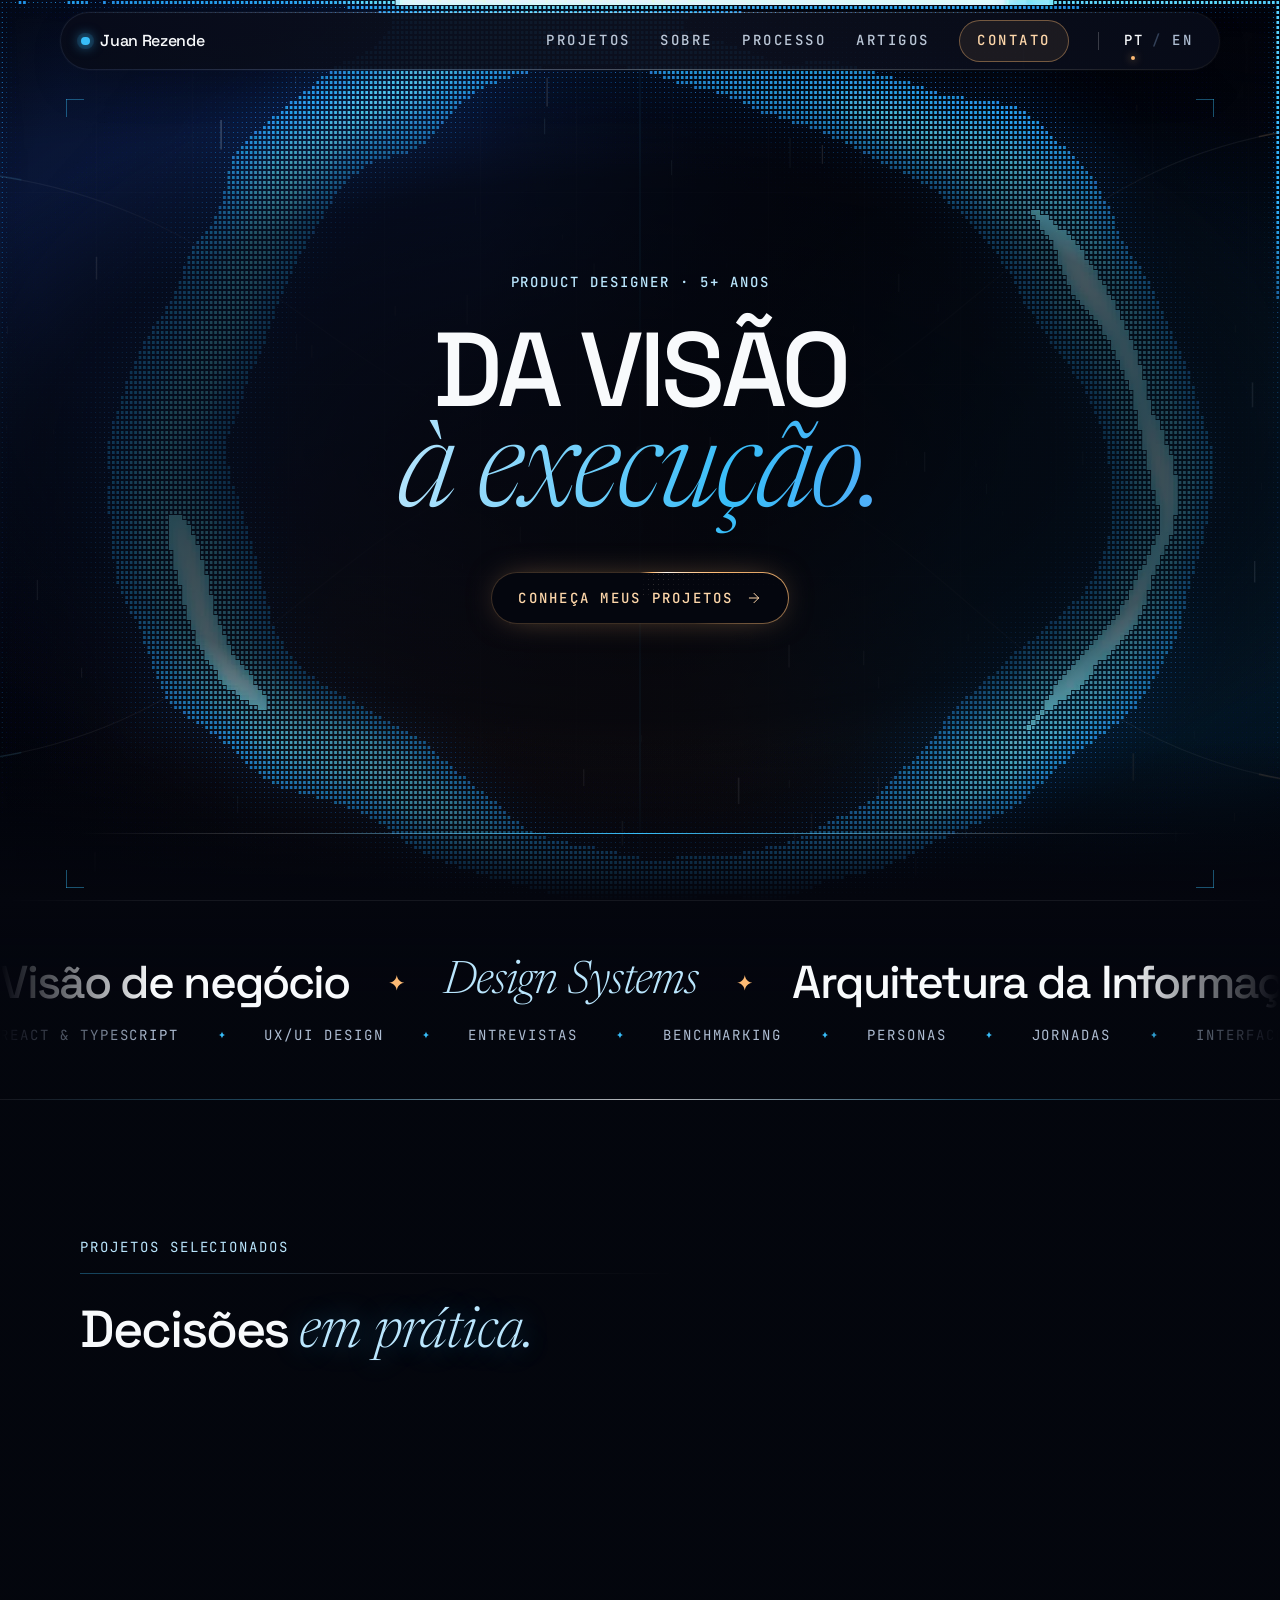
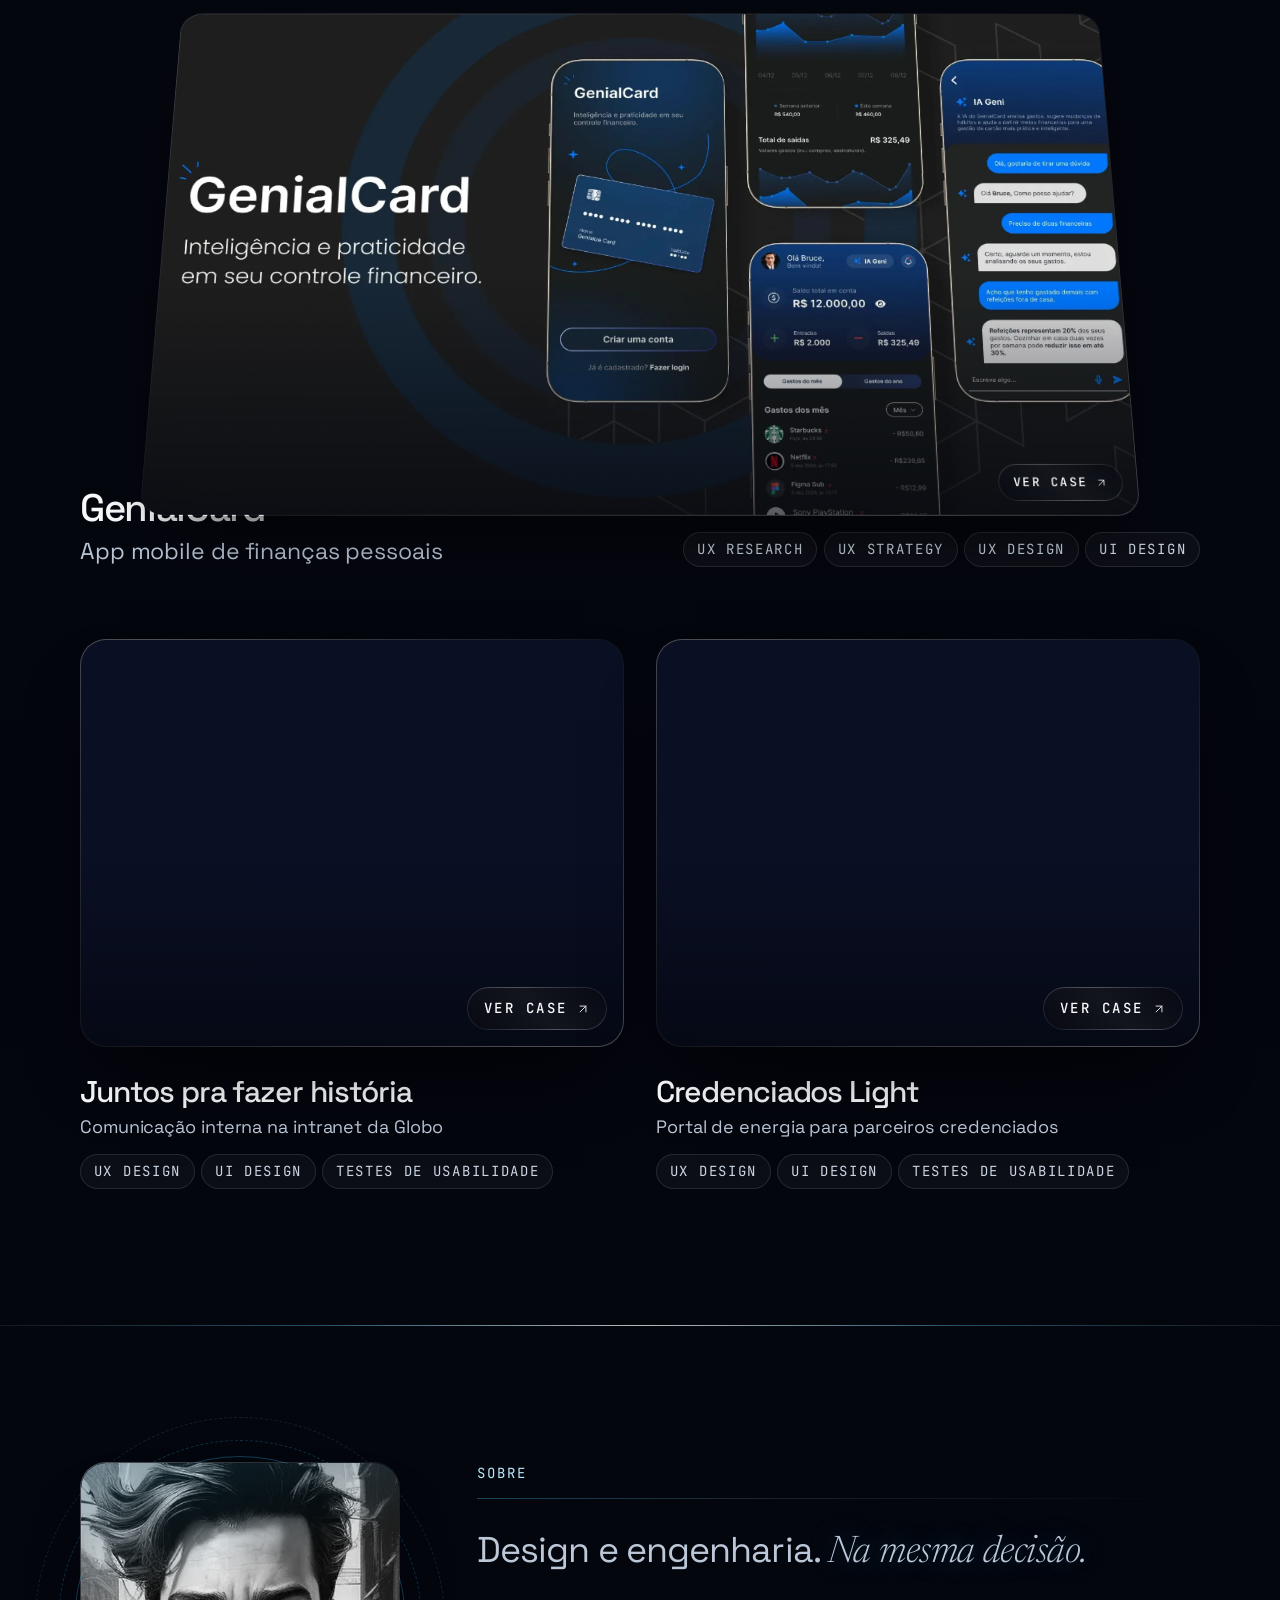
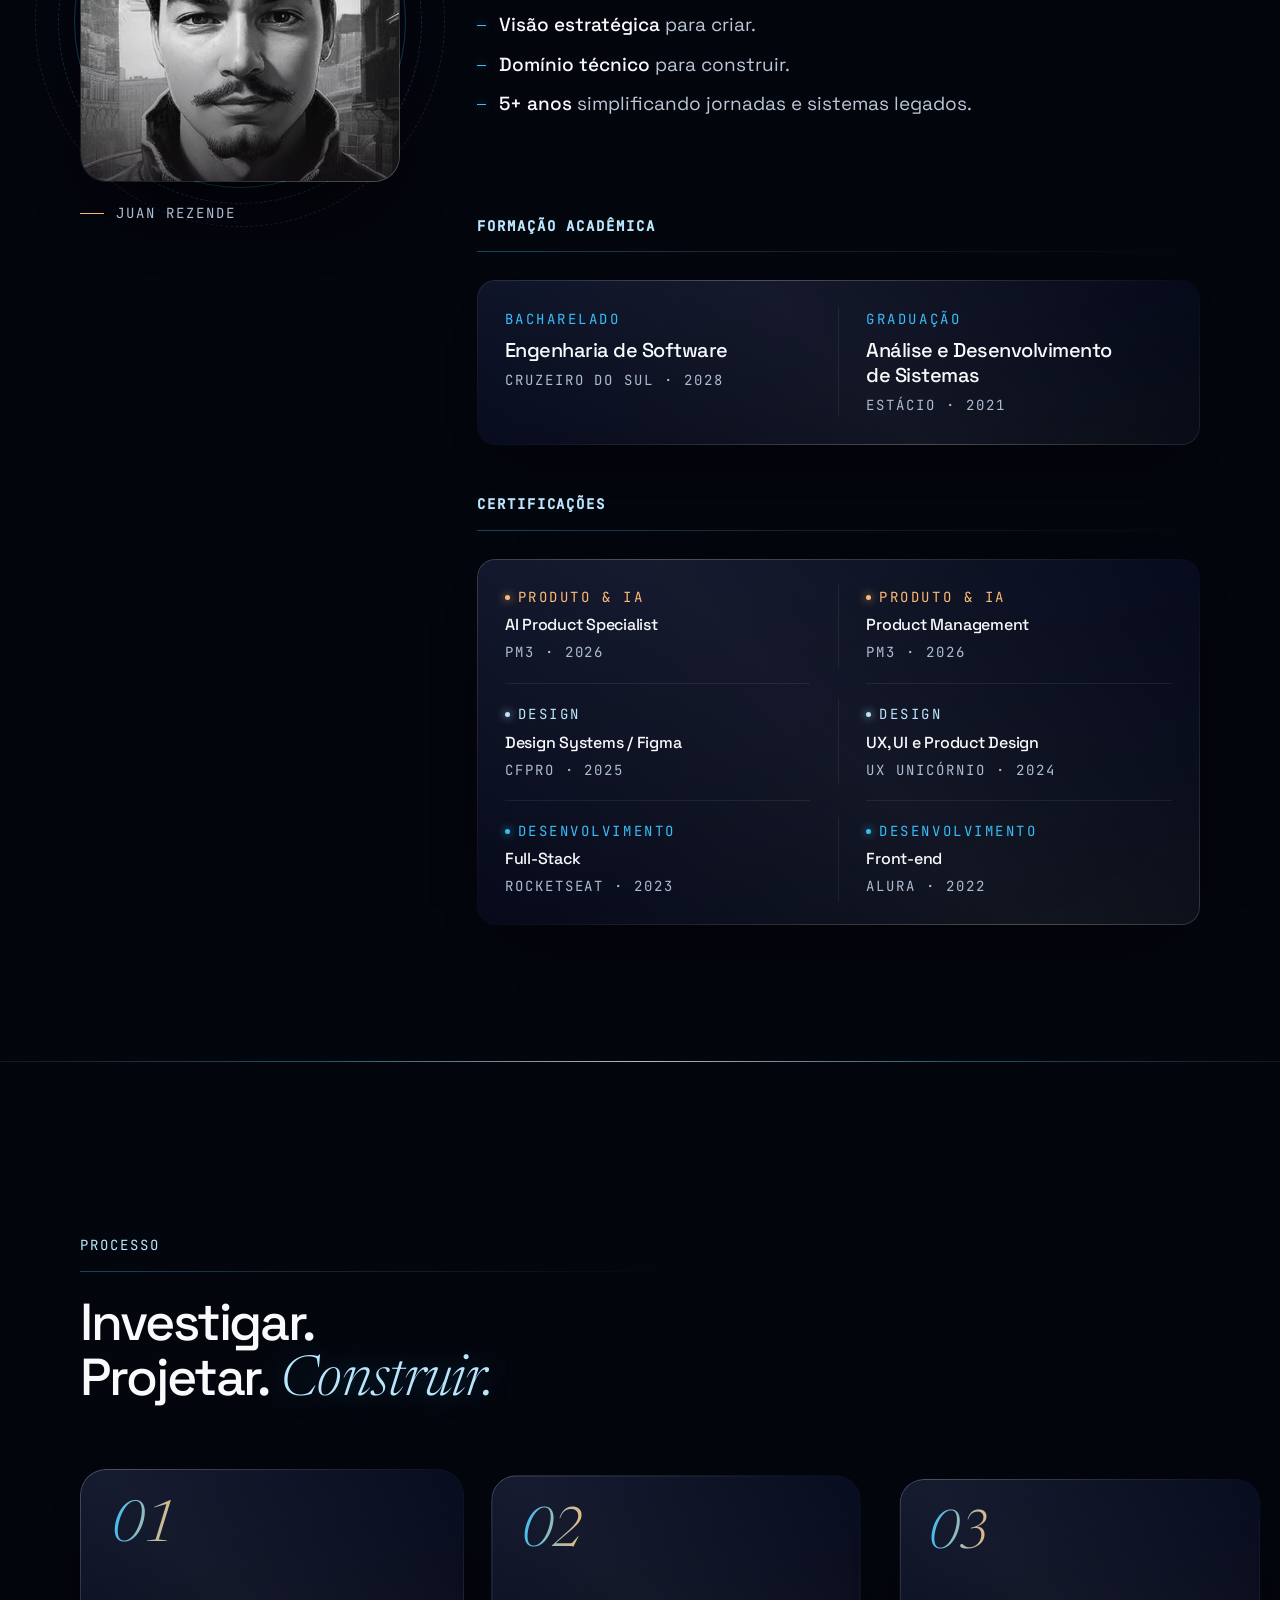
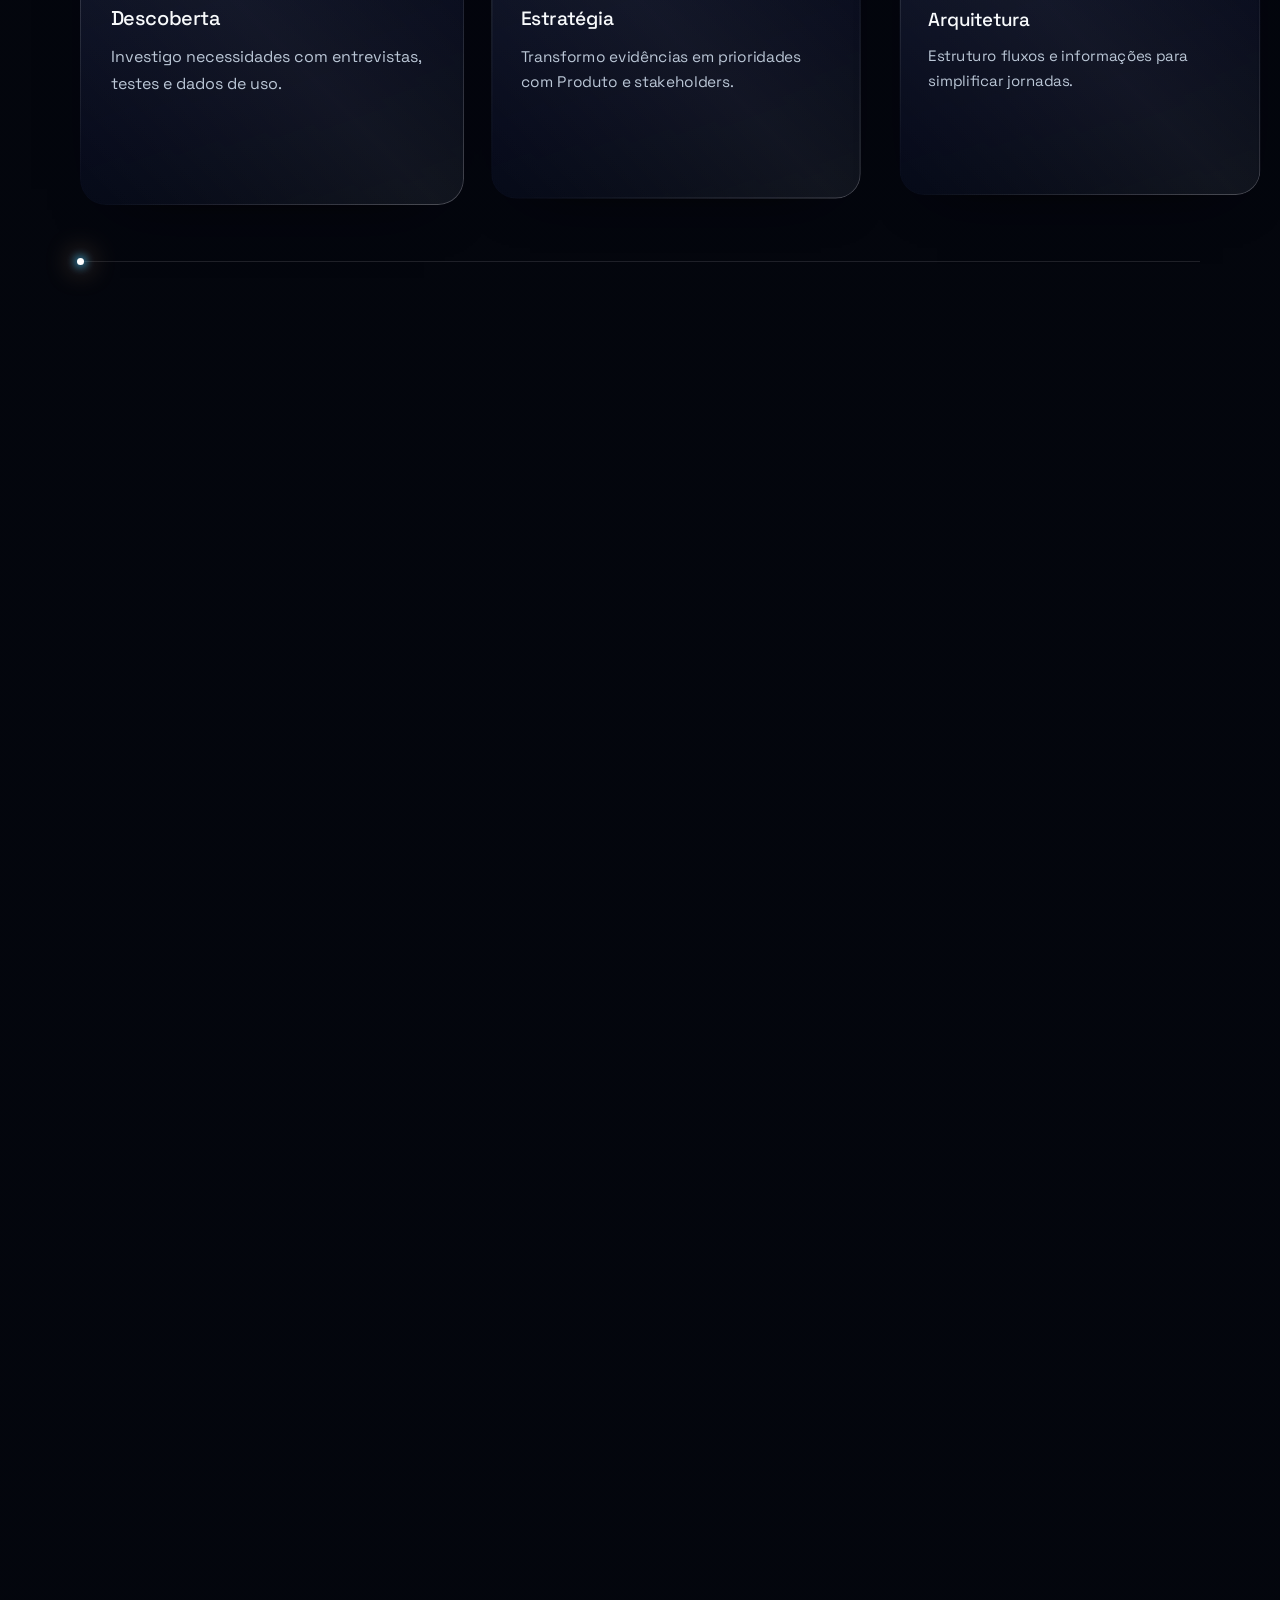
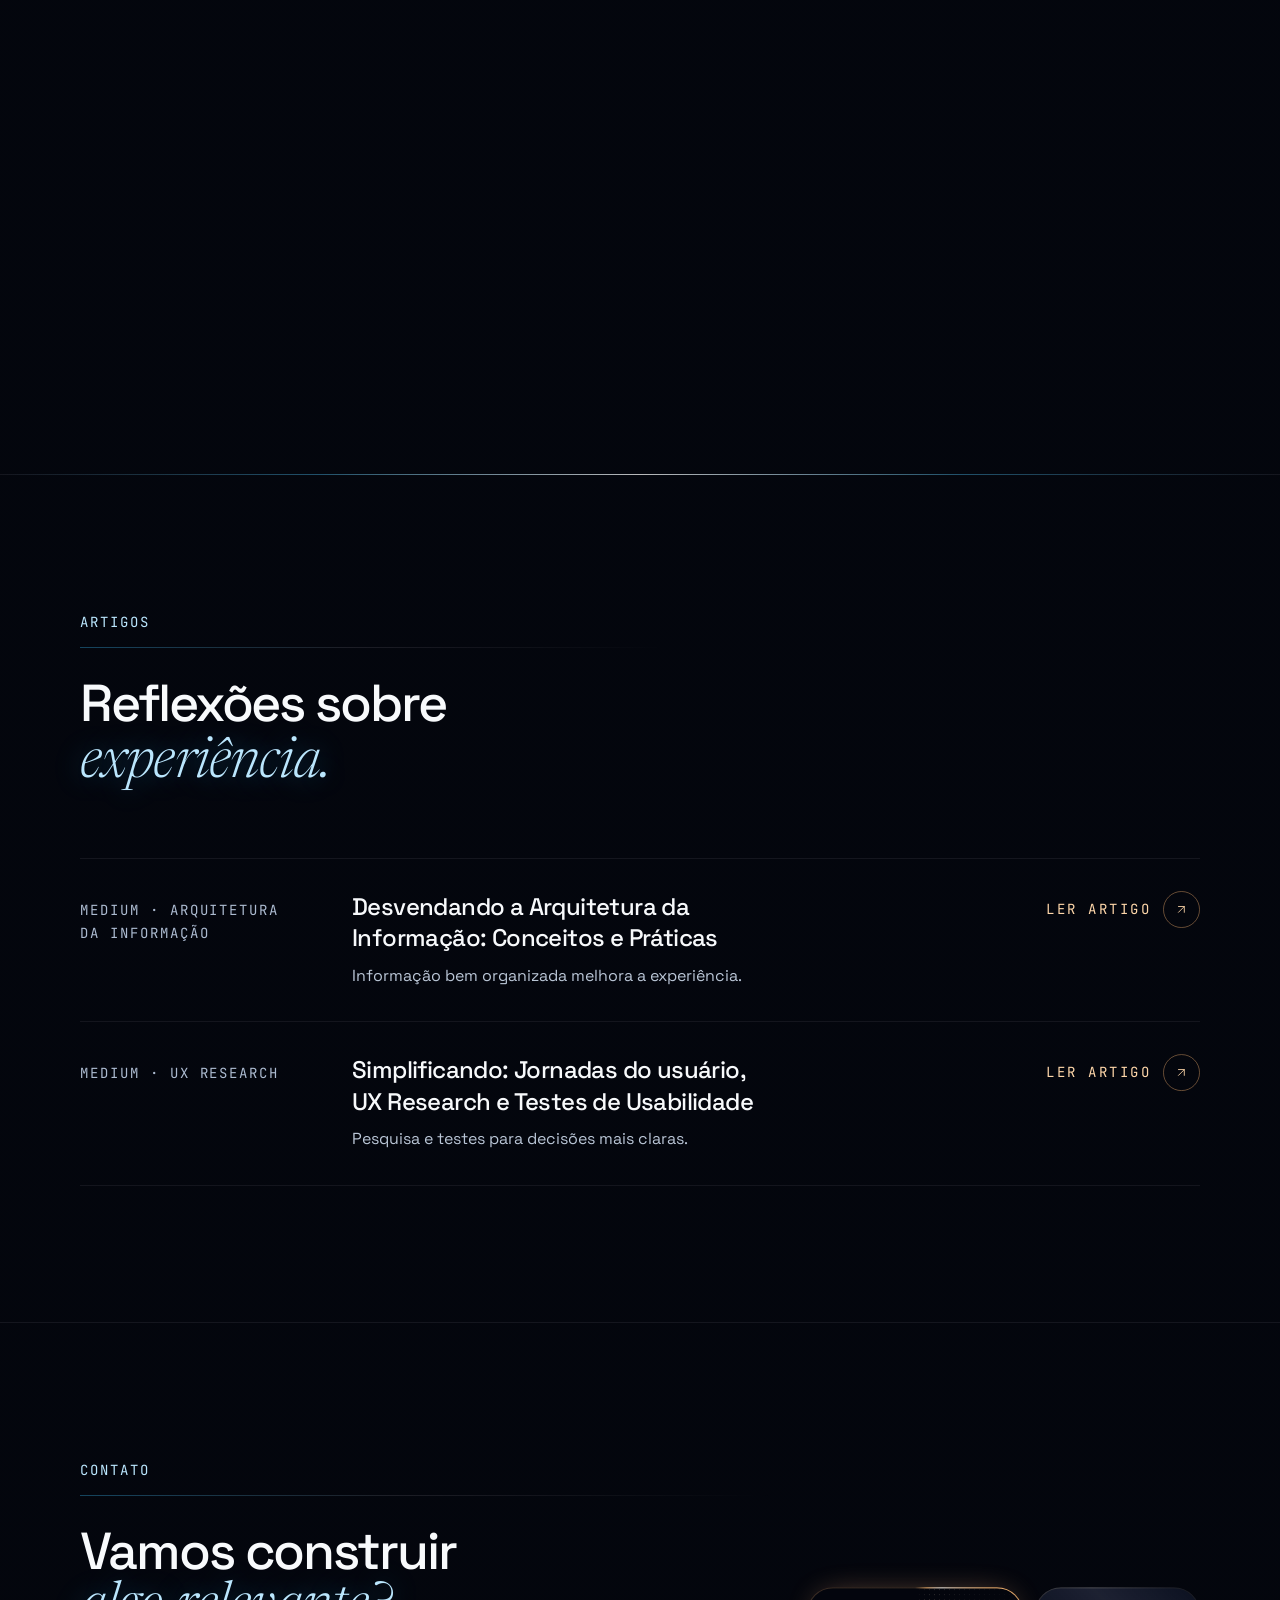
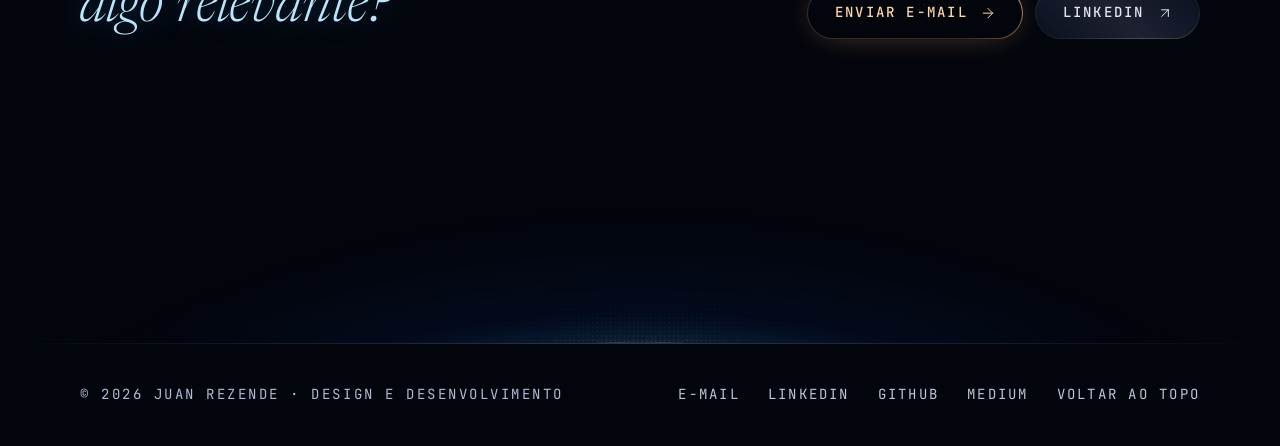
<file: index.html>
<!DOCTYPE html>
<!--
  Juan Rezende · portfolio (single page, works straight from file://)
  After editing this file, run  python tools/build-cases.py  (it makes each case's page: genialcard/index.html…)

  Where things live
    index.html ............ content: header, HOME (hero, projetos, sobre + formação, processo, artigos,
                            contato), CASES (genialcard, globo, light), footer. Search the ══ comments.
    assets/css/01…14 ....... styles, one file per area, loaded in numeric order (the cascade depends on it)
    assets/js/main.js ...... routing, animations and interactions (contents listed at its top)
    assets/js/effects/ ..... cosmos.js (starfield) and wave.js (LED wave), used by main.js
    assets/vendor/ ......... GSAP + ScrollTrigger
    assets/img/ ............ images, by project
  More detail: ESTRUTURA.md
-->
<html lang="pt-BR">
<head>
<meta charset="UTF-8">
<meta name="viewport" content="width=device-width, initial-scale=1.0">
<!-- ══════════ SEO · the site address (https://juanrezende.com) appears here, in the JSON-LD below, robots.txt, sitemap.xml and CNAME:
     if it ever changes, replace it in all of them (see ESTRUTURA.md › SEO) ══════════ -->
<title>Juan Rezende | Product Designer · UX/UI · Front-end · IA</title>
<meta name="description" content="Discovery ao código: Product Design, UX/UI, Design Systems, front-end e IA aplicada. Veja os cases para Globo, Light e mais.">
<meta name="author" content="Juan Rezende">
<meta name="robots" content="index, follow, max-image-preview:large">
<link rel="canonical" href="https://juanrezende.com/">
<meta name="theme-color" content="#04060e">
<meta property="og:type" content="profile">
<meta property="og:locale" content="pt_BR">
<meta property="og:site_name" content="Juan Rezende">
<meta property="og:url" content="https://juanrezende.com/">
<meta property="og:title" content="Juan Rezende | Product Designer · UX/UI · Front-end · IA">
<meta property="og:description" content="Discovery ao código: Product Design, UX/UI, Design Systems, front-end e IA aplicada. Veja os cases para Globo, Light e mais.">
<meta property="og:image" content="https://juanrezende.com/assets/img/seo/og-image.jpg">
<meta property="og:image:width" content="1200">
<meta property="og:image:height" content="630">
<meta property="og:image:alt" content="Juan Rezende, Product Designer. Do discovery ao código.">
<meta property="profile:first_name" content="Juan">
<meta property="profile:last_name" content="Rezende">
<meta name="twitter:card" content="summary_large_image">
<meta name="twitter:title" content="Juan Rezende | Product Designer · UX/UI · Front-end · IA">
<meta name="twitter:description" content="Discovery ao código: Product Design, UX/UI, Design Systems, front-end e IA aplicada. Veja os cases para Globo, Light e mais.">
<meta name="twitter:image" content="https://juanrezende.com/assets/img/seo/og-image.jpg">
<!-- small sizes use a smooth ring, 96px and up the hero's LED ring -->
<link rel="icon" href="favicon.ico" sizes="48x48">
<link rel="icon" href="assets/img/seo/favicon-32.png" type="image/png" sizes="32x32">
<link rel="icon" href="assets/img/seo/favicon-96.png" type="image/png" sizes="96x96">
<link rel="icon" href="assets/img/seo/favicon-192.png" type="image/png" sizes="192x192">
<link rel="apple-touch-icon" href="apple-touch-icon.png">
<!-- the three typefaces are served from this site (assets/fonts, SIL OFL), so visitors' browsers never contact Google -->
<link rel="stylesheet" href="assets/fonts/fonts.css">
<script>
  document.documentElement.classList.add('js');
  /* language: ?lang=, else the visitor's saved choice, else the browser's languages (Portuguese if any of them is, English
     otherwise; not saved, so it follows the browser until the switch is used). Crawlers render in en-US, so they always
     get the Portuguese the page is written in. The English copy is applied by assets/js/i18n.js at the end of the body;
     until then the page stays hidden (lang-pending, with a CSS failsafe in 02-base.css). */
  (function () {
    var d = document.documentElement, l = null, langs, bot;
    try {
      l = new URLSearchParams(location.search).get('lang');
      if (l === 'en' || l === 'pt') localStorage.setItem('jr-lang', l);
      else l = localStorage.getItem('jr-lang');
    } catch (e) {}
    if (l !== 'en' && l !== 'pt') {
      langs = navigator.languages && navigator.languages.length ? navigator.languages : [navigator.language || ''];
      bot = /bot|crawl|spider|slurp|lighthouse|headless/i.test(navigator.userAgent);
      l = bot || !langs[0] || langs.some(function (x) { return /^pt\b/i.test(x); }) ? 'pt' : 'en';
    }
    if (l === 'en') { d.lang = 'en'; d.classList.add('lang-pending'); }
  })();
  /* effects budget: without hardware graphics (WebGL missing or software-only) every blur and the WebGL aura fall on the CPU,
     so the page switches to lite mode before first paint (static aura image, no filters, fewer layers; see 14-motion.css).
     ?fx=lite or ?fx=full forces a mode for the session (headless test browsers are software-only, so they need ?fx=full). */
  (function () {
    var d = document.documentElement, fx = null, lite = false;
    try {
      var q = new URLSearchParams(location.search).get('fx');
      if (q === 'lite' || q === 'full') sessionStorage.setItem('jr-fx', q);
      fx = sessionStorage.getItem('jr-fx');
    } catch (e) {}
    if (fx) lite = fx === 'lite';
    else {
      try {
        var gl = document.createElement('canvas').getContext('webgl', { failIfMajorPerformanceCaveat: true });
        lite = !gl;
        /* a software rasterizer can still slip through when it was enabled by hand: catch it by name */
        if (gl) {
          var info = gl.getExtension('WEBGL_debug_renderer_info');
          var renderer = String(gl.getParameter(info ? info.UNMASKED_RENDERER_WEBGL : gl.RENDERER) || '');
          if (/swiftshader|llvmpipe|softpipe|software|basic render/i.test(renderer)) lite = true;
        }
        var lose = gl && gl.getExtension('WEBGL_lose_context');
        if (lose) lose.loseContext();
      } catch (e) { lite = true; }
      if (navigator.connection && navigator.connection.saveData) lite = true;
    }
    if (lite) d.classList.add('fx-lite');
  })();
  /* design-system catalog hook (only when this page is framed, e.g. by Bases/lumen-ds.html): the catalog owns the navbar, gets the reading
     progress, and can park this page as the live background of its Components view (hero scene only) */
  (function () {
    if (window.parent === window) return;
    var d = document.documentElement, y = 0, queued = false;
    d.classList.add('ds-embed');
    var send = function () {
      queued = false;
      var max = d.scrollHeight - innerHeight;
      try { parent.postMessage({ ds: 'scroll', p: max > 0 ? Math.min(1, scrollY / max) : 0 }, '*'); } catch (e) {}
    };
    addEventListener('scroll', function () { if (!queued) { queued = true; requestAnimationFrame(send); } }, { passive: true });
    addEventListener('message', function (e) {
      if (e.source !== window.parent || !e.data || !e.data.ds) return;
      if (e.data.ds === 'bg' && !d.classList.contains('ds-bg')) { y = scrollY; d.classList.add('ds-bg'); scrollTo(0, 0); }
      else if (e.data.ds === 'page' && d.classList.contains('ds-bg')) { d.classList.remove('ds-bg'); scrollTo(0, y); }
    });
  })();
</script>
<script type="application/ld+json">
{
  "@context": "https://schema.org",
  "@graph": [
    {
      "@type": "WebSite",
      "@id": "https://juanrezende.com/#site",
      "url": "https://juanrezende.com/",
      "name": "Juan Rezende",
      "inLanguage": "pt-BR",
      "publisher": { "@id": "https://juanrezende.com/#juan" }
    },
    {
      "@type": "ProfilePage",
      "@id": "https://juanrezende.com/#page",
      "url": "https://juanrezende.com/",
      "name": "Juan Rezende | Product Designer · UX/UI · Front-end · IA",
      "inLanguage": "pt-BR",
      "isPartOf": { "@id": "https://juanrezende.com/#site" },
      "mainEntity": { "@id": "https://juanrezende.com/#juan" },
      "primaryImageOfPage": "https://juanrezende.com/assets/img/seo/og-image.jpg",
      "hasPart": [
        { "@type": "CreativeWork", "name": "GenialCard", "url": "https://juanrezende.com/genialcard/", "about": "App mobile de finanças pessoais: UX Research, UX Strategy, UX e UI Design", "image": "https://juanrezende.com/assets/img/genialcard/capa-1024.webp", "creator": { "@id": "https://juanrezende.com/#juan" } },
        { "@type": "CreativeWork", "name": "Juntos pra fazer história · Globo", "url": "https://juanrezende.com/juntos-pra-fazer-historia/", "about": "Comunidade de cultura e pessoas na intranet da Globo: UX e UI Design", "image": "https://juanrezende.com/assets/img/globo/1-1024.webp", "creator": { "@id": "https://juanrezende.com/#juan" } },
        { "@type": "CreativeWork", "name": "Credenciados Light", "url": "https://juanrezende.com/credenciados-light/", "about": "Plataforma web responsiva para parceiros credenciados da Light: UX e UI Design", "image": "https://juanrezende.com/assets/img/light/2-1024.webp", "creator": { "@id": "https://juanrezende.com/#juan" } }
      ]
    },
    {
      "@type": "Person",
      "@id": "https://juanrezende.com/#juan",
      "name": "Juan Rezende",
      "url": "https://juanrezende.com/",
      "image": "https://juanrezende.com/assets/img/avatar/juan-500.webp",
      "jobTitle": "Product Designer",
      "description": "Product Designer que combina visão estratégica, experiência do usuário e desenvolvimento front-end para criar produtos digitais eficientes e viáveis, do discovery ao código.",
      "address": { "@type": "PostalAddress", "addressCountry": "BR" },
      "knowsLanguage": "pt-BR",
      "knowsAbout": [
        "Product Design", "UX Design", "UI Design", "UX Research", "UX Strategy", "Design Systems", "Figma",
        "Arquitetura da Informação", "Testes de usabilidade", "Prototipação", "Discovery de produto",
        "Desenvolvimento Front-end", "React", "TypeScript", "Design to Code",
        "Inteligência Artificial", "IA generativa", "AI Product Design", "Product Management"
      ],
      "alumniOf": [
        { "@type": "CollegeOrUniversity", "name": "Universidade Cruzeiro do Sul" },
        { "@type": "CollegeOrUniversity", "name": "Estácio" }
      ],
      "hasCredential": [
        { "@type": "EducationalOccupationalCredential", "name": "AI Product Specialist", "recognizedBy": { "@type": "Organization", "name": "PM3" } },
        { "@type": "EducationalOccupationalCredential", "name": "Product Management", "recognizedBy": { "@type": "Organization", "name": "PM3" } },
        { "@type": "EducationalOccupationalCredential", "name": "Design Systems / Figma", "recognizedBy": { "@type": "Organization", "name": "cfPRO" } },
        { "@type": "EducationalOccupationalCredential", "name": "UX, UI e Product Design", "recognizedBy": { "@type": "Organization", "name": "UX Unicórnio" } },
        { "@type": "EducationalOccupationalCredential", "name": "Full-Stack", "recognizedBy": { "@type": "Organization", "name": "Rocketseat" } },
        { "@type": "EducationalOccupationalCredential", "name": "Front-end", "recognizedBy": { "@type": "Organization", "name": "Alura" } }
      ],
      "sameAs": ["https://www.linkedin.com/in/juanrezende/", "https://github.com/JuanRezende", "https://medium.com/@juan.rezende"]
    }
  ]
}
</script>
<!-- Lumen stylesheet, split by section; order matters (see assets/css) -->
<link rel="stylesheet" href="assets/css/01-tokens.css">
<link rel="stylesheet" href="assets/css/02-base.css">
<link rel="stylesheet" href="assets/css/03-components.css">
<link rel="stylesheet" href="assets/css/04-atmosphere.css">
<link rel="stylesheet" href="assets/css/05-layout.css">
<link rel="stylesheet" href="assets/css/06-hero.css">
<link rel="stylesheet" href="assets/css/07-projects.css">
<link rel="stylesheet" href="assets/css/08-about.css">
<link rel="stylesheet" href="assets/css/09-process.css">
<link rel="stylesheet" href="assets/css/10-articles.css">
<link rel="stylesheet" href="assets/css/11-contact.css">
<link rel="stylesheet" href="assets/css/12-case.css">
<link rel="stylesheet" href="assets/css/13-overlays.css">
<link rel="stylesheet" href="assets/css/14-motion.css">
</head>
<body>
<a class="skip-link" href="#conteudo">Pular para o conteúdo</a>

<!-- icon sprite: shapes based on Lucide (https://lucide.dev), ISC License, Copyright (c) Lucide Contributors -->
<svg width="0" height="0" style="position:absolute" aria-hidden="true" focusable="false">
  <defs>
    <linearGradient id="trace-grad" x1="0" y1="1" x2="0" y2="0"><stop offset="0" stop-color="#fdba74"/><stop offset=".35" stop-color="#fed7aa"/><stop offset=".62" stop-color="#bae6fd"/><stop offset="1" stop-color="#38bdf8"/></linearGradient>
    <symbol id="i-arrow-right" viewBox="0 0 24 24"><path d="M5 12h14"/><path d="m12 5 7 7-7 7"/></symbol>
    <symbol id="i-arrow-left" viewBox="0 0 24 24"><path d="m12 19-7-7 7-7"/><path d="M19 12H5"/></symbol>
    <symbol id="i-arrow-up-right" viewBox="0 0 24 24"><path d="M7 7h10v10"/><path d="M7 17 17 7"/></symbol>
    <symbol id="i-chevron-down" viewBox="0 0 24 24"><path d="m6 9 6 6 6-6"/></symbol>
    <symbol id="i-star4" viewBox="0 0 24 24"><path d="M12 1.5c.7 5.9 4.6 9.8 10.5 10.5-5.9.7-9.8 4.6-10.5 10.5C11.3 16.6 7.4 12.7 1.5 12 7.4 11.3 11.3 7.4 12 1.5z"/></symbol>
    <symbol id="i-mail" viewBox="0 0 24 24"><rect width="20" height="16" x="2" y="4" rx="2"/><path d="m22 7-8.97 5.7a1.94 1.94 0 0 1-2.06 0L2 7"/></symbol>
    <symbol id="i-linkedin" viewBox="0 0 24 24"><path d="M16 8a6 6 0 0 1 6 6v7h-4v-7a2 2 0 0 0-2-2 2 2 0 0 0-2 2v7h-4v-7a6 6 0 0 1 6-6z"/><rect width="4" height="12" x="2" y="9"/><circle cx="4" cy="4" r="2"/></symbol>
    <symbol id="i-book-open" viewBox="0 0 24 24"><path d="M12 7v14"/><path d="M3 18a1 1 0 0 1-1-1V4a1 1 0 0 1 1-1h5a4 4 0 0 1 4 4 4 4 0 0 1 4-4h5a1 1 0 0 1 1 1v13a1 1 0 0 1-1 1h-6a3 3 0 0 0-3 3 3 3 0 0 0-3-3z"/></symbol>
    <symbol id="i-sparkles" viewBox="0 0 24 24"><path d="M9.937 15.5A2 2 0 0 0 8.5 14.063l-6.135-1.582a.5.5 0 0 1 0-.962L8.5 9.936A2 2 0 0 0 9.937 8.5l1.582-6.135a.5.5 0 0 1 .963 0L14.063 8.5A2 2 0 0 0 15.5 9.937l6.135 1.581a.5.5 0 0 1 0 .964L15.5 14.063a2 2 0 0 0-1.437 1.437l-1.582 6.135a.5.5 0 0 1-.963 0z"/><path d="M20 3v4"/><path d="M22 5h-4"/><path d="M4 17v2"/><path d="M5 18H3"/></symbol>
    <symbol id="i-check" viewBox="0 0 24 24"><path d="M20 6 9 17l-5-5"/></symbol>
    <symbol id="i-minus" viewBox="0 0 24 24"><path d="M5 12h14"/></symbol>
    <symbol id="i-x" viewBox="0 0 24 24"><path d="M18 6 6 18"/><path d="m6 6 12 12"/></symbol>
    <symbol id="i-menu" viewBox="0 0 24 24"><path d="M4 6h16"/><path d="M4 12h16"/><path d="M4 18h16"/></symbol>
    <symbol id="i-briefcase" viewBox="0 0 24 24"><path d="M16 20V4a2 2 0 0 0-2-2h-4a2 2 0 0 0-2 2v16"/><rect width="20" height="14" x="2" y="6" rx="2"/></symbol>
    <symbol id="i-route" viewBox="0 0 24 24"><circle cx="6" cy="19" r="3"/><path d="M9 19h8.5a3.5 3.5 0 0 0 0-7h-11a3.5 3.5 0 0 1 0-7H15"/><circle cx="18" cy="5" r="3"/></symbol>
    <symbol id="i-quote" viewBox="0 0 24 24"><path d="M16 3a2 2 0 0 0-2 2v6a2 2 0 0 0 2 2 1 1 0 0 1 1 1v1a2 2 0 0 1-2 2 1 1 0 0 0-1 1v2a1 1 0 0 0 1 1 6 6 0 0 0 6-6V5a2 2 0 0 0-2-2z"/><path d="M5 3a2 2 0 0 0-2 2v6a2 2 0 0 0 2 2 1 1 0 0 1 1 1v1a2 2 0 0 1-2 2 1 1 0 0 0-1 1v2a1 1 0 0 0 1 1 6 6 0 0 0 6-6V5a2 2 0 0 0-2-2z"/></symbol>
    <symbol id="i-maximize" viewBox="0 0 24 24"><path d="M15 3h6v6"/><path d="m21 3-7 7"/><path d="m3 21 7-7"/><path d="M9 21H3v-6"/></symbol>
    <symbol id="i-search" viewBox="0 0 24 24"><circle cx="11" cy="11" r="8"/><path d="m21 21-4.3-4.3"/></symbol>
    <symbol id="i-component" viewBox="0 0 24 24"><path d="M15.536 11.293a1 1 0 0 0 0 1.414l2.376 2.377a1 1 0 0 0 1.414 0l2.377-2.377a1 1 0 0 0 0-1.414l-2.377-2.377a1 1 0 0 0-1.414 0z"/><path d="M2.297 11.293a1 1 0 0 0 0 1.414l2.377 2.377a1 1 0 0 0 1.414 0l2.377-2.377a1 1 0 0 0 0-1.414L6.088 8.916a1 1 0 0 0-1.414 0z"/><path d="M8.916 17.912a1 1 0 0 0 0 1.415l2.377 2.376a1 1 0 0 0 1.414 0l2.377-2.376a1 1 0 0 0 0-1.415l-2.377-2.376a1 1 0 0 0-1.414 0z"/><path d="M8.916 4.674a1 1 0 0 0 0 1.414l2.377 2.376a1 1 0 0 0 1.414 0l2.377-2.376a1 1 0 0 0 0-1.414l-2.377-2.377a1 1 0 0 0-1.414 0z"/></symbol>
    <symbol id="i-pen-tool" viewBox="0 0 24 24"><path d="M15.707 21.293a1 1 0 0 1-1.414 0l-1.586-1.586a1 1 0 0 1 0-1.414l5.586-5.586a1 1 0 0 1 1.414 0l1.586 1.586a1 1 0 0 1 0 1.414z"/><path d="m18 13-1.375-6.874a1 1 0 0 0-.746-.776L3.235 2.028a1 1 0 0 0-1.207 1.207L5.35 15.879a1 1 0 0 0 .776.746L13 18"/><path d="m2.3 2.3 7.286 7.286"/><circle cx="11" cy="11" r="2"/></symbol>
    <symbol id="i-code" viewBox="0 0 24 24"><path d="m16 18 6-6-6-6"/><path d="m8 6-6 6 6 6"/></symbol>
    <symbol id="i-heart" viewBox="0 0 24 24"><path d="M19 14c1.49-1.46 3-3.21 3-5.5A5.5 5.5 0 0 0 16.5 3c-1.76 0-3 .5-4.5 2-1.5-1.5-2.74-2-4.5-2A5.5 5.5 0 0 0 2 8.5c0 2.3 1.5 4.05 3 5.5l7 7Z"/></symbol>
    <symbol id="i-target" viewBox="0 0 24 24"><circle cx="12" cy="12" r="10"/><circle cx="12" cy="12" r="6"/><circle cx="12" cy="12" r="2"/></symbol>
    <symbol id="i-lightbulb" viewBox="0 0 24 24"><path d="M15 14c.2-1 .7-1.7 1.5-2.5 1-.9 1.5-2.2 1.5-3.5A6 6 0 0 0 6 8c0 1 .2 2.2 1.5 3.5.7.7 1.3 1.5 1.5 2.5"/><path d="M9 18h6"/><path d="M10 22h4"/></symbol>
    <symbol id="i-flask" viewBox="0 0 24 24"><path d="M10 2v7.527a2 2 0 0 1-.211.896L4.72 20.55a1 1 0 0 0 .9 1.45h12.76a1 1 0 0 0 .9-1.45l-5.069-10.127A2 2 0 0 1 14 9.527V2"/><path d="M8.5 2h7"/><path d="M7 16h10"/></symbol>
    <symbol id="i-circle-check" viewBox="0 0 24 24"><circle cx="12" cy="12" r="10"/><path d="m9 12 2 2 4-4"/></symbol>
    <symbol id="i-circle-help" viewBox="0 0 24 24"><circle cx="12" cy="12" r="10"/><path d="M9.09 9a3 3 0 0 1 5.83 1c0 2-3 3-3 3"/><path d="M12 17h.01"/></symbol>
    <symbol id="i-play" viewBox="0 0 24 24"><path d="M6 3 20 12 6 21 6 3z"/></symbol>
    <symbol id="i-calendar" viewBox="0 0 24 24"><path d="M8 2v4"/><path d="M16 2v4"/><rect width="18" height="18" x="3" y="4" rx="2"/><path d="M3 10h18"/></symbol>
    <symbol id="i-megaphone" viewBox="0 0 24 24"><path d="m3 11 18-5v12L3 14v-3z"/><path d="M11.6 16.8a3 3 0 1 1-5.8-1.6"/></symbol>
    <symbol id="i-newspaper" viewBox="0 0 24 24"><path d="M4 22h16a2 2 0 0 0 2-2V4a2 2 0 0 0-2-2H8a2 2 0 0 0-2 2v16a2 2 0 0 1-2 2Zm0 0a2 2 0 0 1-2-2v-9c0-1.1.9-2 2-2h2"/><path d="M18 14h-8"/><path d="M15 18h-5"/><path d="M10 6h8v4h-8V6Z"/></symbol>
    <symbol id="i-graduation" viewBox="0 0 24 24"><path d="M21.42 10.922a1 1 0 0 0-.019-1.838L12.83 5.18a2 2 0 0 0-1.66 0L2.6 9.08a1 1 0 0 0 0 1.832l8.57 3.908a2 2 0 0 0 1.66 0z"/><path d="M22 10v6"/><path d="M6 12.5V16a6 3 0 0 0 12 0v-3.5"/></symbol>
    <symbol id="i-chart" viewBox="0 0 24 24"><path d="M3 3v16a2 2 0 0 0 2 2h16"/><path d="M18 17V9"/><path d="M13 17V5"/><path d="M8 17v-3"/></symbol>
    <symbol id="i-shield" viewBox="0 0 24 24"><path d="M20 13c0 5-3.5 7.5-7.66 8.95a1 1 0 0 1-.67-.01C7.5 20.5 4 18 4 13V6a1 1 0 0 1 1-1c2 0 4.5-1.2 6.24-2.72a1.17 1.17 0 0 1 1.52 0C14.51 3.81 17 5 19 5a1 1 0 0 1 1 1z"/><path d="m9 12 2 2 4-4"/></symbol>
    <symbol id="i-store" viewBox="0 0 24 24"><path d="m2 7 4.41-4.41A2 2 0 0 1 7.83 2h8.34a2 2 0 0 1 1.42.59L22 7"/><path d="M4 12v8a2 2 0 0 0 2 2h12a2 2 0 0 0 2-2v-8"/><path d="M15 22v-4a2 2 0 0 0-2-2h-2a2 2 0 0 0-2 2v4"/><path d="M2 7h20"/></symbol>
    <symbol id="i-receipt" viewBox="0 0 24 24"><path d="M4 2v20l2-1 2 1 2-1 2 1 2-1 2 1 2-1 2 1V2l-2 1-2-1-2 1-2-1-2 1-2-1-2 1Z"/><path d="M16 8h-6a2 2 0 1 0 0 4h4a2 2 0 1 1 0 4H8"/><path d="M12 17.5v-11"/></symbol>
    <symbol id="i-calculator" viewBox="0 0 24 24"><rect width="16" height="20" x="4" y="2" rx="2"/><path d="M8 6h8"/><path d="M16 14v4"/><path d="M16 10h.01"/><path d="M12 10h.01"/><path d="M8 10h.01"/><path d="M12 14h.01"/><path d="M8 14h.01"/><path d="M12 18h.01"/><path d="M8 18h.01"/></symbol>
    <symbol id="i-zap" viewBox="0 0 24 24"><path d="M4 14a1 1 0 0 1-.78-1.63l9.9-10.2a.5.5 0 0 1 .86.46l-1.92 6.02A1 1 0 0 0 13 10h7a1 1 0 0 1 .78 1.63l-9.9 10.2a.5.5 0 0 1-.86-.46l1.92-6.02A1 1 0 0 0 11 14z"/></symbol>
    <symbol id="i-list-checks" viewBox="0 0 24 24"><path d="m3 17 2 2 4-4"/><path d="m3 7 2 2 4-4"/><path d="M13 6h8"/><path d="M13 12h8"/><path d="M13 18h8"/></symbol>
    <symbol id="i-devices" viewBox="0 0 24 24"><path d="M18 8V6a2 2 0 0 0-2-2H4a2 2 0 0 0-2 2v7a2 2 0 0 0 2 2h8"/><path d="M10 19v-3.96 3.15"/><path d="M7 19h5"/><rect width="6" height="10" x="16" y="12" rx="2"/></symbol>
  </defs>
</svg>

<!-- ══════════ TITLE-CARD TRANSITION ══════════ -->
<div class="curtain" id="curtain" aria-hidden="true">
  <canvas class="curtain__warp"></canvas>
  <p class="curtain__label"></p>
  <p class="curtain__title"></p>
  <span class="curtain__line"></span>
</div>

<!-- ══════════ ATMOSPHERE (nebula, starfield, vignette, grain) ══════════ -->
<div class="atmos" aria-hidden="true">
  <div class="atmos__layer"><div class="blob blob--1"></div><div class="blob blob--2"></div><div class="blob blob--3"></div></div>
  <canvas class="cosmos" id="cosmos"></canvas>
  <div class="atmos__grid"></div>
  <div class="atmos__dust"><div class="dust dust--1"></div><div class="dust dust--2"></div><div class="dust dust--3"></div><div class="dust dust--4"></div></div>
  <div class="atmos__vignette"></div>
  <div class="cursor-glow"></div>
</div>
<div class="grain" aria-hidden="true"></div>

<!-- ══════════ HEADER ══════════ -->
<header class="site-header" id="site-header">
  <nav class="nav" aria-label="Principal">
    <a class="brand" href="#inicio" aria-label="Juan Rezende, ir para o início">Juan Rezende</a>
    <div class="nav__group">
      <a class="nav-link" href="#projetos" data-nav="projetos">Projetos</a>
      <a class="nav-link" href="#sobre" data-nav="sobre">Sobre</a>
      <a class="nav-link" href="#processo" data-nav="processo">Processo</a>
      <a class="nav-link" href="#artigos" data-nav="artigos">Artigos</a>
      <a class="nav__cta" href="#contato">Contato</a>
      <div class="lang-switch" role="group" aria-label="Idioma"><a href="?lang=pt" data-lang="pt" lang="pt-BR" hreflang="pt-BR" aria-label="Português">PT</a><span class="lang-switch__sep" aria-hidden="true">/</span><a href="?lang=en" data-lang="en" lang="en" hreflang="en" aria-label="English">EN</a></div>
    </div>
    <a class="nav__cta nav__cta--bar" href="#contato">Contato</a>
    <button class="menu-btn" type="button" aria-controls="mobile-menu" aria-expanded="false" aria-label="Abrir menu"><svg class="icon" aria-hidden="true"><use href="#i-menu"/></svg></button>
  </nav>
  <div class="progress" aria-hidden="true"><span id="scroll-progress"></span></div>
</header>

<div class="mobile-menu" id="mobile-menu" inert>
  <a href="#projetos"><span>01</span>Projetos</a>
  <a href="#sobre"><span>02</span>Sobre</a>
  <a href="#processo"><span>03</span>Processo</a>
  <a href="#artigos"><span>04</span>Artigos</a>
  <a href="#contato"><span>05</span>Contato</a>
  <div class="lang-switch lang-switch--menu" role="group" aria-label="Idioma"><a href="?lang=pt" data-lang="pt" lang="pt-BR" hreflang="pt-BR" aria-label="Português">PT</a><span class="lang-switch__sep" aria-hidden="true">/</span><a href="?lang=en" data-lang="en" lang="en" hreflang="en" aria-label="English">EN</a></div>
  <p class="mobile-menu__foot">Estratégia · Design · Código</p>
</div>

<main id="conteudo" tabindex="-1">

<!-- ═══════════════════════════════ HOME ═══════════════════════════════ -->
<div class="view" id="view-home">

  <!-- ══════════ HERO ══════════ -->
  <section class="hero" id="inicio" aria-labelledby="hero-title">
    <div class="hero__stage" aria-hidden="true">
      <canvas class="hero__gl"></canvas>
      <svg class="hero__beams" viewBox="0 0 1200 800" preserveAspectRatio="xMidYMid slice">
        <defs>
          <linearGradient id="beam-grad" gradientUnits="userSpaceOnUse" x1="0" y1="0" x2="1200" y2="0">
            <stop offset="0" stop-color="#38bdf8" stop-opacity=".15"/><stop offset=".42" stop-color="#bae6fd"/><stop offset=".5" stop-color="#ffffff"/><stop offset=".58" stop-color="#fed7aa"/><stop offset="1" stop-color="#fdba74" stop-opacity=".15"/>
          </linearGradient>
        </defs>
        <g class="rails">
          <path class="rail" d="M -60 150 C 280 150, 320 400, 600 400"/>
          <path class="rail" d="M -60 680 C 280 680, 320 400, 600 400"/>
          <path class="rail" d="M 1260 110 C 920 110, 880 400, 600 400"/>
          <path class="rail" d="M 1260 700 C 920 700, 880 400, 600 400"/>
        </g>
        <g class="rays">
          <path class="ray" d="M -60 150 C 280 150, 320 400, 600 400"/>
          <path class="ray" d="M 1260 700 C 920 700, 880 400, 600 400"/>
          <path class="ray" d="M -60 680 C 280 680, 320 400, 600 400"/>
          <path class="ray" d="M 1260 110 C 920 110, 880 400, 600 400"/>
        </g>
      </svg>
      <div class="hero__bloom"></div>
      <div class="hero__laser"><span class="l1"></span><span class="l2"></span><span class="l3"></span><span class="core"></span></div>
      <div class="hero__flare"></div>
    </div>
    <div class="hero__scrim" aria-hidden="true"></div>
    <div class="hero__fade" aria-hidden="true"></div>
    <div class="container hero__inner">
      <div class="hero__frame" aria-hidden="true"></div>
      <div class="hero__main">
        <p class="hero__promise">Product Designer · 5+ anos</p>
        <h1 class="display" id="hero-title"><span class="sr-only">Juan Rezende, Product Designer: </span><span class="hero__line"><span>Da visão</span></span> <span class="hero__line"><em>à execução.</em></span></h1>
        <div class="btn-row hero__cta">
          <a class="btn btn--fill" href="#projetos">Conheça meus projetos<svg class="icon" aria-hidden="true"><use href="#i-arrow-right"/></svg></a>
        </div>
      </div>
      <div class="hero__band">
        <span class="hero__horizon" aria-hidden="true"></span>
      </div>
    </div>
  </section>

  <div class="home-content">
    <!-- ══════════ TICKER (decorative: the disciplines already listed on the page, run as end credits) ══════════ -->
    <div class="ticker" aria-hidden="true">
      <div class="ticker__row"><div class="ticker__track">
        <span>Visão de negócio</span><svg class="ticker__star"><use href="#i-star4"/></svg><em>Design Systems</em><svg class="ticker__star"><use href="#i-star4"/></svg>
        <span>Arquitetura da Informação</span><svg class="ticker__star"><use href="#i-star4"/></svg><em>Experiência digital</em><svg class="ticker__star"><use href="#i-star4"/></svg>
        <span>Testes de usabilidade</span><svg class="ticker__star"><use href="#i-star4"/></svg><em>UX Strategy</em><svg class="ticker__star"><use href="#i-star4"/></svg>
        <span>Desenvolvimento Front-end</span><svg class="ticker__star"><use href="#i-star4"/></svg><em>IA aplicada</em><svg class="ticker__star"><use href="#i-star4"/></svg>
      </div></div>
      <div class="ticker__row ticker__row--rev"><div class="ticker__track">
        <span>React &amp; TypeScript</span><svg class="ticker__star"><use href="#i-star4"/></svg><span>UX/UI Design</span><svg class="ticker__star"><use href="#i-star4"/></svg>
        <span>Entrevistas</span><svg class="ticker__star"><use href="#i-star4"/></svg><span>Benchmarking</span><svg class="ticker__star"><use href="#i-star4"/></svg>
        <span>Personas</span><svg class="ticker__star"><use href="#i-star4"/></svg><span>Jornadas</span><svg class="ticker__star"><use href="#i-star4"/></svg>
        <span>Interfaces escaláveis</span><svg class="ticker__star"><use href="#i-star4"/></svg><span>Implementação</span><svg class="ticker__star"><use href="#i-star4"/></svg>
        <span>Arquitetura e implementação</span><svg class="ticker__star"><use href="#i-star4"/></svg>
      </div></div>
    </div>

    <!-- ══════════ PROJETOS ══════════ -->
    <section class="section" id="projetos" aria-labelledby="projetos-title">
      <div class="container">
        <div class="section-head section-head--split">
          <div>
            <p class="eyebrow">Projetos selecionados</p>
            <h2 class="h2" id="projetos-title">Decisões <em>em prática.</em></h2>
          </div>
        </div>

        <div class="projects">
          <a class="proj proj--featured" href="/genialcard/">
            <div class="proj__ignite" data-ignite>
            <div class="proj__media">
              <div class="proj__clip">
                <div class="proj__parallax">
                  <img src="assets/img/genialcard/capa-1024.webp" srcset="assets/img/genialcard/capa-1024.webp 1024w, assets/img/genialcard/capa.webp 2048w" sizes="(min-width: 1024px) 70vw, 100vw" width="2048" height="1152" alt="Telas do app GenialCard: boas-vindas, gráficos de entradas e saídas, gastos do mês e chat com a IA Geni" decoding="sync" fetchpriority="high">
                </div>
              </div>
              <span class="proj__bar">Ver case<svg class="icon" aria-hidden="true"><use href="#i-arrow-up-right"/></svg></span>
              <svg class="proj__trace" aria-hidden="true"><path pathLength="1"/><path pathLength="1"/></svg>
            </div>
            </div>
            <div class="proj__body">
              <h3 class="proj__title">GenialCard <em>App mobile de finanças pessoais</em></h3>
              <ul class="tags"><li class="tag">UX Research</li><li class="tag">UX Strategy</li><li class="tag">UX Design</li><li class="tag">UI Design</li></ul>
            </div>
          </a>

          <a class="proj" href="/juntos-pra-fazer-historia/">
            <div class="proj__media">
              <div class="proj__clip">
                <div class="proj__parallax">
                  <img src="assets/img/globo/1-1024.webp" srcset="assets/img/globo/1-1024.webp 1024w, assets/img/globo/1.webp 2048w" sizes="(min-width: 900px) 45vw, 100vw" width="2048" height="1536" alt="Interfaces da comunidade Juntos pra fazer história na intranet da Globo" loading="lazy" decoding="async">
                </div>
              </div>
              <span class="proj__bar">Ver case<svg class="icon" aria-hidden="true"><use href="#i-arrow-up-right"/></svg></span>
            </div>
            <div class="proj__body">
              <h3 class="proj__title">Juntos pra fazer história <em>Comunicação interna na intranet da Globo</em></h3>
              <ul class="tags"><li class="tag">UX Design</li><li class="tag">UI Design</li><li class="tag">Testes de usabilidade</li></ul>
            </div>
          </a>

          <a class="proj" href="/credenciados-light/">
            <div class="proj__media">
              <div class="proj__clip">
                <div class="proj__parallax">
                  <img src="assets/img/light/2-1024.webp" srcset="assets/img/light/2-1024.webp 1024w, assets/img/light/2.webp 2048w" sizes="(min-width: 900px) 45vw, 100vw" width="2048" height="1536" alt="Telas mobile e desktop do portal Credenciados Light com serviços e acompanhamento" loading="lazy" decoding="async">
                </div>
              </div>
              <span class="proj__bar">Ver case<svg class="icon" aria-hidden="true"><use href="#i-arrow-up-right"/></svg></span>
            </div>
            <div class="proj__body">
              <h3 class="proj__title">Credenciados Light <em>Portal de energia para parceiros credenciados</em></h3>
              <ul class="tags"><li class="tag">UX Design</li><li class="tag">UI Design</li><li class="tag">Testes de usabilidade</li></ul>
            </div>
          </a>
        </div>
      </div>
    </section>

    <!-- ══════════ SOBRE ══════════ -->
    <section class="section" id="sobre" aria-labelledby="sobre-title">
      <div class="container about">
        <figure class="portrait" data-reveal>
          <div class="portrait__orbit" aria-hidden="true"><i></i><i></i><i></i></div>
          <div class="portrait__frame"><div class="portrait__clip"><img src="assets/img/avatar/juan-500.webp" width="500" height="500" alt="Retrato de Juan Rezende" loading="lazy" decoding="async"></div></div>
          <figcaption>Juan Rezende</figcaption>
        </figure>
        <div>
          <p class="eyebrow"><span id="sobre-title">Sobre</span></p>
          <p class="statement">Design e engenharia. <em>Na mesma decisão.</em></p>
          <div class="about__text" data-reveal>
            <ul class="about__points"><li><b>Visão estratégica</b> para criar.</li><li><b>Domínio técnico</b> para construir.</li><li><b>5+ anos</b> simplificando jornadas e sistemas legados.</li></ul>
          </div>

          <!-- FORMAÇÃO: the story continues in the same column, beside the portrait -->
          <div class="edu">
            <div class="edu__part">
              <h3 class="eyebrow" id="edu-degrees">Formação acadêmica</h3>
              <ul class="cap edu__degrees" aria-labelledby="edu-degrees" data-reveal>
                <li><span class="edu__kind">Bacharelado</span><b>Engenharia de Software</b><small>Cruzeiro do Sul · 2028</small></li>
                <li><span class="edu__kind">Graduação</span><b>Análise e Desenvolvimento de Sistemas</b><small>Estácio · 2021</small></li>
              </ul>
            </div>
            <div class="edu__part">
              <h3 class="eyebrow" id="edu-certs">Certificações</h3>
              <!-- one row per certificate, newest first; data-area: dev · des · pia. The panel and the count grow on their own. -->
              <ul class="cap edu__certs" aria-labelledby="edu-certs" data-reveal>
                <li><span class="edu__area" data-area="pia">Produto &amp; IA</span><b>AI Product Specialist</b><small>PM3 · 2026</small></li>
                <li><span class="edu__area" data-area="pia">Produto &amp; IA</span><b>Product Management</b><small>PM3 · 2026</small></li>
                <li><span class="edu__area" data-area="des">Design</span><b>Design Systems / Figma</b><small>cfPRO · 2025</small></li>
                <li><span class="edu__area" data-area="des">Design</span><b>UX, UI e Product Design</b><small>UX Unicórnio · 2024</small></li>
                <li><span class="edu__area" data-area="dev">Desenvolvimento</span><b>Full-Stack</b><small>Rocketseat · 2023</small></li>
                <li><span class="edu__area" data-area="dev">Desenvolvimento</span><b>Front-end</b><small>Alura · 2022</small></li>
              </ul>
            </div>
          </div>
        </div>
      </div>
    </section>

    <!-- ══════════ PROCESSO ══════════ -->
    <section class="section" id="processo" aria-labelledby="processo-title" style="padding-block:0">
      <div class="process__pin">
        <div class="container section-head section-head--split">
          <div>
            <p class="eyebrow">Processo</p>
            <h2 class="h2" id="processo-title">Investigar. Projetar. <em>Construir.</em></h2>
          </div>
        </div>

        <ol class="process__track" aria-label="Etapas do meu processo de produto e desenvolvimento">
          <li class="step"><span class="step__num">01</span><div><h3>Descoberta</h3><p>Investigo necessidades com entrevistas, testes e dados de uso.</p></div></li>
          <li class="step"><span class="step__num">02</span><div><h3>Estratégia</h3><p>Transformo evidências em prioridades com Produto e stakeholders.</p></div></li>
          <li class="step"><span class="step__num">03</span><div><h3>Arquitetura</h3><p>Estruturo fluxos e informações para simplificar jornadas.</p></div></li>
          <li class="step"><span class="step__num">04</span><div><h3>Design &amp; Validação</h3><p>Prototipo no Figma, aplico Design System e valido com usuários.</p></div></li>
          <li class="step"><span class="step__num">05</span><div><h3>Construção</h3><p>Desenvolvo interfaces e acompanho a implementação com Engenharia.</p></div></li>
        </ol>
        <p class="process__hint" aria-hidden="true">Arraste para o lado<svg class="icon"><use href="#i-arrow-right"/></svg></p>
        <div class="container"><div class="process__bar" aria-hidden="true"><span></span><i class="process__comet"></i></div></div>
      </div>
    </section>

    <!-- ══════════ ARTIGOS ══════════ -->
    <section class="section" id="artigos" aria-labelledby="artigos-title">
      <div class="container">
        <div class="section-head section-head--split">
          <div>
            <p class="eyebrow">Artigos</p>
            <h2 class="h2" id="artigos-title">Reflexões sobre <em>experiência.</em></h2>
          </div>
        </div>
        <div class="articles">
          <a class="article" href="https://medium.com/@juan.rezende/desvendando-a-arquitetura-da-informa%C3%A7%C3%A3o-conceitos-e-pr%C3%A1ticas-ab6edd15f87c" target="_blank" rel="noopener" data-reveal>
            <p class="article__src">Medium · Arquitetura da Informação</p>
            <div>
              <h3>Desvendando a Arquitetura da Informação: Conceitos e Práticas</h3>
              <p>Informação bem organizada melhora a experiência.</p>
            </div>
            <span class="article__go">Ler artigo<svg class="icon" aria-hidden="true"><use href="#i-arrow-up-right"/></svg></span>
          </a>
          <a class="article" href="https://medium.com/@juan.rezende/5-formas-de-integrar-jornadas-do-usu%C3%A1rio-ux-research-e-testes-de-usabilidade-1f15527021f8" target="_blank" rel="noopener" data-reveal>
            <p class="article__src">Medium · UX Research</p>
            <div>
              <h3>Simplificando: Jornadas do usuário, UX Research e Testes de Usabilidade</h3>
              <p>Pesquisa e testes para decisões mais claras.</p>
            </div>
            <span class="article__go">Ler artigo<svg class="icon" aria-hidden="true"><use href="#i-arrow-up-right"/></svg></span>
          </a>
        </div>
      </div>
    </section>

    <!-- ══════════ CONTATO ══════════ -->
    <section class="section contact-section" id="contato" aria-labelledby="contato-title">
      <div class="horizon" aria-hidden="true"><div class="horizon__planet"></div><canvas class="horizon__gl"></canvas><div class="horizon__sun"></div><div class="horizon__flare"></div></div>
      <div class="container contact">
        <div>
          <p class="eyebrow">Contato</p>
          <h2 class="h2" id="contato-title">Vamos construir <em>algo relevante?</em></h2>
        </div>
        <div class="btn-row" data-reveal>
          <a class="btn btn--fill" href="#contato" data-mail>Enviar e-mail<svg class="icon" aria-hidden="true"><use href="#i-arrow-right"/></svg></a>
          <a class="btn btn--ghost" href="https://www.linkedin.com/in/juanrezende/" target="_blank" rel="noopener">LinkedIn<svg class="icon" aria-hidden="true"><use href="#i-arrow-up-right"/></svg></a>
        </div>
      </div>
    </section>
  </div>
</div>

<!-- ═══════════════════════════════ CASES (/genialcard/, /juntos-pra-fazer-historia/, /credenciados-light/: see tools/build-cases.py) ═══════════════════════════════ -->
<div class="view" id="view-case" hidden>

  <!-- ══════════ CASE 01 · GENIALCARD ══════════ -->
  <article class="case" data-case="genialcard" data-title="GenialCard" hidden>
    <header class="case-hero">
      <div class="container">
        <nav class="crumbs case-el" aria-label="Você está aqui">
          <a href="#projetos"><svg class="icon" aria-hidden="true"><use href="#i-arrow-left"/></svg>Voltar</a>
          <span class="crumbs__sep" aria-hidden="true">/</span><a href="#inicio">Início</a>
          <span class="crumbs__sep" aria-hidden="true">/</span><a href="#projetos">Projetos</a>
          <span class="crumbs__sep" aria-hidden="true">/</span><span aria-current="page">GenialCard</span>
        </nav>
        <p class="spaced case-el">Case 01 · App mobile · Finanças</p>
        <h1 class="case-title case-el" tabindex="-1">GenialCard</h1>
        <p class="case-intro case-el">App mobile de finanças pessoais</p>
      </div>
      <div class="container">
        <div class="viewfinder">
          <button class="stage media__frame" type="button" data-zoom="assets/img/genialcard/capa.webp" data-caption="Telas do GenialCard: boas-vindas, gráficos de entradas e saídas, gastos do mês e conversa com a IA Geni" aria-label="Ampliar imagem de capa do projeto" aria-haspopup="dialog">
            <img src="assets/img/genialcard/capa-1024.webp" srcset="assets/img/genialcard/capa-1024.webp 1024w, assets/img/genialcard/capa.webp 2048w" sizes="(min-width: 1312px) 1250px, 100vw" width="2048" height="1152" alt="Telas do GenialCard: boas-vindas, gráficos de entradas e saídas, gastos do mês e conversa com a IA Geni" decoding="async">
            <span class="media__zoom" aria-hidden="true"><svg class="icon"><use href="#i-maximize"/></svg></span>
          </button>
        </div>
      </div>
      <!-- CASE BRIEF: the whole case in one screen (challenge, role, solution, delivery, key decisions + evidence).
           The summary carries challenge, solution, role and decisions; the sections below go deeper and do not repeat them. EVIDÊNCIA PENDENTE: Juan's individual part in the team, and what the
           9 usability tests found (results go in "Entrega" and in the stats only with proof, see ESTRUTURA.md). -->
      <div class="container">
        <section class="brief" aria-labelledby="genialcard-brief-title">
          <h2 class="brief__title" id="genialcard-brief-title">Resumo do case</h2>
          <ol class="brief__lines">
            <li class="brief__line brief__line--problem"><span class="brief__k">Desafio</span><span class="brief__v">Gastos <em class="hl">espalhados</em> em apps e faturas.</span></li>
            <li class="brief__line brief__line--proof"><span class="brief__k">Validação</span><span class="brief__v">46 pessoas na pesquisa e 9 nos testes.</span></li>
            <li class="brief__line brief__line--solution"><span class="brief__k">Solução</span><span class="brief__v">Cartões, limites e assinaturas <em class="hl">em um só app.</em></span></li>
          </ol>
          <dl class="brief__meta">
            <div><dt>Formato</dt><dd>Projeto em equipe</dd></div>
            <div><dt>Escopo</dt><dd><ul class="ficha__list"><li>UX Research</li><li>UX Strategy</li><li>UX Design</li><li>UI Design</li></ul></dd></div>
            <div><dt>Ferramentas</dt><dd><ul class="ficha__list"><li>Figma</li><li>Notion</li><li>Trello</li><li>Google Forms</li><li>Google Meet</li><li>Photoshop</li></ul></dd></div>
          </dl>
        </section>
      </div>
    </header>

    <div class="container case-body">
      <aside class="case-index" aria-label="Seções do case"><p>Neste case</p><ol data-index></ol></aside>
      <div class="case-content">

        <section class="csec" id="genialcard-cenario" data-label="Cenário">
          <p class="csec__kicker">01 · Cenário</p>
          <h2>Assinaturas no cartão. <em>Custos invisíveis.</em></h2>
          <div class="prose" data-reveal>
            <p>Um CEO pagava assinaturas da empresa no cartão pessoal e perdia a noção do custo recorrente.</p>
            <p>A pergunta: como as pessoas acompanham o que pagam todo mês?</p>
          </div>
        </section>

        <section class="csec" id="genialcard-processo" data-label="Processo">
          <p class="csec__kicker">02 · Processo</p>
          <h2>Hipóteses primeiro. <em>Evidências depois.</em></h2>
          <div class="prose" data-reveal>
            <p>Seguimos o <strong>Duplo Diamante</strong>: abrir o problema antes de fechar a solução.</p>
            <p>Cada decisão de interface partiu de um dado.</p>
          </div>
          <figure class="media" data-reveal>
            <button class="media__frame" type="button" data-zoom="assets/img/genialcard/duplo-diamante.webp" data-caption="Abordagem do Duplo Diamante" aria-label="Ampliar imagem: diagrama do Duplo Diamante">
              <img src="assets/img/genialcard/duplo-diamante-1024.webp" srcset="assets/img/genialcard/duplo-diamante-1024.webp 1024w, assets/img/genialcard/duplo-diamante.webp 2000w" sizes="(min-width: 1024px) 860px, 100vw" width="2000" height="866" alt="" loading="lazy" decoding="async">
              <span class="media__zoom" aria-hidden="true"><svg class="icon"><use href="#i-maximize"/></svg></span>
            </button>
            <figcaption>Descobrir, definir, desenvolver e entregar.</figcaption>
          </figure>
        </section>

        <section class="csec" id="genialcard-mercado" data-label="Mercado">
          <p class="csec__kicker">03 · Mercado</p>
          <h2>O crédito cresce. <em>A dívida também.</em></h2>
          <div class="grid-cards">
            <div class="data-card glass" data-reveal>
              <p class="data-card__num" data-count="212" data-suffix=" mi">212 mi</p>
              <p><strong>Mais cartões que habitantes.</strong> Em 2023, mais de 212 milhões de cartões em uso para 203,1 milhões de brasileiros.</p>
              <a class="source" href="https://noticias.r7.com/jr-na-tv/video/brasil-tem-mais-cartoes-de-credito-do-que-pessoas-aponta-relatorio-divulgado-pelo-banco-central-07062024/" target="_blank" rel="noopener">Fonte: R7 · Banco Central<svg class="icon" aria-hidden="true"><use href="#i-arrow-up-right"/></svg></a>
            </div>
            <div class="data-card glass" data-reveal>
              <p class="data-card__num" data-count="77" data-suffix="%">77%</p>
              <p><strong>dos lares brasileiros tinham dívidas.</strong> O cartão liderava; 30% tinham alguma dívida atrasada.</p>
              <a class="source" href="https://www.infomoney.com.br/economia/inadimplencia-alcanca-77-dos-lares-brasileiros-e-dividas-com-cartao-de-credito-lideram-diz-pesquisa/" target="_blank" rel="noopener">Fonte: InfoMoney · Raio X da Inadimplência<svg class="icon" aria-hidden="true"><use href="#i-arrow-up-right"/></svg></a>
            </div>
          </div>
          <ol class="trend" data-reveal aria-label="Pessoas que têm o cartão como principal fonte de dívida">
            <li><span class="trend__year">2021</span><span class="trend__val">49%</span></li>
            <li class="trend__arrow" aria-hidden="true"><svg class="icon"><use href="#i-arrow-right"/></svg></li>
            <li><span class="trend__year">2022</span><span class="trend__val">56%</span></li>
            <li class="trend__arrow" aria-hidden="true"><svg class="icon"><use href="#i-arrow-right"/></svg></li>
            <li><span class="trend__year">2023</span><span class="trend__val">60%</span></li>
            <li class="trend__caption">
              <span>Cartão de crédito como principal fonte de dívida.</span>
              <span>Fonte: “Raio X da Inadimplência Brasileira”, MFM Tecnologia e Instituto Locomotiva.</span>
            </li>
          </ol>
        </section>

        <section class="csec" id="genialcard-csd" data-label="Matriz CSD">
          <p class="csec__kicker">04 · Matriz CSD</p>
          <h2>O que sabíamos. <em>O que faltava testar.</em></h2>
          <div class="grid-cards">
            <div class="card glass" data-reveal>
              <svg class="icon card__icon" aria-hidden="true"><use href="#i-circle-check"/></svg>
              <h3>Certezas</h3>
              <ul>
                <li>Gerenciar vários cartões aumenta a complexidade</li>
                <li>A falta de controle favorece gastos desnecessários</li>
                <li>Pessoas usam mais de um cartão</li>
                <li>A maioria reconhece falhas no planejamento</li>
              </ul>
            </div>
            <div class="card glass" data-reveal>
              <svg class="icon card__icon" aria-hidden="true"><use href="#i-lightbulb"/></svg>
              <h3>Suposições</h3>
              <ul>
                <li>Organização financeira pode melhorar a rotina</li>
                <li>Apps bancários podem dificultar a leitura dos gastos</li>
                <li>Planilhas podem ser pouco utilizadas</li>
                <li>O cartão pode funcionar como extensão da renda</li>
              </ul>
            </div>
            <div class="card glass" data-reveal>
              <svg class="icon card__icon" aria-hidden="true"><use href="#i-circle-help"/></svg>
              <h3>Dúvidas</h3>
              <ul>
                <li>Falta de clareza contribui para o endividamento?</li>
                <li>O que dificulta acompanhar gastos?</li>
                <li>Onde buscam informação financeira?</li>
                <li>O que impede um planejamento consistente?</li>
              </ul>
            </div>
          </div>
        </section>

        <section class="csec" id="genialcard-pesquisa" data-label="Pesquisa">
          <p class="csec__kicker">05 · Pesquisa quantitativa</p>
          <h2>O cartão manda. <em>O controle, não.</em></h2>
          <div class="prose" data-reveal>
            <p>Hábitos de pagamento, controle de gastos e assinaturas.</p>
          </div>
          <ul class="research">
            <li data-reveal><span class="research__num" data-count="76" data-suffix="%">76%</span><p><strong>Não usam aplicativos</strong> para controlar gastos</p></li>
            <li data-reveal><span class="research__num" data-count="73" data-suffix="%">73%</span><p>Usam o <strong>cartão como principal meio de pagamento</strong></p></li>
            <li data-reveal><span class="research__num" data-count="72" data-suffix="%">72%</span><p>Usam o <strong>cartão de forma individual</strong></p></li>
            <li data-reveal><span class="research__num" data-count="60" data-suffix="%">60%</span><p>Têm dificuldade com <strong>vários cartões e limites</strong></p></li>
            <li data-reveal><span class="research__num" data-count="58" data-suffix="%">58%</span><p>Usam cartão em <strong>compras diárias, lazer e educação</strong></p></li>
            <li data-reveal><span class="research__num" data-count="53" data-suffix="%">53%</span><p><strong>Identificam-se com o gênero feminino</strong></p></li>
            <li data-reveal><span class="research__num" data-count="52" data-suffix="%">52%</span><p>Têm <strong>de 18 a 25 anos</strong></p></li>
            <li data-reveal><span class="research__num" data-count="43" data-suffix="%">43%</span><p>Pagam <strong>de 3 a 4 assinaturas</strong> no cartão</p></li>
          </ul>
          <div class="btn-row" style="margin-top:2rem" data-reveal>
            <button class="btn btn--outline btn--sm" type="button" data-zoom="assets/img/genialcard/resultados-pesquisa.webp" data-caption="Relatório da pesquisa quantitativa com 46 usuários de cartão de crédito">Ver relatório completo<svg class="icon" aria-hidden="true"><use href="#i-maximize"/></svg></button>
            <a class="btn btn--ghost btn--sm" href="https://forms.gle/GJyJJdMzHBrD1kpCA" target="_blank" rel="noopener">Formulário da pesquisa<svg class="icon" aria-hidden="true"><use href="#i-arrow-up-right"/></svg></a>
          </div>
        </section>

        <section class="csec" id="genialcard-benchmarking" data-label="Benchmarking">
          <p class="csec__kicker">06 · Benchmarking</p>
          <h2>O que já existe. <em>O que faltava.</em></h2>
          <div class="table-wrap" tabindex="0" role="region" aria-label="Tabela comparativa de competidores" data-reveal>
            <table>
              <thead><tr><th scope="col">Recursos</th><th scope="col">Monefy</th><th scope="col">Minhas Economias</th><th scope="col">Mobills</th><th scope="col">Organizze</th></tr></thead>
              <tbody>
                <tr><th scope="row">Acompanhamento de investimentos</th><td><span class="no"><svg class="icon" aria-hidden="true"><use href="#i-minus"/></svg><span class="sr-only">Não</span></span></td><td><span class="no"><svg class="icon" aria-hidden="true"><use href="#i-minus"/></svg><span class="sr-only">Não</span></span></td><td><span class="yes"><svg class="icon" aria-hidden="true"><use href="#i-check"/></svg><span class="sr-only">Sim</span></span></td><td><span class="no"><svg class="icon" aria-hidden="true"><use href="#i-minus"/></svg><span class="sr-only">Não</span></span></td></tr>
                <tr><th scope="row">Adição do cartão de crédito</th><td><span class="no"><svg class="icon" aria-hidden="true"><use href="#i-minus"/></svg><span class="sr-only">Não</span></span></td><td><span class="yes"><svg class="icon" aria-hidden="true"><use href="#i-check"/></svg><span class="sr-only">Sim</span></span></td><td><span class="yes"><svg class="icon" aria-hidden="true"><use href="#i-check"/></svg><span class="sr-only">Sim</span></span></td><td><span class="yes"><svg class="icon" aria-hidden="true"><use href="#i-check"/></svg><span class="sr-only">Sim</span></span></td></tr>
                <tr><th scope="row">Alerta de contas a pagar</th><td><span class="no"><svg class="icon" aria-hidden="true"><use href="#i-minus"/></svg><span class="sr-only">Não</span></span></td><td><span class="yes"><svg class="icon" aria-hidden="true"><use href="#i-check"/></svg><span class="sr-only">Sim</span></span></td><td><span class="yes"><svg class="icon" aria-hidden="true"><use href="#i-check"/></svg><span class="sr-only">Sim</span></span></td><td><span class="yes"><svg class="icon" aria-hidden="true"><use href="#i-check"/></svg><span class="sr-only">Sim</span></span></td></tr>
                <tr><th scope="row">Categorização de despesas</th><td><span class="yes"><svg class="icon" aria-hidden="true"><use href="#i-check"/></svg><span class="sr-only">Sim</span></span></td><td><span class="yes"><svg class="icon" aria-hidden="true"><use href="#i-check"/></svg><span class="sr-only">Sim</span></span></td><td><span class="yes"><svg class="icon" aria-hidden="true"><use href="#i-check"/></svg><span class="sr-only">Sim</span></span></td><td><span class="yes"><svg class="icon" aria-hidden="true"><use href="#i-check"/></svg><span class="sr-only">Sim</span></span></td></tr>
                <tr><th scope="row">Conteúdos de educação financeira</th><td><span class="no"><svg class="icon" aria-hidden="true"><use href="#i-minus"/></svg><span class="sr-only">Não</span></span></td><td><span class="yes"><svg class="icon" aria-hidden="true"><use href="#i-check"/></svg><span class="sr-only">Sim</span></span></td><td><span class="no"><svg class="icon" aria-hidden="true"><use href="#i-minus"/></svg><span class="sr-only">Não</span></span></td><td><span class="no"><svg class="icon" aria-hidden="true"><use href="#i-minus"/></svg><span class="sr-only">Não</span></span></td></tr>
                <tr><th scope="row">Definição de metas</th><td><span class="no"><svg class="icon" aria-hidden="true"><use href="#i-minus"/></svg><span class="sr-only">Não</span></span></td><td><span class="yes"><svg class="icon" aria-hidden="true"><use href="#i-check"/></svg><span class="sr-only">Sim</span></span></td><td><span class="yes"><svg class="icon" aria-hidden="true"><use href="#i-check"/></svg><span class="sr-only">Sim</span></span></td><td><span class="yes"><svg class="icon" aria-hidden="true"><use href="#i-check"/></svg><span class="sr-only">Sim</span></span></td></tr>
                <tr><th scope="row">Exportação de dados</th><td><span class="yes"><svg class="icon" aria-hidden="true"><use href="#i-check"/></svg><span class="sr-only">Sim</span></span></td><td><span class="yes"><svg class="icon" aria-hidden="true"><use href="#i-check"/></svg><span class="sr-only">Sim</span></span></td><td><span class="yes"><svg class="icon" aria-hidden="true"><use href="#i-check"/></svg><span class="sr-only">Sim</span></span></td><td><span class="yes"><svg class="icon" aria-hidden="true"><use href="#i-check"/></svg><span class="sr-only">Sim</span></span></td></tr>
                <tr><th scope="row">Gamificação</th><td><span class="no"><svg class="icon" aria-hidden="true"><use href="#i-minus"/></svg><span class="sr-only">Não</span></span></td><td><span class="no"><svg class="icon" aria-hidden="true"><use href="#i-minus"/></svg><span class="sr-only">Não</span></span></td><td><span class="yes"><svg class="icon" aria-hidden="true"><use href="#i-check"/></svg><span class="sr-only">Sim</span></span></td><td><span class="no"><svg class="icon" aria-hidden="true"><use href="#i-minus"/></svg><span class="sr-only">Não</span></span></td></tr>
                <tr><th scope="row">Integração com bancos</th><td><span class="no"><svg class="icon" aria-hidden="true"><use href="#i-minus"/></svg><span class="sr-only">Não</span></span></td><td><span class="yes"><svg class="icon" aria-hidden="true"><use href="#i-check"/></svg><span class="sr-only">Sim</span></span></td><td><span class="yes"><svg class="icon" aria-hidden="true"><use href="#i-check"/></svg><span class="sr-only">Sim</span></span></td><td><span class="yes"><svg class="icon" aria-hidden="true"><use href="#i-check"/></svg><span class="sr-only">Sim</span></span></td></tr>
                <tr><th scope="row">Relatórios</th><td><span class="yes"><svg class="icon" aria-hidden="true"><use href="#i-check"/></svg><span class="sr-only">Sim</span></span></td><td><span class="yes"><svg class="icon" aria-hidden="true"><use href="#i-check"/></svg><span class="sr-only">Sim</span></span></td><td><span class="yes"><svg class="icon" aria-hidden="true"><use href="#i-check"/></svg><span class="sr-only">Sim</span></span></td><td><span class="yes"><svg class="icon" aria-hidden="true"><use href="#i-check"/></svg><span class="sr-only">Sim</span></span></td></tr>
              </tbody>
            </table>
          </div>
        </section>

        <section class="csec" id="genialcard-negocio" data-label="Negócio">
          <p class="csec__kicker">07 · Negócio</p>
          <h2>Da pesquisa <em>às prioridades.</em></h2>
          <div class="prose" data-reveal>
            <p>Quem usa, por onde passa e o que o negócio sustenta.</p>
          </div>
          <div class="tabs" data-reveal>
            <div class="tabs__list" role="tablist" aria-label="Artefatos de negócio">
              <button class="tab" role="tab" type="button" id="gc-tab-persona" aria-controls="gc-panel-persona" aria-selected="true">Persona</button>
              <button class="tab" role="tab" type="button" id="gc-tab-jornada" aria-controls="gc-panel-jornada" aria-selected="false" tabindex="-1">Jornada</button>
              <button class="tab" role="tab" type="button" id="gc-tab-valor" aria-controls="gc-panel-valor" aria-selected="false" tabindex="-1">Proposta de valor</button>
              <button class="tab" role="tab" type="button" id="gc-tab-bmc" aria-controls="gc-panel-bmc" aria-selected="false" tabindex="-1">Business model</button>
            </div>
            <div class="tabpanel prose" role="tabpanel" id="gc-panel-persona" aria-labelledby="gc-tab-persona">
              <p>Construída com os dados da pesquisa.</p>
              <figure class="media media--narrow">
                <button class="media__frame" type="button" data-zoom="assets/img/genialcard/persona.webp" data-caption="Persona do GenialCard" aria-label="Ampliar imagem: persona">
                  <img src="assets/img/genialcard/persona-1024.webp" srcset="assets/img/genialcard/persona-1024.webp 1024w, assets/img/genialcard/persona.webp 2048w" sizes="(min-width: 1024px) 768px, 100vw" width="2048" height="2596" alt="" loading="lazy" decoding="async">
                  <span class="media__zoom" aria-hidden="true"><svg class="icon"><use href="#i-maximize"/></svg></span>
                </button>
              </figure>
            </div>
            <div class="tabpanel prose" role="tabpanel" id="gc-panel-jornada" aria-labelledby="gc-tab-jornada" hidden>
              <p>Fricções e oportunidades em cada etapa.</p>
              <figure class="media">
                <button class="media__frame" type="button" data-zoom="assets/img/genialcard/jornada-usuario.webp" data-caption="Jornada do usuário" aria-label="Ampliar imagem: jornada do usuário">
                  <img src="assets/img/genialcard/jornada-usuario-1024.webp" srcset="assets/img/genialcard/jornada-usuario-1024.webp 1024w, assets/img/genialcard/jornada-usuario.webp 2048w" sizes="(min-width: 1024px) 860px, 100vw" width="2048" height="1416" alt="" loading="lazy" decoding="async">
                  <span class="media__zoom" aria-hidden="true"><svg class="icon"><use href="#i-maximize"/></svg></span>
                </button>
              </figure>
            </div>
            <div class="tabpanel prose" role="tabpanel" id="gc-panel-valor" aria-labelledby="gc-tab-valor" hidden>
              <p>Dores, ganhos e o que o app entrega.</p>
              <figure class="media">
                <button class="media__frame" type="button" data-zoom="assets/img/genialcard/canvas-proposta-valor.webp" data-caption="Canvas de proposta de valor" aria-label="Ampliar imagem: canvas de proposta de valor">
                  <img src="assets/img/genialcard/canvas-proposta-valor-1024.webp" srcset="assets/img/genialcard/canvas-proposta-valor-1024.webp 1024w, assets/img/genialcard/canvas-proposta-valor.webp 2048w" sizes="(min-width: 1024px) 860px, 100vw" width="2048" height="640" alt="" loading="lazy" decoding="async">
                  <span class="media__zoom" aria-hidden="true"><svg class="icon"><use href="#i-maximize"/></svg></span>
                </button>
              </figure>
            </div>
            <div class="tabpanel prose" role="tabpanel" id="gc-panel-bmc" aria-labelledby="gc-tab-bmc" hidden>
              <p>Hipóteses de valor, operação e riscos.</p>
              <figure class="media">
                <button class="media__frame" type="button" data-zoom="assets/img/genialcard/business-model-canvas.webp" data-caption="Business model canvas" aria-label="Ampliar imagem: business model canvas">
                  <img src="assets/img/genialcard/business-model-canvas-1024.webp" srcset="assets/img/genialcard/business-model-canvas-1024.webp 1024w, assets/img/genialcard/business-model-canvas.webp 2048w" sizes="(min-width: 1024px) 860px, 100vw" width="2048" height="1396" alt="" loading="lazy" decoding="async">
                  <span class="media__zoom" aria-hidden="true"><svg class="icon"><use href="#i-maximize"/></svg></span>
                </button>
              </figure>
            </div>
          </div>
        </section>

        <section class="csec" id="genialcard-solucao" data-label="Solução">
          <p class="csec__kicker">08 · Solução</p>
          <h2>Do rascunho <em>ao protótipo.</em></h2>
          <div class="prose" data-reveal>
            <p>Wireframes, interface em alta fidelidade e protótipo navegável.</p>
          </div>
          <figure class="media" data-reveal>
            <button class="media__frame" type="button" data-zoom="assets/img/genialcard/wireframes.webp" data-caption="Wireframes do GenialCard" aria-label="Ampliar imagem: wireframes">
              <img src="assets/img/genialcard/wireframes-1024.webp" srcset="assets/img/genialcard/wireframes-1024.webp 1024w, assets/img/genialcard/wireframes.webp 2048w" sizes="(min-width: 1024px) 860px, 100vw" width="2048" height="1536" alt="" loading="lazy" decoding="async">
              <span class="media__zoom" aria-hidden="true"><svg class="icon"><use href="#i-maximize"/></svg></span>
            </button>
            <figcaption>Wireframes: a estrutura antes do visual.</figcaption>
          </figure>
          <figure class="media" data-reveal>
            <button class="media__frame" type="button" data-zoom="assets/img/genialcard/interfaces.webp" data-caption="Interfaces em alta fidelidade do GenialCard" aria-label="Ampliar imagem: interfaces em alta fidelidade">
              <img src="assets/img/genialcard/interfaces-1024.webp" srcset="assets/img/genialcard/interfaces-1024.webp 1024w, assets/img/genialcard/interfaces.webp 2048w" sizes="(min-width: 1024px) 860px, 100vw" width="2048" height="1536" alt="" loading="lazy" decoding="async">
              <span class="media__zoom" aria-hidden="true"><svg class="icon"><use href="#i-maximize"/></svg></span>
            </button>
            <figcaption>Alta fidelidade.</figcaption>
          </figure>
          <div class="ai-card" data-reveal>
            <p class="ai-card__label"><svg class="icon" aria-hidden="true"><use href="#i-sparkles"/></svg>IA Geni</p>
            <p>Analisa despesas e sugere hábitos e metas.</p>
          </div>
          <div class="proto glass" data-reveal>
            <div>
              <h3>Protótipo navegável</h3>
              <p>Navegue pelos fluxos no Figma.</p>
            </div>
            <a class="btn btn--solid" href="https://www.figma.com/proto/zTbOB2c1e4s9APqhJjDBW1/GenialCard---Intelig%C3%AAncia-e-praticidade-em-seu-controle-financeiro?page-id=4%3A384&amp;node-id=6-6798&amp;node-type=frame&amp;viewport=26494%2C26562%2C0.21&amp;t=g41jT7tnyGVybmh9-1&amp;scaling=min-zoom&amp;content-scaling=fixed&amp;starting-point-node-id=6%3A6798&amp;share=1" target="_blank" rel="noopener">Abrir protótipo<svg class="icon" aria-hidden="true"><use href="#i-play"/></svg></a>
          </div>
        </section>

        <section class="csec" id="genialcard-sitemap" data-label="Sitemap">
          <p class="csec__kicker">09 · Arquitetura</p>
          <h2>Cada tela <em>no seu lugar.</em></h2>
          <div class="prose" data-reveal>
            <p>O sitemap que guiou a navegação.</p>
          </div>
          <figure class="media media--narrow" data-reveal>
            <button class="media__frame" type="button" data-zoom="assets/img/genialcard/sitemap.webp" data-caption="Sitemap do GenialCard" aria-label="Ampliar imagem: sitemap">
              <img src="assets/img/genialcard/sitemap-1024.webp" srcset="assets/img/genialcard/sitemap-1024.webp 1024w, assets/img/genialcard/sitemap.webp 2048w" sizes="(min-width: 1024px) 768px, 100vw" width="2048" height="2382" alt="" loading="lazy" decoding="async">
              <span class="media__zoom" aria-hidden="true"><svg class="icon"><use href="#i-maximize"/></svg></span>
            </button>
          </figure>
        </section>

        <section class="csec" id="genialcard-validacao" data-label="Validação">
          <p class="csec__kicker">10 · Validação</p>
          <h2>Testado com <em>quem vai usar.</em></h2>
          <div class="prose" data-reveal>
            <p>Protótipo testado com 9 pessoas, em sessões de teste de usabilidade.</p>
            <p>Clareza, navegação e proposta de valor foram os pontos avaliados.</p>
          </div>
        </section>

        <section class="csec" id="genialcard-estilo" data-label="Guia de estilos">
          <p class="csec__kicker">11 · Guia de estilos</p>
          <h2>Um sistema, <em>não telas soltas.</em></h2>
          <div class="prose" data-reveal>
            <p>Cores, tipografia e componentes prontos para a implementação.</p>
          </div>
          <figure class="media media--narrow" data-reveal>
            <button class="media__frame" type="button" data-zoom="assets/img/genialcard/guia-estilo.webp" data-caption="Guia de estilos do GenialCard" aria-label="Ampliar imagem: guia de estilos">
              <img src="assets/img/genialcard/guia-estilo-1024.webp" srcset="assets/img/genialcard/guia-estilo-1024.webp 1024w, assets/img/genialcard/guia-estilo.webp 2048w" sizes="(min-width: 1024px) 768px, 100vw" width="2048" height="4612" alt="" loading="lazy" decoding="async">
              <span class="media__zoom" aria-hidden="true"><svg class="icon"><use href="#i-maximize"/></svg></span>
            </button>
          </figure>
        </section>

        <section class="csec" id="genialcard-proximos" data-label="Próximos passos">
          <p class="csec__kicker">12 · Próximos passos</p>
          <h2>O que vem <em>depois.</em></h2>
          <ol class="grid-cards num-cards">
            <li class="glass" data-reveal>Validar o UX Writing com usuários.</li>
            <li class="glass" data-reveal>Versão web responsiva.</li>
            <li class="glass" data-reveal>Testar as próximas versões.</li>
            <li class="glass" data-reveal>Planejar a comunicação de novas funcionalidades.</li>
          </ol>
        </section>

        <section class="csec" id="genialcard-conclusao" data-label="Conclusão">
          <p class="csec__kicker">13 · Conclusão</p>
          <h2><em>O que aprendemos.</em></h2>
          <div class="prose" data-reveal>
            <p>O principal aprendizado: alinhar evidências, experiência e viabilidade desde o início.</p>
          </div>
          <blockquote class="pull" data-reveal><p>Obrigado pela leitura.</p></blockquote>
        </section>
      </div>
    </div>

    <section class="case-next" aria-label="Próximo case">
      <div class="container">
        <a class="next-card glass" href="/juntos-pra-fazer-historia/" data-reveal>
          <div class="next-card__media"><img src="assets/img/globo/1-1024.webp" width="1024" height="768" alt="" loading="lazy" decoding="async"></div>
          <div class="next-card__body">
            <p class="label" style="color:var(--meta)">Próximo case · 02</p>
            <p class="next-card__title">Juntos pra fazer história na Globo</p>
            <span class="next-card__go">Abrir case<span class="next-card__circle"><svg class="icon" aria-hidden="true"><use href="#i-arrow-up-right"/></svg></span></span>
          </div>
        </a>
      </div>
    </section>
  </article>

  <!-- ══════════ CASE 02 · GLOBO ══════════ -->
  <article class="case" data-case="globo" data-title="Juntos pra fazer história" hidden>
    <header class="case-hero">
      <div class="container">
        <nav class="crumbs case-el" aria-label="Você está aqui">
          <a href="#projetos"><svg class="icon" aria-hidden="true"><use href="#i-arrow-left"/></svg>Voltar</a>
          <span class="crumbs__sep" aria-hidden="true">/</span><a href="#inicio">Início</a>
          <span class="crumbs__sep" aria-hidden="true">/</span><a href="#projetos">Projetos</a>
          <span class="crumbs__sep" aria-hidden="true">/</span><span aria-current="page">Globo</span>
        </nav>
        <p class="spaced case-el">Case 02 · Intranet · Globo</p>
        <h1 class="case-title case-el" tabindex="-1">Juntos pra fazer história</h1>
        <p class="case-intro case-el">Comunicação interna na intranet da Globo</p>
      </div>
      <div class="container">
        <div class="viewfinder">
          <button class="stage media__frame" type="button" data-zoom="assets/img/globo/1.webp" data-caption="Visão geral da comunidade: atalhos, conteúdos em destaque, novidades e agenda de eventos" aria-label="Ampliar imagem de capa do projeto" aria-haspopup="dialog">
            <img src="assets/img/globo/1-1024.webp" srcset="assets/img/globo/1-1024.webp 1024w, assets/img/globo/1.webp 2048w" sizes="(min-width: 1312px) 1250px, 100vw" width="2048" height="1536" alt="Visão geral da comunidade: atalhos, conteúdos em destaque, novidades e agenda de eventos" decoding="async">
            <span class="media__zoom" aria-hidden="true"><svg class="icon"><use href="#i-maximize"/></svg></span>
          </button>
        </div>
      </div>
      <!-- CASE BRIEF (see the GenialCard one). EVIDÊNCIA PENDENTE: what the usability tests showed, before/after of the
           iterations, adoption or engagement after launch. No numbers until they can be proven. -->
      <div class="container">
        <section class="brief" aria-labelledby="globo-brief-title">
          <h2 class="brief__title" id="globo-brief-title">Resumo do case</h2>
          <ol class="brief__lines">
            <li class="brief__line brief__line--problem"><span class="brief__k">Desafio</span><span class="brief__v">Eventos, histórias e aprendizado <em class="hl">dispersos.</em></span></li>
            <li class="brief__line brief__line--proof"><span class="brief__k">Validação</span><span class="brief__v">Testes de usabilidade e iterações.</span></li>
            <li class="brief__line brief__line--solution"><span class="brief__k">Solução</span><span class="brief__v"><em class="hl">Uma comunidade única</em> na intranet.</span></li>
          </ol>
          <dl class="brief__meta">
            <div><dt>Escopo</dt><dd><ul class="ficha__list"><li>UX Design</li><li>UI Design</li></ul></dd></div>
            <div><dt>Ferramentas</dt><dd><ul class="ficha__list"><li>Miro</li><li>Whimsical</li><li>Adobe XD</li><li>Figma</li></ul></dd></div>
          </dl>
        </section>
      </div>
    </header>

    <div class="container case-body">
      <div class="case-content">

        <section class="csec" id="globo-interfaces" data-label="Interfaces">
          <p class="csec__kicker">01 · Interfaces</p>
          <h2>Tudo ao alcance. <em>Navegação simples.</em></h2>
          <div class="gallery">
            <figure class="is-wide" data-reveal>
              <button class="media__frame" type="button" data-zoom="assets/img/globo/2.webp" data-caption="Página inicial com as seções da comunidade e postagens" aria-label="Ampliar imagem: página inicial da comunidade">
                <img src="assets/img/globo/2-1024.webp" srcset="assets/img/globo/2-1024.webp 1024w, assets/img/globo/2.webp 2048w" sizes="(min-width: 76rem) 70rem, 100vw" width="2048" height="1536" alt="" loading="lazy" decoding="async">
                <span class="media__zoom" aria-hidden="true"><svg class="icon"><use href="#i-maximize"/></svg></span>
              </button>
              <figcaption>Página inicial com as seções da comunidade e as postagens.</figcaption>
            </figure>
            <figure data-reveal>
              <button class="media__frame" type="button" data-zoom="assets/img/globo/3.webp" data-caption="Área de Desenvolvimento com acesso à academia" aria-label="Ampliar imagem: área de desenvolvimento">
                <img src="assets/img/globo/3-1024.webp" srcset="assets/img/globo/3-1024.webp 1024w, assets/img/globo/3.webp 2048w" sizes="(min-width: 76rem) 34rem, (min-width: 768px) 50vw, 100vw" width="2048" height="1536" alt="" loading="lazy" decoding="async">
                <span class="media__zoom" aria-hidden="true"><svg class="icon"><use href="#i-maximize"/></svg></span>
              </button>
              <figcaption>Desenvolvimento: academia e conteúdos de aprendizado.</figcaption>
            </figure>
            <figure data-reveal>
              <button class="media__frame" type="button" data-zoom="assets/img/globo/1.webp" data-caption="Destaques, novidades e agenda de eventos" aria-label="Ampliar imagem: destaques e agenda de eventos">
                <img src="assets/img/globo/1-1024.webp" srcset="assets/img/globo/1-1024.webp 1024w, assets/img/globo/1.webp 2048w" sizes="(min-width: 76rem) 34rem, (min-width: 768px) 50vw, 100vw" width="2048" height="1536" alt="" loading="lazy" decoding="async">
                <span class="media__zoom" aria-hidden="true"><svg class="icon"><use href="#i-maximize"/></svg></span>
              </button>
              <figcaption>Destaques, novidades e agenda de eventos.</figcaption>
            </figure>
            <figure class="is-wide" data-reveal>
              <button class="media__frame" type="button" data-zoom="assets/img/globo/4.webp" data-caption="Manifesto da comunidade" aria-label="Ampliar imagem: manifesto">
                <img src="assets/img/globo/4-1024.webp" srcset="assets/img/globo/4-1024.webp 1024w, assets/img/globo/4.webp 2048w" sizes="(min-width: 76rem) 70rem, 100vw" width="2048" height="644" alt="" loading="lazy" decoding="async">
                <span class="media__zoom" aria-hidden="true"><svg class="icon"><use href="#i-maximize"/></svg></span>
              </button>
              <figcaption>Manifesto: diversidade e crescimento para os colaboradores.</figcaption>
            </figure>
          </div>
        </section>

      </div>
    </div>

    <section class="case-next" aria-label="Próximo case">
      <div class="container">
        <a class="next-card glass" href="/credenciados-light/" data-reveal>
          <div class="next-card__media"><img src="assets/img/light/2-1024.webp" width="1024" height="768" alt="" loading="lazy" decoding="async"></div>
          <div class="next-card__body">
            <p class="label" style="color:var(--meta)">Próximo case · 03</p>
            <p class="next-card__title">Credenciados Light</p>
            <span class="next-card__go">Abrir case<span class="next-card__circle"><svg class="icon" aria-hidden="true"><use href="#i-arrow-up-right"/></svg></span></span>
          </div>
        </a>
      </div>
    </section>
  </article>

  <!-- ══════════ CASE 03 · LIGHT ══════════ -->
  <article class="case" data-case="light" data-title="Credenciados Light" hidden>
    <header class="case-hero">
      <div class="container">
        <nav class="crumbs case-el" aria-label="Você está aqui">
          <a href="#projetos"><svg class="icon" aria-hidden="true"><use href="#i-arrow-left"/></svg>Voltar</a>
          <span class="crumbs__sep" aria-hidden="true">/</span><a href="#inicio">Início</a>
          <span class="crumbs__sep" aria-hidden="true">/</span><a href="#projetos">Projetos</a>
          <span class="crumbs__sep" aria-hidden="true">/</span><span aria-current="page">Light</span>
        </nav>
        <p class="spaced case-el">Case 03 · Plataforma web responsiva · Light</p>
        <h1 class="case-title case-el" tabindex="-1">Credenciados Light</h1>
        <p class="case-intro case-el">Portal de energia para parceiros credenciados</p>
      </div>
      <div class="container">
        <div class="viewfinder">
          <button class="stage media__frame" type="button" data-zoom="assets/img/light/2.webp" data-caption="Telas mobile e desktop do portal Credenciados Light com serviços e acompanhamento" aria-label="Ampliar imagem de capa do projeto" aria-haspopup="dialog">
            <img src="assets/img/light/2-1024.webp" srcset="assets/img/light/2-1024.webp 1024w, assets/img/light/2.webp 2048w" sizes="(min-width: 1312px) 1250px, 100vw" width="2048" height="1536" alt="Telas mobile e desktop do portal Credenciados Light com serviços e acompanhamento" decoding="async">
            <span class="media__zoom" aria-hidden="true"><svg class="icon"><use href="#i-maximize"/></svg></span>
          </button>
        </div>
      </div>
      <!-- CASE BRIEF (see the GenialCard one). EVIDÊNCIA PENDENTE: what the usability tests showed, the reasoning behind the
           responsive layout and the tracking screen, and operational results (time per service, errors, volume). -->
      <div class="container">
        <section class="brief" aria-labelledby="light-brief-title">
          <h2 class="brief__title" id="light-brief-title">Resumo do case</h2>
          <ol class="brief__lines">
            <li class="brief__line brief__line--problem"><span class="brief__k">Desafio</span><span class="brief__v"><em class="hl">Jornadas distintas</em> para cada credenciado.</span></li>
            <li class="brief__line brief__line--proof"><span class="brief__k">Validação</span><span class="brief__v">Testes de usabilidade e iterações.</span></li>
            <li class="brief__line brief__line--solution"><span class="brief__k">Solução</span><span class="brief__v">Portal web e mobile <em class="hl">com acompanhamento.</em></span></li>
          </ol>
          <dl class="brief__meta">
            <div><dt>Escopo</dt><dd><ul class="ficha__list"><li>UX Design</li><li>UI Design</li></ul></dd></div>
            <div><dt>Ferramentas</dt><dd><ul class="ficha__list"><li>Miro</li><li>Whimsical</li><li>Adobe XD</li><li>Figma</li></ul></dd></div>
          </dl>
        </section>
      </div>
    </header>

    <div class="container case-body">
      <div class="case-content">

        <section class="csec" id="light-interfaces" data-label="Interfaces">
          <p class="csec__kicker">01 · Interfaces</p>
          <h2>Da solicitação <em>ao acompanhamento.</em></h2>
          <div class="gallery">
            <figure class="is-wide" data-reveal>
              <button class="media__frame" type="button" data-zoom="assets/img/light/1.webp" data-caption="Login do credenciado, seleção da instalação e serviços" aria-label="Ampliar imagem: login, seleção de instalação e serviços">
                <img src="assets/img/light/1-1024.webp" srcset="assets/img/light/1-1024.webp 1024w, assets/img/light/1.webp 2048w" sizes="(min-width: 76rem) 70rem, 100vw" width="2048" height="1536" alt="" loading="lazy" decoding="async">
                <span class="media__zoom" aria-hidden="true"><svg class="icon"><use href="#i-maximize"/></svg></span>
              </button>
              <figcaption>Login do credenciado, seleção da instalação e catálogo de serviços.</figcaption>
            </figure>
            <figure data-reveal>
              <button class="media__frame" type="button" data-zoom="assets/img/light/3.webp" data-caption="Formulário de alteração de carga" aria-label="Ampliar imagem: formulário de alteração de carga">
                <img src="assets/img/light/3-1024.webp" srcset="assets/img/light/3-1024.webp 1024w, assets/img/light/3.webp 2048w" sizes="(min-width: 76rem) 34rem, (min-width: 768px) 50vw, 100vw" width="2048" height="1536" alt="" loading="lazy" decoding="async">
                <span class="media__zoom" aria-hidden="true"><svg class="icon"><use href="#i-maximize"/></svg></span>
              </button>
              <figcaption>Solicitação de alteração de carga.</figcaption>
            </figure>
            <figure data-reveal>
              <button class="media__frame" type="button" data-zoom="assets/img/light/2.webp" data-caption="Serviços e acompanhamento em mobile e desktop" aria-label="Ampliar imagem: serviços em mobile e desktop">
                <img src="assets/img/light/2-1024.webp" srcset="assets/img/light/2-1024.webp 1024w, assets/img/light/2.webp 2048w" sizes="(min-width: 76rem) 34rem, (min-width: 768px) 50vw, 100vw" width="2048" height="1536" alt="" loading="lazy" decoding="async">
                <span class="media__zoom" aria-hidden="true"><svg class="icon"><use href="#i-maximize"/></svg></span>
              </button>
              <figcaption>Serviços e acompanhamento no celular e no desktop.</figcaption>
            </figure>
            <figure class="is-wide" data-reveal>
              <button class="media__frame" type="button" data-zoom="assets/img/light/4.webp" data-caption="Acompanhamento de solicitações por protocolo" aria-label="Ampliar imagem: acompanhamento de solicitações">
                <img src="assets/img/light/4-1024.webp" srcset="assets/img/light/4-1024.webp 1024w, assets/img/light/4.webp 2048w" sizes="(min-width: 76rem) 70rem, 100vw" width="2048" height="644" alt="" loading="lazy" decoding="async">
                <span class="media__zoom" aria-hidden="true"><svg class="icon"><use href="#i-maximize"/></svg></span>
              </button>
              <figcaption>Acompanhamento por protocolo, serviço e período.</figcaption>
            </figure>
          </div>
        </section>

      </div>
    </div>

    <section class="case-next" aria-label="Próximo case">
      <div class="container">
        <a class="next-card glass" href="/genialcard/" data-reveal>
          <div class="next-card__media"><img src="assets/img/genialcard/capa-1024.webp" width="1024" height="576" alt="" loading="lazy" decoding="async"></div>
          <div class="next-card__body">
            <p class="label" style="color:var(--meta)">Próximo case · 01</p>
            <p class="next-card__title">GenialCard</p>
            <span class="next-card__go">Abrir case<span class="next-card__circle"><svg class="icon" aria-hidden="true"><use href="#i-arrow-up-right"/></svg></span></span>
          </div>
        </a>
      </div>
    </section>
  </article>

  <section class="case-contact" aria-labelledby="case-contact-title">
    <div class="container contact">
      <div>
        <p class="eyebrow">Contato</p>
        <h2 class="h2" id="case-contact-title">Vamos construir <em>algo relevante?</em></h2>
      </div>
      <div class="btn-row" data-reveal>
        <a class="btn btn--fill" href="#contato" data-mail>Enviar e-mail<svg class="icon" aria-hidden="true"><use href="#i-arrow-right"/></svg></a>
        <a class="btn btn--ghost" href="https://www.linkedin.com/in/juanrezende/" target="_blank" rel="noopener">LinkedIn<svg class="icon" aria-hidden="true"><use href="#i-arrow-up-right"/></svg></a>
      </div>
    </div>
  </section>
</div>
</main>

<!-- ══════════ FOOTER ══════════ -->
<footer class="footer">
  <div class="container footer__inner">
    <p class="footer__copy">© 2026 Juan Rezende · Design e desenvolvimento</p>
    <nav class="footer__nav" aria-label="Rodapé">
      <a href="#contato" data-mail>E-mail</a>
      <a href="https://www.linkedin.com/in/juanrezende/" target="_blank" rel="noopener">LinkedIn</a>
      <a href="https://github.com/JuanRezende" target="_blank" rel="noopener">GitHub</a>
      <a href="https://medium.com/@juan.rezende" target="_blank" rel="noopener">Medium</a>
      <a href="#inicio">Voltar ao topo</a>
    </nav>
  </div>
</footer>

<dialog class="lightbox" id="lightbox" aria-label="Imagem ampliada">
  <button class="lightbox__close" type="button" aria-label="Fechar imagem ampliada"><svg class="icon" aria-hidden="true"><use href="#i-x"/></svg></button>
  <div class="lightbox__scroll">
    <figure class="lightbox__fig"><img id="lightbox-img" alt=""><figcaption id="lightbox-cap"></figcaption></figure>
  </div>
</dialog>

<script src="assets/vendor/gsap.min.js"></script>
<script src="assets/vendor/ScrollTrigger.min.js"></script>
<script src="assets/js/effects/cosmos.js"></script>
<script src="assets/js/effects/wave.js"></script>
<!-- English copy, applied before main.js so every animation starts from the chosen language -->
<script src="assets/js/lang/en.js"></script>
<script src="assets/js/i18n.js"></script>
<script src="assets/js/main.js"></script>
</body>
</html>
</file>
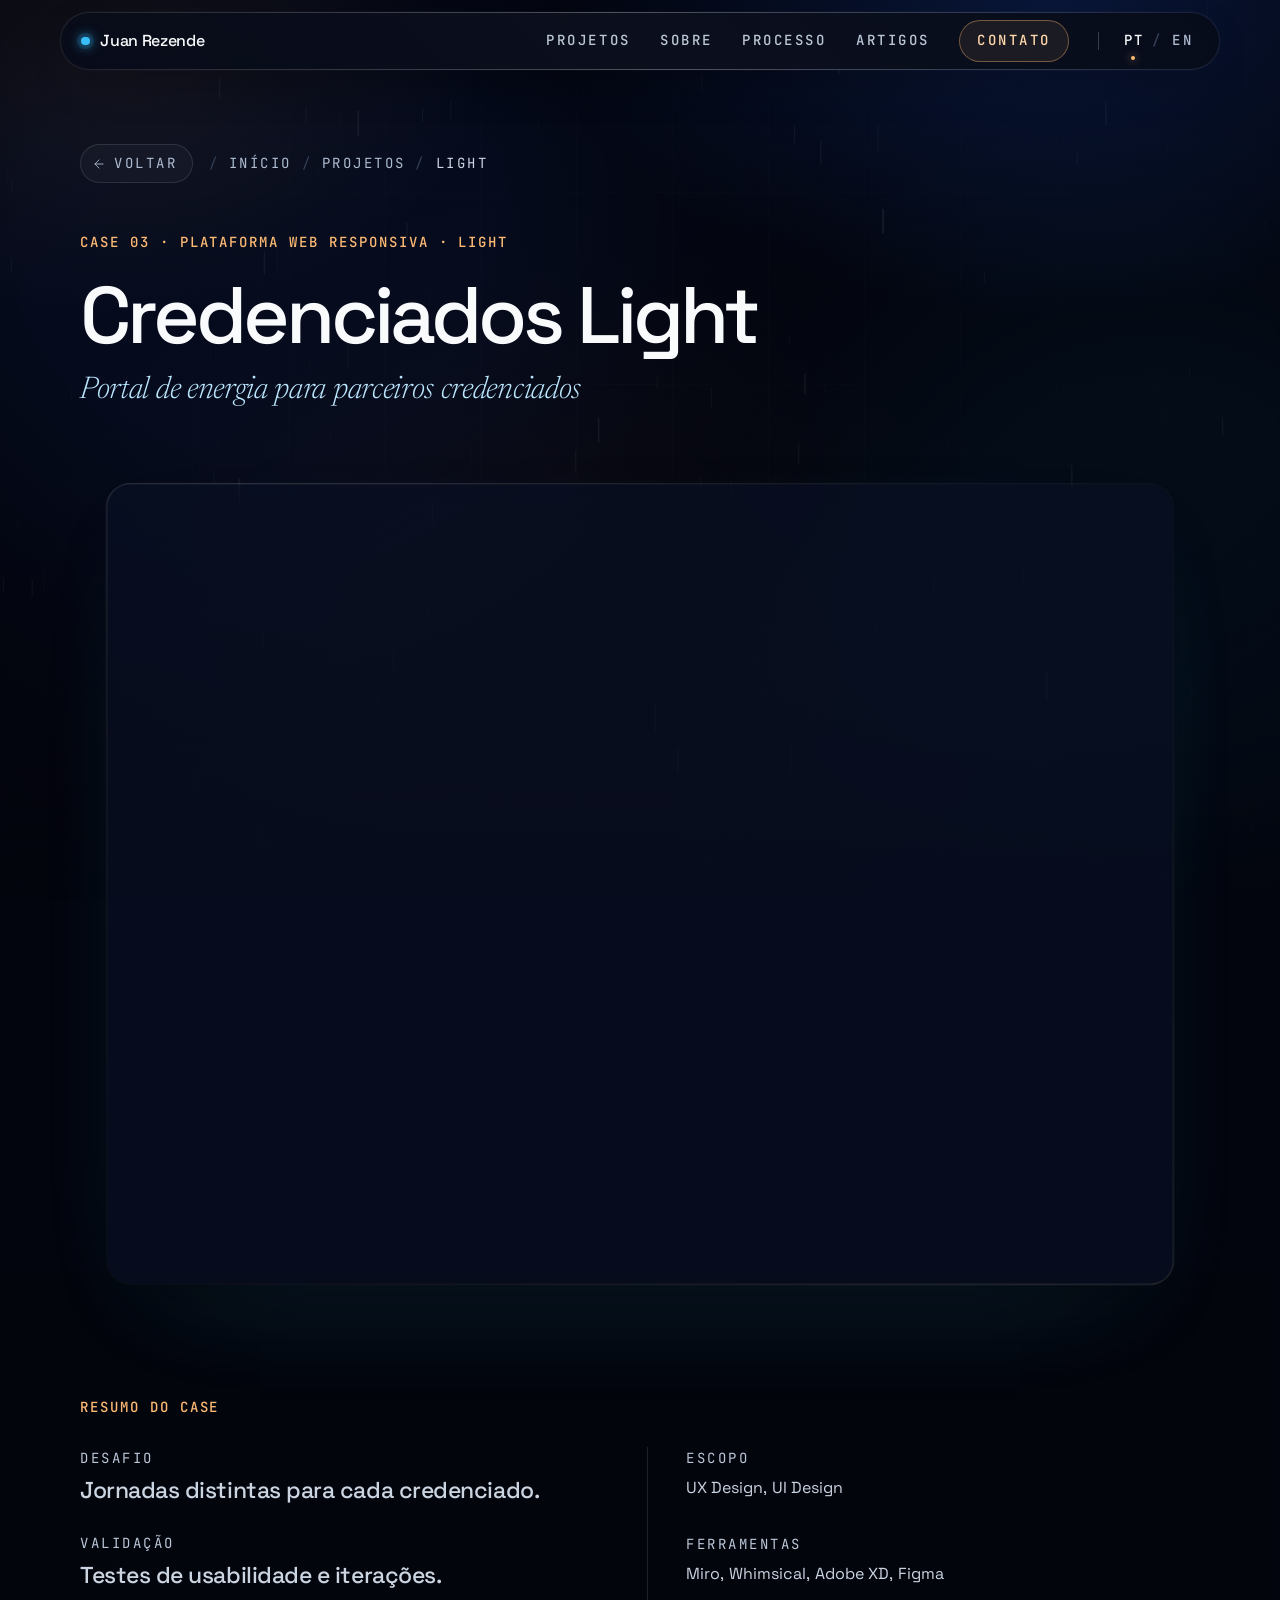
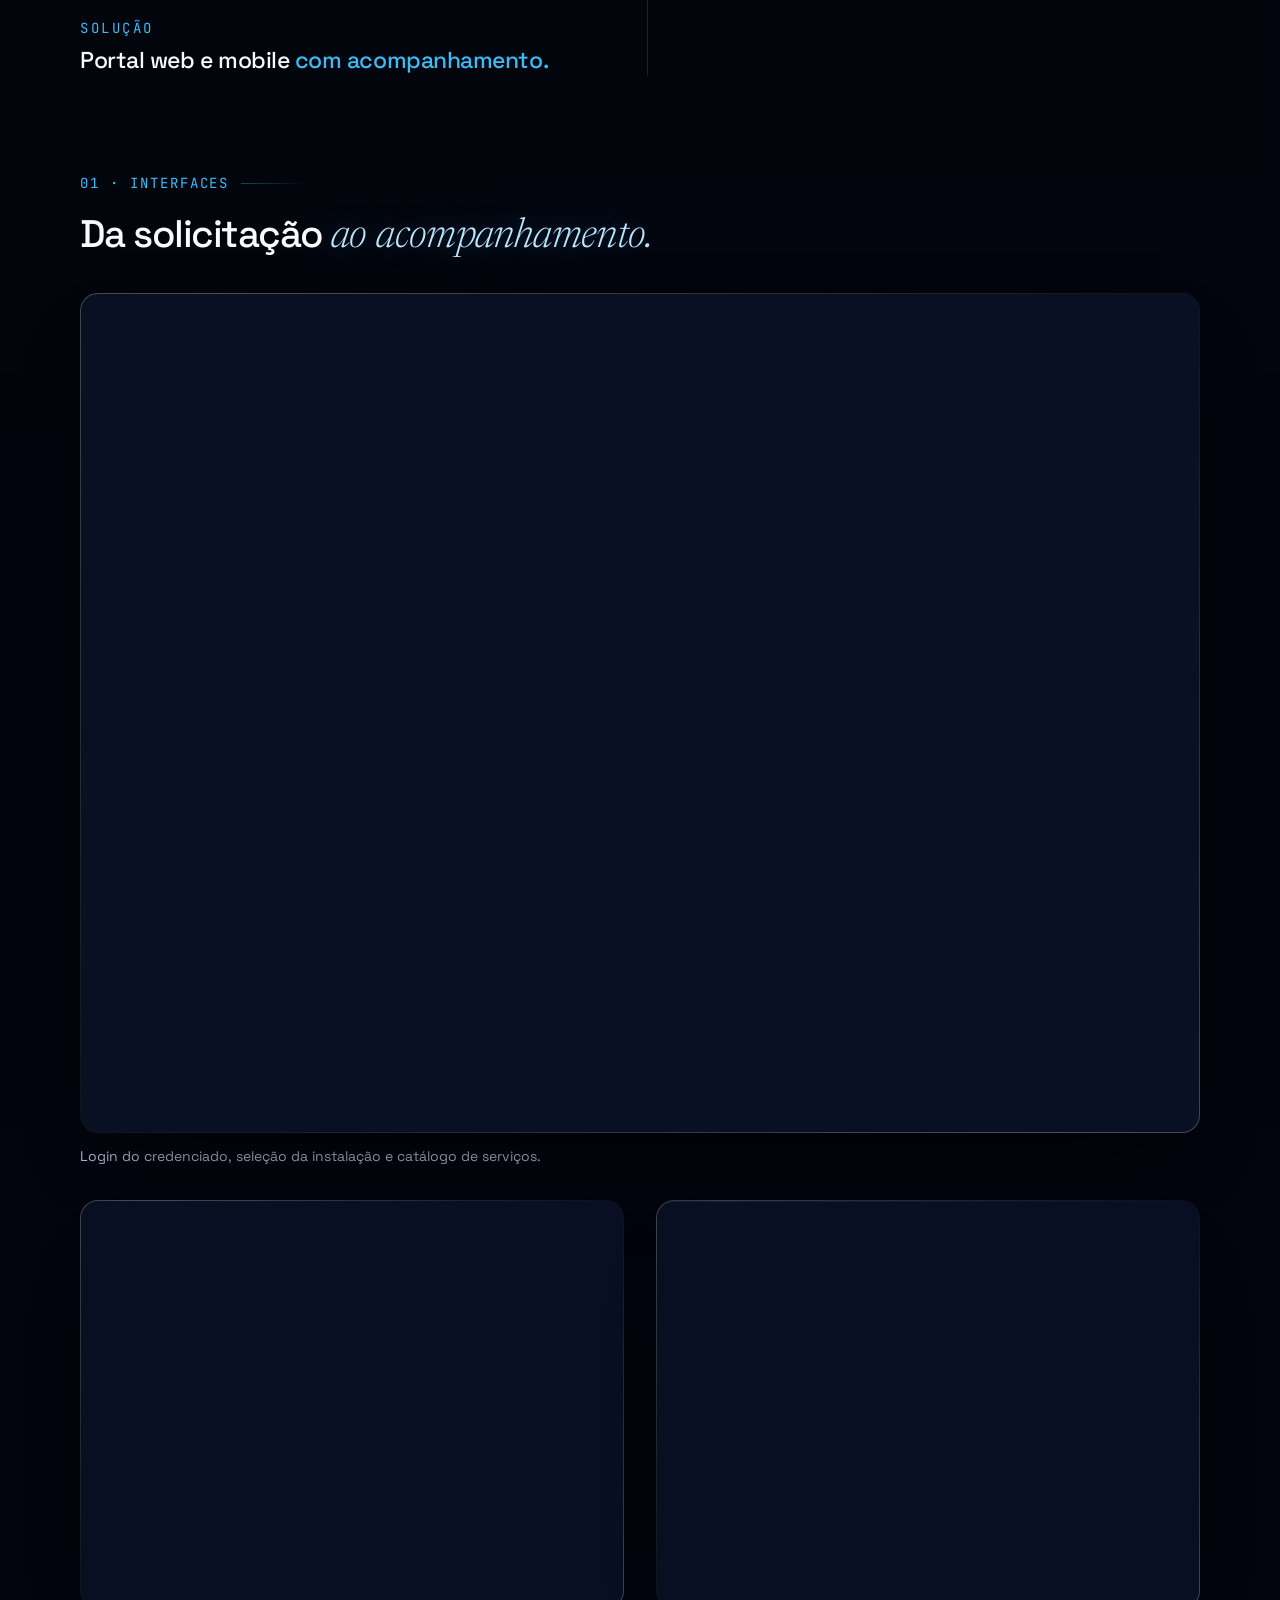
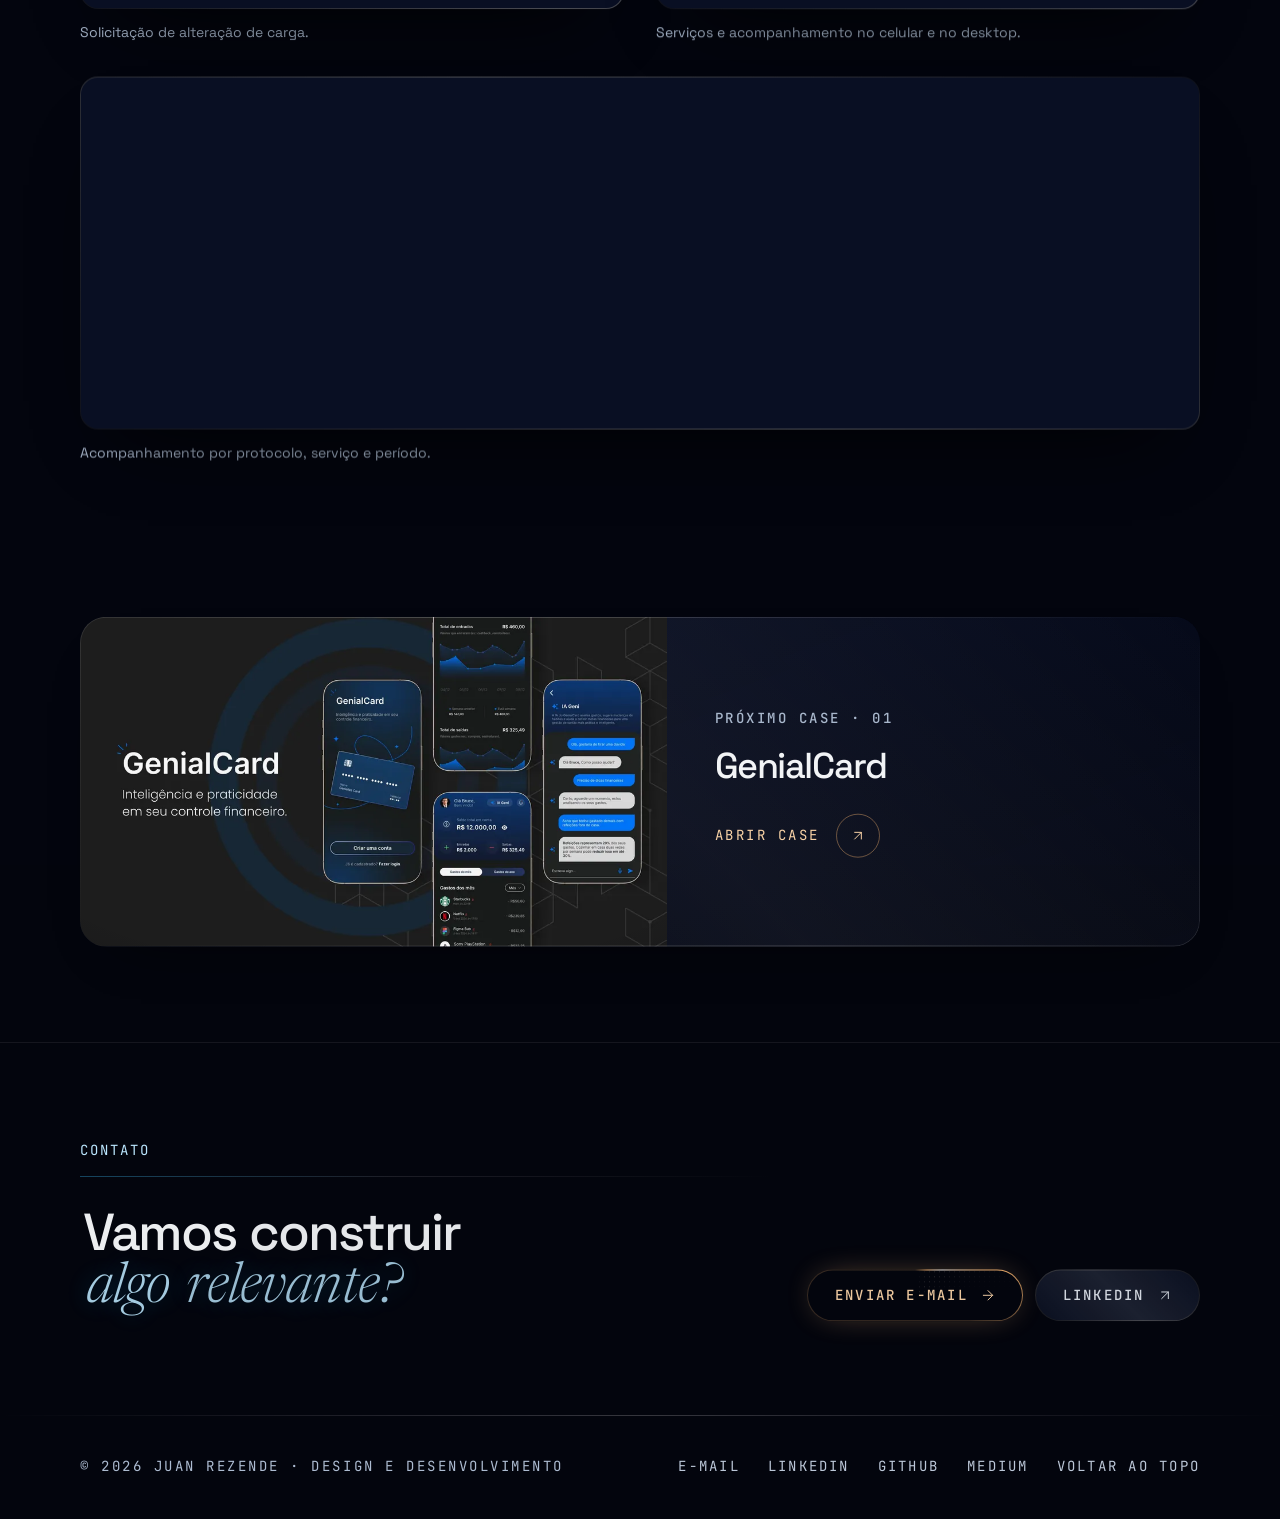
<file: credenciados-light/index.html>
<!DOCTYPE html>
<!-- GERADO por tools/build-cases.py a partir do index.html: não edite este arquivo -->
<!--
  Juan Rezende · portfolio (single page, works straight from file://)
  After editing this file, run  python tools/build-cases.py  (it makes each case's page: genialcard/index.html…)

  Where things live
    index.html ............ content: header, HOME (hero, projetos, sobre + formação, processo, artigos,
                            contato), CASES (genialcard, globo, light), footer. Search the ══ comments.
    assets/css/01…14 ....... styles, one file per area, loaded in numeric order (the cascade depends on it)
    assets/js/main.js ...... routing, animations and interactions (contents listed at its top)
    assets/js/effects/ ..... cosmos.js (starfield) and wave.js (LED wave), used by main.js
    assets/vendor/ ......... GSAP + ScrollTrigger
    assets/img/ ............ images, by project
  More detail: ESTRUTURA.md
-->
<html lang="pt-BR" data-home-title="Juan Rezende | Product Designer · UX/UI · Front-end · IA">
<head>
<meta charset="UTF-8">
<meta name="viewport" content="width=device-width, initial-scale=1.0">
<!-- ══════════ SEO · the site address (https://juanrezende.com) appears here, in the JSON-LD below, robots.txt, sitemap.xml and CNAME:
     if it ever changes, replace it in all of them (see ESTRUTURA.md › SEO) ══════════ -->
<title>Credenciados Light | Juan Rezende</title>
<meta name="description" content="Case Credenciados Light: portal web e mobile para parceiros credenciados, com 2ª via, parcelamento e religação em uma interface clara.">
<meta name="author" content="Juan Rezende">
<meta name="robots" content="index, follow, max-image-preview:large">
<link rel="canonical" href="https://juanrezende.com/credenciados-light/">
<meta name="theme-color" content="#04060e">
<meta property="og:type" content="article">
<meta property="og:locale" content="pt_BR">
<meta property="og:site_name" content="Juan Rezende">
<meta property="og:url" content="https://juanrezende.com/credenciados-light/">
<meta property="og:title" content="Credenciados Light | Juan Rezende">
<meta property="og:description" content="Case Credenciados Light: portal web e mobile para parceiros credenciados, com 2ª via, parcelamento e religação em uma interface clara.">
<meta property="og:image" content="https://juanrezende.com/assets/img/seo/og-image.jpg">
<meta property="og:image:width" content="1200">
<meta property="og:image:height" content="630">
<meta property="og:image:alt" content="Juan Rezende, Product Designer. Do discovery ao código.">
<meta property="profile:first_name" content="Juan">
<meta property="profile:last_name" content="Rezende">
<meta name="twitter:card" content="summary_large_image">
<meta name="twitter:title" content="Credenciados Light | Juan Rezende">
<meta name="twitter:description" content="Case Credenciados Light: portal web e mobile para parceiros credenciados, com 2ª via, parcelamento e religação em uma interface clara.">
<meta name="twitter:image" content="https://juanrezende.com/assets/img/seo/og-image.jpg">
<!-- small sizes use a smooth ring, 96px and up the hero's LED ring -->
<link rel="icon" href="/favicon.ico" sizes="48x48">
<link rel="icon" href="/assets/img/seo/favicon-32.png" type="image/png" sizes="32x32">
<link rel="icon" href="/assets/img/seo/favicon-96.png" type="image/png" sizes="96x96">
<link rel="icon" href="/assets/img/seo/favicon-192.png" type="image/png" sizes="192x192">
<link rel="apple-touch-icon" href="/apple-touch-icon.png">
<!-- the three typefaces are served from this site (assets/fonts, SIL OFL), so visitors' browsers never contact Google -->
<link rel="stylesheet" href="/assets/fonts/fonts.css">
<script>
  document.documentElement.classList.add('js');
  /* language: ?lang=, else the visitor's saved choice, else the browser's languages (Portuguese if any of them is, English
     otherwise; not saved, so it follows the browser until the switch is used). Crawlers render in en-US, so they always
     get the Portuguese the page is written in. The English copy is applied by assets/js/i18n.js at the end of the body;
     until then the page stays hidden (lang-pending, with a CSS failsafe in 02-base.css). */
  (function () {
    var d = document.documentElement, l = null, langs, bot;
    try {
      l = new URLSearchParams(location.search).get('lang');
      if (l === 'en' || l === 'pt') localStorage.setItem('jr-lang', l);
      else l = localStorage.getItem('jr-lang');
    } catch (e) {}
    if (l !== 'en' && l !== 'pt') {
      langs = navigator.languages && navigator.languages.length ? navigator.languages : [navigator.language || ''];
      bot = /bot|crawl|spider|slurp|lighthouse|headless/i.test(navigator.userAgent);
      l = bot || !langs[0] || langs.some(function (x) { return /^pt\b/i.test(x); }) ? 'pt' : 'en';
    }
    if (l === 'en') { d.lang = 'en'; d.classList.add('lang-pending'); }
  })();
  /* effects budget: without hardware graphics (WebGL missing or software-only) every blur and the WebGL aura fall on the CPU,
     so the page switches to lite mode before first paint (static aura image, no filters, fewer layers; see 14-motion.css).
     ?fx=lite or ?fx=full forces a mode for the session (headless test browsers are software-only, so they need ?fx=full). */
  (function () {
    var d = document.documentElement, fx = null, lite = false;
    try {
      var q = new URLSearchParams(location.search).get('fx');
      if (q === 'lite' || q === 'full') sessionStorage.setItem('jr-fx', q);
      fx = sessionStorage.getItem('jr-fx');
    } catch (e) {}
    if (fx) lite = fx === 'lite';
    else {
      try {
        var gl = document.createElement('canvas').getContext('webgl', { failIfMajorPerformanceCaveat: true });
        lite = !gl;
        /* a software rasterizer can still slip through when it was enabled by hand: catch it by name */
        if (gl) {
          var info = gl.getExtension('WEBGL_debug_renderer_info');
          var renderer = String(gl.getParameter(info ? info.UNMASKED_RENDERER_WEBGL : gl.RENDERER) || '');
          if (/swiftshader|llvmpipe|softpipe|software|basic render/i.test(renderer)) lite = true;
        }
        var lose = gl && gl.getExtension('WEBGL_lose_context');
        if (lose) lose.loseContext();
      } catch (e) { lite = true; }
      if (navigator.connection && navigator.connection.saveData) lite = true;
    }
    if (lite) d.classList.add('fx-lite');
  })();
  /* design-system catalog hook (only when this page is framed, e.g. by Bases/lumen-ds.html): the catalog owns the navbar, gets the reading
     progress, and can park this page as the live background of its Components view (hero scene only) */
  (function () {
    if (window.parent === window) return;
    var d = document.documentElement, y = 0, queued = false;
    d.classList.add('ds-embed');
    var send = function () {
      queued = false;
      var max = d.scrollHeight - innerHeight;
      try { parent.postMessage({ ds: 'scroll', p: max > 0 ? Math.min(1, scrollY / max) : 0 }, '*'); } catch (e) {}
    };
    addEventListener('scroll', function () { if (!queued) { queued = true; requestAnimationFrame(send); } }, { passive: true });
    addEventListener('message', function (e) {
      if (e.source !== window.parent || !e.data || !e.data.ds) return;
      if (e.data.ds === 'bg' && !d.classList.contains('ds-bg')) { y = scrollY; d.classList.add('ds-bg'); scrollTo(0, 0); }
      else if (e.data.ds === 'page' && d.classList.contains('ds-bg')) { d.classList.remove('ds-bg'); scrollTo(0, y); }
    });
  })();
</script>
<script type="application/ld+json">
{
  "@context": "https://schema.org",
  "@graph": [
    {
      "@type": "WebSite",
      "@id": "https://juanrezende.com/#site",
      "url": "https://juanrezende.com/",
      "name": "Juan Rezende",
      "inLanguage": "pt-BR",
      "publisher": { "@id": "https://juanrezende.com/#juan" }
    },
    {
      "@type": "ProfilePage",
      "@id": "https://juanrezende.com/#page",
      "url": "https://juanrezende.com/",
      "name": "Juan Rezende | Product Designer · UX/UI · Front-end · IA",
      "inLanguage": "pt-BR",
      "isPartOf": { "@id": "https://juanrezende.com/#site" },
      "mainEntity": { "@id": "https://juanrezende.com/#juan" },
      "primaryImageOfPage": "https://juanrezende.com/assets/img/seo/og-image.jpg",
      "hasPart": [
        { "@type": "CreativeWork", "name": "GenialCard", "url": "https://juanrezende.com/genialcard/", "about": "App mobile de finanças pessoais: UX Research, UX Strategy, UX e UI Design", "image": "https://juanrezende.com/assets/img/genialcard/capa-1024.webp", "creator": { "@id": "https://juanrezende.com/#juan" } },
        { "@type": "CreativeWork", "name": "Juntos pra fazer história · Globo", "url": "https://juanrezende.com/juntos-pra-fazer-historia/", "about": "Comunidade de cultura e pessoas na intranet da Globo: UX e UI Design", "image": "https://juanrezende.com/assets/img/globo/1-1024.webp", "creator": { "@id": "https://juanrezende.com/#juan" } },
        { "@type": "CreativeWork", "name": "Credenciados Light", "url": "https://juanrezende.com/credenciados-light/", "about": "Plataforma web responsiva para parceiros credenciados da Light: UX e UI Design", "image": "https://juanrezende.com/assets/img/light/2-1024.webp", "creator": { "@id": "https://juanrezende.com/#juan" } }
      ]
    },
    {
      "@type": "Person",
      "@id": "https://juanrezende.com/#juan",
      "name": "Juan Rezende",
      "url": "https://juanrezende.com/",
      "image": "https://juanrezende.com/assets/img/avatar/juan-500.webp",
      "jobTitle": "Product Designer",
      "description": "Product Designer que combina visão estratégica, experiência do usuário e desenvolvimento front-end para criar produtos digitais eficientes e viáveis, do discovery ao código.",
      "address": { "@type": "PostalAddress", "addressCountry": "BR" },
      "knowsLanguage": "pt-BR",
      "knowsAbout": [
        "Product Design", "UX Design", "UI Design", "UX Research", "UX Strategy", "Design Systems", "Figma",
        "Arquitetura da Informação", "Testes de usabilidade", "Prototipação", "Discovery de produto",
        "Desenvolvimento Front-end", "React", "TypeScript", "Design to Code",
        "Inteligência Artificial", "IA generativa", "AI Product Design", "Product Management"
      ],
      "alumniOf": [
        { "@type": "CollegeOrUniversity", "name": "Universidade Cruzeiro do Sul" },
        { "@type": "CollegeOrUniversity", "name": "Estácio" }
      ],
      "hasCredential": [
        { "@type": "EducationalOccupationalCredential", "name": "AI Product Specialist", "recognizedBy": { "@type": "Organization", "name": "PM3" } },
        { "@type": "EducationalOccupationalCredential", "name": "Product Management", "recognizedBy": { "@type": "Organization", "name": "PM3" } },
        { "@type": "EducationalOccupationalCredential", "name": "Design Systems / Figma", "recognizedBy": { "@type": "Organization", "name": "cfPRO" } },
        { "@type": "EducationalOccupationalCredential", "name": "UX, UI e Product Design", "recognizedBy": { "@type": "Organization", "name": "UX Unicórnio" } },
        { "@type": "EducationalOccupationalCredential", "name": "Full-Stack", "recognizedBy": { "@type": "Organization", "name": "Rocketseat" } },
        { "@type": "EducationalOccupationalCredential", "name": "Front-end", "recognizedBy": { "@type": "Organization", "name": "Alura" } }
      ],
      "sameAs": ["https://www.linkedin.com/in/juanrezende/", "https://github.com/JuanRezende", "https://medium.com/@juan.rezende"]
    }
  ]
}
</script>
<!-- Lumen stylesheet, split by section; order matters (see assets/css) -->
<link rel="stylesheet" href="/assets/css/01-tokens.css">
<link rel="stylesheet" href="/assets/css/02-base.css">
<link rel="stylesheet" href="/assets/css/03-components.css">
<link rel="stylesheet" href="/assets/css/04-atmosphere.css">
<link rel="stylesheet" href="/assets/css/05-layout.css">
<link rel="stylesheet" href="/assets/css/06-hero.css">
<link rel="stylesheet" href="/assets/css/07-projects.css">
<link rel="stylesheet" href="/assets/css/08-about.css">
<link rel="stylesheet" href="/assets/css/09-process.css">
<link rel="stylesheet" href="/assets/css/10-articles.css">
<link rel="stylesheet" href="/assets/css/11-contact.css">
<link rel="stylesheet" href="/assets/css/12-case.css">
<link rel="stylesheet" href="/assets/css/13-overlays.css">
<link rel="stylesheet" href="/assets/css/14-motion.css">
</head>
<body>
<a class="skip-link" href="#conteudo">Pular para o conteúdo</a>

<!-- icon sprite: shapes based on Lucide (https://lucide.dev), ISC License, Copyright (c) Lucide Contributors -->
<svg width="0" height="0" style="position:absolute" aria-hidden="true" focusable="false">
  <defs>
    <linearGradient id="trace-grad" x1="0" y1="1" x2="0" y2="0"><stop offset="0" stop-color="#fdba74"/><stop offset=".35" stop-color="#fed7aa"/><stop offset=".62" stop-color="#bae6fd"/><stop offset="1" stop-color="#38bdf8"/></linearGradient>
    <symbol id="i-arrow-right" viewBox="0 0 24 24"><path d="M5 12h14"/><path d="m12 5 7 7-7 7"/></symbol>
    <symbol id="i-arrow-left" viewBox="0 0 24 24"><path d="m12 19-7-7 7-7"/><path d="M19 12H5"/></symbol>
    <symbol id="i-arrow-up-right" viewBox="0 0 24 24"><path d="M7 7h10v10"/><path d="M7 17 17 7"/></symbol>
    <symbol id="i-chevron-down" viewBox="0 0 24 24"><path d="m6 9 6 6 6-6"/></symbol>
    <symbol id="i-star4" viewBox="0 0 24 24"><path d="M12 1.5c.7 5.9 4.6 9.8 10.5 10.5-5.9.7-9.8 4.6-10.5 10.5C11.3 16.6 7.4 12.7 1.5 12 7.4 11.3 11.3 7.4 12 1.5z"/></symbol>
    <symbol id="i-mail" viewBox="0 0 24 24"><rect width="20" height="16" x="2" y="4" rx="2"/><path d="m22 7-8.97 5.7a1.94 1.94 0 0 1-2.06 0L2 7"/></symbol>
    <symbol id="i-linkedin" viewBox="0 0 24 24"><path d="M16 8a6 6 0 0 1 6 6v7h-4v-7a2 2 0 0 0-2-2 2 2 0 0 0-2 2v7h-4v-7a6 6 0 0 1 6-6z"/><rect width="4" height="12" x="2" y="9"/><circle cx="4" cy="4" r="2"/></symbol>
    <symbol id="i-book-open" viewBox="0 0 24 24"><path d="M12 7v14"/><path d="M3 18a1 1 0 0 1-1-1V4a1 1 0 0 1 1-1h5a4 4 0 0 1 4 4 4 4 0 0 1 4-4h5a1 1 0 0 1 1 1v13a1 1 0 0 1-1 1h-6a3 3 0 0 0-3 3 3 3 0 0 0-3-3z"/></symbol>
    <symbol id="i-sparkles" viewBox="0 0 24 24"><path d="M9.937 15.5A2 2 0 0 0 8.5 14.063l-6.135-1.582a.5.5 0 0 1 0-.962L8.5 9.936A2 2 0 0 0 9.937 8.5l1.582-6.135a.5.5 0 0 1 .963 0L14.063 8.5A2 2 0 0 0 15.5 9.937l6.135 1.581a.5.5 0 0 1 0 .964L15.5 14.063a2 2 0 0 0-1.437 1.437l-1.582 6.135a.5.5 0 0 1-.963 0z"/><path d="M20 3v4"/><path d="M22 5h-4"/><path d="M4 17v2"/><path d="M5 18H3"/></symbol>
    <symbol id="i-check" viewBox="0 0 24 24"><path d="M20 6 9 17l-5-5"/></symbol>
    <symbol id="i-minus" viewBox="0 0 24 24"><path d="M5 12h14"/></symbol>
    <symbol id="i-x" viewBox="0 0 24 24"><path d="M18 6 6 18"/><path d="m6 6 12 12"/></symbol>
    <symbol id="i-menu" viewBox="0 0 24 24"><path d="M4 6h16"/><path d="M4 12h16"/><path d="M4 18h16"/></symbol>
    <symbol id="i-briefcase" viewBox="0 0 24 24"><path d="M16 20V4a2 2 0 0 0-2-2h-4a2 2 0 0 0-2 2v16"/><rect width="20" height="14" x="2" y="6" rx="2"/></symbol>
    <symbol id="i-route" viewBox="0 0 24 24"><circle cx="6" cy="19" r="3"/><path d="M9 19h8.5a3.5 3.5 0 0 0 0-7h-11a3.5 3.5 0 0 1 0-7H15"/><circle cx="18" cy="5" r="3"/></symbol>
    <symbol id="i-quote" viewBox="0 0 24 24"><path d="M16 3a2 2 0 0 0-2 2v6a2 2 0 0 0 2 2 1 1 0 0 1 1 1v1a2 2 0 0 1-2 2 1 1 0 0 0-1 1v2a1 1 0 0 0 1 1 6 6 0 0 0 6-6V5a2 2 0 0 0-2-2z"/><path d="M5 3a2 2 0 0 0-2 2v6a2 2 0 0 0 2 2 1 1 0 0 1 1 1v1a2 2 0 0 1-2 2 1 1 0 0 0-1 1v2a1 1 0 0 0 1 1 6 6 0 0 0 6-6V5a2 2 0 0 0-2-2z"/></symbol>
    <symbol id="i-maximize" viewBox="0 0 24 24"><path d="M15 3h6v6"/><path d="m21 3-7 7"/><path d="m3 21 7-7"/><path d="M9 21H3v-6"/></symbol>
    <symbol id="i-search" viewBox="0 0 24 24"><circle cx="11" cy="11" r="8"/><path d="m21 21-4.3-4.3"/></symbol>
    <symbol id="i-component" viewBox="0 0 24 24"><path d="M15.536 11.293a1 1 0 0 0 0 1.414l2.376 2.377a1 1 0 0 0 1.414 0l2.377-2.377a1 1 0 0 0 0-1.414l-2.377-2.377a1 1 0 0 0-1.414 0z"/><path d="M2.297 11.293a1 1 0 0 0 0 1.414l2.377 2.377a1 1 0 0 0 1.414 0l2.377-2.377a1 1 0 0 0 0-1.414L6.088 8.916a1 1 0 0 0-1.414 0z"/><path d="M8.916 17.912a1 1 0 0 0 0 1.415l2.377 2.376a1 1 0 0 0 1.414 0l2.377-2.376a1 1 0 0 0 0-1.415l-2.377-2.376a1 1 0 0 0-1.414 0z"/><path d="M8.916 4.674a1 1 0 0 0 0 1.414l2.377 2.376a1 1 0 0 0 1.414 0l2.377-2.376a1 1 0 0 0 0-1.414l-2.377-2.377a1 1 0 0 0-1.414 0z"/></symbol>
    <symbol id="i-pen-tool" viewBox="0 0 24 24"><path d="M15.707 21.293a1 1 0 0 1-1.414 0l-1.586-1.586a1 1 0 0 1 0-1.414l5.586-5.586a1 1 0 0 1 1.414 0l1.586 1.586a1 1 0 0 1 0 1.414z"/><path d="m18 13-1.375-6.874a1 1 0 0 0-.746-.776L3.235 2.028a1 1 0 0 0-1.207 1.207L5.35 15.879a1 1 0 0 0 .776.746L13 18"/><path d="m2.3 2.3 7.286 7.286"/><circle cx="11" cy="11" r="2"/></symbol>
    <symbol id="i-code" viewBox="0 0 24 24"><path d="m16 18 6-6-6-6"/><path d="m8 6-6 6 6 6"/></symbol>
    <symbol id="i-heart" viewBox="0 0 24 24"><path d="M19 14c1.49-1.46 3-3.21 3-5.5A5.5 5.5 0 0 0 16.5 3c-1.76 0-3 .5-4.5 2-1.5-1.5-2.74-2-4.5-2A5.5 5.5 0 0 0 2 8.5c0 2.3 1.5 4.05 3 5.5l7 7Z"/></symbol>
    <symbol id="i-target" viewBox="0 0 24 24"><circle cx="12" cy="12" r="10"/><circle cx="12" cy="12" r="6"/><circle cx="12" cy="12" r="2"/></symbol>
    <symbol id="i-lightbulb" viewBox="0 0 24 24"><path d="M15 14c.2-1 .7-1.7 1.5-2.5 1-.9 1.5-2.2 1.5-3.5A6 6 0 0 0 6 8c0 1 .2 2.2 1.5 3.5.7.7 1.3 1.5 1.5 2.5"/><path d="M9 18h6"/><path d="M10 22h4"/></symbol>
    <symbol id="i-flask" viewBox="0 0 24 24"><path d="M10 2v7.527a2 2 0 0 1-.211.896L4.72 20.55a1 1 0 0 0 .9 1.45h12.76a1 1 0 0 0 .9-1.45l-5.069-10.127A2 2 0 0 1 14 9.527V2"/><path d="M8.5 2h7"/><path d="M7 16h10"/></symbol>
    <symbol id="i-circle-check" viewBox="0 0 24 24"><circle cx="12" cy="12" r="10"/><path d="m9 12 2 2 4-4"/></symbol>
    <symbol id="i-circle-help" viewBox="0 0 24 24"><circle cx="12" cy="12" r="10"/><path d="M9.09 9a3 3 0 0 1 5.83 1c0 2-3 3-3 3"/><path d="M12 17h.01"/></symbol>
    <symbol id="i-play" viewBox="0 0 24 24"><path d="M6 3 20 12 6 21 6 3z"/></symbol>
    <symbol id="i-calendar" viewBox="0 0 24 24"><path d="M8 2v4"/><path d="M16 2v4"/><rect width="18" height="18" x="3" y="4" rx="2"/><path d="M3 10h18"/></symbol>
    <symbol id="i-megaphone" viewBox="0 0 24 24"><path d="m3 11 18-5v12L3 14v-3z"/><path d="M11.6 16.8a3 3 0 1 1-5.8-1.6"/></symbol>
    <symbol id="i-newspaper" viewBox="0 0 24 24"><path d="M4 22h16a2 2 0 0 0 2-2V4a2 2 0 0 0-2-2H8a2 2 0 0 0-2 2v16a2 2 0 0 1-2 2Zm0 0a2 2 0 0 1-2-2v-9c0-1.1.9-2 2-2h2"/><path d="M18 14h-8"/><path d="M15 18h-5"/><path d="M10 6h8v4h-8V6Z"/></symbol>
    <symbol id="i-graduation" viewBox="0 0 24 24"><path d="M21.42 10.922a1 1 0 0 0-.019-1.838L12.83 5.18a2 2 0 0 0-1.66 0L2.6 9.08a1 1 0 0 0 0 1.832l8.57 3.908a2 2 0 0 0 1.66 0z"/><path d="M22 10v6"/><path d="M6 12.5V16a6 3 0 0 0 12 0v-3.5"/></symbol>
    <symbol id="i-chart" viewBox="0 0 24 24"><path d="M3 3v16a2 2 0 0 0 2 2h16"/><path d="M18 17V9"/><path d="M13 17V5"/><path d="M8 17v-3"/></symbol>
    <symbol id="i-shield" viewBox="0 0 24 24"><path d="M20 13c0 5-3.5 7.5-7.66 8.95a1 1 0 0 1-.67-.01C7.5 20.5 4 18 4 13V6a1 1 0 0 1 1-1c2 0 4.5-1.2 6.24-2.72a1.17 1.17 0 0 1 1.52 0C14.51 3.81 17 5 19 5a1 1 0 0 1 1 1z"/><path d="m9 12 2 2 4-4"/></symbol>
    <symbol id="i-store" viewBox="0 0 24 24"><path d="m2 7 4.41-4.41A2 2 0 0 1 7.83 2h8.34a2 2 0 0 1 1.42.59L22 7"/><path d="M4 12v8a2 2 0 0 0 2 2h12a2 2 0 0 0 2-2v-8"/><path d="M15 22v-4a2 2 0 0 0-2-2h-2a2 2 0 0 0-2 2v4"/><path d="M2 7h20"/></symbol>
    <symbol id="i-receipt" viewBox="0 0 24 24"><path d="M4 2v20l2-1 2 1 2-1 2 1 2-1 2 1 2-1 2 1V2l-2 1-2-1-2 1-2-1-2 1-2-1-2 1Z"/><path d="M16 8h-6a2 2 0 1 0 0 4h4a2 2 0 1 1 0 4H8"/><path d="M12 17.5v-11"/></symbol>
    <symbol id="i-calculator" viewBox="0 0 24 24"><rect width="16" height="20" x="4" y="2" rx="2"/><path d="M8 6h8"/><path d="M16 14v4"/><path d="M16 10h.01"/><path d="M12 10h.01"/><path d="M8 10h.01"/><path d="M12 14h.01"/><path d="M8 14h.01"/><path d="M12 18h.01"/><path d="M8 18h.01"/></symbol>
    <symbol id="i-zap" viewBox="0 0 24 24"><path d="M4 14a1 1 0 0 1-.78-1.63l9.9-10.2a.5.5 0 0 1 .86.46l-1.92 6.02A1 1 0 0 0 13 10h7a1 1 0 0 1 .78 1.63l-9.9 10.2a.5.5 0 0 1-.86-.46l1.92-6.02A1 1 0 0 0 11 14z"/></symbol>
    <symbol id="i-list-checks" viewBox="0 0 24 24"><path d="m3 17 2 2 4-4"/><path d="m3 7 2 2 4-4"/><path d="M13 6h8"/><path d="M13 12h8"/><path d="M13 18h8"/></symbol>
    <symbol id="i-devices" viewBox="0 0 24 24"><path d="M18 8V6a2 2 0 0 0-2-2H4a2 2 0 0 0-2 2v7a2 2 0 0 0 2 2h8"/><path d="M10 19v-3.96 3.15"/><path d="M7 19h5"/><rect width="6" height="10" x="16" y="12" rx="2"/></symbol>
  </defs>
</svg>

<!-- ══════════ TITLE-CARD TRANSITION ══════════ -->
<div class="curtain" id="curtain" aria-hidden="true">
  <canvas class="curtain__warp"></canvas>
  <p class="curtain__label"></p>
  <p class="curtain__title"></p>
  <span class="curtain__line"></span>
</div>

<!-- ══════════ ATMOSPHERE (nebula, starfield, vignette, grain) ══════════ -->
<div class="atmos" aria-hidden="true">
  <div class="atmos__layer"><div class="blob blob--1"></div><div class="blob blob--2"></div><div class="blob blob--3"></div></div>
  <canvas class="cosmos" id="cosmos"></canvas>
  <div class="atmos__grid"></div>
  <div class="atmos__dust"><div class="dust dust--1"></div><div class="dust dust--2"></div><div class="dust dust--3"></div><div class="dust dust--4"></div></div>
  <div class="atmos__vignette"></div>
  <div class="cursor-glow"></div>
</div>
<div class="grain" aria-hidden="true"></div>

<!-- ══════════ HEADER ══════════ -->
<header class="site-header" id="site-header">
  <nav class="nav" aria-label="Principal">
    <a class="brand" href="#inicio" aria-label="Juan Rezende, ir para o início">Juan Rezende</a>
    <div class="nav__group">
      <a class="nav-link" href="#projetos" data-nav="projetos">Projetos</a>
      <a class="nav-link" href="#sobre" data-nav="sobre">Sobre</a>
      <a class="nav-link" href="#processo" data-nav="processo">Processo</a>
      <a class="nav-link" href="#artigos" data-nav="artigos">Artigos</a>
      <a class="nav__cta" href="#contato">Contato</a>
      <div class="lang-switch" role="group" aria-label="Idioma"><a href="?lang=pt" data-lang="pt" lang="pt-BR" hreflang="pt-BR" aria-label="Português">PT</a><span class="lang-switch__sep" aria-hidden="true">/</span><a href="?lang=en" data-lang="en" lang="en" hreflang="en" aria-label="English">EN</a></div>
    </div>
    <a class="nav__cta nav__cta--bar" href="#contato">Contato</a>
    <button class="menu-btn" type="button" aria-controls="mobile-menu" aria-expanded="false" aria-label="Abrir menu"><svg class="icon" aria-hidden="true"><use href="#i-menu"/></svg></button>
  </nav>
  <div class="progress" aria-hidden="true"><span id="scroll-progress"></span></div>
</header>

<div class="mobile-menu" id="mobile-menu" inert>
  <a href="#projetos"><span>01</span>Projetos</a>
  <a href="#sobre"><span>02</span>Sobre</a>
  <a href="#processo"><span>03</span>Processo</a>
  <a href="#artigos"><span>04</span>Artigos</a>
  <a href="#contato"><span>05</span>Contato</a>
  <div class="lang-switch lang-switch--menu" role="group" aria-label="Idioma"><a href="?lang=pt" data-lang="pt" lang="pt-BR" hreflang="pt-BR" aria-label="Português">PT</a><span class="lang-switch__sep" aria-hidden="true">/</span><a href="?lang=en" data-lang="en" lang="en" hreflang="en" aria-label="English">EN</a></div>
  <p class="mobile-menu__foot">Estratégia · Design · Código</p>
</div>

<main id="conteudo" tabindex="-1">

<!-- ═══════════════════════════════ HOME ═══════════════════════════════ -->
<div class="view" id="view-home">

  <!-- ══════════ HERO ══════════ -->
  <section class="hero" id="inicio" aria-labelledby="hero-title">
    <div class="hero__stage" aria-hidden="true">
      <canvas class="hero__gl"></canvas>
      <svg class="hero__beams" viewBox="0 0 1200 800" preserveAspectRatio="xMidYMid slice">
        <defs>
          <linearGradient id="beam-grad" gradientUnits="userSpaceOnUse" x1="0" y1="0" x2="1200" y2="0">
            <stop offset="0" stop-color="#38bdf8" stop-opacity=".15"/><stop offset=".42" stop-color="#bae6fd"/><stop offset=".5" stop-color="#ffffff"/><stop offset=".58" stop-color="#fed7aa"/><stop offset="1" stop-color="#fdba74" stop-opacity=".15"/>
          </linearGradient>
        </defs>
        <g class="rails">
          <path class="rail" d="M -60 150 C 280 150, 320 400, 600 400"/>
          <path class="rail" d="M -60 680 C 280 680, 320 400, 600 400"/>
          <path class="rail" d="M 1260 110 C 920 110, 880 400, 600 400"/>
          <path class="rail" d="M 1260 700 C 920 700, 880 400, 600 400"/>
        </g>
        <g class="rays">
          <path class="ray" d="M -60 150 C 280 150, 320 400, 600 400"/>
          <path class="ray" d="M 1260 700 C 920 700, 880 400, 600 400"/>
          <path class="ray" d="M -60 680 C 280 680, 320 400, 600 400"/>
          <path class="ray" d="M 1260 110 C 920 110, 880 400, 600 400"/>
        </g>
      </svg>
      <div class="hero__bloom"></div>
      <div class="hero__laser"><span class="l1"></span><span class="l2"></span><span class="l3"></span><span class="core"></span></div>
      <div class="hero__flare"></div>
    </div>
    <div class="hero__scrim" aria-hidden="true"></div>
    <div class="hero__fade" aria-hidden="true"></div>
    <div class="container hero__inner">
      <div class="hero__frame" aria-hidden="true"></div>
      <div class="hero__main">
        <p class="hero__promise">Product Designer · 5+ anos</p>
        <h1 class="display" id="hero-title"><span class="sr-only">Juan Rezende, Product Designer: </span><span class="hero__line"><span>Da visão</span></span> <span class="hero__line"><em>à execução.</em></span></h1>
        <div class="btn-row hero__cta">
          <a class="btn btn--fill" href="#projetos">Conheça meus projetos<svg class="icon" aria-hidden="true"><use href="#i-arrow-right"/></svg></a>
        </div>
      </div>
      <div class="hero__band">
        <span class="hero__horizon" aria-hidden="true"></span>
      </div>
    </div>
  </section>

  <div class="home-content">
    <!-- ══════════ TICKER (decorative: the disciplines already listed on the page, run as end credits) ══════════ -->
    <div class="ticker" aria-hidden="true">
      <div class="ticker__row"><div class="ticker__track">
        <span>Visão de negócio</span><svg class="ticker__star"><use href="#i-star4"/></svg><em>Design Systems</em><svg class="ticker__star"><use href="#i-star4"/></svg>
        <span>Arquitetura da Informação</span><svg class="ticker__star"><use href="#i-star4"/></svg><em>Experiência digital</em><svg class="ticker__star"><use href="#i-star4"/></svg>
        <span>Testes de usabilidade</span><svg class="ticker__star"><use href="#i-star4"/></svg><em>UX Strategy</em><svg class="ticker__star"><use href="#i-star4"/></svg>
        <span>Desenvolvimento Front-end</span><svg class="ticker__star"><use href="#i-star4"/></svg><em>IA aplicada</em><svg class="ticker__star"><use href="#i-star4"/></svg>
      </div></div>
      <div class="ticker__row ticker__row--rev"><div class="ticker__track">
        <span>React &amp; TypeScript</span><svg class="ticker__star"><use href="#i-star4"/></svg><span>UX/UI Design</span><svg class="ticker__star"><use href="#i-star4"/></svg>
        <span>Entrevistas</span><svg class="ticker__star"><use href="#i-star4"/></svg><span>Benchmarking</span><svg class="ticker__star"><use href="#i-star4"/></svg>
        <span>Personas</span><svg class="ticker__star"><use href="#i-star4"/></svg><span>Jornadas</span><svg class="ticker__star"><use href="#i-star4"/></svg>
        <span>Interfaces escaláveis</span><svg class="ticker__star"><use href="#i-star4"/></svg><span>Implementação</span><svg class="ticker__star"><use href="#i-star4"/></svg>
        <span>Arquitetura e implementação</span><svg class="ticker__star"><use href="#i-star4"/></svg>
      </div></div>
    </div>

    <!-- ══════════ PROJETOS ══════════ -->
    <section class="section" id="projetos" aria-labelledby="projetos-title">
      <div class="container">
        <div class="section-head section-head--split">
          <div>
            <p class="eyebrow">Projetos selecionados</p>
            <h2 class="h2" id="projetos-title">Decisões <em>em prática.</em></h2>
          </div>
        </div>

        <div class="projects">
          <a class="proj proj--featured" href="/genialcard/">
            <div class="proj__ignite" data-ignite>
            <div class="proj__media">
              <div class="proj__clip">
                <div class="proj__parallax">
                  <img src="/assets/img/genialcard/capa-1024.webp" srcset="/assets/img/genialcard/capa-1024.webp 1024w, /assets/img/genialcard/capa.webp 2048w" sizes="(min-width: 1024px) 70vw, 100vw" width="2048" height="1152" alt="Telas do app GenialCard: boas-vindas, gráficos de entradas e saídas, gastos do mês e chat com a IA Geni" decoding="sync" fetchpriority="high">
                </div>
              </div>
              <span class="proj__bar">Ver case<svg class="icon" aria-hidden="true"><use href="#i-arrow-up-right"/></svg></span>
              <svg class="proj__trace" aria-hidden="true"><path pathLength="1"/><path pathLength="1"/></svg>
            </div>
            </div>
            <div class="proj__body">
              <h3 class="proj__title">GenialCard <em>App mobile de finanças pessoais</em></h3>
              <ul class="tags"><li class="tag">UX Research</li><li class="tag">UX Strategy</li><li class="tag">UX Design</li><li class="tag">UI Design</li></ul>
            </div>
          </a>

          <a class="proj" href="/juntos-pra-fazer-historia/">
            <div class="proj__media">
              <div class="proj__clip">
                <div class="proj__parallax">
                  <img src="/assets/img/globo/1-1024.webp" srcset="/assets/img/globo/1-1024.webp 1024w, /assets/img/globo/1.webp 2048w" sizes="(min-width: 900px) 45vw, 100vw" width="2048" height="1536" alt="Interfaces da comunidade Juntos pra fazer história na intranet da Globo" loading="lazy" decoding="async">
                </div>
              </div>
              <span class="proj__bar">Ver case<svg class="icon" aria-hidden="true"><use href="#i-arrow-up-right"/></svg></span>
            </div>
            <div class="proj__body">
              <h3 class="proj__title">Juntos pra fazer história <em>Comunicação interna na intranet da Globo</em></h3>
              <ul class="tags"><li class="tag">UX Design</li><li class="tag">UI Design</li><li class="tag">Testes de usabilidade</li></ul>
            </div>
          </a>

          <a class="proj" href="/credenciados-light/">
            <div class="proj__media">
              <div class="proj__clip">
                <div class="proj__parallax">
                  <img src="/assets/img/light/2-1024.webp" srcset="/assets/img/light/2-1024.webp 1024w, /assets/img/light/2.webp 2048w" sizes="(min-width: 900px) 45vw, 100vw" width="2048" height="1536" alt="Telas mobile e desktop do portal Credenciados Light com serviços e acompanhamento" loading="lazy" decoding="async">
                </div>
              </div>
              <span class="proj__bar">Ver case<svg class="icon" aria-hidden="true"><use href="#i-arrow-up-right"/></svg></span>
            </div>
            <div class="proj__body">
              <h3 class="proj__title">Credenciados Light <em>Portal de energia para parceiros credenciados</em></h3>
              <ul class="tags"><li class="tag">UX Design</li><li class="tag">UI Design</li><li class="tag">Testes de usabilidade</li></ul>
            </div>
          </a>
        </div>
      </div>
    </section>

    <!-- ══════════ SOBRE ══════════ -->
    <section class="section" id="sobre" aria-labelledby="sobre-title">
      <div class="container about">
        <figure class="portrait" data-reveal>
          <div class="portrait__orbit" aria-hidden="true"><i></i><i></i><i></i></div>
          <div class="portrait__frame"><div class="portrait__clip"><img src="/assets/img/avatar/juan-500.webp" width="500" height="500" alt="Retrato de Juan Rezende" loading="lazy" decoding="async"></div></div>
          <figcaption>Juan Rezende</figcaption>
        </figure>
        <div>
          <p class="eyebrow"><span id="sobre-title">Sobre</span></p>
          <p class="statement">Design e engenharia. <em>Na mesma decisão.</em></p>
          <div class="about__text" data-reveal>
            <ul class="about__points"><li><b>Visão estratégica</b> para criar.</li><li><b>Domínio técnico</b> para construir.</li><li><b>5+ anos</b> simplificando jornadas e sistemas legados.</li></ul>
          </div>

          <!-- FORMAÇÃO: the story continues in the same column, beside the portrait -->
          <div class="edu">
            <div class="edu__part">
              <h3 class="eyebrow" id="edu-degrees">Formação acadêmica</h3>
              <ul class="cap edu__degrees" aria-labelledby="edu-degrees" data-reveal>
                <li><span class="edu__kind">Bacharelado</span><b>Engenharia de Software</b><small>Cruzeiro do Sul · 2028</small></li>
                <li><span class="edu__kind">Graduação</span><b>Análise e Desenvolvimento de Sistemas</b><small>Estácio · 2021</small></li>
              </ul>
            </div>
            <div class="edu__part">
              <h3 class="eyebrow" id="edu-certs">Certificações</h3>
              <!-- one row per certificate, newest first; data-area: dev · des · pia. The panel and the count grow on their own. -->
              <ul class="cap edu__certs" aria-labelledby="edu-certs" data-reveal>
                <li><span class="edu__area" data-area="pia">Produto &amp; IA</span><b>AI Product Specialist</b><small>PM3 · 2026</small></li>
                <li><span class="edu__area" data-area="pia">Produto &amp; IA</span><b>Product Management</b><small>PM3 · 2026</small></li>
                <li><span class="edu__area" data-area="des">Design</span><b>Design Systems / Figma</b><small>cfPRO · 2025</small></li>
                <li><span class="edu__area" data-area="des">Design</span><b>UX, UI e Product Design</b><small>UX Unicórnio · 2024</small></li>
                <li><span class="edu__area" data-area="dev">Desenvolvimento</span><b>Full-Stack</b><small>Rocketseat · 2023</small></li>
                <li><span class="edu__area" data-area="dev">Desenvolvimento</span><b>Front-end</b><small>Alura · 2022</small></li>
              </ul>
            </div>
          </div>
        </div>
      </div>
    </section>

    <!-- ══════════ PROCESSO ══════════ -->
    <section class="section" id="processo" aria-labelledby="processo-title" style="padding-block:0">
      <div class="process__pin">
        <div class="container section-head section-head--split">
          <div>
            <p class="eyebrow">Processo</p>
            <h2 class="h2" id="processo-title">Investigar. Projetar. <em>Construir.</em></h2>
          </div>
        </div>

        <ol class="process__track" aria-label="Etapas do meu processo de produto e desenvolvimento">
          <li class="step"><span class="step__num">01</span><div><h3>Descoberta</h3><p>Investigo necessidades com entrevistas, testes e dados de uso.</p></div></li>
          <li class="step"><span class="step__num">02</span><div><h3>Estratégia</h3><p>Transformo evidências em prioridades com Produto e stakeholders.</p></div></li>
          <li class="step"><span class="step__num">03</span><div><h3>Arquitetura</h3><p>Estruturo fluxos e informações para simplificar jornadas.</p></div></li>
          <li class="step"><span class="step__num">04</span><div><h3>Design &amp; Validação</h3><p>Prototipo no Figma, aplico Design System e valido com usuários.</p></div></li>
          <li class="step"><span class="step__num">05</span><div><h3>Construção</h3><p>Desenvolvo interfaces e acompanho a implementação com Engenharia.</p></div></li>
        </ol>
        <p class="process__hint" aria-hidden="true">Arraste para o lado<svg class="icon"><use href="#i-arrow-right"/></svg></p>
        <div class="container"><div class="process__bar" aria-hidden="true"><span></span><i class="process__comet"></i></div></div>
      </div>
    </section>

    <!-- ══════════ ARTIGOS ══════════ -->
    <section class="section" id="artigos" aria-labelledby="artigos-title">
      <div class="container">
        <div class="section-head section-head--split">
          <div>
            <p class="eyebrow">Artigos</p>
            <h2 class="h2" id="artigos-title">Reflexões sobre <em>experiência.</em></h2>
          </div>
        </div>
        <div class="articles">
          <a class="article" href="https://medium.com/@juan.rezende/desvendando-a-arquitetura-da-informa%C3%A7%C3%A3o-conceitos-e-pr%C3%A1ticas-ab6edd15f87c" target="_blank" rel="noopener" data-reveal>
            <p class="article__src">Medium · Arquitetura da Informação</p>
            <div>
              <h3>Desvendando a Arquitetura da Informação: Conceitos e Práticas</h3>
              <p>Informação bem organizada melhora a experiência.</p>
            </div>
            <span class="article__go">Ler artigo<svg class="icon" aria-hidden="true"><use href="#i-arrow-up-right"/></svg></span>
          </a>
          <a class="article" href="https://medium.com/@juan.rezende/5-formas-de-integrar-jornadas-do-usu%C3%A1rio-ux-research-e-testes-de-usabilidade-1f15527021f8" target="_blank" rel="noopener" data-reveal>
            <p class="article__src">Medium · UX Research</p>
            <div>
              <h3>Simplificando: Jornadas do usuário, UX Research e Testes de Usabilidade</h3>
              <p>Pesquisa e testes para decisões mais claras.</p>
            </div>
            <span class="article__go">Ler artigo<svg class="icon" aria-hidden="true"><use href="#i-arrow-up-right"/></svg></span>
          </a>
        </div>
      </div>
    </section>

    <!-- ══════════ CONTATO ══════════ -->
    <section class="section contact-section" id="contato" aria-labelledby="contato-title">
      <div class="horizon" aria-hidden="true"><div class="horizon__planet"></div><canvas class="horizon__gl"></canvas><div class="horizon__sun"></div><div class="horizon__flare"></div></div>
      <div class="container contact">
        <div>
          <p class="eyebrow">Contato</p>
          <h2 class="h2" id="contato-title">Vamos construir <em>algo relevante?</em></h2>
        </div>
        <div class="btn-row" data-reveal>
          <a class="btn btn--fill" href="#contato" data-mail>Enviar e-mail<svg class="icon" aria-hidden="true"><use href="#i-arrow-right"/></svg></a>
          <a class="btn btn--ghost" href="https://www.linkedin.com/in/juanrezende/" target="_blank" rel="noopener">LinkedIn<svg class="icon" aria-hidden="true"><use href="#i-arrow-up-right"/></svg></a>
        </div>
      </div>
    </section>
  </div>
</div>

<!-- ═══════════════════════════════ CASES (/genialcard/, /juntos-pra-fazer-historia/, /credenciados-light/: see tools/build-cases.py) ═══════════════════════════════ -->
<div class="view" id="view-case" hidden>

  <!-- ══════════ CASE 01 · GENIALCARD ══════════ -->
  <article class="case" data-case="genialcard" data-title="GenialCard" hidden>
    <header class="case-hero">
      <div class="container">
        <nav class="crumbs case-el" aria-label="Você está aqui">
          <a href="#projetos"><svg class="icon" aria-hidden="true"><use href="#i-arrow-left"/></svg>Voltar</a>
          <span class="crumbs__sep" aria-hidden="true">/</span><a href="#inicio">Início</a>
          <span class="crumbs__sep" aria-hidden="true">/</span><a href="#projetos">Projetos</a>
          <span class="crumbs__sep" aria-hidden="true">/</span><span aria-current="page">GenialCard</span>
        </nav>
        <p class="spaced case-el">Case 01 · App mobile · Finanças</p>
        <h1 class="case-title case-el" tabindex="-1">GenialCard</h1>
        <p class="case-intro case-el">App mobile de finanças pessoais</p>
      </div>
      <div class="container">
        <div class="viewfinder">
          <button class="stage media__frame" type="button" data-zoom="/assets/img/genialcard/capa.webp" data-caption="Telas do GenialCard: boas-vindas, gráficos de entradas e saídas, gastos do mês e conversa com a IA Geni" aria-label="Ampliar imagem de capa do projeto" aria-haspopup="dialog">
            <img src="/assets/img/genialcard/capa-1024.webp" srcset="/assets/img/genialcard/capa-1024.webp 1024w, /assets/img/genialcard/capa.webp 2048w" sizes="(min-width: 1312px) 1250px, 100vw" width="2048" height="1152" alt="Telas do GenialCard: boas-vindas, gráficos de entradas e saídas, gastos do mês e conversa com a IA Geni" decoding="async">
            <span class="media__zoom" aria-hidden="true"><svg class="icon"><use href="#i-maximize"/></svg></span>
          </button>
        </div>
      </div>
      <!-- CASE BRIEF: the whole case in one screen (challenge, role, solution, delivery, key decisions + evidence).
           The summary carries challenge, solution, role and decisions; the sections below go deeper and do not repeat them. EVIDÊNCIA PENDENTE: Juan's individual part in the team, and what the
           9 usability tests found (results go in "Entrega" and in the stats only with proof, see ESTRUTURA.md). -->
      <div class="container">
        <section class="brief" aria-labelledby="genialcard-brief-title">
          <h2 class="brief__title" id="genialcard-brief-title">Resumo do case</h2>
          <ol class="brief__lines">
            <li class="brief__line brief__line--problem"><span class="brief__k">Desafio</span><span class="brief__v">Gastos <em class="hl">espalhados</em> em apps e faturas.</span></li>
            <li class="brief__line brief__line--proof"><span class="brief__k">Validação</span><span class="brief__v">46 pessoas na pesquisa e 9 nos testes.</span></li>
            <li class="brief__line brief__line--solution"><span class="brief__k">Solução</span><span class="brief__v">Cartões, limites e assinaturas <em class="hl">em um só app.</em></span></li>
          </ol>
          <dl class="brief__meta">
            <div><dt>Formato</dt><dd>Projeto em equipe</dd></div>
            <div><dt>Escopo</dt><dd><ul class="ficha__list"><li>UX Research</li><li>UX Strategy</li><li>UX Design</li><li>UI Design</li></ul></dd></div>
            <div><dt>Ferramentas</dt><dd><ul class="ficha__list"><li>Figma</li><li>Notion</li><li>Trello</li><li>Google Forms</li><li>Google Meet</li><li>Photoshop</li></ul></dd></div>
          </dl>
        </section>
      </div>
    </header>

    <div class="container case-body">
      <aside class="case-index" aria-label="Seções do case"><p>Neste case</p><ol data-index></ol></aside>
      <div class="case-content">

        <section class="csec" id="genialcard-cenario" data-label="Cenário">
          <p class="csec__kicker">01 · Cenário</p>
          <h2>Assinaturas no cartão. <em>Custos invisíveis.</em></h2>
          <div class="prose" data-reveal>
            <p>Um CEO pagava assinaturas da empresa no cartão pessoal e perdia a noção do custo recorrente.</p>
            <p>A pergunta: como as pessoas acompanham o que pagam todo mês?</p>
          </div>
        </section>

        <section class="csec" id="genialcard-processo" data-label="Processo">
          <p class="csec__kicker">02 · Processo</p>
          <h2>Hipóteses primeiro. <em>Evidências depois.</em></h2>
          <div class="prose" data-reveal>
            <p>Seguimos o <strong>Duplo Diamante</strong>: abrir o problema antes de fechar a solução.</p>
            <p>Cada decisão de interface partiu de um dado.</p>
          </div>
          <figure class="media" data-reveal>
            <button class="media__frame" type="button" data-zoom="/assets/img/genialcard/duplo-diamante.webp" data-caption="Abordagem do Duplo Diamante" aria-label="Ampliar imagem: diagrama do Duplo Diamante">
              <img src="/assets/img/genialcard/duplo-diamante-1024.webp" srcset="/assets/img/genialcard/duplo-diamante-1024.webp 1024w, /assets/img/genialcard/duplo-diamante.webp 2000w" sizes="(min-width: 1024px) 860px, 100vw" width="2000" height="866" alt="" loading="lazy" decoding="async">
              <span class="media__zoom" aria-hidden="true"><svg class="icon"><use href="#i-maximize"/></svg></span>
            </button>
            <figcaption>Descobrir, definir, desenvolver e entregar.</figcaption>
          </figure>
        </section>

        <section class="csec" id="genialcard-mercado" data-label="Mercado">
          <p class="csec__kicker">03 · Mercado</p>
          <h2>O crédito cresce. <em>A dívida também.</em></h2>
          <div class="grid-cards">
            <div class="data-card glass" data-reveal>
              <p class="data-card__num" data-count="212" data-suffix=" mi">212 mi</p>
              <p><strong>Mais cartões que habitantes.</strong> Em 2023, mais de 212 milhões de cartões em uso para 203,1 milhões de brasileiros.</p>
              <a class="source" href="https://noticias.r7.com/jr-na-tv/video/brasil-tem-mais-cartoes-de-credito-do-que-pessoas-aponta-relatorio-divulgado-pelo-banco-central-07062024/" target="_blank" rel="noopener">Fonte: R7 · Banco Central<svg class="icon" aria-hidden="true"><use href="#i-arrow-up-right"/></svg></a>
            </div>
            <div class="data-card glass" data-reveal>
              <p class="data-card__num" data-count="77" data-suffix="%">77%</p>
              <p><strong>dos lares brasileiros tinham dívidas.</strong> O cartão liderava; 30% tinham alguma dívida atrasada.</p>
              <a class="source" href="https://www.infomoney.com.br/economia/inadimplencia-alcanca-77-dos-lares-brasileiros-e-dividas-com-cartao-de-credito-lideram-diz-pesquisa/" target="_blank" rel="noopener">Fonte: InfoMoney · Raio X da Inadimplência<svg class="icon" aria-hidden="true"><use href="#i-arrow-up-right"/></svg></a>
            </div>
          </div>
          <ol class="trend" data-reveal aria-label="Pessoas que têm o cartão como principal fonte de dívida">
            <li><span class="trend__year">2021</span><span class="trend__val">49%</span></li>
            <li class="trend__arrow" aria-hidden="true"><svg class="icon"><use href="#i-arrow-right"/></svg></li>
            <li><span class="trend__year">2022</span><span class="trend__val">56%</span></li>
            <li class="trend__arrow" aria-hidden="true"><svg class="icon"><use href="#i-arrow-right"/></svg></li>
            <li><span class="trend__year">2023</span><span class="trend__val">60%</span></li>
            <li class="trend__caption">
              <span>Cartão de crédito como principal fonte de dívida.</span>
              <span>Fonte: “Raio X da Inadimplência Brasileira”, MFM Tecnologia e Instituto Locomotiva.</span>
            </li>
          </ol>
        </section>

        <section class="csec" id="genialcard-csd" data-label="Matriz CSD">
          <p class="csec__kicker">04 · Matriz CSD</p>
          <h2>O que sabíamos. <em>O que faltava testar.</em></h2>
          <div class="grid-cards">
            <div class="card glass" data-reveal>
              <svg class="icon card__icon" aria-hidden="true"><use href="#i-circle-check"/></svg>
              <h3>Certezas</h3>
              <ul>
                <li>Gerenciar vários cartões aumenta a complexidade</li>
                <li>A falta de controle favorece gastos desnecessários</li>
                <li>Pessoas usam mais de um cartão</li>
                <li>A maioria reconhece falhas no planejamento</li>
              </ul>
            </div>
            <div class="card glass" data-reveal>
              <svg class="icon card__icon" aria-hidden="true"><use href="#i-lightbulb"/></svg>
              <h3>Suposições</h3>
              <ul>
                <li>Organização financeira pode melhorar a rotina</li>
                <li>Apps bancários podem dificultar a leitura dos gastos</li>
                <li>Planilhas podem ser pouco utilizadas</li>
                <li>O cartão pode funcionar como extensão da renda</li>
              </ul>
            </div>
            <div class="card glass" data-reveal>
              <svg class="icon card__icon" aria-hidden="true"><use href="#i-circle-help"/></svg>
              <h3>Dúvidas</h3>
              <ul>
                <li>Falta de clareza contribui para o endividamento?</li>
                <li>O que dificulta acompanhar gastos?</li>
                <li>Onde buscam informação financeira?</li>
                <li>O que impede um planejamento consistente?</li>
              </ul>
            </div>
          </div>
        </section>

        <section class="csec" id="genialcard-pesquisa" data-label="Pesquisa">
          <p class="csec__kicker">05 · Pesquisa quantitativa</p>
          <h2>O cartão manda. <em>O controle, não.</em></h2>
          <div class="prose" data-reveal>
            <p>Hábitos de pagamento, controle de gastos e assinaturas.</p>
          </div>
          <ul class="research">
            <li data-reveal><span class="research__num" data-count="76" data-suffix="%">76%</span><p><strong>Não usam aplicativos</strong> para controlar gastos</p></li>
            <li data-reveal><span class="research__num" data-count="73" data-suffix="%">73%</span><p>Usam o <strong>cartão como principal meio de pagamento</strong></p></li>
            <li data-reveal><span class="research__num" data-count="72" data-suffix="%">72%</span><p>Usam o <strong>cartão de forma individual</strong></p></li>
            <li data-reveal><span class="research__num" data-count="60" data-suffix="%">60%</span><p>Têm dificuldade com <strong>vários cartões e limites</strong></p></li>
            <li data-reveal><span class="research__num" data-count="58" data-suffix="%">58%</span><p>Usam cartão em <strong>compras diárias, lazer e educação</strong></p></li>
            <li data-reveal><span class="research__num" data-count="53" data-suffix="%">53%</span><p><strong>Identificam-se com o gênero feminino</strong></p></li>
            <li data-reveal><span class="research__num" data-count="52" data-suffix="%">52%</span><p>Têm <strong>de 18 a 25 anos</strong></p></li>
            <li data-reveal><span class="research__num" data-count="43" data-suffix="%">43%</span><p>Pagam <strong>de 3 a 4 assinaturas</strong> no cartão</p></li>
          </ul>
          <div class="btn-row" style="margin-top:2rem" data-reveal>
            <button class="btn btn--outline btn--sm" type="button" data-zoom="/assets/img/genialcard/resultados-pesquisa.webp" data-caption="Relatório da pesquisa quantitativa com 46 usuários de cartão de crédito">Ver relatório completo<svg class="icon" aria-hidden="true"><use href="#i-maximize"/></svg></button>
            <a class="btn btn--ghost btn--sm" href="https://forms.gle/GJyJJdMzHBrD1kpCA" target="_blank" rel="noopener">Formulário da pesquisa<svg class="icon" aria-hidden="true"><use href="#i-arrow-up-right"/></svg></a>
          </div>
        </section>

        <section class="csec" id="genialcard-benchmarking" data-label="Benchmarking">
          <p class="csec__kicker">06 · Benchmarking</p>
          <h2>O que já existe. <em>O que faltava.</em></h2>
          <div class="table-wrap" tabindex="0" role="region" aria-label="Tabela comparativa de competidores" data-reveal>
            <table>
              <thead><tr><th scope="col">Recursos</th><th scope="col">Monefy</th><th scope="col">Minhas Economias</th><th scope="col">Mobills</th><th scope="col">Organizze</th></tr></thead>
              <tbody>
                <tr><th scope="row">Acompanhamento de investimentos</th><td><span class="no"><svg class="icon" aria-hidden="true"><use href="#i-minus"/></svg><span class="sr-only">Não</span></span></td><td><span class="no"><svg class="icon" aria-hidden="true"><use href="#i-minus"/></svg><span class="sr-only">Não</span></span></td><td><span class="yes"><svg class="icon" aria-hidden="true"><use href="#i-check"/></svg><span class="sr-only">Sim</span></span></td><td><span class="no"><svg class="icon" aria-hidden="true"><use href="#i-minus"/></svg><span class="sr-only">Não</span></span></td></tr>
                <tr><th scope="row">Adição do cartão de crédito</th><td><span class="no"><svg class="icon" aria-hidden="true"><use href="#i-minus"/></svg><span class="sr-only">Não</span></span></td><td><span class="yes"><svg class="icon" aria-hidden="true"><use href="#i-check"/></svg><span class="sr-only">Sim</span></span></td><td><span class="yes"><svg class="icon" aria-hidden="true"><use href="#i-check"/></svg><span class="sr-only">Sim</span></span></td><td><span class="yes"><svg class="icon" aria-hidden="true"><use href="#i-check"/></svg><span class="sr-only">Sim</span></span></td></tr>
                <tr><th scope="row">Alerta de contas a pagar</th><td><span class="no"><svg class="icon" aria-hidden="true"><use href="#i-minus"/></svg><span class="sr-only">Não</span></span></td><td><span class="yes"><svg class="icon" aria-hidden="true"><use href="#i-check"/></svg><span class="sr-only">Sim</span></span></td><td><span class="yes"><svg class="icon" aria-hidden="true"><use href="#i-check"/></svg><span class="sr-only">Sim</span></span></td><td><span class="yes"><svg class="icon" aria-hidden="true"><use href="#i-check"/></svg><span class="sr-only">Sim</span></span></td></tr>
                <tr><th scope="row">Categorização de despesas</th><td><span class="yes"><svg class="icon" aria-hidden="true"><use href="#i-check"/></svg><span class="sr-only">Sim</span></span></td><td><span class="yes"><svg class="icon" aria-hidden="true"><use href="#i-check"/></svg><span class="sr-only">Sim</span></span></td><td><span class="yes"><svg class="icon" aria-hidden="true"><use href="#i-check"/></svg><span class="sr-only">Sim</span></span></td><td><span class="yes"><svg class="icon" aria-hidden="true"><use href="#i-check"/></svg><span class="sr-only">Sim</span></span></td></tr>
                <tr><th scope="row">Conteúdos de educação financeira</th><td><span class="no"><svg class="icon" aria-hidden="true"><use href="#i-minus"/></svg><span class="sr-only">Não</span></span></td><td><span class="yes"><svg class="icon" aria-hidden="true"><use href="#i-check"/></svg><span class="sr-only">Sim</span></span></td><td><span class="no"><svg class="icon" aria-hidden="true"><use href="#i-minus"/></svg><span class="sr-only">Não</span></span></td><td><span class="no"><svg class="icon" aria-hidden="true"><use href="#i-minus"/></svg><span class="sr-only">Não</span></span></td></tr>
                <tr><th scope="row">Definição de metas</th><td><span class="no"><svg class="icon" aria-hidden="true"><use href="#i-minus"/></svg><span class="sr-only">Não</span></span></td><td><span class="yes"><svg class="icon" aria-hidden="true"><use href="#i-check"/></svg><span class="sr-only">Sim</span></span></td><td><span class="yes"><svg class="icon" aria-hidden="true"><use href="#i-check"/></svg><span class="sr-only">Sim</span></span></td><td><span class="yes"><svg class="icon" aria-hidden="true"><use href="#i-check"/></svg><span class="sr-only">Sim</span></span></td></tr>
                <tr><th scope="row">Exportação de dados</th><td><span class="yes"><svg class="icon" aria-hidden="true"><use href="#i-check"/></svg><span class="sr-only">Sim</span></span></td><td><span class="yes"><svg class="icon" aria-hidden="true"><use href="#i-check"/></svg><span class="sr-only">Sim</span></span></td><td><span class="yes"><svg class="icon" aria-hidden="true"><use href="#i-check"/></svg><span class="sr-only">Sim</span></span></td><td><span class="yes"><svg class="icon" aria-hidden="true"><use href="#i-check"/></svg><span class="sr-only">Sim</span></span></td></tr>
                <tr><th scope="row">Gamificação</th><td><span class="no"><svg class="icon" aria-hidden="true"><use href="#i-minus"/></svg><span class="sr-only">Não</span></span></td><td><span class="no"><svg class="icon" aria-hidden="true"><use href="#i-minus"/></svg><span class="sr-only">Não</span></span></td><td><span class="yes"><svg class="icon" aria-hidden="true"><use href="#i-check"/></svg><span class="sr-only">Sim</span></span></td><td><span class="no"><svg class="icon" aria-hidden="true"><use href="#i-minus"/></svg><span class="sr-only">Não</span></span></td></tr>
                <tr><th scope="row">Integração com bancos</th><td><span class="no"><svg class="icon" aria-hidden="true"><use href="#i-minus"/></svg><span class="sr-only">Não</span></span></td><td><span class="yes"><svg class="icon" aria-hidden="true"><use href="#i-check"/></svg><span class="sr-only">Sim</span></span></td><td><span class="yes"><svg class="icon" aria-hidden="true"><use href="#i-check"/></svg><span class="sr-only">Sim</span></span></td><td><span class="yes"><svg class="icon" aria-hidden="true"><use href="#i-check"/></svg><span class="sr-only">Sim</span></span></td></tr>
                <tr><th scope="row">Relatórios</th><td><span class="yes"><svg class="icon" aria-hidden="true"><use href="#i-check"/></svg><span class="sr-only">Sim</span></span></td><td><span class="yes"><svg class="icon" aria-hidden="true"><use href="#i-check"/></svg><span class="sr-only">Sim</span></span></td><td><span class="yes"><svg class="icon" aria-hidden="true"><use href="#i-check"/></svg><span class="sr-only">Sim</span></span></td><td><span class="yes"><svg class="icon" aria-hidden="true"><use href="#i-check"/></svg><span class="sr-only">Sim</span></span></td></tr>
              </tbody>
            </table>
          </div>
        </section>

        <section class="csec" id="genialcard-negocio" data-label="Negócio">
          <p class="csec__kicker">07 · Negócio</p>
          <h2>Da pesquisa <em>às prioridades.</em></h2>
          <div class="prose" data-reveal>
            <p>Quem usa, por onde passa e o que o negócio sustenta.</p>
          </div>
          <div class="tabs" data-reveal>
            <div class="tabs__list" role="tablist" aria-label="Artefatos de negócio">
              <button class="tab" role="tab" type="button" id="gc-tab-persona" aria-controls="gc-panel-persona" aria-selected="true">Persona</button>
              <button class="tab" role="tab" type="button" id="gc-tab-jornada" aria-controls="gc-panel-jornada" aria-selected="false" tabindex="-1">Jornada</button>
              <button class="tab" role="tab" type="button" id="gc-tab-valor" aria-controls="gc-panel-valor" aria-selected="false" tabindex="-1">Proposta de valor</button>
              <button class="tab" role="tab" type="button" id="gc-tab-bmc" aria-controls="gc-panel-bmc" aria-selected="false" tabindex="-1">Business model</button>
            </div>
            <div class="tabpanel prose" role="tabpanel" id="gc-panel-persona" aria-labelledby="gc-tab-persona">
              <p>Construída com os dados da pesquisa.</p>
              <figure class="media media--narrow">
                <button class="media__frame" type="button" data-zoom="/assets/img/genialcard/persona.webp" data-caption="Persona do GenialCard" aria-label="Ampliar imagem: persona">
                  <img src="/assets/img/genialcard/persona-1024.webp" srcset="/assets/img/genialcard/persona-1024.webp 1024w, /assets/img/genialcard/persona.webp 2048w" sizes="(min-width: 1024px) 768px, 100vw" width="2048" height="2596" alt="" loading="lazy" decoding="async">
                  <span class="media__zoom" aria-hidden="true"><svg class="icon"><use href="#i-maximize"/></svg></span>
                </button>
              </figure>
            </div>
            <div class="tabpanel prose" role="tabpanel" id="gc-panel-jornada" aria-labelledby="gc-tab-jornada" hidden>
              <p>Fricções e oportunidades em cada etapa.</p>
              <figure class="media">
                <button class="media__frame" type="button" data-zoom="/assets/img/genialcard/jornada-usuario.webp" data-caption="Jornada do usuário" aria-label="Ampliar imagem: jornada do usuário">
                  <img src="/assets/img/genialcard/jornada-usuario-1024.webp" srcset="/assets/img/genialcard/jornada-usuario-1024.webp 1024w, /assets/img/genialcard/jornada-usuario.webp 2048w" sizes="(min-width: 1024px) 860px, 100vw" width="2048" height="1416" alt="" loading="lazy" decoding="async">
                  <span class="media__zoom" aria-hidden="true"><svg class="icon"><use href="#i-maximize"/></svg></span>
                </button>
              </figure>
            </div>
            <div class="tabpanel prose" role="tabpanel" id="gc-panel-valor" aria-labelledby="gc-tab-valor" hidden>
              <p>Dores, ganhos e o que o app entrega.</p>
              <figure class="media">
                <button class="media__frame" type="button" data-zoom="/assets/img/genialcard/canvas-proposta-valor.webp" data-caption="Canvas de proposta de valor" aria-label="Ampliar imagem: canvas de proposta de valor">
                  <img src="/assets/img/genialcard/canvas-proposta-valor-1024.webp" srcset="/assets/img/genialcard/canvas-proposta-valor-1024.webp 1024w, /assets/img/genialcard/canvas-proposta-valor.webp 2048w" sizes="(min-width: 1024px) 860px, 100vw" width="2048" height="640" alt="" loading="lazy" decoding="async">
                  <span class="media__zoom" aria-hidden="true"><svg class="icon"><use href="#i-maximize"/></svg></span>
                </button>
              </figure>
            </div>
            <div class="tabpanel prose" role="tabpanel" id="gc-panel-bmc" aria-labelledby="gc-tab-bmc" hidden>
              <p>Hipóteses de valor, operação e riscos.</p>
              <figure class="media">
                <button class="media__frame" type="button" data-zoom="/assets/img/genialcard/business-model-canvas.webp" data-caption="Business model canvas" aria-label="Ampliar imagem: business model canvas">
                  <img src="/assets/img/genialcard/business-model-canvas-1024.webp" srcset="/assets/img/genialcard/business-model-canvas-1024.webp 1024w, /assets/img/genialcard/business-model-canvas.webp 2048w" sizes="(min-width: 1024px) 860px, 100vw" width="2048" height="1396" alt="" loading="lazy" decoding="async">
                  <span class="media__zoom" aria-hidden="true"><svg class="icon"><use href="#i-maximize"/></svg></span>
                </button>
              </figure>
            </div>
          </div>
        </section>

        <section class="csec" id="genialcard-solucao" data-label="Solução">
          <p class="csec__kicker">08 · Solução</p>
          <h2>Do rascunho <em>ao protótipo.</em></h2>
          <div class="prose" data-reveal>
            <p>Wireframes, interface em alta fidelidade e protótipo navegável.</p>
          </div>
          <figure class="media" data-reveal>
            <button class="media__frame" type="button" data-zoom="/assets/img/genialcard/wireframes.webp" data-caption="Wireframes do GenialCard" aria-label="Ampliar imagem: wireframes">
              <img src="/assets/img/genialcard/wireframes-1024.webp" srcset="/assets/img/genialcard/wireframes-1024.webp 1024w, /assets/img/genialcard/wireframes.webp 2048w" sizes="(min-width: 1024px) 860px, 100vw" width="2048" height="1536" alt="" loading="lazy" decoding="async">
              <span class="media__zoom" aria-hidden="true"><svg class="icon"><use href="#i-maximize"/></svg></span>
            </button>
            <figcaption>Wireframes: a estrutura antes do visual.</figcaption>
          </figure>
          <figure class="media" data-reveal>
            <button class="media__frame" type="button" data-zoom="/assets/img/genialcard/interfaces.webp" data-caption="Interfaces em alta fidelidade do GenialCard" aria-label="Ampliar imagem: interfaces em alta fidelidade">
              <img src="/assets/img/genialcard/interfaces-1024.webp" srcset="/assets/img/genialcard/interfaces-1024.webp 1024w, /assets/img/genialcard/interfaces.webp 2048w" sizes="(min-width: 1024px) 860px, 100vw" width="2048" height="1536" alt="" loading="lazy" decoding="async">
              <span class="media__zoom" aria-hidden="true"><svg class="icon"><use href="#i-maximize"/></svg></span>
            </button>
            <figcaption>Alta fidelidade.</figcaption>
          </figure>
          <div class="ai-card" data-reveal>
            <p class="ai-card__label"><svg class="icon" aria-hidden="true"><use href="#i-sparkles"/></svg>IA Geni</p>
            <p>Analisa despesas e sugere hábitos e metas.</p>
          </div>
          <div class="proto glass" data-reveal>
            <div>
              <h3>Protótipo navegável</h3>
              <p>Navegue pelos fluxos no Figma.</p>
            </div>
            <a class="btn btn--solid" href="https://www.figma.com/proto/zTbOB2c1e4s9APqhJjDBW1/GenialCard---Intelig%C3%AAncia-e-praticidade-em-seu-controle-financeiro?page-id=4%3A384&amp;node-id=6-6798&amp;node-type=frame&amp;viewport=26494%2C26562%2C0.21&amp;t=g41jT7tnyGVybmh9-1&amp;scaling=min-zoom&amp;content-scaling=fixed&amp;starting-point-node-id=6%3A6798&amp;share=1" target="_blank" rel="noopener">Abrir protótipo<svg class="icon" aria-hidden="true"><use href="#i-play"/></svg></a>
          </div>
        </section>

        <section class="csec" id="genialcard-sitemap" data-label="Sitemap">
          <p class="csec__kicker">09 · Arquitetura</p>
          <h2>Cada tela <em>no seu lugar.</em></h2>
          <div class="prose" data-reveal>
            <p>O sitemap que guiou a navegação.</p>
          </div>
          <figure class="media media--narrow" data-reveal>
            <button class="media__frame" type="button" data-zoom="/assets/img/genialcard/sitemap.webp" data-caption="Sitemap do GenialCard" aria-label="Ampliar imagem: sitemap">
              <img src="/assets/img/genialcard/sitemap-1024.webp" srcset="/assets/img/genialcard/sitemap-1024.webp 1024w, /assets/img/genialcard/sitemap.webp 2048w" sizes="(min-width: 1024px) 768px, 100vw" width="2048" height="2382" alt="" loading="lazy" decoding="async">
              <span class="media__zoom" aria-hidden="true"><svg class="icon"><use href="#i-maximize"/></svg></span>
            </button>
          </figure>
        </section>

        <section class="csec" id="genialcard-validacao" data-label="Validação">
          <p class="csec__kicker">10 · Validação</p>
          <h2>Testado com <em>quem vai usar.</em></h2>
          <div class="prose" data-reveal>
            <p>Protótipo testado com 9 pessoas, em sessões de teste de usabilidade.</p>
            <p>Clareza, navegação e proposta de valor foram os pontos avaliados.</p>
          </div>
        </section>

        <section class="csec" id="genialcard-estilo" data-label="Guia de estilos">
          <p class="csec__kicker">11 · Guia de estilos</p>
          <h2>Um sistema, <em>não telas soltas.</em></h2>
          <div class="prose" data-reveal>
            <p>Cores, tipografia e componentes prontos para a implementação.</p>
          </div>
          <figure class="media media--narrow" data-reveal>
            <button class="media__frame" type="button" data-zoom="/assets/img/genialcard/guia-estilo.webp" data-caption="Guia de estilos do GenialCard" aria-label="Ampliar imagem: guia de estilos">
              <img src="/assets/img/genialcard/guia-estilo-1024.webp" srcset="/assets/img/genialcard/guia-estilo-1024.webp 1024w, /assets/img/genialcard/guia-estilo.webp 2048w" sizes="(min-width: 1024px) 768px, 100vw" width="2048" height="4612" alt="" loading="lazy" decoding="async">
              <span class="media__zoom" aria-hidden="true"><svg class="icon"><use href="#i-maximize"/></svg></span>
            </button>
          </figure>
        </section>

        <section class="csec" id="genialcard-proximos" data-label="Próximos passos">
          <p class="csec__kicker">12 · Próximos passos</p>
          <h2>O que vem <em>depois.</em></h2>
          <ol class="grid-cards num-cards">
            <li class="glass" data-reveal>Validar o UX Writing com usuários.</li>
            <li class="glass" data-reveal>Versão web responsiva.</li>
            <li class="glass" data-reveal>Testar as próximas versões.</li>
            <li class="glass" data-reveal>Planejar a comunicação de novas funcionalidades.</li>
          </ol>
        </section>

        <section class="csec" id="genialcard-conclusao" data-label="Conclusão">
          <p class="csec__kicker">13 · Conclusão</p>
          <h2><em>O que aprendemos.</em></h2>
          <div class="prose" data-reveal>
            <p>O principal aprendizado: alinhar evidências, experiência e viabilidade desde o início.</p>
          </div>
          <blockquote class="pull" data-reveal><p>Obrigado pela leitura.</p></blockquote>
        </section>
      </div>
    </div>

    <section class="case-next" aria-label="Próximo case">
      <div class="container">
        <a class="next-card glass" href="/juntos-pra-fazer-historia/" data-reveal>
          <div class="next-card__media"><img src="/assets/img/globo/1-1024.webp" width="1024" height="768" alt="" loading="lazy" decoding="async"></div>
          <div class="next-card__body">
            <p class="label" style="color:var(--meta)">Próximo case · 02</p>
            <p class="next-card__title">Juntos pra fazer história na Globo</p>
            <span class="next-card__go">Abrir case<span class="next-card__circle"><svg class="icon" aria-hidden="true"><use href="#i-arrow-up-right"/></svg></span></span>
          </div>
        </a>
      </div>
    </section>
  </article>

  <!-- ══════════ CASE 02 · GLOBO ══════════ -->
  <article class="case" data-case="globo" data-title="Juntos pra fazer história" hidden>
    <header class="case-hero">
      <div class="container">
        <nav class="crumbs case-el" aria-label="Você está aqui">
          <a href="#projetos"><svg class="icon" aria-hidden="true"><use href="#i-arrow-left"/></svg>Voltar</a>
          <span class="crumbs__sep" aria-hidden="true">/</span><a href="#inicio">Início</a>
          <span class="crumbs__sep" aria-hidden="true">/</span><a href="#projetos">Projetos</a>
          <span class="crumbs__sep" aria-hidden="true">/</span><span aria-current="page">Globo</span>
        </nav>
        <p class="spaced case-el">Case 02 · Intranet · Globo</p>
        <h1 class="case-title case-el" tabindex="-1">Juntos pra fazer história</h1>
        <p class="case-intro case-el">Comunicação interna na intranet da Globo</p>
      </div>
      <div class="container">
        <div class="viewfinder">
          <button class="stage media__frame" type="button" data-zoom="/assets/img/globo/1.webp" data-caption="Visão geral da comunidade: atalhos, conteúdos em destaque, novidades e agenda de eventos" aria-label="Ampliar imagem de capa do projeto" aria-haspopup="dialog">
            <img src="/assets/img/globo/1-1024.webp" srcset="/assets/img/globo/1-1024.webp 1024w, /assets/img/globo/1.webp 2048w" sizes="(min-width: 1312px) 1250px, 100vw" width="2048" height="1536" alt="Visão geral da comunidade: atalhos, conteúdos em destaque, novidades e agenda de eventos" decoding="async">
            <span class="media__zoom" aria-hidden="true"><svg class="icon"><use href="#i-maximize"/></svg></span>
          </button>
        </div>
      </div>
      <!-- CASE BRIEF (see the GenialCard one). EVIDÊNCIA PENDENTE: what the usability tests showed, before/after of the
           iterations, adoption or engagement after launch. No numbers until they can be proven. -->
      <div class="container">
        <section class="brief" aria-labelledby="globo-brief-title">
          <h2 class="brief__title" id="globo-brief-title">Resumo do case</h2>
          <ol class="brief__lines">
            <li class="brief__line brief__line--problem"><span class="brief__k">Desafio</span><span class="brief__v">Eventos, histórias e aprendizado <em class="hl">dispersos.</em></span></li>
            <li class="brief__line brief__line--proof"><span class="brief__k">Validação</span><span class="brief__v">Testes de usabilidade e iterações.</span></li>
            <li class="brief__line brief__line--solution"><span class="brief__k">Solução</span><span class="brief__v"><em class="hl">Uma comunidade única</em> na intranet.</span></li>
          </ol>
          <dl class="brief__meta">
            <div><dt>Escopo</dt><dd><ul class="ficha__list"><li>UX Design</li><li>UI Design</li></ul></dd></div>
            <div><dt>Ferramentas</dt><dd><ul class="ficha__list"><li>Miro</li><li>Whimsical</li><li>Adobe XD</li><li>Figma</li></ul></dd></div>
          </dl>
        </section>
      </div>
    </header>

    <div class="container case-body">
      <div class="case-content">

        <section class="csec" id="globo-interfaces" data-label="Interfaces">
          <p class="csec__kicker">01 · Interfaces</p>
          <h2>Tudo ao alcance. <em>Navegação simples.</em></h2>
          <div class="gallery">
            <figure class="is-wide" data-reveal>
              <button class="media__frame" type="button" data-zoom="/assets/img/globo/2.webp" data-caption="Página inicial com as seções da comunidade e postagens" aria-label="Ampliar imagem: página inicial da comunidade">
                <img src="/assets/img/globo/2-1024.webp" srcset="/assets/img/globo/2-1024.webp 1024w, /assets/img/globo/2.webp 2048w" sizes="(min-width: 76rem) 70rem, 100vw" width="2048" height="1536" alt="" loading="lazy" decoding="async">
                <span class="media__zoom" aria-hidden="true"><svg class="icon"><use href="#i-maximize"/></svg></span>
              </button>
              <figcaption>Página inicial com as seções da comunidade e as postagens.</figcaption>
            </figure>
            <figure data-reveal>
              <button class="media__frame" type="button" data-zoom="/assets/img/globo/3.webp" data-caption="Área de Desenvolvimento com acesso à academia" aria-label="Ampliar imagem: área de desenvolvimento">
                <img src="/assets/img/globo/3-1024.webp" srcset="/assets/img/globo/3-1024.webp 1024w, /assets/img/globo/3.webp 2048w" sizes="(min-width: 76rem) 34rem, (min-width: 768px) 50vw, 100vw" width="2048" height="1536" alt="" loading="lazy" decoding="async">
                <span class="media__zoom" aria-hidden="true"><svg class="icon"><use href="#i-maximize"/></svg></span>
              </button>
              <figcaption>Desenvolvimento: academia e conteúdos de aprendizado.</figcaption>
            </figure>
            <figure data-reveal>
              <button class="media__frame" type="button" data-zoom="/assets/img/globo/1.webp" data-caption="Destaques, novidades e agenda de eventos" aria-label="Ampliar imagem: destaques e agenda de eventos">
                <img src="/assets/img/globo/1-1024.webp" srcset="/assets/img/globo/1-1024.webp 1024w, /assets/img/globo/1.webp 2048w" sizes="(min-width: 76rem) 34rem, (min-width: 768px) 50vw, 100vw" width="2048" height="1536" alt="" loading="lazy" decoding="async">
                <span class="media__zoom" aria-hidden="true"><svg class="icon"><use href="#i-maximize"/></svg></span>
              </button>
              <figcaption>Destaques, novidades e agenda de eventos.</figcaption>
            </figure>
            <figure class="is-wide" data-reveal>
              <button class="media__frame" type="button" data-zoom="/assets/img/globo/4.webp" data-caption="Manifesto da comunidade" aria-label="Ampliar imagem: manifesto">
                <img src="/assets/img/globo/4-1024.webp" srcset="/assets/img/globo/4-1024.webp 1024w, /assets/img/globo/4.webp 2048w" sizes="(min-width: 76rem) 70rem, 100vw" width="2048" height="644" alt="" loading="lazy" decoding="async">
                <span class="media__zoom" aria-hidden="true"><svg class="icon"><use href="#i-maximize"/></svg></span>
              </button>
              <figcaption>Manifesto: diversidade e crescimento para os colaboradores.</figcaption>
            </figure>
          </div>
        </section>

      </div>
    </div>

    <section class="case-next" aria-label="Próximo case">
      <div class="container">
        <a class="next-card glass" href="/credenciados-light/" data-reveal>
          <div class="next-card__media"><img src="/assets/img/light/2-1024.webp" width="1024" height="768" alt="" loading="lazy" decoding="async"></div>
          <div class="next-card__body">
            <p class="label" style="color:var(--meta)">Próximo case · 03</p>
            <p class="next-card__title">Credenciados Light</p>
            <span class="next-card__go">Abrir case<span class="next-card__circle"><svg class="icon" aria-hidden="true"><use href="#i-arrow-up-right"/></svg></span></span>
          </div>
        </a>
      </div>
    </section>
  </article>

  <!-- ══════════ CASE 03 · LIGHT ══════════ -->
  <article class="case" data-case="light" data-title="Credenciados Light" hidden>
    <header class="case-hero">
      <div class="container">
        <nav class="crumbs case-el" aria-label="Você está aqui">
          <a href="#projetos"><svg class="icon" aria-hidden="true"><use href="#i-arrow-left"/></svg>Voltar</a>
          <span class="crumbs__sep" aria-hidden="true">/</span><a href="#inicio">Início</a>
          <span class="crumbs__sep" aria-hidden="true">/</span><a href="#projetos">Projetos</a>
          <span class="crumbs__sep" aria-hidden="true">/</span><span aria-current="page">Light</span>
        </nav>
        <p class="spaced case-el">Case 03 · Plataforma web responsiva · Light</p>
        <h1 class="case-title case-el" tabindex="-1">Credenciados Light</h1>
        <p class="case-intro case-el">Portal de energia para parceiros credenciados</p>
      </div>
      <div class="container">
        <div class="viewfinder">
          <button class="stage media__frame" type="button" data-zoom="/assets/img/light/2.webp" data-caption="Telas mobile e desktop do portal Credenciados Light com serviços e acompanhamento" aria-label="Ampliar imagem de capa do projeto" aria-haspopup="dialog">
            <img src="/assets/img/light/2-1024.webp" srcset="/assets/img/light/2-1024.webp 1024w, /assets/img/light/2.webp 2048w" sizes="(min-width: 1312px) 1250px, 100vw" width="2048" height="1536" alt="Telas mobile e desktop do portal Credenciados Light com serviços e acompanhamento" decoding="async">
            <span class="media__zoom" aria-hidden="true"><svg class="icon"><use href="#i-maximize"/></svg></span>
          </button>
        </div>
      </div>
      <!-- CASE BRIEF (see the GenialCard one). EVIDÊNCIA PENDENTE: what the usability tests showed, the reasoning behind the
           responsive layout and the tracking screen, and operational results (time per service, errors, volume). -->
      <div class="container">
        <section class="brief" aria-labelledby="light-brief-title">
          <h2 class="brief__title" id="light-brief-title">Resumo do case</h2>
          <ol class="brief__lines">
            <li class="brief__line brief__line--problem"><span class="brief__k">Desafio</span><span class="brief__v"><em class="hl">Jornadas distintas</em> para cada credenciado.</span></li>
            <li class="brief__line brief__line--proof"><span class="brief__k">Validação</span><span class="brief__v">Testes de usabilidade e iterações.</span></li>
            <li class="brief__line brief__line--solution"><span class="brief__k">Solução</span><span class="brief__v">Portal web e mobile <em class="hl">com acompanhamento.</em></span></li>
          </ol>
          <dl class="brief__meta">
            <div><dt>Escopo</dt><dd><ul class="ficha__list"><li>UX Design</li><li>UI Design</li></ul></dd></div>
            <div><dt>Ferramentas</dt><dd><ul class="ficha__list"><li>Miro</li><li>Whimsical</li><li>Adobe XD</li><li>Figma</li></ul></dd></div>
          </dl>
        </section>
      </div>
    </header>

    <div class="container case-body">
      <div class="case-content">

        <section class="csec" id="light-interfaces" data-label="Interfaces">
          <p class="csec__kicker">01 · Interfaces</p>
          <h2>Da solicitação <em>ao acompanhamento.</em></h2>
          <div class="gallery">
            <figure class="is-wide" data-reveal>
              <button class="media__frame" type="button" data-zoom="/assets/img/light/1.webp" data-caption="Login do credenciado, seleção da instalação e serviços" aria-label="Ampliar imagem: login, seleção de instalação e serviços">
                <img src="/assets/img/light/1-1024.webp" srcset="/assets/img/light/1-1024.webp 1024w, /assets/img/light/1.webp 2048w" sizes="(min-width: 76rem) 70rem, 100vw" width="2048" height="1536" alt="" loading="lazy" decoding="async">
                <span class="media__zoom" aria-hidden="true"><svg class="icon"><use href="#i-maximize"/></svg></span>
              </button>
              <figcaption>Login do credenciado, seleção da instalação e catálogo de serviços.</figcaption>
            </figure>
            <figure data-reveal>
              <button class="media__frame" type="button" data-zoom="/assets/img/light/3.webp" data-caption="Formulário de alteração de carga" aria-label="Ampliar imagem: formulário de alteração de carga">
                <img src="/assets/img/light/3-1024.webp" srcset="/assets/img/light/3-1024.webp 1024w, /assets/img/light/3.webp 2048w" sizes="(min-width: 76rem) 34rem, (min-width: 768px) 50vw, 100vw" width="2048" height="1536" alt="" loading="lazy" decoding="async">
                <span class="media__zoom" aria-hidden="true"><svg class="icon"><use href="#i-maximize"/></svg></span>
              </button>
              <figcaption>Solicitação de alteração de carga.</figcaption>
            </figure>
            <figure data-reveal>
              <button class="media__frame" type="button" data-zoom="/assets/img/light/2.webp" data-caption="Serviços e acompanhamento em mobile e desktop" aria-label="Ampliar imagem: serviços em mobile e desktop">
                <img src="/assets/img/light/2-1024.webp" srcset="/assets/img/light/2-1024.webp 1024w, /assets/img/light/2.webp 2048w" sizes="(min-width: 76rem) 34rem, (min-width: 768px) 50vw, 100vw" width="2048" height="1536" alt="" loading="lazy" decoding="async">
                <span class="media__zoom" aria-hidden="true"><svg class="icon"><use href="#i-maximize"/></svg></span>
              </button>
              <figcaption>Serviços e acompanhamento no celular e no desktop.</figcaption>
            </figure>
            <figure class="is-wide" data-reveal>
              <button class="media__frame" type="button" data-zoom="/assets/img/light/4.webp" data-caption="Acompanhamento de solicitações por protocolo" aria-label="Ampliar imagem: acompanhamento de solicitações">
                <img src="/assets/img/light/4-1024.webp" srcset="/assets/img/light/4-1024.webp 1024w, /assets/img/light/4.webp 2048w" sizes="(min-width: 76rem) 70rem, 100vw" width="2048" height="644" alt="" loading="lazy" decoding="async">
                <span class="media__zoom" aria-hidden="true"><svg class="icon"><use href="#i-maximize"/></svg></span>
              </button>
              <figcaption>Acompanhamento por protocolo, serviço e período.</figcaption>
            </figure>
          </div>
        </section>

      </div>
    </div>

    <section class="case-next" aria-label="Próximo case">
      <div class="container">
        <a class="next-card glass" href="/genialcard/" data-reveal>
          <div class="next-card__media"><img src="/assets/img/genialcard/capa-1024.webp" width="1024" height="576" alt="" loading="lazy" decoding="async"></div>
          <div class="next-card__body">
            <p class="label" style="color:var(--meta)">Próximo case · 01</p>
            <p class="next-card__title">GenialCard</p>
            <span class="next-card__go">Abrir case<span class="next-card__circle"><svg class="icon" aria-hidden="true"><use href="#i-arrow-up-right"/></svg></span></span>
          </div>
        </a>
      </div>
    </section>
  </article>

  <section class="case-contact" aria-labelledby="case-contact-title">
    <div class="container contact">
      <div>
        <p class="eyebrow">Contato</p>
        <h2 class="h2" id="case-contact-title">Vamos construir <em>algo relevante?</em></h2>
      </div>
      <div class="btn-row" data-reveal>
        <a class="btn btn--fill" href="#contato" data-mail>Enviar e-mail<svg class="icon" aria-hidden="true"><use href="#i-arrow-right"/></svg></a>
        <a class="btn btn--ghost" href="https://www.linkedin.com/in/juanrezende/" target="_blank" rel="noopener">LinkedIn<svg class="icon" aria-hidden="true"><use href="#i-arrow-up-right"/></svg></a>
      </div>
    </div>
  </section>
</div>
</main>

<!-- ══════════ FOOTER ══════════ -->
<footer class="footer">
  <div class="container footer__inner">
    <p class="footer__copy">© 2026 Juan Rezende · Design e desenvolvimento</p>
    <nav class="footer__nav" aria-label="Rodapé">
      <a href="#contato" data-mail>E-mail</a>
      <a href="https://www.linkedin.com/in/juanrezende/" target="_blank" rel="noopener">LinkedIn</a>
      <a href="https://github.com/JuanRezende" target="_blank" rel="noopener">GitHub</a>
      <a href="https://medium.com/@juan.rezende" target="_blank" rel="noopener">Medium</a>
      <a href="#inicio">Voltar ao topo</a>
    </nav>
  </div>
</footer>

<dialog class="lightbox" id="lightbox" aria-label="Imagem ampliada">
  <button class="lightbox__close" type="button" aria-label="Fechar imagem ampliada"><svg class="icon" aria-hidden="true"><use href="#i-x"/></svg></button>
  <div class="lightbox__scroll">
    <figure class="lightbox__fig"><img id="lightbox-img" alt=""><figcaption id="lightbox-cap"></figcaption></figure>
  </div>
</dialog>

<script src="/assets/vendor/gsap.min.js"></script>
<script src="/assets/vendor/ScrollTrigger.min.js"></script>
<script src="/assets/js/effects/cosmos.js"></script>
<script src="/assets/js/effects/wave.js"></script>
<!-- English copy, applied before main.js so every animation starts from the chosen language -->
<script src="/assets/js/lang/en.js"></script>
<script src="/assets/js/i18n.js"></script>
<script src="/assets/js/main.js"></script>
</body>
</html>
</file>
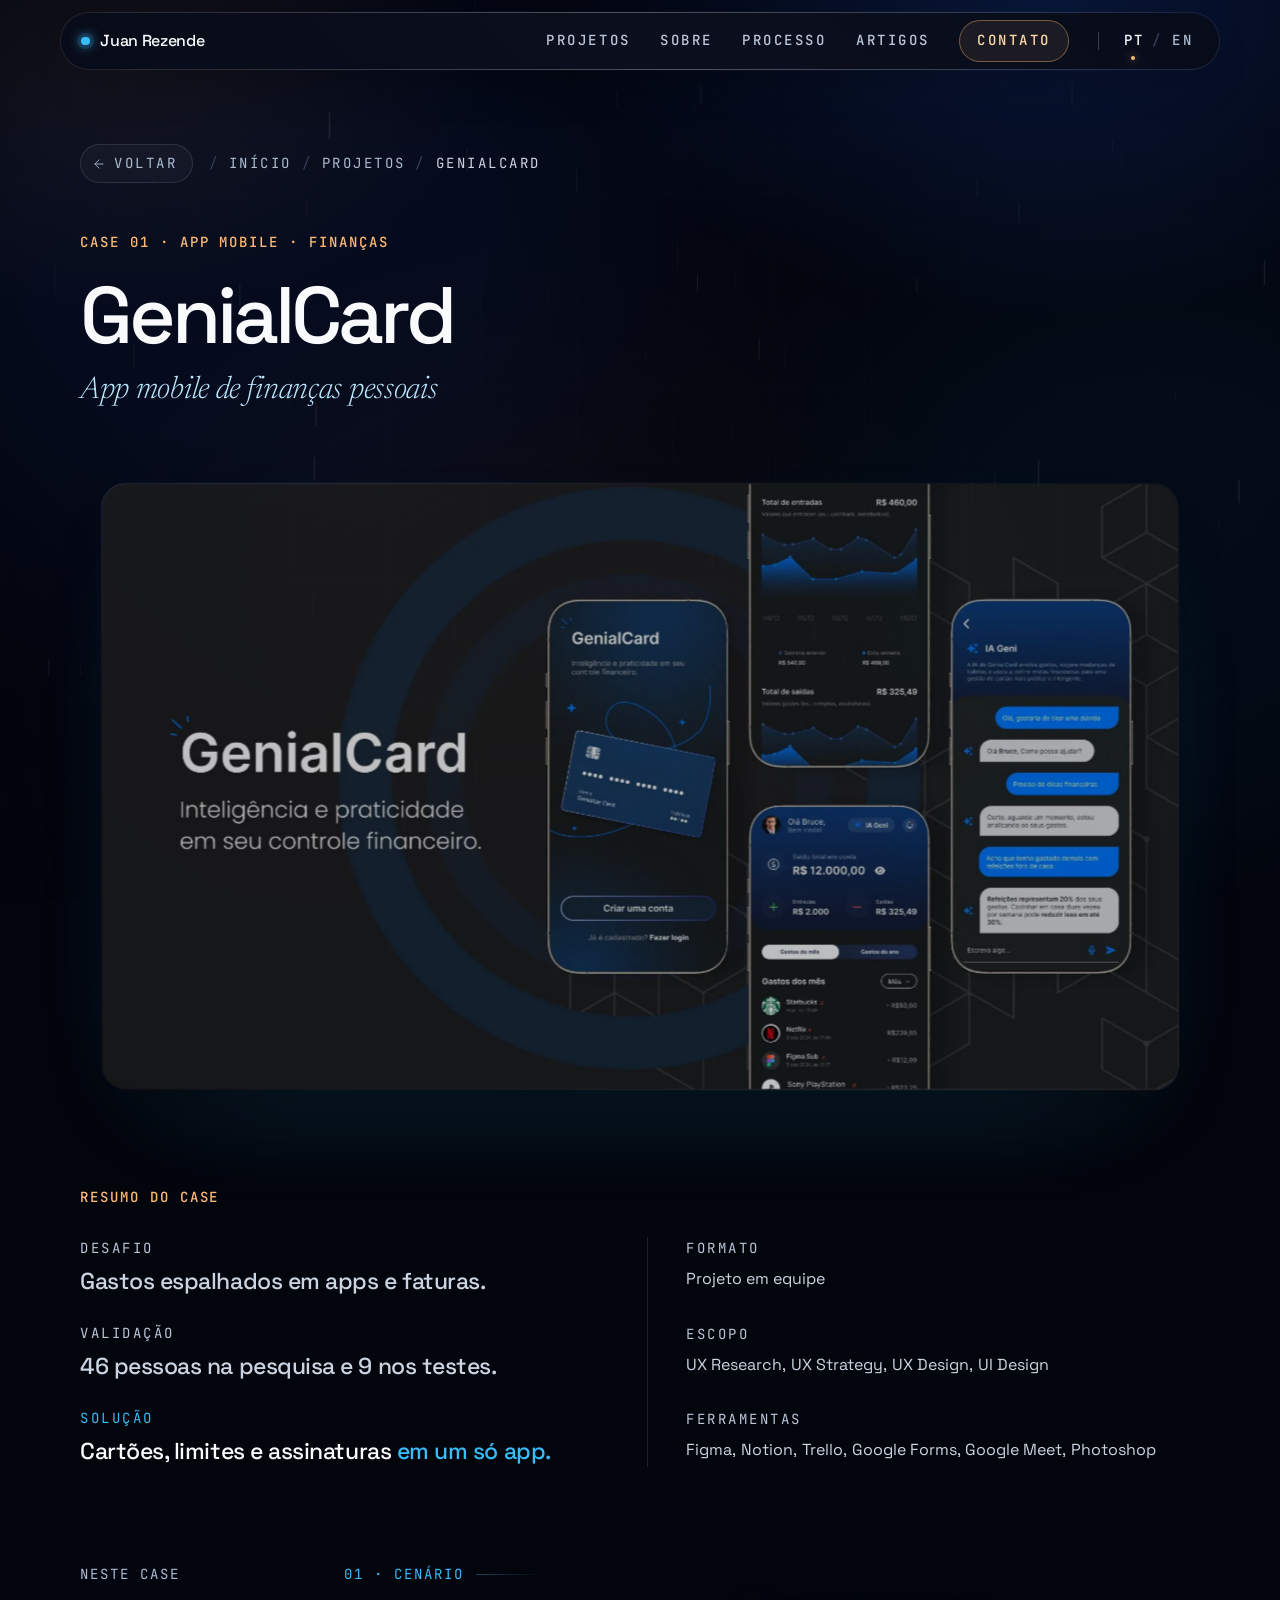
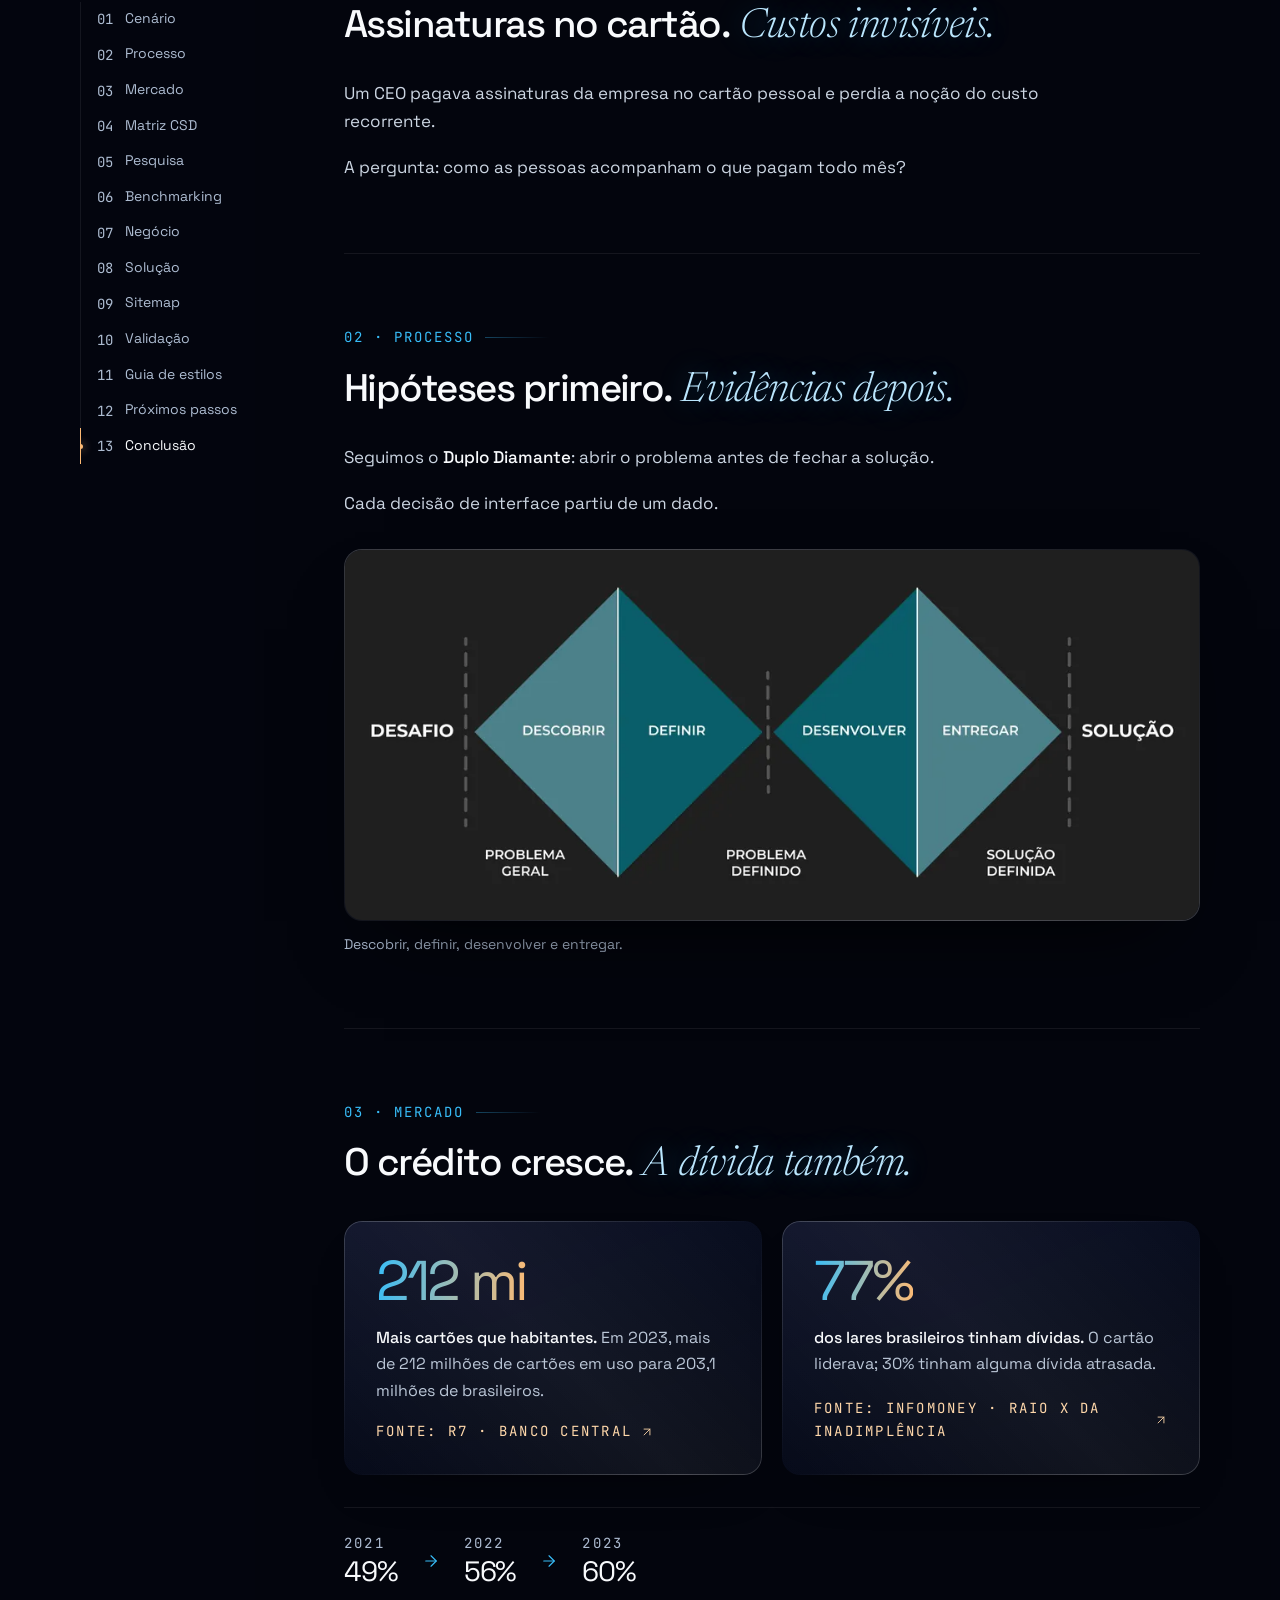
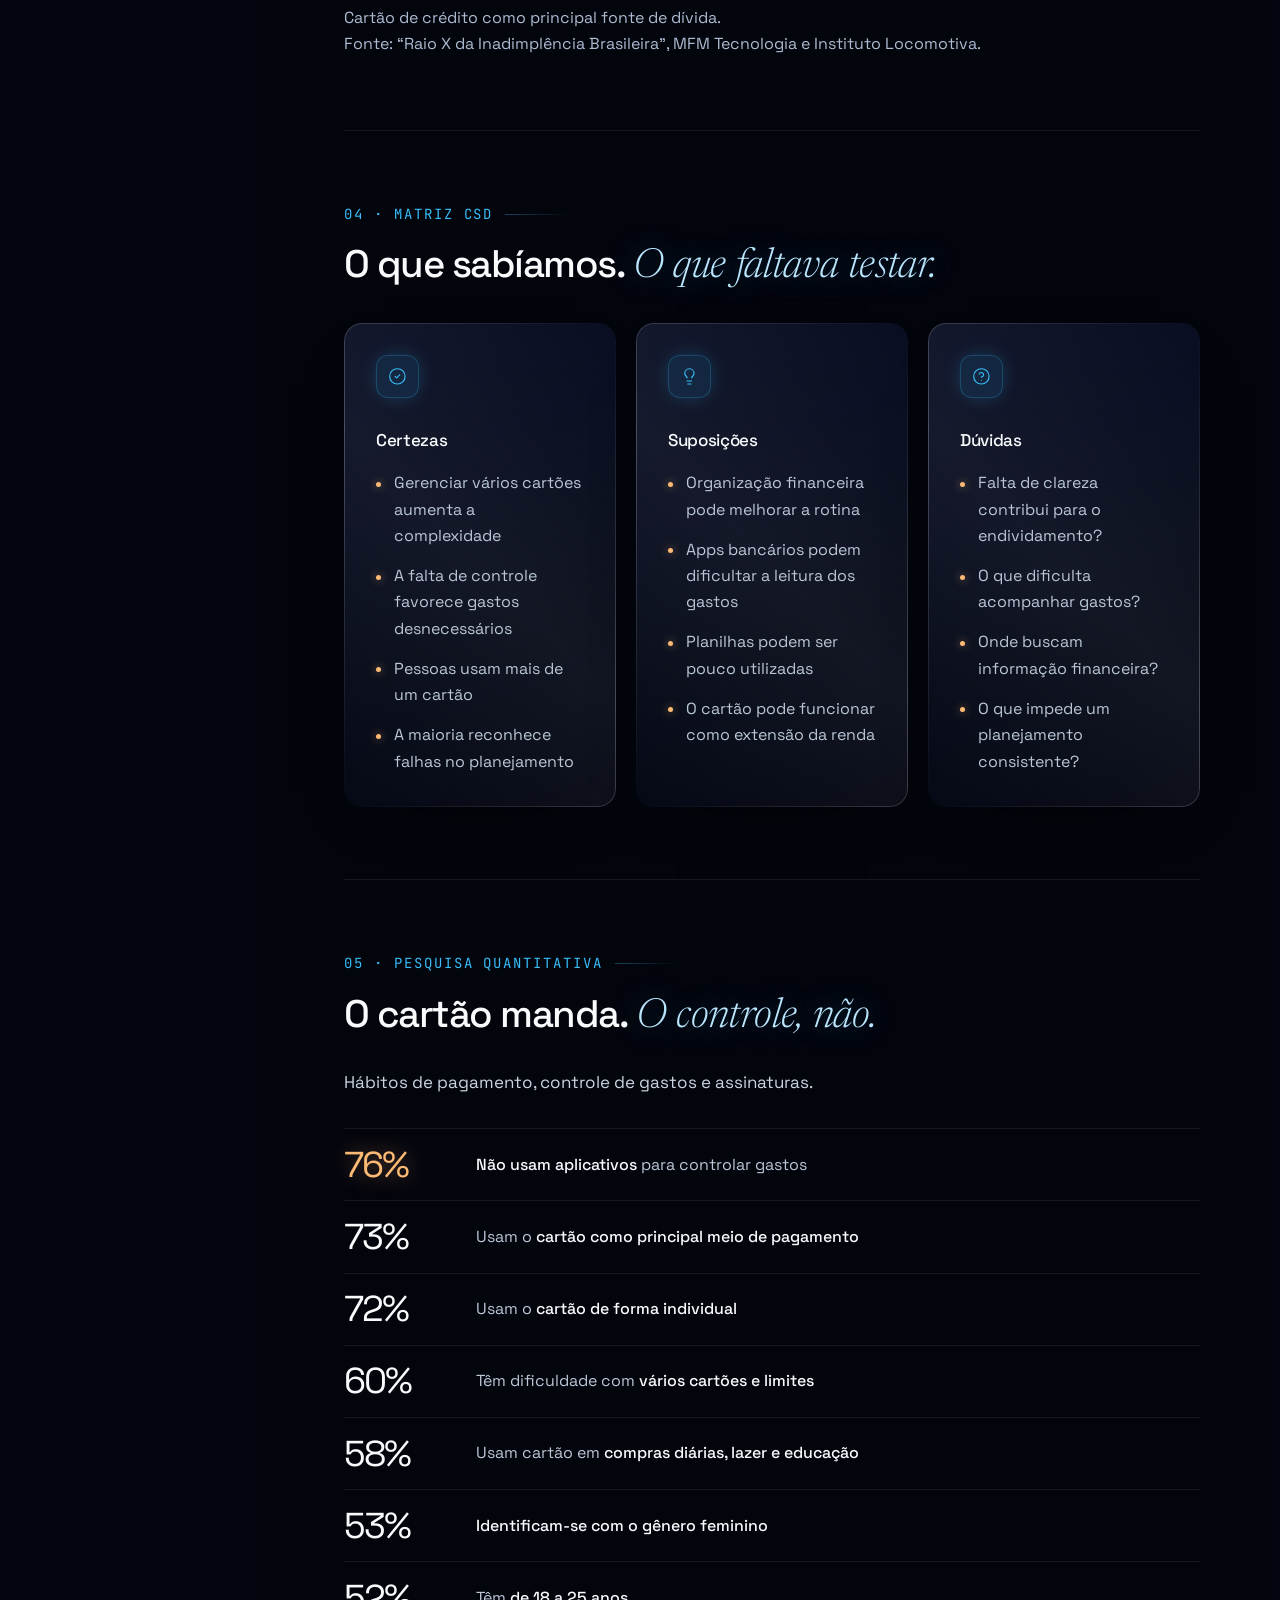
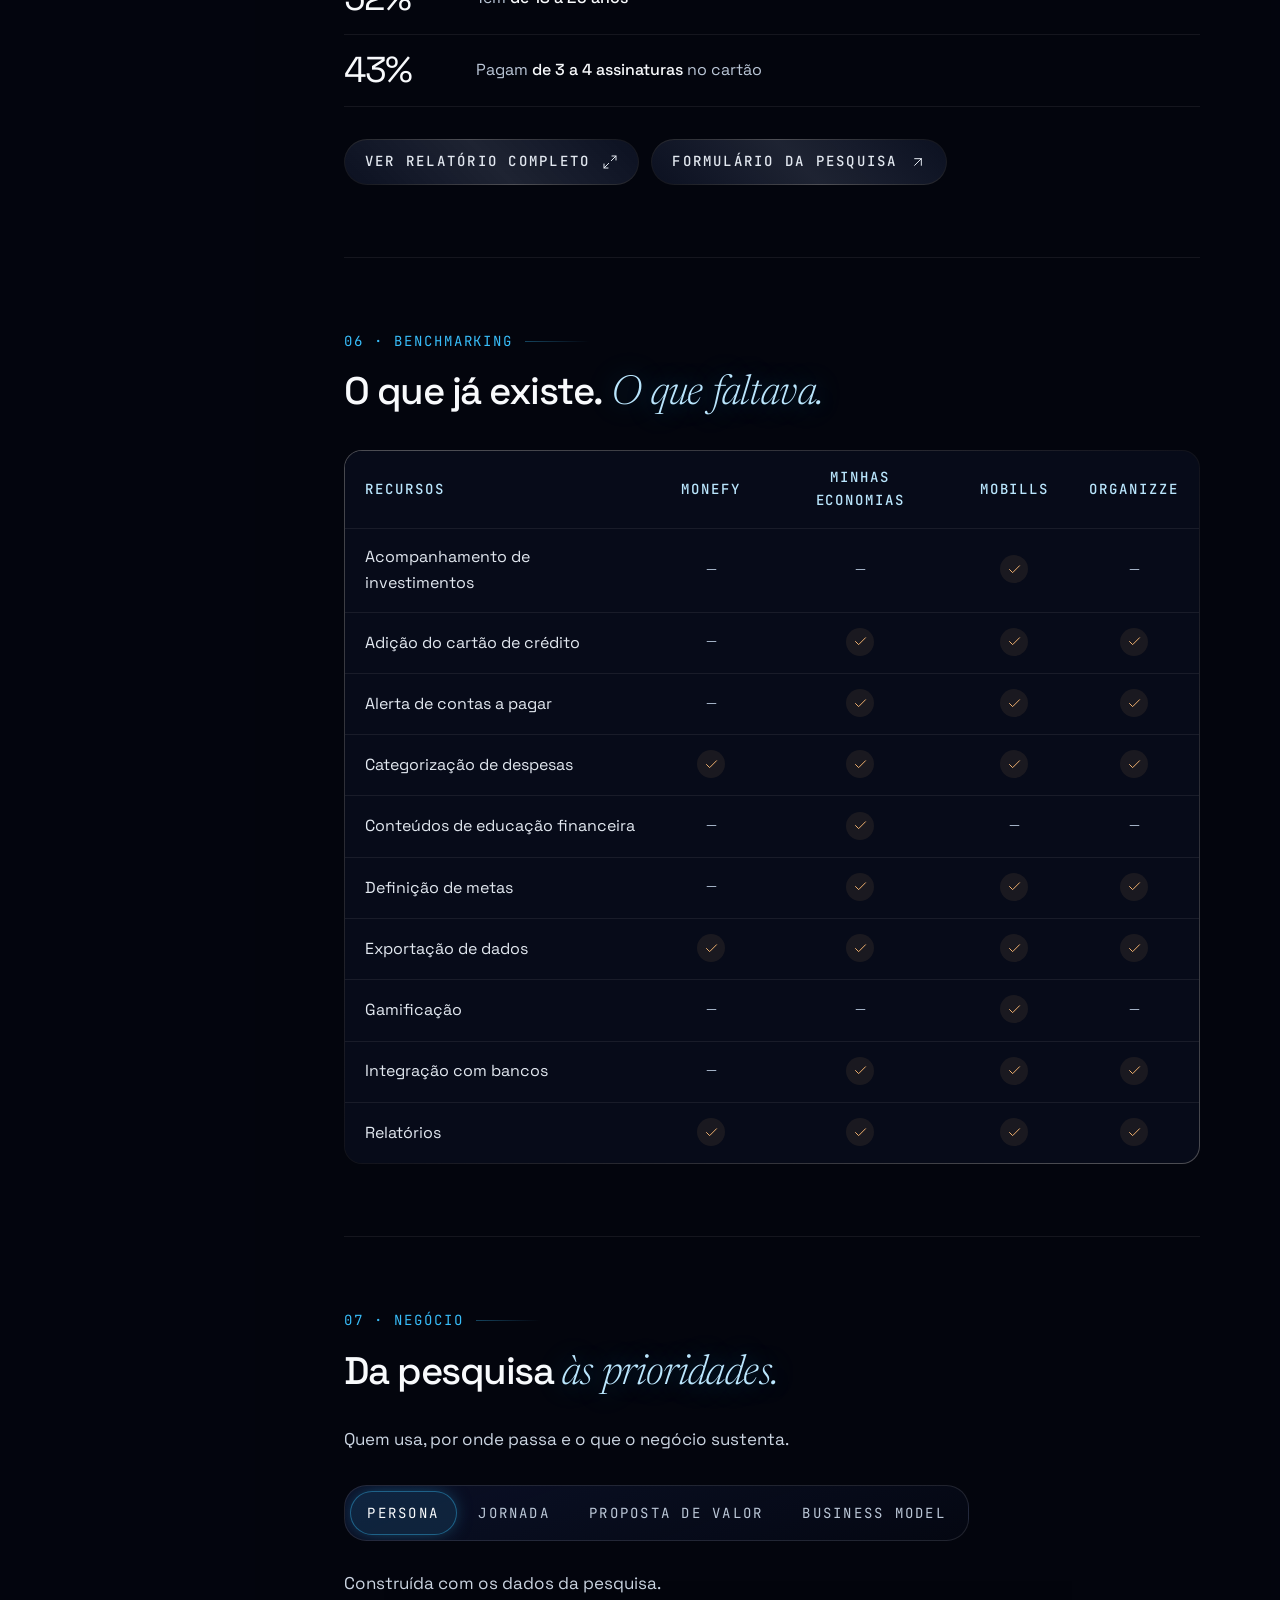
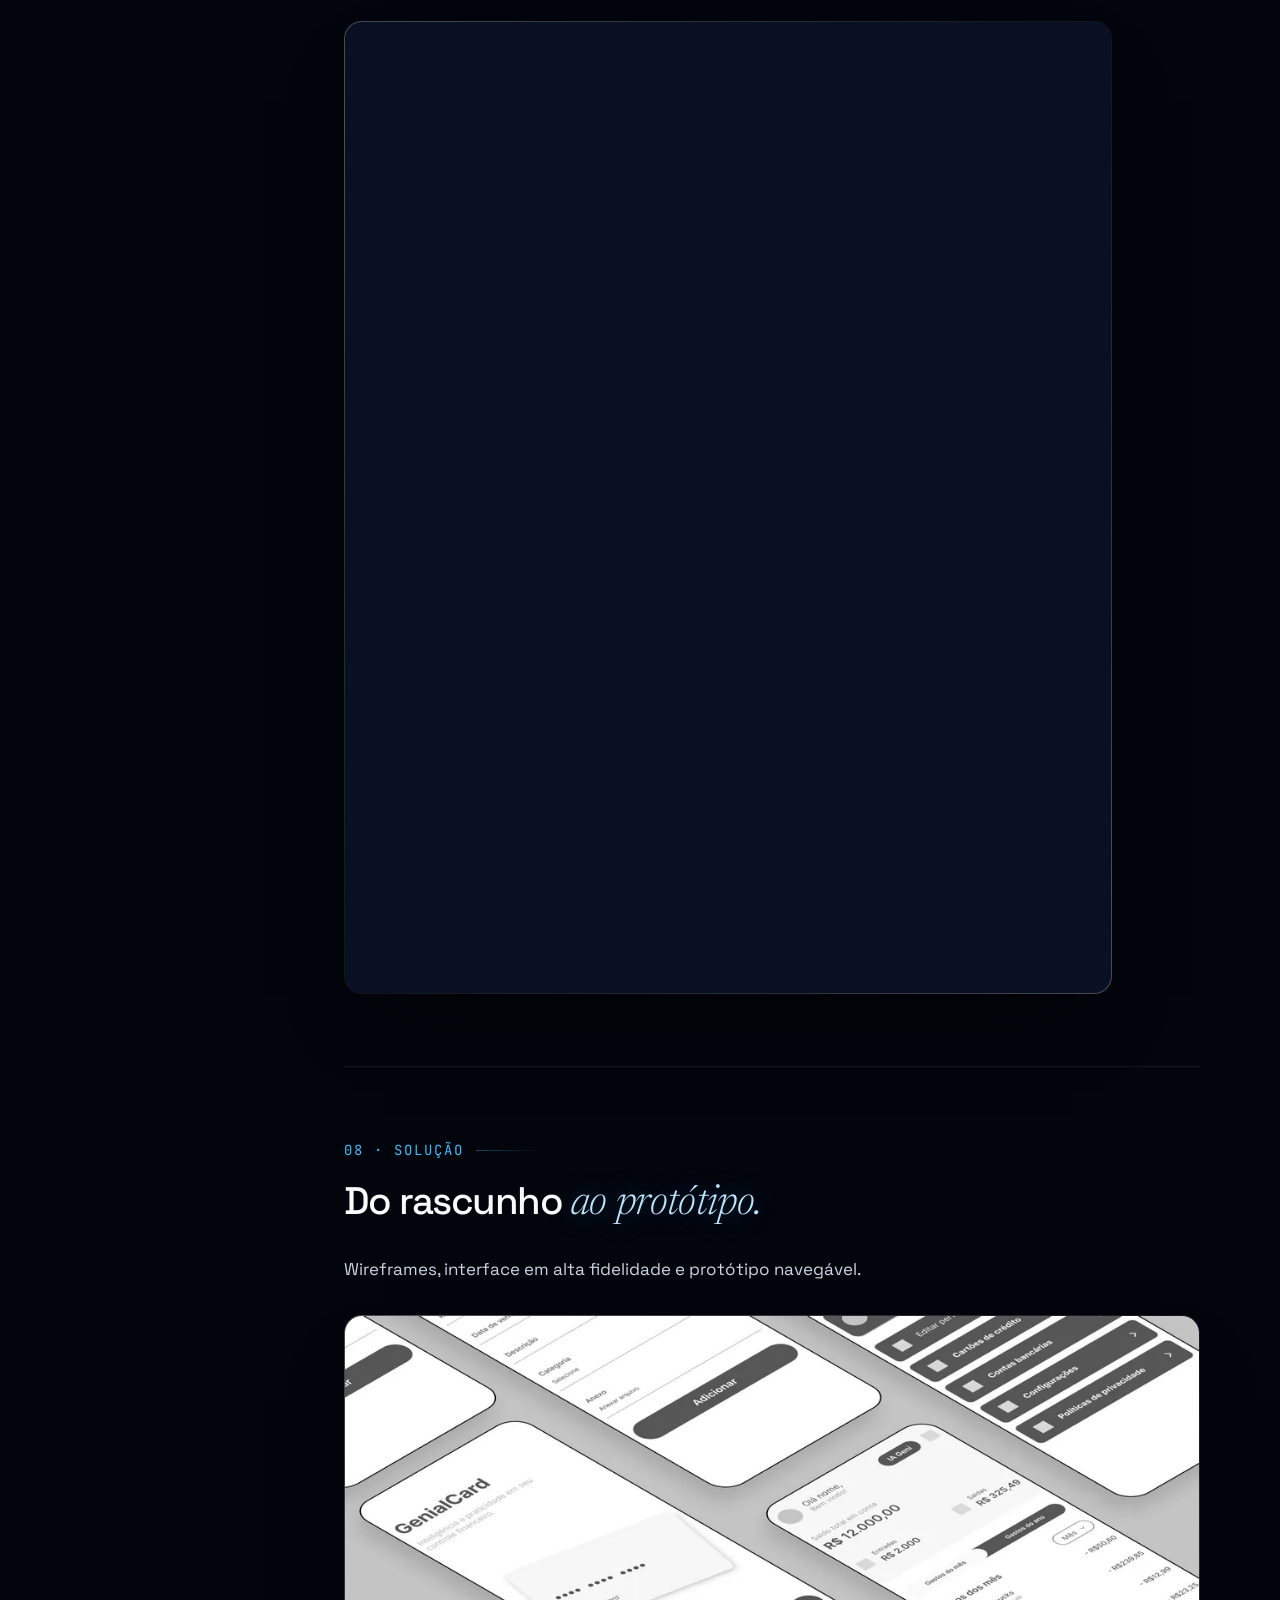
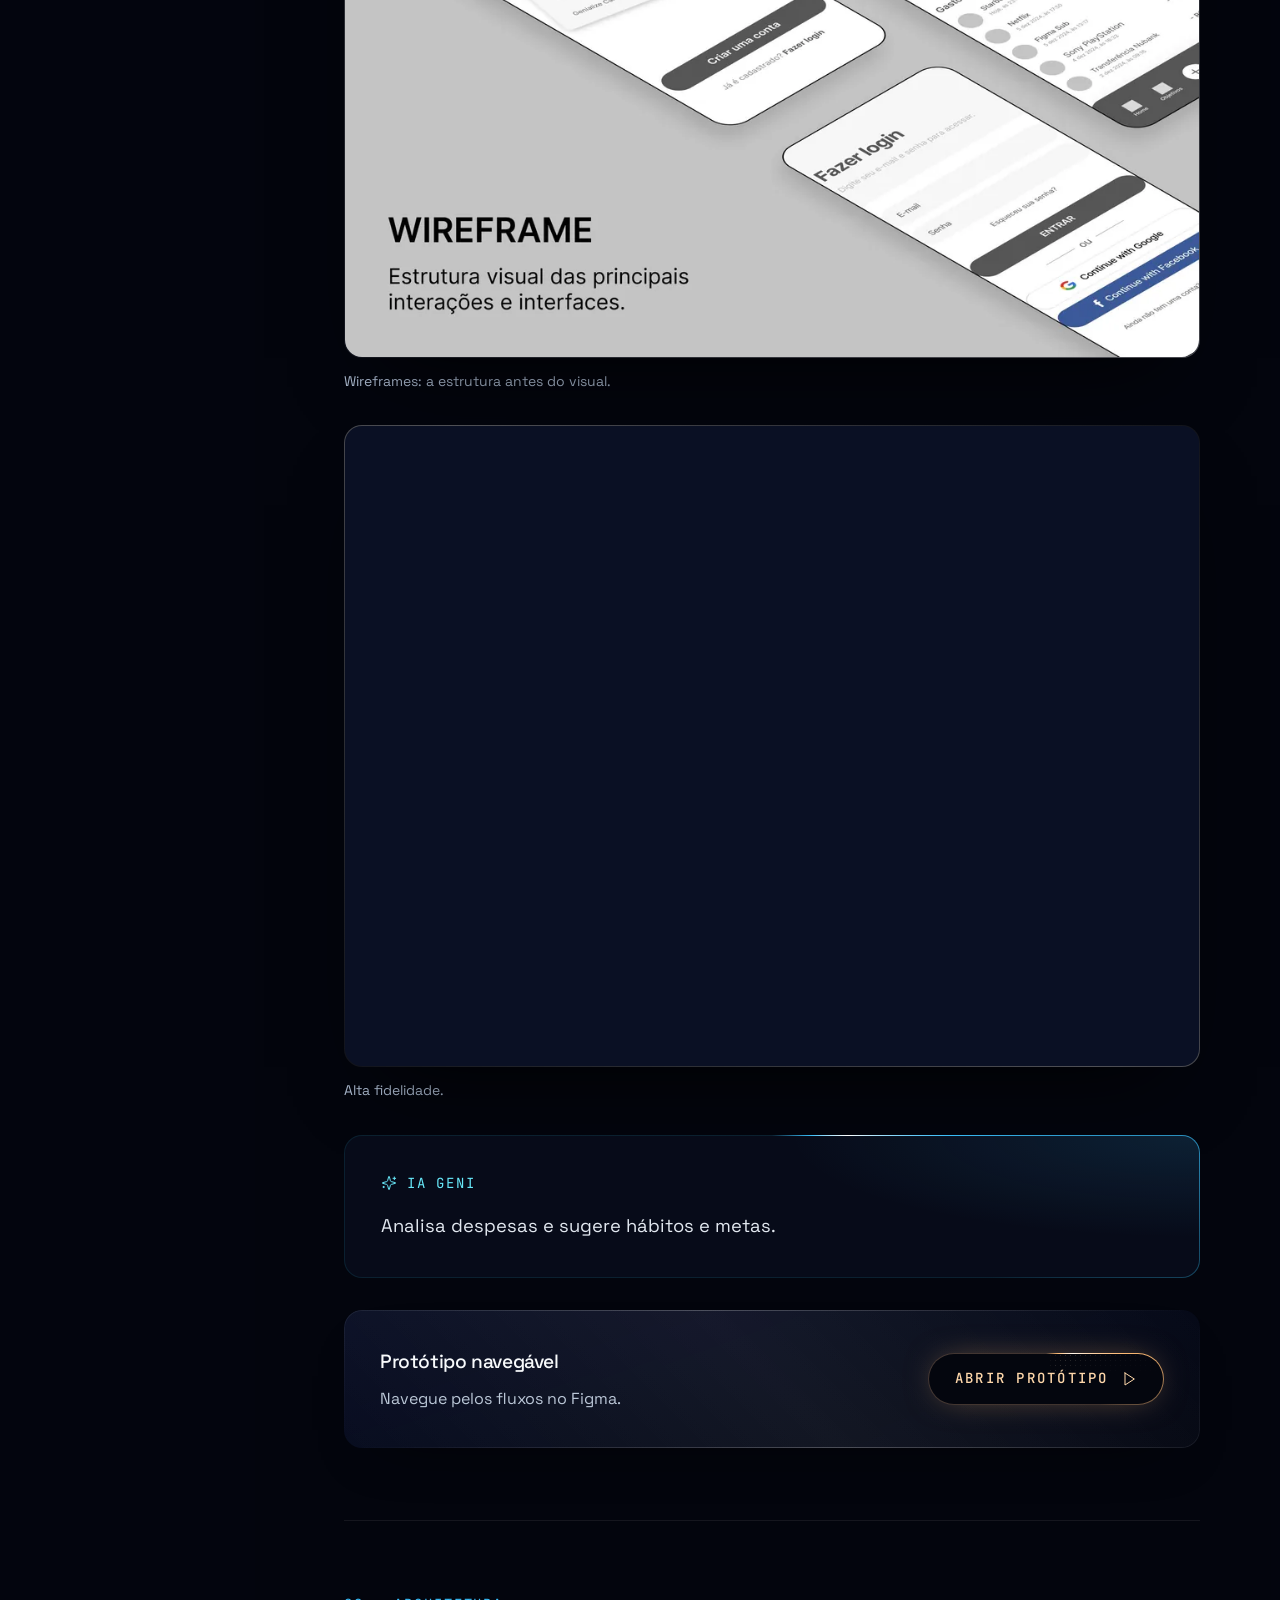
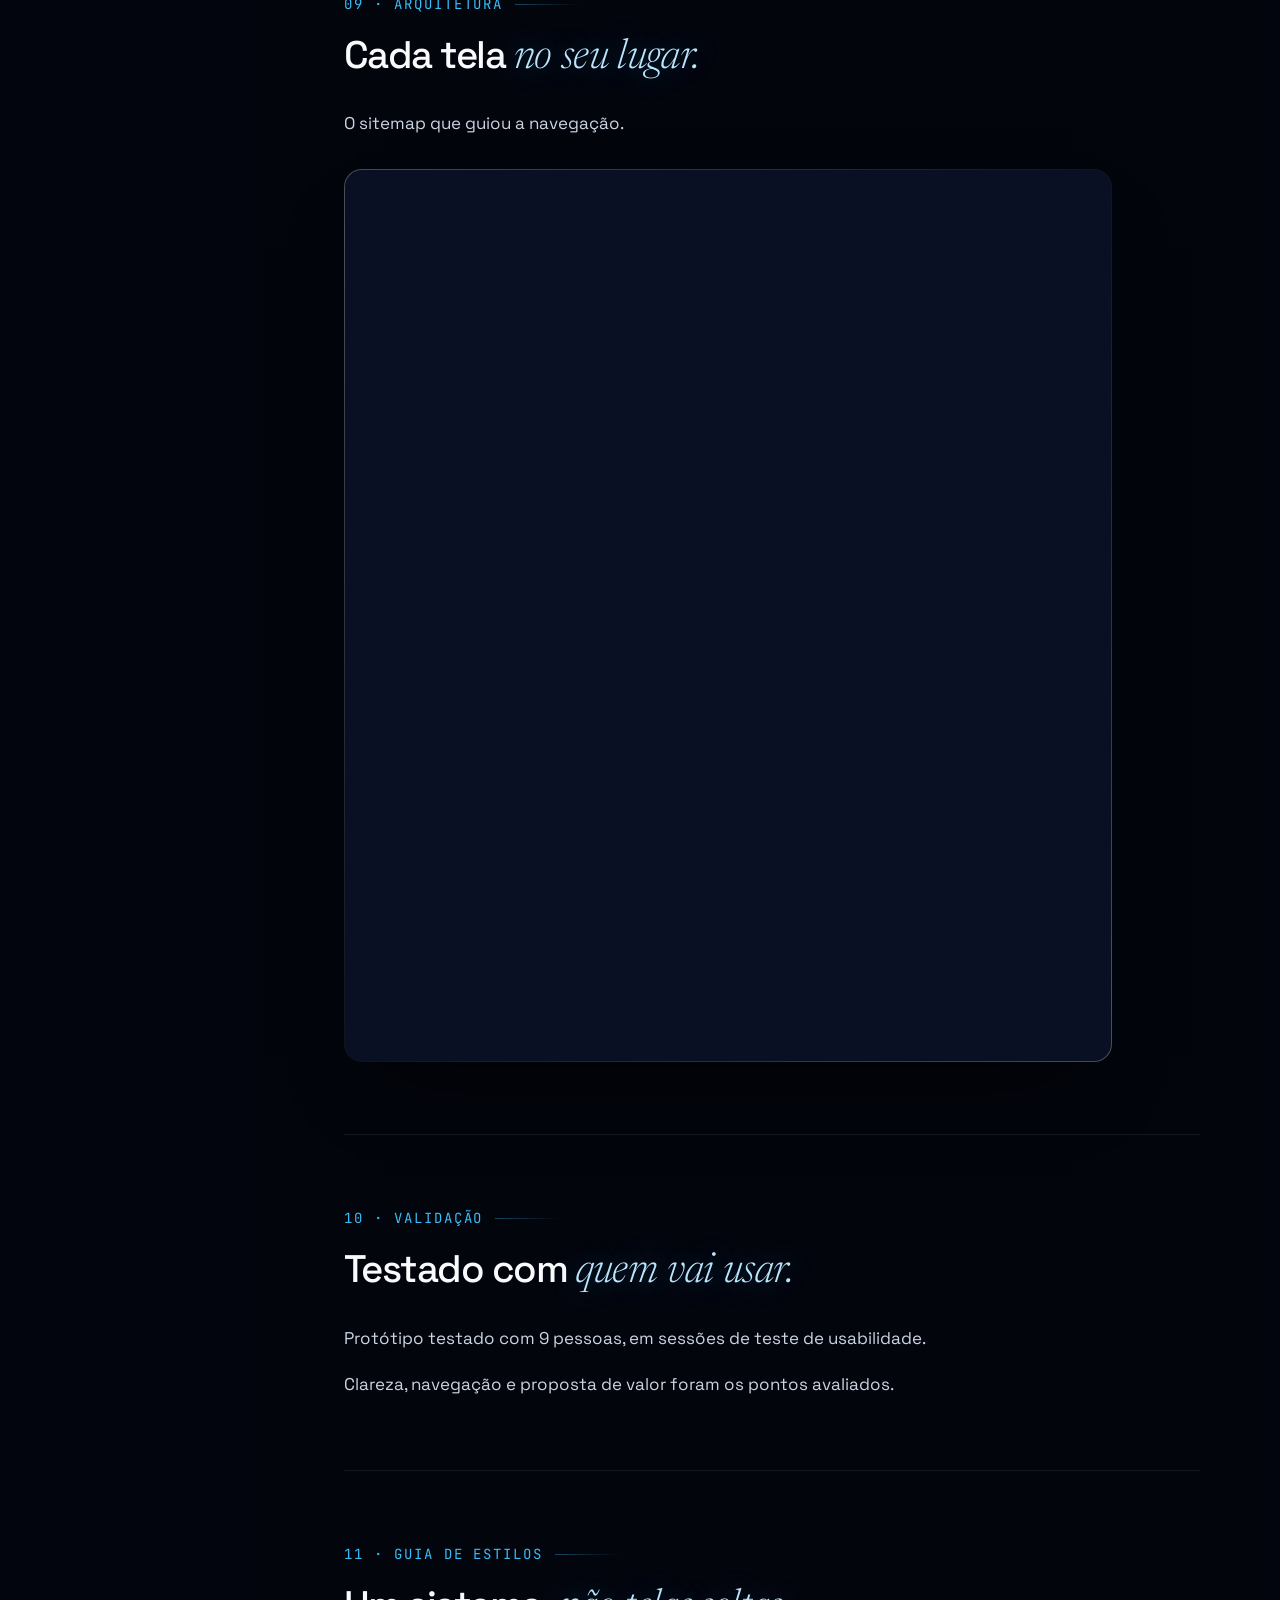
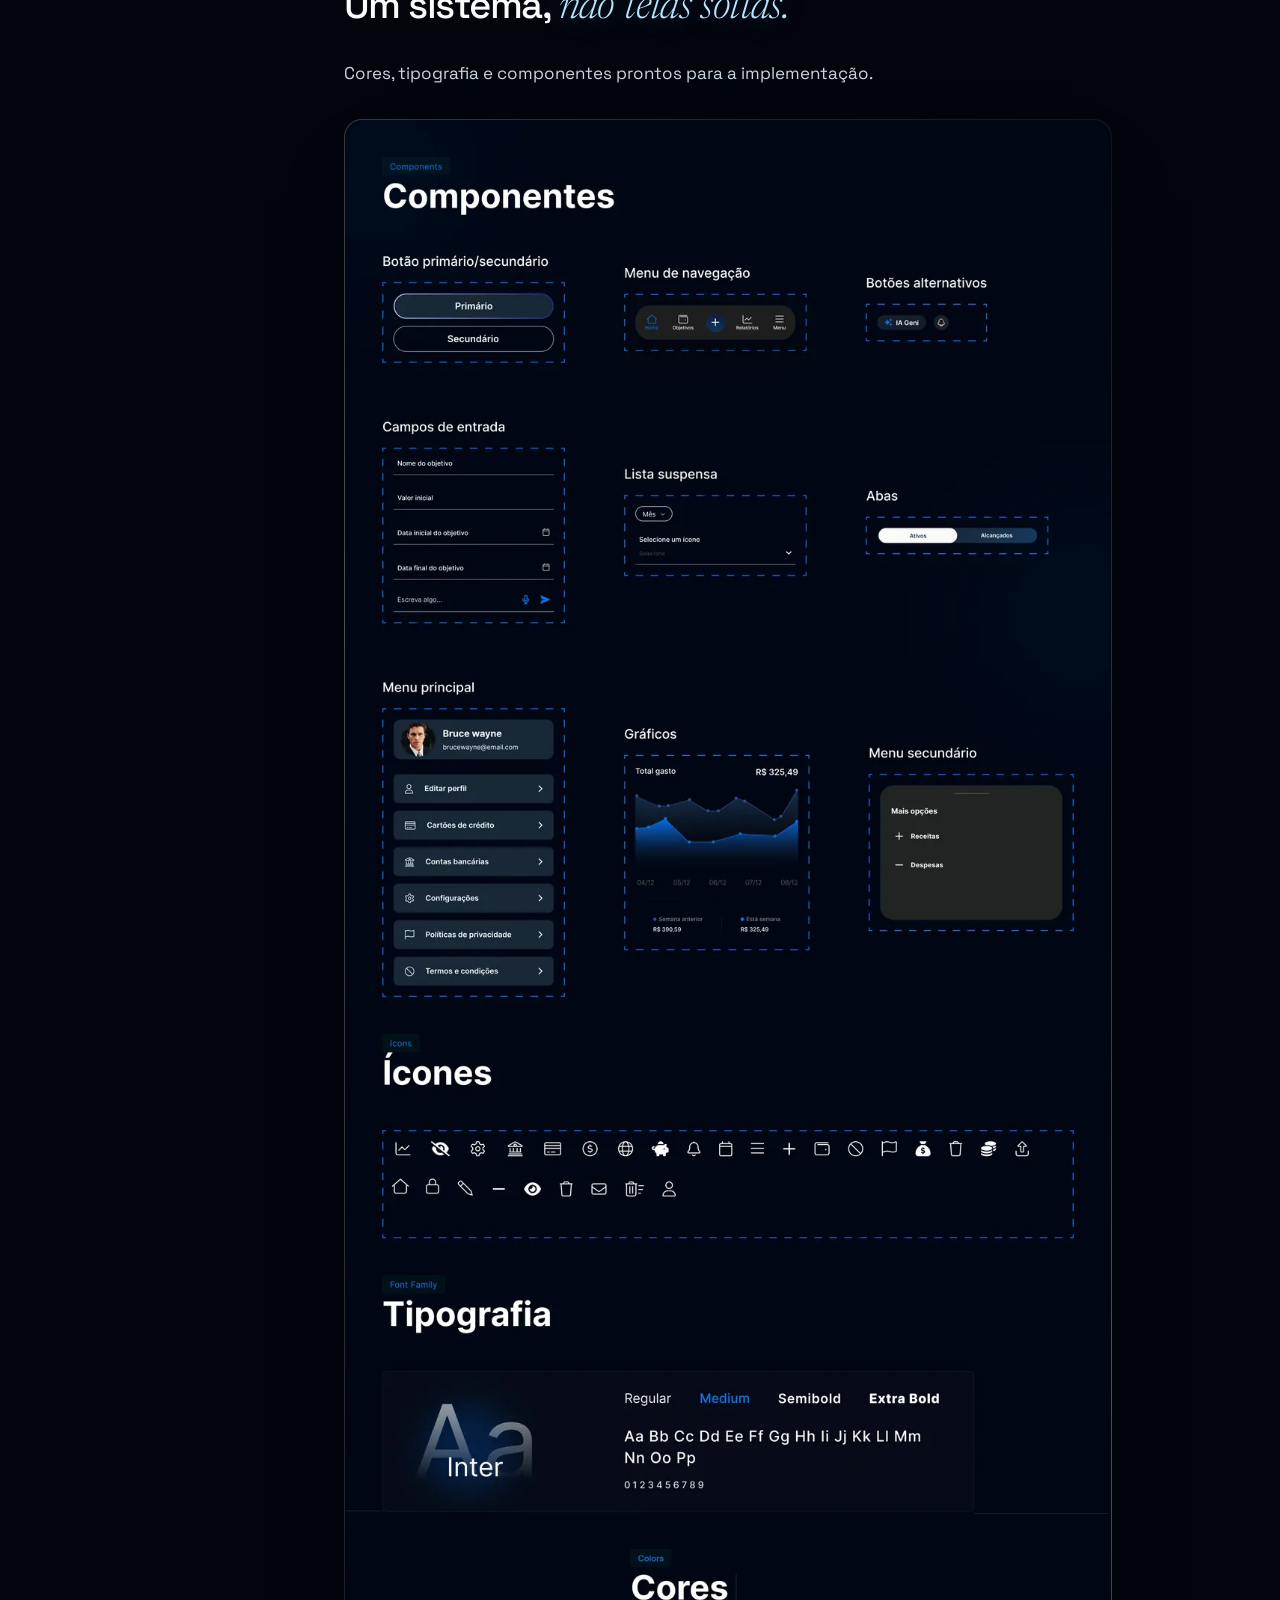
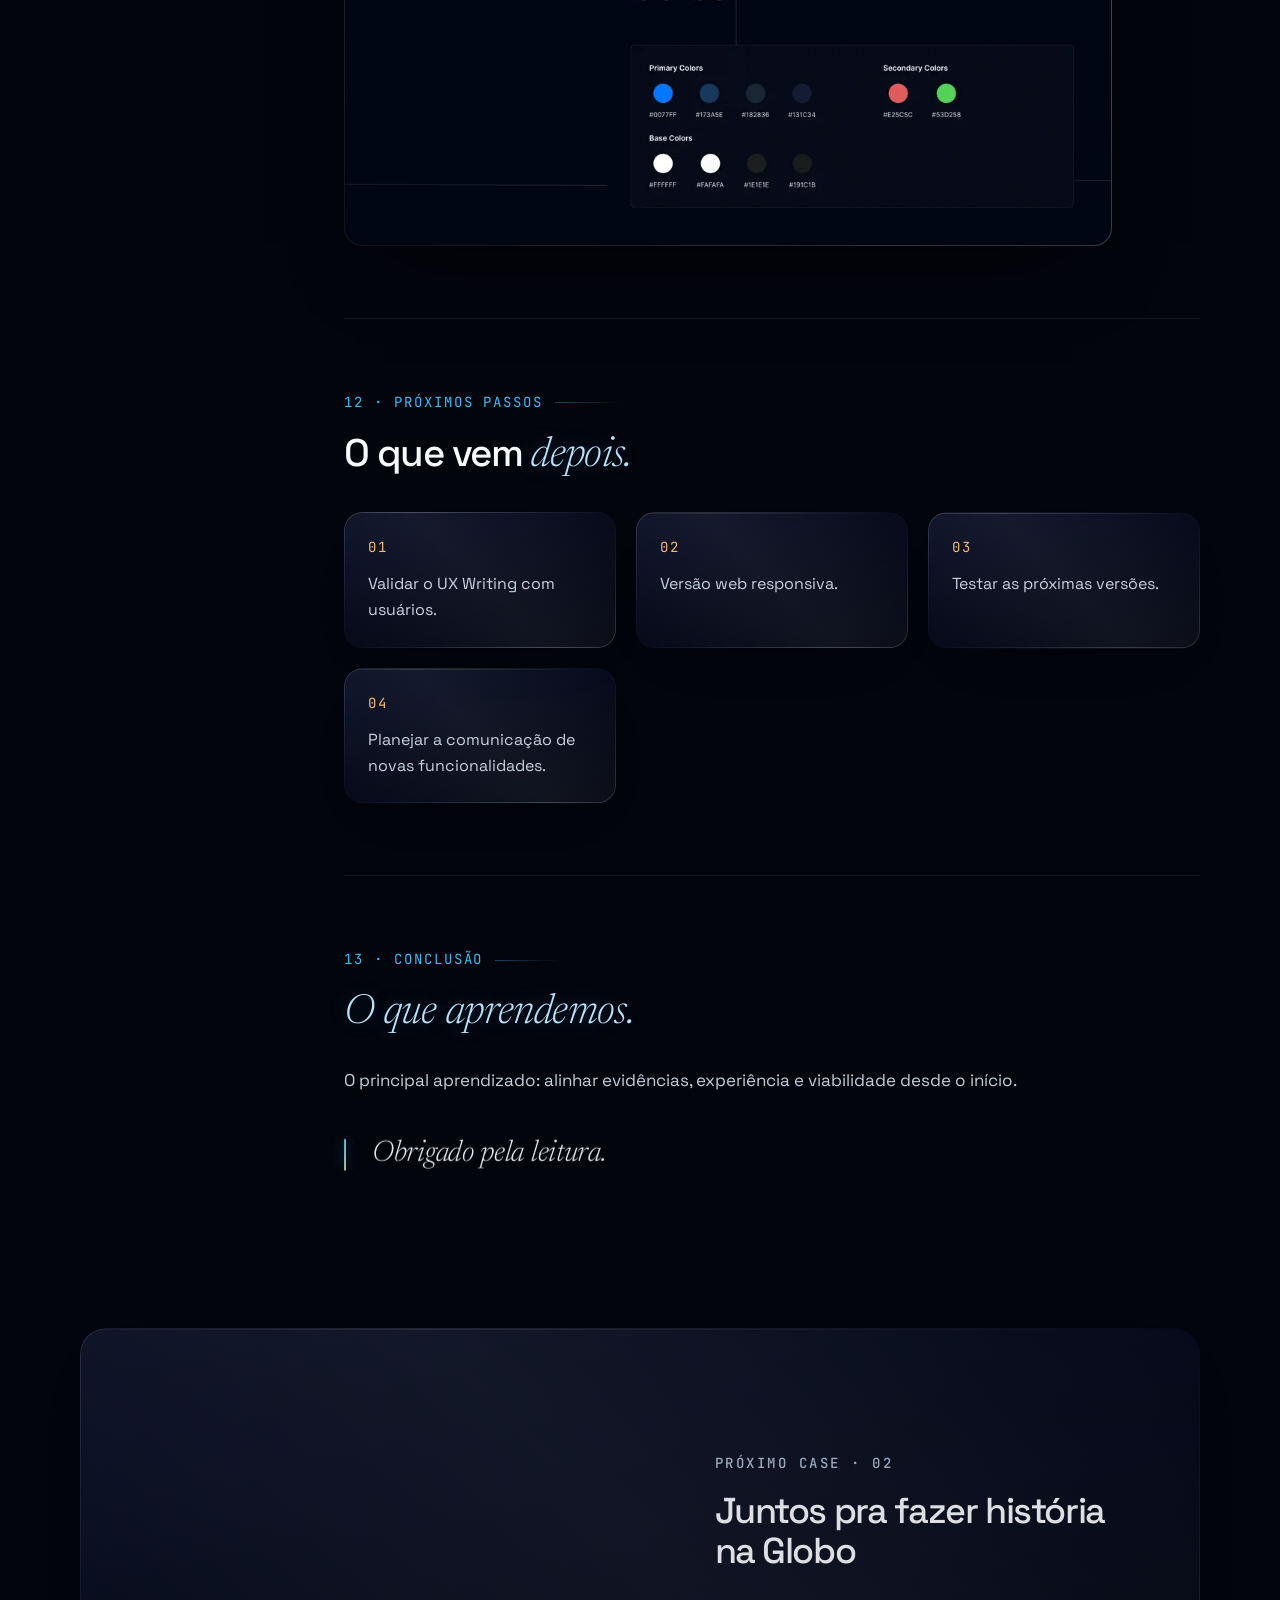
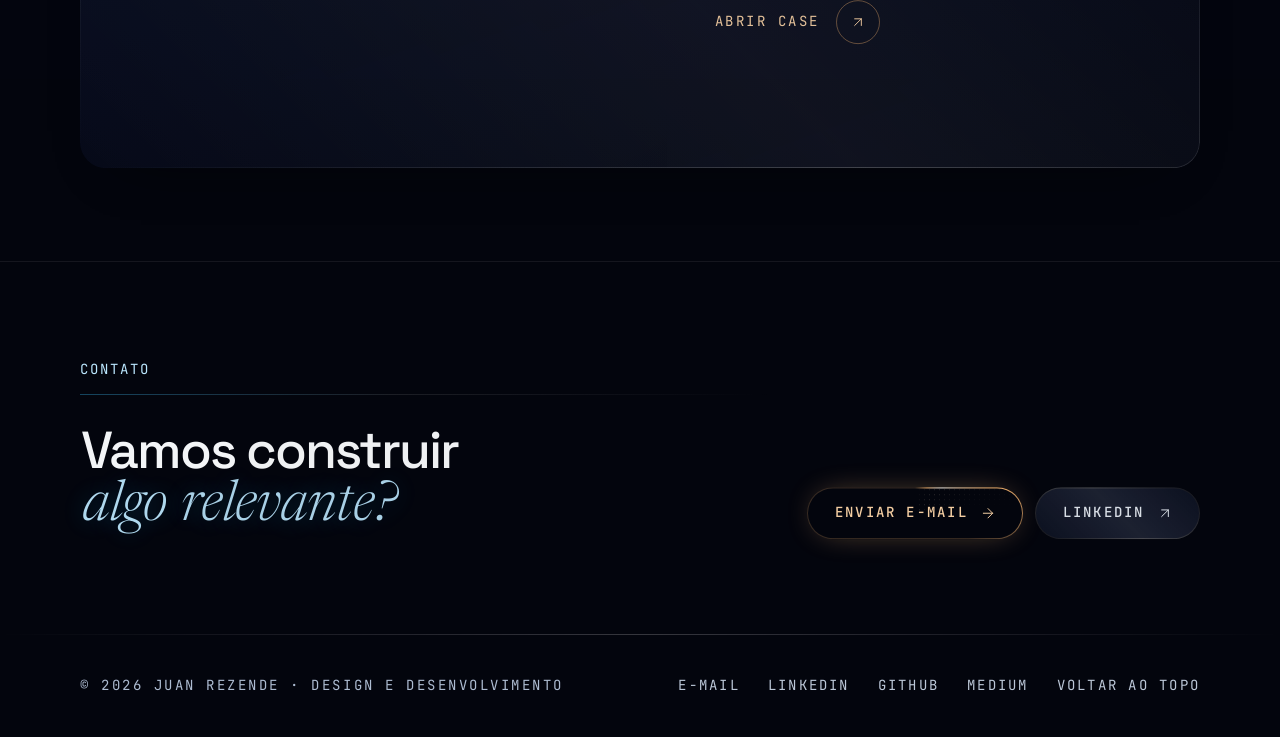
<file: genialcard/index.html>
<!DOCTYPE html>
<!-- GERADO por tools/build-cases.py a partir do index.html: não edite este arquivo -->
<!--
  Juan Rezende · portfolio (single page, works straight from file://)
  After editing this file, run  python tools/build-cases.py  (it makes each case's page: genialcard/index.html…)

  Where things live
    index.html ............ content: header, HOME (hero, projetos, sobre + formação, processo, artigos,
                            contato), CASES (genialcard, globo, light), footer. Search the ══ comments.
    assets/css/01…14 ....... styles, one file per area, loaded in numeric order (the cascade depends on it)
    assets/js/main.js ...... routing, animations and interactions (contents listed at its top)
    assets/js/effects/ ..... cosmos.js (starfield) and wave.js (LED wave), used by main.js
    assets/vendor/ ......... GSAP + ScrollTrigger
    assets/img/ ............ images, by project
  More detail: ESTRUTURA.md
-->
<html lang="pt-BR" data-home-title="Juan Rezende | Product Designer · UX/UI · Front-end · IA">
<head>
<meta charset="UTF-8">
<meta name="viewport" content="width=device-width, initial-scale=1.0">
<!-- ══════════ SEO · the site address (https://juanrezende.com) appears here, in the JSON-LD below, robots.txt, sitemap.xml and CNAME:
     if it ever changes, replace it in all of them (see ESTRUTURA.md › SEO) ══════════ -->
<title>GenialCard | Juan Rezende</title>
<meta name="description" content="Case GenialCard: app mobile de finanças pessoais, com pesquisa com 46 pessoas, 9 testes de usabilidade e uma visão única de cartões, limites e assinaturas.">
<meta name="author" content="Juan Rezende">
<meta name="robots" content="index, follow, max-image-preview:large">
<link rel="canonical" href="https://juanrezende.com/genialcard/">
<meta name="theme-color" content="#04060e">
<meta property="og:type" content="article">
<meta property="og:locale" content="pt_BR">
<meta property="og:site_name" content="Juan Rezende">
<meta property="og:url" content="https://juanrezende.com/genialcard/">
<meta property="og:title" content="GenialCard | Juan Rezende">
<meta property="og:description" content="Case GenialCard: app mobile de finanças pessoais, com pesquisa com 46 pessoas, 9 testes de usabilidade e uma visão única de cartões, limites e assinaturas.">
<meta property="og:image" content="https://juanrezende.com/assets/img/seo/og-image.jpg">
<meta property="og:image:width" content="1200">
<meta property="og:image:height" content="630">
<meta property="og:image:alt" content="Juan Rezende, Product Designer. Do discovery ao código.">
<meta property="profile:first_name" content="Juan">
<meta property="profile:last_name" content="Rezende">
<meta name="twitter:card" content="summary_large_image">
<meta name="twitter:title" content="GenialCard | Juan Rezende">
<meta name="twitter:description" content="Case GenialCard: app mobile de finanças pessoais, com pesquisa com 46 pessoas, 9 testes de usabilidade e uma visão única de cartões, limites e assinaturas.">
<meta name="twitter:image" content="https://juanrezende.com/assets/img/seo/og-image.jpg">
<!-- small sizes use a smooth ring, 96px and up the hero's LED ring -->
<link rel="icon" href="/favicon.ico" sizes="48x48">
<link rel="icon" href="/assets/img/seo/favicon-32.png" type="image/png" sizes="32x32">
<link rel="icon" href="/assets/img/seo/favicon-96.png" type="image/png" sizes="96x96">
<link rel="icon" href="/assets/img/seo/favicon-192.png" type="image/png" sizes="192x192">
<link rel="apple-touch-icon" href="/apple-touch-icon.png">
<!-- the three typefaces are served from this site (assets/fonts, SIL OFL), so visitors' browsers never contact Google -->
<link rel="stylesheet" href="/assets/fonts/fonts.css">
<script>
  document.documentElement.classList.add('js');
  /* language: ?lang=, else the visitor's saved choice, else the browser's languages (Portuguese if any of them is, English
     otherwise; not saved, so it follows the browser until the switch is used). Crawlers render in en-US, so they always
     get the Portuguese the page is written in. The English copy is applied by assets/js/i18n.js at the end of the body;
     until then the page stays hidden (lang-pending, with a CSS failsafe in 02-base.css). */
  (function () {
    var d = document.documentElement, l = null, langs, bot;
    try {
      l = new URLSearchParams(location.search).get('lang');
      if (l === 'en' || l === 'pt') localStorage.setItem('jr-lang', l);
      else l = localStorage.getItem('jr-lang');
    } catch (e) {}
    if (l !== 'en' && l !== 'pt') {
      langs = navigator.languages && navigator.languages.length ? navigator.languages : [navigator.language || ''];
      bot = /bot|crawl|spider|slurp|lighthouse|headless/i.test(navigator.userAgent);
      l = bot || !langs[0] || langs.some(function (x) { return /^pt\b/i.test(x); }) ? 'pt' : 'en';
    }
    if (l === 'en') { d.lang = 'en'; d.classList.add('lang-pending'); }
  })();
  /* effects budget: without hardware graphics (WebGL missing or software-only) every blur and the WebGL aura fall on the CPU,
     so the page switches to lite mode before first paint (static aura image, no filters, fewer layers; see 14-motion.css).
     ?fx=lite or ?fx=full forces a mode for the session (headless test browsers are software-only, so they need ?fx=full). */
  (function () {
    var d = document.documentElement, fx = null, lite = false;
    try {
      var q = new URLSearchParams(location.search).get('fx');
      if (q === 'lite' || q === 'full') sessionStorage.setItem('jr-fx', q);
      fx = sessionStorage.getItem('jr-fx');
    } catch (e) {}
    if (fx) lite = fx === 'lite';
    else {
      try {
        var gl = document.createElement('canvas').getContext('webgl', { failIfMajorPerformanceCaveat: true });
        lite = !gl;
        /* a software rasterizer can still slip through when it was enabled by hand: catch it by name */
        if (gl) {
          var info = gl.getExtension('WEBGL_debug_renderer_info');
          var renderer = String(gl.getParameter(info ? info.UNMASKED_RENDERER_WEBGL : gl.RENDERER) || '');
          if (/swiftshader|llvmpipe|softpipe|software|basic render/i.test(renderer)) lite = true;
        }
        var lose = gl && gl.getExtension('WEBGL_lose_context');
        if (lose) lose.loseContext();
      } catch (e) { lite = true; }
      if (navigator.connection && navigator.connection.saveData) lite = true;
    }
    if (lite) d.classList.add('fx-lite');
  })();
  /* design-system catalog hook (only when this page is framed, e.g. by Bases/lumen-ds.html): the catalog owns the navbar, gets the reading
     progress, and can park this page as the live background of its Components view (hero scene only) */
  (function () {
    if (window.parent === window) return;
    var d = document.documentElement, y = 0, queued = false;
    d.classList.add('ds-embed');
    var send = function () {
      queued = false;
      var max = d.scrollHeight - innerHeight;
      try { parent.postMessage({ ds: 'scroll', p: max > 0 ? Math.min(1, scrollY / max) : 0 }, '*'); } catch (e) {}
    };
    addEventListener('scroll', function () { if (!queued) { queued = true; requestAnimationFrame(send); } }, { passive: true });
    addEventListener('message', function (e) {
      if (e.source !== window.parent || !e.data || !e.data.ds) return;
      if (e.data.ds === 'bg' && !d.classList.contains('ds-bg')) { y = scrollY; d.classList.add('ds-bg'); scrollTo(0, 0); }
      else if (e.data.ds === 'page' && d.classList.contains('ds-bg')) { d.classList.remove('ds-bg'); scrollTo(0, y); }
    });
  })();
</script>
<script type="application/ld+json">
{
  "@context": "https://schema.org",
  "@graph": [
    {
      "@type": "WebSite",
      "@id": "https://juanrezende.com/#site",
      "url": "https://juanrezende.com/",
      "name": "Juan Rezende",
      "inLanguage": "pt-BR",
      "publisher": { "@id": "https://juanrezende.com/#juan" }
    },
    {
      "@type": "ProfilePage",
      "@id": "https://juanrezende.com/#page",
      "url": "https://juanrezende.com/",
      "name": "Juan Rezende | Product Designer · UX/UI · Front-end · IA",
      "inLanguage": "pt-BR",
      "isPartOf": { "@id": "https://juanrezende.com/#site" },
      "mainEntity": { "@id": "https://juanrezende.com/#juan" },
      "primaryImageOfPage": "https://juanrezende.com/assets/img/seo/og-image.jpg",
      "hasPart": [
        { "@type": "CreativeWork", "name": "GenialCard", "url": "https://juanrezende.com/genialcard/", "about": "App mobile de finanças pessoais: UX Research, UX Strategy, UX e UI Design", "image": "https://juanrezende.com/assets/img/genialcard/capa-1024.webp", "creator": { "@id": "https://juanrezende.com/#juan" } },
        { "@type": "CreativeWork", "name": "Juntos pra fazer história · Globo", "url": "https://juanrezende.com/juntos-pra-fazer-historia/", "about": "Comunidade de cultura e pessoas na intranet da Globo: UX e UI Design", "image": "https://juanrezende.com/assets/img/globo/1-1024.webp", "creator": { "@id": "https://juanrezende.com/#juan" } },
        { "@type": "CreativeWork", "name": "Credenciados Light", "url": "https://juanrezende.com/credenciados-light/", "about": "Plataforma web responsiva para parceiros credenciados da Light: UX e UI Design", "image": "https://juanrezende.com/assets/img/light/2-1024.webp", "creator": { "@id": "https://juanrezende.com/#juan" } }
      ]
    },
    {
      "@type": "Person",
      "@id": "https://juanrezende.com/#juan",
      "name": "Juan Rezende",
      "url": "https://juanrezende.com/",
      "image": "https://juanrezende.com/assets/img/avatar/juan-500.webp",
      "jobTitle": "Product Designer",
      "description": "Product Designer que combina visão estratégica, experiência do usuário e desenvolvimento front-end para criar produtos digitais eficientes e viáveis, do discovery ao código.",
      "address": { "@type": "PostalAddress", "addressCountry": "BR" },
      "knowsLanguage": "pt-BR",
      "knowsAbout": [
        "Product Design", "UX Design", "UI Design", "UX Research", "UX Strategy", "Design Systems", "Figma",
        "Arquitetura da Informação", "Testes de usabilidade", "Prototipação", "Discovery de produto",
        "Desenvolvimento Front-end", "React", "TypeScript", "Design to Code",
        "Inteligência Artificial", "IA generativa", "AI Product Design", "Product Management"
      ],
      "alumniOf": [
        { "@type": "CollegeOrUniversity", "name": "Universidade Cruzeiro do Sul" },
        { "@type": "CollegeOrUniversity", "name": "Estácio" }
      ],
      "hasCredential": [
        { "@type": "EducationalOccupationalCredential", "name": "AI Product Specialist", "recognizedBy": { "@type": "Organization", "name": "PM3" } },
        { "@type": "EducationalOccupationalCredential", "name": "Product Management", "recognizedBy": { "@type": "Organization", "name": "PM3" } },
        { "@type": "EducationalOccupationalCredential", "name": "Design Systems / Figma", "recognizedBy": { "@type": "Organization", "name": "cfPRO" } },
        { "@type": "EducationalOccupationalCredential", "name": "UX, UI e Product Design", "recognizedBy": { "@type": "Organization", "name": "UX Unicórnio" } },
        { "@type": "EducationalOccupationalCredential", "name": "Full-Stack", "recognizedBy": { "@type": "Organization", "name": "Rocketseat" } },
        { "@type": "EducationalOccupationalCredential", "name": "Front-end", "recognizedBy": { "@type": "Organization", "name": "Alura" } }
      ],
      "sameAs": ["https://www.linkedin.com/in/juanrezende/", "https://github.com/JuanRezende", "https://medium.com/@juan.rezende"]
    }
  ]
}
</script>
<!-- Lumen stylesheet, split by section; order matters (see assets/css) -->
<link rel="stylesheet" href="/assets/css/01-tokens.css">
<link rel="stylesheet" href="/assets/css/02-base.css">
<link rel="stylesheet" href="/assets/css/03-components.css">
<link rel="stylesheet" href="/assets/css/04-atmosphere.css">
<link rel="stylesheet" href="/assets/css/05-layout.css">
<link rel="stylesheet" href="/assets/css/06-hero.css">
<link rel="stylesheet" href="/assets/css/07-projects.css">
<link rel="stylesheet" href="/assets/css/08-about.css">
<link rel="stylesheet" href="/assets/css/09-process.css">
<link rel="stylesheet" href="/assets/css/10-articles.css">
<link rel="stylesheet" href="/assets/css/11-contact.css">
<link rel="stylesheet" href="/assets/css/12-case.css">
<link rel="stylesheet" href="/assets/css/13-overlays.css">
<link rel="stylesheet" href="/assets/css/14-motion.css">
</head>
<body>
<a class="skip-link" href="#conteudo">Pular para o conteúdo</a>

<!-- icon sprite: shapes based on Lucide (https://lucide.dev), ISC License, Copyright (c) Lucide Contributors -->
<svg width="0" height="0" style="position:absolute" aria-hidden="true" focusable="false">
  <defs>
    <linearGradient id="trace-grad" x1="0" y1="1" x2="0" y2="0"><stop offset="0" stop-color="#fdba74"/><stop offset=".35" stop-color="#fed7aa"/><stop offset=".62" stop-color="#bae6fd"/><stop offset="1" stop-color="#38bdf8"/></linearGradient>
    <symbol id="i-arrow-right" viewBox="0 0 24 24"><path d="M5 12h14"/><path d="m12 5 7 7-7 7"/></symbol>
    <symbol id="i-arrow-left" viewBox="0 0 24 24"><path d="m12 19-7-7 7-7"/><path d="M19 12H5"/></symbol>
    <symbol id="i-arrow-up-right" viewBox="0 0 24 24"><path d="M7 7h10v10"/><path d="M7 17 17 7"/></symbol>
    <symbol id="i-chevron-down" viewBox="0 0 24 24"><path d="m6 9 6 6 6-6"/></symbol>
    <symbol id="i-star4" viewBox="0 0 24 24"><path d="M12 1.5c.7 5.9 4.6 9.8 10.5 10.5-5.9.7-9.8 4.6-10.5 10.5C11.3 16.6 7.4 12.7 1.5 12 7.4 11.3 11.3 7.4 12 1.5z"/></symbol>
    <symbol id="i-mail" viewBox="0 0 24 24"><rect width="20" height="16" x="2" y="4" rx="2"/><path d="m22 7-8.97 5.7a1.94 1.94 0 0 1-2.06 0L2 7"/></symbol>
    <symbol id="i-linkedin" viewBox="0 0 24 24"><path d="M16 8a6 6 0 0 1 6 6v7h-4v-7a2 2 0 0 0-2-2 2 2 0 0 0-2 2v7h-4v-7a6 6 0 0 1 6-6z"/><rect width="4" height="12" x="2" y="9"/><circle cx="4" cy="4" r="2"/></symbol>
    <symbol id="i-book-open" viewBox="0 0 24 24"><path d="M12 7v14"/><path d="M3 18a1 1 0 0 1-1-1V4a1 1 0 0 1 1-1h5a4 4 0 0 1 4 4 4 4 0 0 1 4-4h5a1 1 0 0 1 1 1v13a1 1 0 0 1-1 1h-6a3 3 0 0 0-3 3 3 3 0 0 0-3-3z"/></symbol>
    <symbol id="i-sparkles" viewBox="0 0 24 24"><path d="M9.937 15.5A2 2 0 0 0 8.5 14.063l-6.135-1.582a.5.5 0 0 1 0-.962L8.5 9.936A2 2 0 0 0 9.937 8.5l1.582-6.135a.5.5 0 0 1 .963 0L14.063 8.5A2 2 0 0 0 15.5 9.937l6.135 1.581a.5.5 0 0 1 0 .964L15.5 14.063a2 2 0 0 0-1.437 1.437l-1.582 6.135a.5.5 0 0 1-.963 0z"/><path d="M20 3v4"/><path d="M22 5h-4"/><path d="M4 17v2"/><path d="M5 18H3"/></symbol>
    <symbol id="i-check" viewBox="0 0 24 24"><path d="M20 6 9 17l-5-5"/></symbol>
    <symbol id="i-minus" viewBox="0 0 24 24"><path d="M5 12h14"/></symbol>
    <symbol id="i-x" viewBox="0 0 24 24"><path d="M18 6 6 18"/><path d="m6 6 12 12"/></symbol>
    <symbol id="i-menu" viewBox="0 0 24 24"><path d="M4 6h16"/><path d="M4 12h16"/><path d="M4 18h16"/></symbol>
    <symbol id="i-briefcase" viewBox="0 0 24 24"><path d="M16 20V4a2 2 0 0 0-2-2h-4a2 2 0 0 0-2 2v16"/><rect width="20" height="14" x="2" y="6" rx="2"/></symbol>
    <symbol id="i-route" viewBox="0 0 24 24"><circle cx="6" cy="19" r="3"/><path d="M9 19h8.5a3.5 3.5 0 0 0 0-7h-11a3.5 3.5 0 0 1 0-7H15"/><circle cx="18" cy="5" r="3"/></symbol>
    <symbol id="i-quote" viewBox="0 0 24 24"><path d="M16 3a2 2 0 0 0-2 2v6a2 2 0 0 0 2 2 1 1 0 0 1 1 1v1a2 2 0 0 1-2 2 1 1 0 0 0-1 1v2a1 1 0 0 0 1 1 6 6 0 0 0 6-6V5a2 2 0 0 0-2-2z"/><path d="M5 3a2 2 0 0 0-2 2v6a2 2 0 0 0 2 2 1 1 0 0 1 1 1v1a2 2 0 0 1-2 2 1 1 0 0 0-1 1v2a1 1 0 0 0 1 1 6 6 0 0 0 6-6V5a2 2 0 0 0-2-2z"/></symbol>
    <symbol id="i-maximize" viewBox="0 0 24 24"><path d="M15 3h6v6"/><path d="m21 3-7 7"/><path d="m3 21 7-7"/><path d="M9 21H3v-6"/></symbol>
    <symbol id="i-search" viewBox="0 0 24 24"><circle cx="11" cy="11" r="8"/><path d="m21 21-4.3-4.3"/></symbol>
    <symbol id="i-component" viewBox="0 0 24 24"><path d="M15.536 11.293a1 1 0 0 0 0 1.414l2.376 2.377a1 1 0 0 0 1.414 0l2.377-2.377a1 1 0 0 0 0-1.414l-2.377-2.377a1 1 0 0 0-1.414 0z"/><path d="M2.297 11.293a1 1 0 0 0 0 1.414l2.377 2.377a1 1 0 0 0 1.414 0l2.377-2.377a1 1 0 0 0 0-1.414L6.088 8.916a1 1 0 0 0-1.414 0z"/><path d="M8.916 17.912a1 1 0 0 0 0 1.415l2.377 2.376a1 1 0 0 0 1.414 0l2.377-2.376a1 1 0 0 0 0-1.415l-2.377-2.376a1 1 0 0 0-1.414 0z"/><path d="M8.916 4.674a1 1 0 0 0 0 1.414l2.377 2.376a1 1 0 0 0 1.414 0l2.377-2.376a1 1 0 0 0 0-1.414l-2.377-2.377a1 1 0 0 0-1.414 0z"/></symbol>
    <symbol id="i-pen-tool" viewBox="0 0 24 24"><path d="M15.707 21.293a1 1 0 0 1-1.414 0l-1.586-1.586a1 1 0 0 1 0-1.414l5.586-5.586a1 1 0 0 1 1.414 0l1.586 1.586a1 1 0 0 1 0 1.414z"/><path d="m18 13-1.375-6.874a1 1 0 0 0-.746-.776L3.235 2.028a1 1 0 0 0-1.207 1.207L5.35 15.879a1 1 0 0 0 .776.746L13 18"/><path d="m2.3 2.3 7.286 7.286"/><circle cx="11" cy="11" r="2"/></symbol>
    <symbol id="i-code" viewBox="0 0 24 24"><path d="m16 18 6-6-6-6"/><path d="m8 6-6 6 6 6"/></symbol>
    <symbol id="i-heart" viewBox="0 0 24 24"><path d="M19 14c1.49-1.46 3-3.21 3-5.5A5.5 5.5 0 0 0 16.5 3c-1.76 0-3 .5-4.5 2-1.5-1.5-2.74-2-4.5-2A5.5 5.5 0 0 0 2 8.5c0 2.3 1.5 4.05 3 5.5l7 7Z"/></symbol>
    <symbol id="i-target" viewBox="0 0 24 24"><circle cx="12" cy="12" r="10"/><circle cx="12" cy="12" r="6"/><circle cx="12" cy="12" r="2"/></symbol>
    <symbol id="i-lightbulb" viewBox="0 0 24 24"><path d="M15 14c.2-1 .7-1.7 1.5-2.5 1-.9 1.5-2.2 1.5-3.5A6 6 0 0 0 6 8c0 1 .2 2.2 1.5 3.5.7.7 1.3 1.5 1.5 2.5"/><path d="M9 18h6"/><path d="M10 22h4"/></symbol>
    <symbol id="i-flask" viewBox="0 0 24 24"><path d="M10 2v7.527a2 2 0 0 1-.211.896L4.72 20.55a1 1 0 0 0 .9 1.45h12.76a1 1 0 0 0 .9-1.45l-5.069-10.127A2 2 0 0 1 14 9.527V2"/><path d="M8.5 2h7"/><path d="M7 16h10"/></symbol>
    <symbol id="i-circle-check" viewBox="0 0 24 24"><circle cx="12" cy="12" r="10"/><path d="m9 12 2 2 4-4"/></symbol>
    <symbol id="i-circle-help" viewBox="0 0 24 24"><circle cx="12" cy="12" r="10"/><path d="M9.09 9a3 3 0 0 1 5.83 1c0 2-3 3-3 3"/><path d="M12 17h.01"/></symbol>
    <symbol id="i-play" viewBox="0 0 24 24"><path d="M6 3 20 12 6 21 6 3z"/></symbol>
    <symbol id="i-calendar" viewBox="0 0 24 24"><path d="M8 2v4"/><path d="M16 2v4"/><rect width="18" height="18" x="3" y="4" rx="2"/><path d="M3 10h18"/></symbol>
    <symbol id="i-megaphone" viewBox="0 0 24 24"><path d="m3 11 18-5v12L3 14v-3z"/><path d="M11.6 16.8a3 3 0 1 1-5.8-1.6"/></symbol>
    <symbol id="i-newspaper" viewBox="0 0 24 24"><path d="M4 22h16a2 2 0 0 0 2-2V4a2 2 0 0 0-2-2H8a2 2 0 0 0-2 2v16a2 2 0 0 1-2 2Zm0 0a2 2 0 0 1-2-2v-9c0-1.1.9-2 2-2h2"/><path d="M18 14h-8"/><path d="M15 18h-5"/><path d="M10 6h8v4h-8V6Z"/></symbol>
    <symbol id="i-graduation" viewBox="0 0 24 24"><path d="M21.42 10.922a1 1 0 0 0-.019-1.838L12.83 5.18a2 2 0 0 0-1.66 0L2.6 9.08a1 1 0 0 0 0 1.832l8.57 3.908a2 2 0 0 0 1.66 0z"/><path d="M22 10v6"/><path d="M6 12.5V16a6 3 0 0 0 12 0v-3.5"/></symbol>
    <symbol id="i-chart" viewBox="0 0 24 24"><path d="M3 3v16a2 2 0 0 0 2 2h16"/><path d="M18 17V9"/><path d="M13 17V5"/><path d="M8 17v-3"/></symbol>
    <symbol id="i-shield" viewBox="0 0 24 24"><path d="M20 13c0 5-3.5 7.5-7.66 8.95a1 1 0 0 1-.67-.01C7.5 20.5 4 18 4 13V6a1 1 0 0 1 1-1c2 0 4.5-1.2 6.24-2.72a1.17 1.17 0 0 1 1.52 0C14.51 3.81 17 5 19 5a1 1 0 0 1 1 1z"/><path d="m9 12 2 2 4-4"/></symbol>
    <symbol id="i-store" viewBox="0 0 24 24"><path d="m2 7 4.41-4.41A2 2 0 0 1 7.83 2h8.34a2 2 0 0 1 1.42.59L22 7"/><path d="M4 12v8a2 2 0 0 0 2 2h12a2 2 0 0 0 2-2v-8"/><path d="M15 22v-4a2 2 0 0 0-2-2h-2a2 2 0 0 0-2 2v4"/><path d="M2 7h20"/></symbol>
    <symbol id="i-receipt" viewBox="0 0 24 24"><path d="M4 2v20l2-1 2 1 2-1 2 1 2-1 2 1 2-1 2 1V2l-2 1-2-1-2 1-2-1-2 1-2-1-2 1Z"/><path d="M16 8h-6a2 2 0 1 0 0 4h4a2 2 0 1 1 0 4H8"/><path d="M12 17.5v-11"/></symbol>
    <symbol id="i-calculator" viewBox="0 0 24 24"><rect width="16" height="20" x="4" y="2" rx="2"/><path d="M8 6h8"/><path d="M16 14v4"/><path d="M16 10h.01"/><path d="M12 10h.01"/><path d="M8 10h.01"/><path d="M12 14h.01"/><path d="M8 14h.01"/><path d="M12 18h.01"/><path d="M8 18h.01"/></symbol>
    <symbol id="i-zap" viewBox="0 0 24 24"><path d="M4 14a1 1 0 0 1-.78-1.63l9.9-10.2a.5.5 0 0 1 .86.46l-1.92 6.02A1 1 0 0 0 13 10h7a1 1 0 0 1 .78 1.63l-9.9 10.2a.5.5 0 0 1-.86-.46l1.92-6.02A1 1 0 0 0 11 14z"/></symbol>
    <symbol id="i-list-checks" viewBox="0 0 24 24"><path d="m3 17 2 2 4-4"/><path d="m3 7 2 2 4-4"/><path d="M13 6h8"/><path d="M13 12h8"/><path d="M13 18h8"/></symbol>
    <symbol id="i-devices" viewBox="0 0 24 24"><path d="M18 8V6a2 2 0 0 0-2-2H4a2 2 0 0 0-2 2v7a2 2 0 0 0 2 2h8"/><path d="M10 19v-3.96 3.15"/><path d="M7 19h5"/><rect width="6" height="10" x="16" y="12" rx="2"/></symbol>
  </defs>
</svg>

<!-- ══════════ TITLE-CARD TRANSITION ══════════ -->
<div class="curtain" id="curtain" aria-hidden="true">
  <canvas class="curtain__warp"></canvas>
  <p class="curtain__label"></p>
  <p class="curtain__title"></p>
  <span class="curtain__line"></span>
</div>

<!-- ══════════ ATMOSPHERE (nebula, starfield, vignette, grain) ══════════ -->
<div class="atmos" aria-hidden="true">
  <div class="atmos__layer"><div class="blob blob--1"></div><div class="blob blob--2"></div><div class="blob blob--3"></div></div>
  <canvas class="cosmos" id="cosmos"></canvas>
  <div class="atmos__grid"></div>
  <div class="atmos__dust"><div class="dust dust--1"></div><div class="dust dust--2"></div><div class="dust dust--3"></div><div class="dust dust--4"></div></div>
  <div class="atmos__vignette"></div>
  <div class="cursor-glow"></div>
</div>
<div class="grain" aria-hidden="true"></div>

<!-- ══════════ HEADER ══════════ -->
<header class="site-header" id="site-header">
  <nav class="nav" aria-label="Principal">
    <a class="brand" href="#inicio" aria-label="Juan Rezende, ir para o início">Juan Rezende</a>
    <div class="nav__group">
      <a class="nav-link" href="#projetos" data-nav="projetos">Projetos</a>
      <a class="nav-link" href="#sobre" data-nav="sobre">Sobre</a>
      <a class="nav-link" href="#processo" data-nav="processo">Processo</a>
      <a class="nav-link" href="#artigos" data-nav="artigos">Artigos</a>
      <a class="nav__cta" href="#contato">Contato</a>
      <div class="lang-switch" role="group" aria-label="Idioma"><a href="?lang=pt" data-lang="pt" lang="pt-BR" hreflang="pt-BR" aria-label="Português">PT</a><span class="lang-switch__sep" aria-hidden="true">/</span><a href="?lang=en" data-lang="en" lang="en" hreflang="en" aria-label="English">EN</a></div>
    </div>
    <a class="nav__cta nav__cta--bar" href="#contato">Contato</a>
    <button class="menu-btn" type="button" aria-controls="mobile-menu" aria-expanded="false" aria-label="Abrir menu"><svg class="icon" aria-hidden="true"><use href="#i-menu"/></svg></button>
  </nav>
  <div class="progress" aria-hidden="true"><span id="scroll-progress"></span></div>
</header>

<div class="mobile-menu" id="mobile-menu" inert>
  <a href="#projetos"><span>01</span>Projetos</a>
  <a href="#sobre"><span>02</span>Sobre</a>
  <a href="#processo"><span>03</span>Processo</a>
  <a href="#artigos"><span>04</span>Artigos</a>
  <a href="#contato"><span>05</span>Contato</a>
  <div class="lang-switch lang-switch--menu" role="group" aria-label="Idioma"><a href="?lang=pt" data-lang="pt" lang="pt-BR" hreflang="pt-BR" aria-label="Português">PT</a><span class="lang-switch__sep" aria-hidden="true">/</span><a href="?lang=en" data-lang="en" lang="en" hreflang="en" aria-label="English">EN</a></div>
  <p class="mobile-menu__foot">Estratégia · Design · Código</p>
</div>

<main id="conteudo" tabindex="-1">

<!-- ═══════════════════════════════ HOME ═══════════════════════════════ -->
<div class="view" id="view-home">

  <!-- ══════════ HERO ══════════ -->
  <section class="hero" id="inicio" aria-labelledby="hero-title">
    <div class="hero__stage" aria-hidden="true">
      <canvas class="hero__gl"></canvas>
      <svg class="hero__beams" viewBox="0 0 1200 800" preserveAspectRatio="xMidYMid slice">
        <defs>
          <linearGradient id="beam-grad" gradientUnits="userSpaceOnUse" x1="0" y1="0" x2="1200" y2="0">
            <stop offset="0" stop-color="#38bdf8" stop-opacity=".15"/><stop offset=".42" stop-color="#bae6fd"/><stop offset=".5" stop-color="#ffffff"/><stop offset=".58" stop-color="#fed7aa"/><stop offset="1" stop-color="#fdba74" stop-opacity=".15"/>
          </linearGradient>
        </defs>
        <g class="rails">
          <path class="rail" d="M -60 150 C 280 150, 320 400, 600 400"/>
          <path class="rail" d="M -60 680 C 280 680, 320 400, 600 400"/>
          <path class="rail" d="M 1260 110 C 920 110, 880 400, 600 400"/>
          <path class="rail" d="M 1260 700 C 920 700, 880 400, 600 400"/>
        </g>
        <g class="rays">
          <path class="ray" d="M -60 150 C 280 150, 320 400, 600 400"/>
          <path class="ray" d="M 1260 700 C 920 700, 880 400, 600 400"/>
          <path class="ray" d="M -60 680 C 280 680, 320 400, 600 400"/>
          <path class="ray" d="M 1260 110 C 920 110, 880 400, 600 400"/>
        </g>
      </svg>
      <div class="hero__bloom"></div>
      <div class="hero__laser"><span class="l1"></span><span class="l2"></span><span class="l3"></span><span class="core"></span></div>
      <div class="hero__flare"></div>
    </div>
    <div class="hero__scrim" aria-hidden="true"></div>
    <div class="hero__fade" aria-hidden="true"></div>
    <div class="container hero__inner">
      <div class="hero__frame" aria-hidden="true"></div>
      <div class="hero__main">
        <p class="hero__promise">Product Designer · 5+ anos</p>
        <h1 class="display" id="hero-title"><span class="sr-only">Juan Rezende, Product Designer: </span><span class="hero__line"><span>Da visão</span></span> <span class="hero__line"><em>à execução.</em></span></h1>
        <div class="btn-row hero__cta">
          <a class="btn btn--fill" href="#projetos">Conheça meus projetos<svg class="icon" aria-hidden="true"><use href="#i-arrow-right"/></svg></a>
        </div>
      </div>
      <div class="hero__band">
        <span class="hero__horizon" aria-hidden="true"></span>
      </div>
    </div>
  </section>

  <div class="home-content">
    <!-- ══════════ TICKER (decorative: the disciplines already listed on the page, run as end credits) ══════════ -->
    <div class="ticker" aria-hidden="true">
      <div class="ticker__row"><div class="ticker__track">
        <span>Visão de negócio</span><svg class="ticker__star"><use href="#i-star4"/></svg><em>Design Systems</em><svg class="ticker__star"><use href="#i-star4"/></svg>
        <span>Arquitetura da Informação</span><svg class="ticker__star"><use href="#i-star4"/></svg><em>Experiência digital</em><svg class="ticker__star"><use href="#i-star4"/></svg>
        <span>Testes de usabilidade</span><svg class="ticker__star"><use href="#i-star4"/></svg><em>UX Strategy</em><svg class="ticker__star"><use href="#i-star4"/></svg>
        <span>Desenvolvimento Front-end</span><svg class="ticker__star"><use href="#i-star4"/></svg><em>IA aplicada</em><svg class="ticker__star"><use href="#i-star4"/></svg>
      </div></div>
      <div class="ticker__row ticker__row--rev"><div class="ticker__track">
        <span>React &amp; TypeScript</span><svg class="ticker__star"><use href="#i-star4"/></svg><span>UX/UI Design</span><svg class="ticker__star"><use href="#i-star4"/></svg>
        <span>Entrevistas</span><svg class="ticker__star"><use href="#i-star4"/></svg><span>Benchmarking</span><svg class="ticker__star"><use href="#i-star4"/></svg>
        <span>Personas</span><svg class="ticker__star"><use href="#i-star4"/></svg><span>Jornadas</span><svg class="ticker__star"><use href="#i-star4"/></svg>
        <span>Interfaces escaláveis</span><svg class="ticker__star"><use href="#i-star4"/></svg><span>Implementação</span><svg class="ticker__star"><use href="#i-star4"/></svg>
        <span>Arquitetura e implementação</span><svg class="ticker__star"><use href="#i-star4"/></svg>
      </div></div>
    </div>

    <!-- ══════════ PROJETOS ══════════ -->
    <section class="section" id="projetos" aria-labelledby="projetos-title">
      <div class="container">
        <div class="section-head section-head--split">
          <div>
            <p class="eyebrow">Projetos selecionados</p>
            <h2 class="h2" id="projetos-title">Decisões <em>em prática.</em></h2>
          </div>
        </div>

        <div class="projects">
          <a class="proj proj--featured" href="/genialcard/">
            <div class="proj__ignite" data-ignite>
            <div class="proj__media">
              <div class="proj__clip">
                <div class="proj__parallax">
                  <img src="/assets/img/genialcard/capa-1024.webp" srcset="/assets/img/genialcard/capa-1024.webp 1024w, /assets/img/genialcard/capa.webp 2048w" sizes="(min-width: 1024px) 70vw, 100vw" width="2048" height="1152" alt="Telas do app GenialCard: boas-vindas, gráficos de entradas e saídas, gastos do mês e chat com a IA Geni" decoding="sync" fetchpriority="high">
                </div>
              </div>
              <span class="proj__bar">Ver case<svg class="icon" aria-hidden="true"><use href="#i-arrow-up-right"/></svg></span>
              <svg class="proj__trace" aria-hidden="true"><path pathLength="1"/><path pathLength="1"/></svg>
            </div>
            </div>
            <div class="proj__body">
              <h3 class="proj__title">GenialCard <em>App mobile de finanças pessoais</em></h3>
              <ul class="tags"><li class="tag">UX Research</li><li class="tag">UX Strategy</li><li class="tag">UX Design</li><li class="tag">UI Design</li></ul>
            </div>
          </a>

          <a class="proj" href="/juntos-pra-fazer-historia/">
            <div class="proj__media">
              <div class="proj__clip">
                <div class="proj__parallax">
                  <img src="/assets/img/globo/1-1024.webp" srcset="/assets/img/globo/1-1024.webp 1024w, /assets/img/globo/1.webp 2048w" sizes="(min-width: 900px) 45vw, 100vw" width="2048" height="1536" alt="Interfaces da comunidade Juntos pra fazer história na intranet da Globo" loading="lazy" decoding="async">
                </div>
              </div>
              <span class="proj__bar">Ver case<svg class="icon" aria-hidden="true"><use href="#i-arrow-up-right"/></svg></span>
            </div>
            <div class="proj__body">
              <h3 class="proj__title">Juntos pra fazer história <em>Comunicação interna na intranet da Globo</em></h3>
              <ul class="tags"><li class="tag">UX Design</li><li class="tag">UI Design</li><li class="tag">Testes de usabilidade</li></ul>
            </div>
          </a>

          <a class="proj" href="/credenciados-light/">
            <div class="proj__media">
              <div class="proj__clip">
                <div class="proj__parallax">
                  <img src="/assets/img/light/2-1024.webp" srcset="/assets/img/light/2-1024.webp 1024w, /assets/img/light/2.webp 2048w" sizes="(min-width: 900px) 45vw, 100vw" width="2048" height="1536" alt="Telas mobile e desktop do portal Credenciados Light com serviços e acompanhamento" loading="lazy" decoding="async">
                </div>
              </div>
              <span class="proj__bar">Ver case<svg class="icon" aria-hidden="true"><use href="#i-arrow-up-right"/></svg></span>
            </div>
            <div class="proj__body">
              <h3 class="proj__title">Credenciados Light <em>Portal de energia para parceiros credenciados</em></h3>
              <ul class="tags"><li class="tag">UX Design</li><li class="tag">UI Design</li><li class="tag">Testes de usabilidade</li></ul>
            </div>
          </a>
        </div>
      </div>
    </section>

    <!-- ══════════ SOBRE ══════════ -->
    <section class="section" id="sobre" aria-labelledby="sobre-title">
      <div class="container about">
        <figure class="portrait" data-reveal>
          <div class="portrait__orbit" aria-hidden="true"><i></i><i></i><i></i></div>
          <div class="portrait__frame"><div class="portrait__clip"><img src="/assets/img/avatar/juan-500.webp" width="500" height="500" alt="Retrato de Juan Rezende" loading="lazy" decoding="async"></div></div>
          <figcaption>Juan Rezende</figcaption>
        </figure>
        <div>
          <p class="eyebrow"><span id="sobre-title">Sobre</span></p>
          <p class="statement">Design e engenharia. <em>Na mesma decisão.</em></p>
          <div class="about__text" data-reveal>
            <ul class="about__points"><li><b>Visão estratégica</b> para criar.</li><li><b>Domínio técnico</b> para construir.</li><li><b>5+ anos</b> simplificando jornadas e sistemas legados.</li></ul>
          </div>

          <!-- FORMAÇÃO: the story continues in the same column, beside the portrait -->
          <div class="edu">
            <div class="edu__part">
              <h3 class="eyebrow" id="edu-degrees">Formação acadêmica</h3>
              <ul class="cap edu__degrees" aria-labelledby="edu-degrees" data-reveal>
                <li><span class="edu__kind">Bacharelado</span><b>Engenharia de Software</b><small>Cruzeiro do Sul · 2028</small></li>
                <li><span class="edu__kind">Graduação</span><b>Análise e Desenvolvimento de Sistemas</b><small>Estácio · 2021</small></li>
              </ul>
            </div>
            <div class="edu__part">
              <h3 class="eyebrow" id="edu-certs">Certificações</h3>
              <!-- one row per certificate, newest first; data-area: dev · des · pia. The panel and the count grow on their own. -->
              <ul class="cap edu__certs" aria-labelledby="edu-certs" data-reveal>
                <li><span class="edu__area" data-area="pia">Produto &amp; IA</span><b>AI Product Specialist</b><small>PM3 · 2026</small></li>
                <li><span class="edu__area" data-area="pia">Produto &amp; IA</span><b>Product Management</b><small>PM3 · 2026</small></li>
                <li><span class="edu__area" data-area="des">Design</span><b>Design Systems / Figma</b><small>cfPRO · 2025</small></li>
                <li><span class="edu__area" data-area="des">Design</span><b>UX, UI e Product Design</b><small>UX Unicórnio · 2024</small></li>
                <li><span class="edu__area" data-area="dev">Desenvolvimento</span><b>Full-Stack</b><small>Rocketseat · 2023</small></li>
                <li><span class="edu__area" data-area="dev">Desenvolvimento</span><b>Front-end</b><small>Alura · 2022</small></li>
              </ul>
            </div>
          </div>
        </div>
      </div>
    </section>

    <!-- ══════════ PROCESSO ══════════ -->
    <section class="section" id="processo" aria-labelledby="processo-title" style="padding-block:0">
      <div class="process__pin">
        <div class="container section-head section-head--split">
          <div>
            <p class="eyebrow">Processo</p>
            <h2 class="h2" id="processo-title">Investigar. Projetar. <em>Construir.</em></h2>
          </div>
        </div>

        <ol class="process__track" aria-label="Etapas do meu processo de produto e desenvolvimento">
          <li class="step"><span class="step__num">01</span><div><h3>Descoberta</h3><p>Investigo necessidades com entrevistas, testes e dados de uso.</p></div></li>
          <li class="step"><span class="step__num">02</span><div><h3>Estratégia</h3><p>Transformo evidências em prioridades com Produto e stakeholders.</p></div></li>
          <li class="step"><span class="step__num">03</span><div><h3>Arquitetura</h3><p>Estruturo fluxos e informações para simplificar jornadas.</p></div></li>
          <li class="step"><span class="step__num">04</span><div><h3>Design &amp; Validação</h3><p>Prototipo no Figma, aplico Design System e valido com usuários.</p></div></li>
          <li class="step"><span class="step__num">05</span><div><h3>Construção</h3><p>Desenvolvo interfaces e acompanho a implementação com Engenharia.</p></div></li>
        </ol>
        <p class="process__hint" aria-hidden="true">Arraste para o lado<svg class="icon"><use href="#i-arrow-right"/></svg></p>
        <div class="container"><div class="process__bar" aria-hidden="true"><span></span><i class="process__comet"></i></div></div>
      </div>
    </section>

    <!-- ══════════ ARTIGOS ══════════ -->
    <section class="section" id="artigos" aria-labelledby="artigos-title">
      <div class="container">
        <div class="section-head section-head--split">
          <div>
            <p class="eyebrow">Artigos</p>
            <h2 class="h2" id="artigos-title">Reflexões sobre <em>experiência.</em></h2>
          </div>
        </div>
        <div class="articles">
          <a class="article" href="https://medium.com/@juan.rezende/desvendando-a-arquitetura-da-informa%C3%A7%C3%A3o-conceitos-e-pr%C3%A1ticas-ab6edd15f87c" target="_blank" rel="noopener" data-reveal>
            <p class="article__src">Medium · Arquitetura da Informação</p>
            <div>
              <h3>Desvendando a Arquitetura da Informação: Conceitos e Práticas</h3>
              <p>Informação bem organizada melhora a experiência.</p>
            </div>
            <span class="article__go">Ler artigo<svg class="icon" aria-hidden="true"><use href="#i-arrow-up-right"/></svg></span>
          </a>
          <a class="article" href="https://medium.com/@juan.rezende/5-formas-de-integrar-jornadas-do-usu%C3%A1rio-ux-research-e-testes-de-usabilidade-1f15527021f8" target="_blank" rel="noopener" data-reveal>
            <p class="article__src">Medium · UX Research</p>
            <div>
              <h3>Simplificando: Jornadas do usuário, UX Research e Testes de Usabilidade</h3>
              <p>Pesquisa e testes para decisões mais claras.</p>
            </div>
            <span class="article__go">Ler artigo<svg class="icon" aria-hidden="true"><use href="#i-arrow-up-right"/></svg></span>
          </a>
        </div>
      </div>
    </section>

    <!-- ══════════ CONTATO ══════════ -->
    <section class="section contact-section" id="contato" aria-labelledby="contato-title">
      <div class="horizon" aria-hidden="true"><div class="horizon__planet"></div><canvas class="horizon__gl"></canvas><div class="horizon__sun"></div><div class="horizon__flare"></div></div>
      <div class="container contact">
        <div>
          <p class="eyebrow">Contato</p>
          <h2 class="h2" id="contato-title">Vamos construir <em>algo relevante?</em></h2>
        </div>
        <div class="btn-row" data-reveal>
          <a class="btn btn--fill" href="#contato" data-mail>Enviar e-mail<svg class="icon" aria-hidden="true"><use href="#i-arrow-right"/></svg></a>
          <a class="btn btn--ghost" href="https://www.linkedin.com/in/juanrezende/" target="_blank" rel="noopener">LinkedIn<svg class="icon" aria-hidden="true"><use href="#i-arrow-up-right"/></svg></a>
        </div>
      </div>
    </section>
  </div>
</div>

<!-- ═══════════════════════════════ CASES (/genialcard/, /juntos-pra-fazer-historia/, /credenciados-light/: see tools/build-cases.py) ═══════════════════════════════ -->
<div class="view" id="view-case" hidden>

  <!-- ══════════ CASE 01 · GENIALCARD ══════════ -->
  <article class="case" data-case="genialcard" data-title="GenialCard" hidden>
    <header class="case-hero">
      <div class="container">
        <nav class="crumbs case-el" aria-label="Você está aqui">
          <a href="#projetos"><svg class="icon" aria-hidden="true"><use href="#i-arrow-left"/></svg>Voltar</a>
          <span class="crumbs__sep" aria-hidden="true">/</span><a href="#inicio">Início</a>
          <span class="crumbs__sep" aria-hidden="true">/</span><a href="#projetos">Projetos</a>
          <span class="crumbs__sep" aria-hidden="true">/</span><span aria-current="page">GenialCard</span>
        </nav>
        <p class="spaced case-el">Case 01 · App mobile · Finanças</p>
        <h1 class="case-title case-el" tabindex="-1">GenialCard</h1>
        <p class="case-intro case-el">App mobile de finanças pessoais</p>
      </div>
      <div class="container">
        <div class="viewfinder">
          <button class="stage media__frame" type="button" data-zoom="/assets/img/genialcard/capa.webp" data-caption="Telas do GenialCard: boas-vindas, gráficos de entradas e saídas, gastos do mês e conversa com a IA Geni" aria-label="Ampliar imagem de capa do projeto" aria-haspopup="dialog">
            <img src="/assets/img/genialcard/capa-1024.webp" srcset="/assets/img/genialcard/capa-1024.webp 1024w, /assets/img/genialcard/capa.webp 2048w" sizes="(min-width: 1312px) 1250px, 100vw" width="2048" height="1152" alt="Telas do GenialCard: boas-vindas, gráficos de entradas e saídas, gastos do mês e conversa com a IA Geni" decoding="async">
            <span class="media__zoom" aria-hidden="true"><svg class="icon"><use href="#i-maximize"/></svg></span>
          </button>
        </div>
      </div>
      <!-- CASE BRIEF: the whole case in one screen (challenge, role, solution, delivery, key decisions + evidence).
           The summary carries challenge, solution, role and decisions; the sections below go deeper and do not repeat them. EVIDÊNCIA PENDENTE: Juan's individual part in the team, and what the
           9 usability tests found (results go in "Entrega" and in the stats only with proof, see ESTRUTURA.md). -->
      <div class="container">
        <section class="brief" aria-labelledby="genialcard-brief-title">
          <h2 class="brief__title" id="genialcard-brief-title">Resumo do case</h2>
          <ol class="brief__lines">
            <li class="brief__line brief__line--problem"><span class="brief__k">Desafio</span><span class="brief__v">Gastos <em class="hl">espalhados</em> em apps e faturas.</span></li>
            <li class="brief__line brief__line--proof"><span class="brief__k">Validação</span><span class="brief__v">46 pessoas na pesquisa e 9 nos testes.</span></li>
            <li class="brief__line brief__line--solution"><span class="brief__k">Solução</span><span class="brief__v">Cartões, limites e assinaturas <em class="hl">em um só app.</em></span></li>
          </ol>
          <dl class="brief__meta">
            <div><dt>Formato</dt><dd>Projeto em equipe</dd></div>
            <div><dt>Escopo</dt><dd><ul class="ficha__list"><li>UX Research</li><li>UX Strategy</li><li>UX Design</li><li>UI Design</li></ul></dd></div>
            <div><dt>Ferramentas</dt><dd><ul class="ficha__list"><li>Figma</li><li>Notion</li><li>Trello</li><li>Google Forms</li><li>Google Meet</li><li>Photoshop</li></ul></dd></div>
          </dl>
        </section>
      </div>
    </header>

    <div class="container case-body">
      <aside class="case-index" aria-label="Seções do case"><p>Neste case</p><ol data-index></ol></aside>
      <div class="case-content">

        <section class="csec" id="genialcard-cenario" data-label="Cenário">
          <p class="csec__kicker">01 · Cenário</p>
          <h2>Assinaturas no cartão. <em>Custos invisíveis.</em></h2>
          <div class="prose" data-reveal>
            <p>Um CEO pagava assinaturas da empresa no cartão pessoal e perdia a noção do custo recorrente.</p>
            <p>A pergunta: como as pessoas acompanham o que pagam todo mês?</p>
          </div>
        </section>

        <section class="csec" id="genialcard-processo" data-label="Processo">
          <p class="csec__kicker">02 · Processo</p>
          <h2>Hipóteses primeiro. <em>Evidências depois.</em></h2>
          <div class="prose" data-reveal>
            <p>Seguimos o <strong>Duplo Diamante</strong>: abrir o problema antes de fechar a solução.</p>
            <p>Cada decisão de interface partiu de um dado.</p>
          </div>
          <figure class="media" data-reveal>
            <button class="media__frame" type="button" data-zoom="/assets/img/genialcard/duplo-diamante.webp" data-caption="Abordagem do Duplo Diamante" aria-label="Ampliar imagem: diagrama do Duplo Diamante">
              <img src="/assets/img/genialcard/duplo-diamante-1024.webp" srcset="/assets/img/genialcard/duplo-diamante-1024.webp 1024w, /assets/img/genialcard/duplo-diamante.webp 2000w" sizes="(min-width: 1024px) 860px, 100vw" width="2000" height="866" alt="" loading="lazy" decoding="async">
              <span class="media__zoom" aria-hidden="true"><svg class="icon"><use href="#i-maximize"/></svg></span>
            </button>
            <figcaption>Descobrir, definir, desenvolver e entregar.</figcaption>
          </figure>
        </section>

        <section class="csec" id="genialcard-mercado" data-label="Mercado">
          <p class="csec__kicker">03 · Mercado</p>
          <h2>O crédito cresce. <em>A dívida também.</em></h2>
          <div class="grid-cards">
            <div class="data-card glass" data-reveal>
              <p class="data-card__num" data-count="212" data-suffix=" mi">212 mi</p>
              <p><strong>Mais cartões que habitantes.</strong> Em 2023, mais de 212 milhões de cartões em uso para 203,1 milhões de brasileiros.</p>
              <a class="source" href="https://noticias.r7.com/jr-na-tv/video/brasil-tem-mais-cartoes-de-credito-do-que-pessoas-aponta-relatorio-divulgado-pelo-banco-central-07062024/" target="_blank" rel="noopener">Fonte: R7 · Banco Central<svg class="icon" aria-hidden="true"><use href="#i-arrow-up-right"/></svg></a>
            </div>
            <div class="data-card glass" data-reveal>
              <p class="data-card__num" data-count="77" data-suffix="%">77%</p>
              <p><strong>dos lares brasileiros tinham dívidas.</strong> O cartão liderava; 30% tinham alguma dívida atrasada.</p>
              <a class="source" href="https://www.infomoney.com.br/economia/inadimplencia-alcanca-77-dos-lares-brasileiros-e-dividas-com-cartao-de-credito-lideram-diz-pesquisa/" target="_blank" rel="noopener">Fonte: InfoMoney · Raio X da Inadimplência<svg class="icon" aria-hidden="true"><use href="#i-arrow-up-right"/></svg></a>
            </div>
          </div>
          <ol class="trend" data-reveal aria-label="Pessoas que têm o cartão como principal fonte de dívida">
            <li><span class="trend__year">2021</span><span class="trend__val">49%</span></li>
            <li class="trend__arrow" aria-hidden="true"><svg class="icon"><use href="#i-arrow-right"/></svg></li>
            <li><span class="trend__year">2022</span><span class="trend__val">56%</span></li>
            <li class="trend__arrow" aria-hidden="true"><svg class="icon"><use href="#i-arrow-right"/></svg></li>
            <li><span class="trend__year">2023</span><span class="trend__val">60%</span></li>
            <li class="trend__caption">
              <span>Cartão de crédito como principal fonte de dívida.</span>
              <span>Fonte: “Raio X da Inadimplência Brasileira”, MFM Tecnologia e Instituto Locomotiva.</span>
            </li>
          </ol>
        </section>

        <section class="csec" id="genialcard-csd" data-label="Matriz CSD">
          <p class="csec__kicker">04 · Matriz CSD</p>
          <h2>O que sabíamos. <em>O que faltava testar.</em></h2>
          <div class="grid-cards">
            <div class="card glass" data-reveal>
              <svg class="icon card__icon" aria-hidden="true"><use href="#i-circle-check"/></svg>
              <h3>Certezas</h3>
              <ul>
                <li>Gerenciar vários cartões aumenta a complexidade</li>
                <li>A falta de controle favorece gastos desnecessários</li>
                <li>Pessoas usam mais de um cartão</li>
                <li>A maioria reconhece falhas no planejamento</li>
              </ul>
            </div>
            <div class="card glass" data-reveal>
              <svg class="icon card__icon" aria-hidden="true"><use href="#i-lightbulb"/></svg>
              <h3>Suposições</h3>
              <ul>
                <li>Organização financeira pode melhorar a rotina</li>
                <li>Apps bancários podem dificultar a leitura dos gastos</li>
                <li>Planilhas podem ser pouco utilizadas</li>
                <li>O cartão pode funcionar como extensão da renda</li>
              </ul>
            </div>
            <div class="card glass" data-reveal>
              <svg class="icon card__icon" aria-hidden="true"><use href="#i-circle-help"/></svg>
              <h3>Dúvidas</h3>
              <ul>
                <li>Falta de clareza contribui para o endividamento?</li>
                <li>O que dificulta acompanhar gastos?</li>
                <li>Onde buscam informação financeira?</li>
                <li>O que impede um planejamento consistente?</li>
              </ul>
            </div>
          </div>
        </section>

        <section class="csec" id="genialcard-pesquisa" data-label="Pesquisa">
          <p class="csec__kicker">05 · Pesquisa quantitativa</p>
          <h2>O cartão manda. <em>O controle, não.</em></h2>
          <div class="prose" data-reveal>
            <p>Hábitos de pagamento, controle de gastos e assinaturas.</p>
          </div>
          <ul class="research">
            <li data-reveal><span class="research__num" data-count="76" data-suffix="%">76%</span><p><strong>Não usam aplicativos</strong> para controlar gastos</p></li>
            <li data-reveal><span class="research__num" data-count="73" data-suffix="%">73%</span><p>Usam o <strong>cartão como principal meio de pagamento</strong></p></li>
            <li data-reveal><span class="research__num" data-count="72" data-suffix="%">72%</span><p>Usam o <strong>cartão de forma individual</strong></p></li>
            <li data-reveal><span class="research__num" data-count="60" data-suffix="%">60%</span><p>Têm dificuldade com <strong>vários cartões e limites</strong></p></li>
            <li data-reveal><span class="research__num" data-count="58" data-suffix="%">58%</span><p>Usam cartão em <strong>compras diárias, lazer e educação</strong></p></li>
            <li data-reveal><span class="research__num" data-count="53" data-suffix="%">53%</span><p><strong>Identificam-se com o gênero feminino</strong></p></li>
            <li data-reveal><span class="research__num" data-count="52" data-suffix="%">52%</span><p>Têm <strong>de 18 a 25 anos</strong></p></li>
            <li data-reveal><span class="research__num" data-count="43" data-suffix="%">43%</span><p>Pagam <strong>de 3 a 4 assinaturas</strong> no cartão</p></li>
          </ul>
          <div class="btn-row" style="margin-top:2rem" data-reveal>
            <button class="btn btn--outline btn--sm" type="button" data-zoom="/assets/img/genialcard/resultados-pesquisa.webp" data-caption="Relatório da pesquisa quantitativa com 46 usuários de cartão de crédito">Ver relatório completo<svg class="icon" aria-hidden="true"><use href="#i-maximize"/></svg></button>
            <a class="btn btn--ghost btn--sm" href="https://forms.gle/GJyJJdMzHBrD1kpCA" target="_blank" rel="noopener">Formulário da pesquisa<svg class="icon" aria-hidden="true"><use href="#i-arrow-up-right"/></svg></a>
          </div>
        </section>

        <section class="csec" id="genialcard-benchmarking" data-label="Benchmarking">
          <p class="csec__kicker">06 · Benchmarking</p>
          <h2>O que já existe. <em>O que faltava.</em></h2>
          <div class="table-wrap" tabindex="0" role="region" aria-label="Tabela comparativa de competidores" data-reveal>
            <table>
              <thead><tr><th scope="col">Recursos</th><th scope="col">Monefy</th><th scope="col">Minhas Economias</th><th scope="col">Mobills</th><th scope="col">Organizze</th></tr></thead>
              <tbody>
                <tr><th scope="row">Acompanhamento de investimentos</th><td><span class="no"><svg class="icon" aria-hidden="true"><use href="#i-minus"/></svg><span class="sr-only">Não</span></span></td><td><span class="no"><svg class="icon" aria-hidden="true"><use href="#i-minus"/></svg><span class="sr-only">Não</span></span></td><td><span class="yes"><svg class="icon" aria-hidden="true"><use href="#i-check"/></svg><span class="sr-only">Sim</span></span></td><td><span class="no"><svg class="icon" aria-hidden="true"><use href="#i-minus"/></svg><span class="sr-only">Não</span></span></td></tr>
                <tr><th scope="row">Adição do cartão de crédito</th><td><span class="no"><svg class="icon" aria-hidden="true"><use href="#i-minus"/></svg><span class="sr-only">Não</span></span></td><td><span class="yes"><svg class="icon" aria-hidden="true"><use href="#i-check"/></svg><span class="sr-only">Sim</span></span></td><td><span class="yes"><svg class="icon" aria-hidden="true"><use href="#i-check"/></svg><span class="sr-only">Sim</span></span></td><td><span class="yes"><svg class="icon" aria-hidden="true"><use href="#i-check"/></svg><span class="sr-only">Sim</span></span></td></tr>
                <tr><th scope="row">Alerta de contas a pagar</th><td><span class="no"><svg class="icon" aria-hidden="true"><use href="#i-minus"/></svg><span class="sr-only">Não</span></span></td><td><span class="yes"><svg class="icon" aria-hidden="true"><use href="#i-check"/></svg><span class="sr-only">Sim</span></span></td><td><span class="yes"><svg class="icon" aria-hidden="true"><use href="#i-check"/></svg><span class="sr-only">Sim</span></span></td><td><span class="yes"><svg class="icon" aria-hidden="true"><use href="#i-check"/></svg><span class="sr-only">Sim</span></span></td></tr>
                <tr><th scope="row">Categorização de despesas</th><td><span class="yes"><svg class="icon" aria-hidden="true"><use href="#i-check"/></svg><span class="sr-only">Sim</span></span></td><td><span class="yes"><svg class="icon" aria-hidden="true"><use href="#i-check"/></svg><span class="sr-only">Sim</span></span></td><td><span class="yes"><svg class="icon" aria-hidden="true"><use href="#i-check"/></svg><span class="sr-only">Sim</span></span></td><td><span class="yes"><svg class="icon" aria-hidden="true"><use href="#i-check"/></svg><span class="sr-only">Sim</span></span></td></tr>
                <tr><th scope="row">Conteúdos de educação financeira</th><td><span class="no"><svg class="icon" aria-hidden="true"><use href="#i-minus"/></svg><span class="sr-only">Não</span></span></td><td><span class="yes"><svg class="icon" aria-hidden="true"><use href="#i-check"/></svg><span class="sr-only">Sim</span></span></td><td><span class="no"><svg class="icon" aria-hidden="true"><use href="#i-minus"/></svg><span class="sr-only">Não</span></span></td><td><span class="no"><svg class="icon" aria-hidden="true"><use href="#i-minus"/></svg><span class="sr-only">Não</span></span></td></tr>
                <tr><th scope="row">Definição de metas</th><td><span class="no"><svg class="icon" aria-hidden="true"><use href="#i-minus"/></svg><span class="sr-only">Não</span></span></td><td><span class="yes"><svg class="icon" aria-hidden="true"><use href="#i-check"/></svg><span class="sr-only">Sim</span></span></td><td><span class="yes"><svg class="icon" aria-hidden="true"><use href="#i-check"/></svg><span class="sr-only">Sim</span></span></td><td><span class="yes"><svg class="icon" aria-hidden="true"><use href="#i-check"/></svg><span class="sr-only">Sim</span></span></td></tr>
                <tr><th scope="row">Exportação de dados</th><td><span class="yes"><svg class="icon" aria-hidden="true"><use href="#i-check"/></svg><span class="sr-only">Sim</span></span></td><td><span class="yes"><svg class="icon" aria-hidden="true"><use href="#i-check"/></svg><span class="sr-only">Sim</span></span></td><td><span class="yes"><svg class="icon" aria-hidden="true"><use href="#i-check"/></svg><span class="sr-only">Sim</span></span></td><td><span class="yes"><svg class="icon" aria-hidden="true"><use href="#i-check"/></svg><span class="sr-only">Sim</span></span></td></tr>
                <tr><th scope="row">Gamificação</th><td><span class="no"><svg class="icon" aria-hidden="true"><use href="#i-minus"/></svg><span class="sr-only">Não</span></span></td><td><span class="no"><svg class="icon" aria-hidden="true"><use href="#i-minus"/></svg><span class="sr-only">Não</span></span></td><td><span class="yes"><svg class="icon" aria-hidden="true"><use href="#i-check"/></svg><span class="sr-only">Sim</span></span></td><td><span class="no"><svg class="icon" aria-hidden="true"><use href="#i-minus"/></svg><span class="sr-only">Não</span></span></td></tr>
                <tr><th scope="row">Integração com bancos</th><td><span class="no"><svg class="icon" aria-hidden="true"><use href="#i-minus"/></svg><span class="sr-only">Não</span></span></td><td><span class="yes"><svg class="icon" aria-hidden="true"><use href="#i-check"/></svg><span class="sr-only">Sim</span></span></td><td><span class="yes"><svg class="icon" aria-hidden="true"><use href="#i-check"/></svg><span class="sr-only">Sim</span></span></td><td><span class="yes"><svg class="icon" aria-hidden="true"><use href="#i-check"/></svg><span class="sr-only">Sim</span></span></td></tr>
                <tr><th scope="row">Relatórios</th><td><span class="yes"><svg class="icon" aria-hidden="true"><use href="#i-check"/></svg><span class="sr-only">Sim</span></span></td><td><span class="yes"><svg class="icon" aria-hidden="true"><use href="#i-check"/></svg><span class="sr-only">Sim</span></span></td><td><span class="yes"><svg class="icon" aria-hidden="true"><use href="#i-check"/></svg><span class="sr-only">Sim</span></span></td><td><span class="yes"><svg class="icon" aria-hidden="true"><use href="#i-check"/></svg><span class="sr-only">Sim</span></span></td></tr>
              </tbody>
            </table>
          </div>
        </section>

        <section class="csec" id="genialcard-negocio" data-label="Negócio">
          <p class="csec__kicker">07 · Negócio</p>
          <h2>Da pesquisa <em>às prioridades.</em></h2>
          <div class="prose" data-reveal>
            <p>Quem usa, por onde passa e o que o negócio sustenta.</p>
          </div>
          <div class="tabs" data-reveal>
            <div class="tabs__list" role="tablist" aria-label="Artefatos de negócio">
              <button class="tab" role="tab" type="button" id="gc-tab-persona" aria-controls="gc-panel-persona" aria-selected="true">Persona</button>
              <button class="tab" role="tab" type="button" id="gc-tab-jornada" aria-controls="gc-panel-jornada" aria-selected="false" tabindex="-1">Jornada</button>
              <button class="tab" role="tab" type="button" id="gc-tab-valor" aria-controls="gc-panel-valor" aria-selected="false" tabindex="-1">Proposta de valor</button>
              <button class="tab" role="tab" type="button" id="gc-tab-bmc" aria-controls="gc-panel-bmc" aria-selected="false" tabindex="-1">Business model</button>
            </div>
            <div class="tabpanel prose" role="tabpanel" id="gc-panel-persona" aria-labelledby="gc-tab-persona">
              <p>Construída com os dados da pesquisa.</p>
              <figure class="media media--narrow">
                <button class="media__frame" type="button" data-zoom="/assets/img/genialcard/persona.webp" data-caption="Persona do GenialCard" aria-label="Ampliar imagem: persona">
                  <img src="/assets/img/genialcard/persona-1024.webp" srcset="/assets/img/genialcard/persona-1024.webp 1024w, /assets/img/genialcard/persona.webp 2048w" sizes="(min-width: 1024px) 768px, 100vw" width="2048" height="2596" alt="" loading="lazy" decoding="async">
                  <span class="media__zoom" aria-hidden="true"><svg class="icon"><use href="#i-maximize"/></svg></span>
                </button>
              </figure>
            </div>
            <div class="tabpanel prose" role="tabpanel" id="gc-panel-jornada" aria-labelledby="gc-tab-jornada" hidden>
              <p>Fricções e oportunidades em cada etapa.</p>
              <figure class="media">
                <button class="media__frame" type="button" data-zoom="/assets/img/genialcard/jornada-usuario.webp" data-caption="Jornada do usuário" aria-label="Ampliar imagem: jornada do usuário">
                  <img src="/assets/img/genialcard/jornada-usuario-1024.webp" srcset="/assets/img/genialcard/jornada-usuario-1024.webp 1024w, /assets/img/genialcard/jornada-usuario.webp 2048w" sizes="(min-width: 1024px) 860px, 100vw" width="2048" height="1416" alt="" loading="lazy" decoding="async">
                  <span class="media__zoom" aria-hidden="true"><svg class="icon"><use href="#i-maximize"/></svg></span>
                </button>
              </figure>
            </div>
            <div class="tabpanel prose" role="tabpanel" id="gc-panel-valor" aria-labelledby="gc-tab-valor" hidden>
              <p>Dores, ganhos e o que o app entrega.</p>
              <figure class="media">
                <button class="media__frame" type="button" data-zoom="/assets/img/genialcard/canvas-proposta-valor.webp" data-caption="Canvas de proposta de valor" aria-label="Ampliar imagem: canvas de proposta de valor">
                  <img src="/assets/img/genialcard/canvas-proposta-valor-1024.webp" srcset="/assets/img/genialcard/canvas-proposta-valor-1024.webp 1024w, /assets/img/genialcard/canvas-proposta-valor.webp 2048w" sizes="(min-width: 1024px) 860px, 100vw" width="2048" height="640" alt="" loading="lazy" decoding="async">
                  <span class="media__zoom" aria-hidden="true"><svg class="icon"><use href="#i-maximize"/></svg></span>
                </button>
              </figure>
            </div>
            <div class="tabpanel prose" role="tabpanel" id="gc-panel-bmc" aria-labelledby="gc-tab-bmc" hidden>
              <p>Hipóteses de valor, operação e riscos.</p>
              <figure class="media">
                <button class="media__frame" type="button" data-zoom="/assets/img/genialcard/business-model-canvas.webp" data-caption="Business model canvas" aria-label="Ampliar imagem: business model canvas">
                  <img src="/assets/img/genialcard/business-model-canvas-1024.webp" srcset="/assets/img/genialcard/business-model-canvas-1024.webp 1024w, /assets/img/genialcard/business-model-canvas.webp 2048w" sizes="(min-width: 1024px) 860px, 100vw" width="2048" height="1396" alt="" loading="lazy" decoding="async">
                  <span class="media__zoom" aria-hidden="true"><svg class="icon"><use href="#i-maximize"/></svg></span>
                </button>
              </figure>
            </div>
          </div>
        </section>

        <section class="csec" id="genialcard-solucao" data-label="Solução">
          <p class="csec__kicker">08 · Solução</p>
          <h2>Do rascunho <em>ao protótipo.</em></h2>
          <div class="prose" data-reveal>
            <p>Wireframes, interface em alta fidelidade e protótipo navegável.</p>
          </div>
          <figure class="media" data-reveal>
            <button class="media__frame" type="button" data-zoom="/assets/img/genialcard/wireframes.webp" data-caption="Wireframes do GenialCard" aria-label="Ampliar imagem: wireframes">
              <img src="/assets/img/genialcard/wireframes-1024.webp" srcset="/assets/img/genialcard/wireframes-1024.webp 1024w, /assets/img/genialcard/wireframes.webp 2048w" sizes="(min-width: 1024px) 860px, 100vw" width="2048" height="1536" alt="" loading="lazy" decoding="async">
              <span class="media__zoom" aria-hidden="true"><svg class="icon"><use href="#i-maximize"/></svg></span>
            </button>
            <figcaption>Wireframes: a estrutura antes do visual.</figcaption>
          </figure>
          <figure class="media" data-reveal>
            <button class="media__frame" type="button" data-zoom="/assets/img/genialcard/interfaces.webp" data-caption="Interfaces em alta fidelidade do GenialCard" aria-label="Ampliar imagem: interfaces em alta fidelidade">
              <img src="/assets/img/genialcard/interfaces-1024.webp" srcset="/assets/img/genialcard/interfaces-1024.webp 1024w, /assets/img/genialcard/interfaces.webp 2048w" sizes="(min-width: 1024px) 860px, 100vw" width="2048" height="1536" alt="" loading="lazy" decoding="async">
              <span class="media__zoom" aria-hidden="true"><svg class="icon"><use href="#i-maximize"/></svg></span>
            </button>
            <figcaption>Alta fidelidade.</figcaption>
          </figure>
          <div class="ai-card" data-reveal>
            <p class="ai-card__label"><svg class="icon" aria-hidden="true"><use href="#i-sparkles"/></svg>IA Geni</p>
            <p>Analisa despesas e sugere hábitos e metas.</p>
          </div>
          <div class="proto glass" data-reveal>
            <div>
              <h3>Protótipo navegável</h3>
              <p>Navegue pelos fluxos no Figma.</p>
            </div>
            <a class="btn btn--solid" href="https://www.figma.com/proto/zTbOB2c1e4s9APqhJjDBW1/GenialCard---Intelig%C3%AAncia-e-praticidade-em-seu-controle-financeiro?page-id=4%3A384&amp;node-id=6-6798&amp;node-type=frame&amp;viewport=26494%2C26562%2C0.21&amp;t=g41jT7tnyGVybmh9-1&amp;scaling=min-zoom&amp;content-scaling=fixed&amp;starting-point-node-id=6%3A6798&amp;share=1" target="_blank" rel="noopener">Abrir protótipo<svg class="icon" aria-hidden="true"><use href="#i-play"/></svg></a>
          </div>
        </section>

        <section class="csec" id="genialcard-sitemap" data-label="Sitemap">
          <p class="csec__kicker">09 · Arquitetura</p>
          <h2>Cada tela <em>no seu lugar.</em></h2>
          <div class="prose" data-reveal>
            <p>O sitemap que guiou a navegação.</p>
          </div>
          <figure class="media media--narrow" data-reveal>
            <button class="media__frame" type="button" data-zoom="/assets/img/genialcard/sitemap.webp" data-caption="Sitemap do GenialCard" aria-label="Ampliar imagem: sitemap">
              <img src="/assets/img/genialcard/sitemap-1024.webp" srcset="/assets/img/genialcard/sitemap-1024.webp 1024w, /assets/img/genialcard/sitemap.webp 2048w" sizes="(min-width: 1024px) 768px, 100vw" width="2048" height="2382" alt="" loading="lazy" decoding="async">
              <span class="media__zoom" aria-hidden="true"><svg class="icon"><use href="#i-maximize"/></svg></span>
            </button>
          </figure>
        </section>

        <section class="csec" id="genialcard-validacao" data-label="Validação">
          <p class="csec__kicker">10 · Validação</p>
          <h2>Testado com <em>quem vai usar.</em></h2>
          <div class="prose" data-reveal>
            <p>Protótipo testado com 9 pessoas, em sessões de teste de usabilidade.</p>
            <p>Clareza, navegação e proposta de valor foram os pontos avaliados.</p>
          </div>
        </section>

        <section class="csec" id="genialcard-estilo" data-label="Guia de estilos">
          <p class="csec__kicker">11 · Guia de estilos</p>
          <h2>Um sistema, <em>não telas soltas.</em></h2>
          <div class="prose" data-reveal>
            <p>Cores, tipografia e componentes prontos para a implementação.</p>
          </div>
          <figure class="media media--narrow" data-reveal>
            <button class="media__frame" type="button" data-zoom="/assets/img/genialcard/guia-estilo.webp" data-caption="Guia de estilos do GenialCard" aria-label="Ampliar imagem: guia de estilos">
              <img src="/assets/img/genialcard/guia-estilo-1024.webp" srcset="/assets/img/genialcard/guia-estilo-1024.webp 1024w, /assets/img/genialcard/guia-estilo.webp 2048w" sizes="(min-width: 1024px) 768px, 100vw" width="2048" height="4612" alt="" loading="lazy" decoding="async">
              <span class="media__zoom" aria-hidden="true"><svg class="icon"><use href="#i-maximize"/></svg></span>
            </button>
          </figure>
        </section>

        <section class="csec" id="genialcard-proximos" data-label="Próximos passos">
          <p class="csec__kicker">12 · Próximos passos</p>
          <h2>O que vem <em>depois.</em></h2>
          <ol class="grid-cards num-cards">
            <li class="glass" data-reveal>Validar o UX Writing com usuários.</li>
            <li class="glass" data-reveal>Versão web responsiva.</li>
            <li class="glass" data-reveal>Testar as próximas versões.</li>
            <li class="glass" data-reveal>Planejar a comunicação de novas funcionalidades.</li>
          </ol>
        </section>

        <section class="csec" id="genialcard-conclusao" data-label="Conclusão">
          <p class="csec__kicker">13 · Conclusão</p>
          <h2><em>O que aprendemos.</em></h2>
          <div class="prose" data-reveal>
            <p>O principal aprendizado: alinhar evidências, experiência e viabilidade desde o início.</p>
          </div>
          <blockquote class="pull" data-reveal><p>Obrigado pela leitura.</p></blockquote>
        </section>
      </div>
    </div>

    <section class="case-next" aria-label="Próximo case">
      <div class="container">
        <a class="next-card glass" href="/juntos-pra-fazer-historia/" data-reveal>
          <div class="next-card__media"><img src="/assets/img/globo/1-1024.webp" width="1024" height="768" alt="" loading="lazy" decoding="async"></div>
          <div class="next-card__body">
            <p class="label" style="color:var(--meta)">Próximo case · 02</p>
            <p class="next-card__title">Juntos pra fazer história na Globo</p>
            <span class="next-card__go">Abrir case<span class="next-card__circle"><svg class="icon" aria-hidden="true"><use href="#i-arrow-up-right"/></svg></span></span>
          </div>
        </a>
      </div>
    </section>
  </article>

  <!-- ══════════ CASE 02 · GLOBO ══════════ -->
  <article class="case" data-case="globo" data-title="Juntos pra fazer história" hidden>
    <header class="case-hero">
      <div class="container">
        <nav class="crumbs case-el" aria-label="Você está aqui">
          <a href="#projetos"><svg class="icon" aria-hidden="true"><use href="#i-arrow-left"/></svg>Voltar</a>
          <span class="crumbs__sep" aria-hidden="true">/</span><a href="#inicio">Início</a>
          <span class="crumbs__sep" aria-hidden="true">/</span><a href="#projetos">Projetos</a>
          <span class="crumbs__sep" aria-hidden="true">/</span><span aria-current="page">Globo</span>
        </nav>
        <p class="spaced case-el">Case 02 · Intranet · Globo</p>
        <h1 class="case-title case-el" tabindex="-1">Juntos pra fazer história</h1>
        <p class="case-intro case-el">Comunicação interna na intranet da Globo</p>
      </div>
      <div class="container">
        <div class="viewfinder">
          <button class="stage media__frame" type="button" data-zoom="/assets/img/globo/1.webp" data-caption="Visão geral da comunidade: atalhos, conteúdos em destaque, novidades e agenda de eventos" aria-label="Ampliar imagem de capa do projeto" aria-haspopup="dialog">
            <img src="/assets/img/globo/1-1024.webp" srcset="/assets/img/globo/1-1024.webp 1024w, /assets/img/globo/1.webp 2048w" sizes="(min-width: 1312px) 1250px, 100vw" width="2048" height="1536" alt="Visão geral da comunidade: atalhos, conteúdos em destaque, novidades e agenda de eventos" decoding="async">
            <span class="media__zoom" aria-hidden="true"><svg class="icon"><use href="#i-maximize"/></svg></span>
          </button>
        </div>
      </div>
      <!-- CASE BRIEF (see the GenialCard one). EVIDÊNCIA PENDENTE: what the usability tests showed, before/after of the
           iterations, adoption or engagement after launch. No numbers until they can be proven. -->
      <div class="container">
        <section class="brief" aria-labelledby="globo-brief-title">
          <h2 class="brief__title" id="globo-brief-title">Resumo do case</h2>
          <ol class="brief__lines">
            <li class="brief__line brief__line--problem"><span class="brief__k">Desafio</span><span class="brief__v">Eventos, histórias e aprendizado <em class="hl">dispersos.</em></span></li>
            <li class="brief__line brief__line--proof"><span class="brief__k">Validação</span><span class="brief__v">Testes de usabilidade e iterações.</span></li>
            <li class="brief__line brief__line--solution"><span class="brief__k">Solução</span><span class="brief__v"><em class="hl">Uma comunidade única</em> na intranet.</span></li>
          </ol>
          <dl class="brief__meta">
            <div><dt>Escopo</dt><dd><ul class="ficha__list"><li>UX Design</li><li>UI Design</li></ul></dd></div>
            <div><dt>Ferramentas</dt><dd><ul class="ficha__list"><li>Miro</li><li>Whimsical</li><li>Adobe XD</li><li>Figma</li></ul></dd></div>
          </dl>
        </section>
      </div>
    </header>

    <div class="container case-body">
      <div class="case-content">

        <section class="csec" id="globo-interfaces" data-label="Interfaces">
          <p class="csec__kicker">01 · Interfaces</p>
          <h2>Tudo ao alcance. <em>Navegação simples.</em></h2>
          <div class="gallery">
            <figure class="is-wide" data-reveal>
              <button class="media__frame" type="button" data-zoom="/assets/img/globo/2.webp" data-caption="Página inicial com as seções da comunidade e postagens" aria-label="Ampliar imagem: página inicial da comunidade">
                <img src="/assets/img/globo/2-1024.webp" srcset="/assets/img/globo/2-1024.webp 1024w, /assets/img/globo/2.webp 2048w" sizes="(min-width: 76rem) 70rem, 100vw" width="2048" height="1536" alt="" loading="lazy" decoding="async">
                <span class="media__zoom" aria-hidden="true"><svg class="icon"><use href="#i-maximize"/></svg></span>
              </button>
              <figcaption>Página inicial com as seções da comunidade e as postagens.</figcaption>
            </figure>
            <figure data-reveal>
              <button class="media__frame" type="button" data-zoom="/assets/img/globo/3.webp" data-caption="Área de Desenvolvimento com acesso à academia" aria-label="Ampliar imagem: área de desenvolvimento">
                <img src="/assets/img/globo/3-1024.webp" srcset="/assets/img/globo/3-1024.webp 1024w, /assets/img/globo/3.webp 2048w" sizes="(min-width: 76rem) 34rem, (min-width: 768px) 50vw, 100vw" width="2048" height="1536" alt="" loading="lazy" decoding="async">
                <span class="media__zoom" aria-hidden="true"><svg class="icon"><use href="#i-maximize"/></svg></span>
              </button>
              <figcaption>Desenvolvimento: academia e conteúdos de aprendizado.</figcaption>
            </figure>
            <figure data-reveal>
              <button class="media__frame" type="button" data-zoom="/assets/img/globo/1.webp" data-caption="Destaques, novidades e agenda de eventos" aria-label="Ampliar imagem: destaques e agenda de eventos">
                <img src="/assets/img/globo/1-1024.webp" srcset="/assets/img/globo/1-1024.webp 1024w, /assets/img/globo/1.webp 2048w" sizes="(min-width: 76rem) 34rem, (min-width: 768px) 50vw, 100vw" width="2048" height="1536" alt="" loading="lazy" decoding="async">
                <span class="media__zoom" aria-hidden="true"><svg class="icon"><use href="#i-maximize"/></svg></span>
              </button>
              <figcaption>Destaques, novidades e agenda de eventos.</figcaption>
            </figure>
            <figure class="is-wide" data-reveal>
              <button class="media__frame" type="button" data-zoom="/assets/img/globo/4.webp" data-caption="Manifesto da comunidade" aria-label="Ampliar imagem: manifesto">
                <img src="/assets/img/globo/4-1024.webp" srcset="/assets/img/globo/4-1024.webp 1024w, /assets/img/globo/4.webp 2048w" sizes="(min-width: 76rem) 70rem, 100vw" width="2048" height="644" alt="" loading="lazy" decoding="async">
                <span class="media__zoom" aria-hidden="true"><svg class="icon"><use href="#i-maximize"/></svg></span>
              </button>
              <figcaption>Manifesto: diversidade e crescimento para os colaboradores.</figcaption>
            </figure>
          </div>
        </section>

      </div>
    </div>

    <section class="case-next" aria-label="Próximo case">
      <div class="container">
        <a class="next-card glass" href="/credenciados-light/" data-reveal>
          <div class="next-card__media"><img src="/assets/img/light/2-1024.webp" width="1024" height="768" alt="" loading="lazy" decoding="async"></div>
          <div class="next-card__body">
            <p class="label" style="color:var(--meta)">Próximo case · 03</p>
            <p class="next-card__title">Credenciados Light</p>
            <span class="next-card__go">Abrir case<span class="next-card__circle"><svg class="icon" aria-hidden="true"><use href="#i-arrow-up-right"/></svg></span></span>
          </div>
        </a>
      </div>
    </section>
  </article>

  <!-- ══════════ CASE 03 · LIGHT ══════════ -->
  <article class="case" data-case="light" data-title="Credenciados Light" hidden>
    <header class="case-hero">
      <div class="container">
        <nav class="crumbs case-el" aria-label="Você está aqui">
          <a href="#projetos"><svg class="icon" aria-hidden="true"><use href="#i-arrow-left"/></svg>Voltar</a>
          <span class="crumbs__sep" aria-hidden="true">/</span><a href="#inicio">Início</a>
          <span class="crumbs__sep" aria-hidden="true">/</span><a href="#projetos">Projetos</a>
          <span class="crumbs__sep" aria-hidden="true">/</span><span aria-current="page">Light</span>
        </nav>
        <p class="spaced case-el">Case 03 · Plataforma web responsiva · Light</p>
        <h1 class="case-title case-el" tabindex="-1">Credenciados Light</h1>
        <p class="case-intro case-el">Portal de energia para parceiros credenciados</p>
      </div>
      <div class="container">
        <div class="viewfinder">
          <button class="stage media__frame" type="button" data-zoom="/assets/img/light/2.webp" data-caption="Telas mobile e desktop do portal Credenciados Light com serviços e acompanhamento" aria-label="Ampliar imagem de capa do projeto" aria-haspopup="dialog">
            <img src="/assets/img/light/2-1024.webp" srcset="/assets/img/light/2-1024.webp 1024w, /assets/img/light/2.webp 2048w" sizes="(min-width: 1312px) 1250px, 100vw" width="2048" height="1536" alt="Telas mobile e desktop do portal Credenciados Light com serviços e acompanhamento" decoding="async">
            <span class="media__zoom" aria-hidden="true"><svg class="icon"><use href="#i-maximize"/></svg></span>
          </button>
        </div>
      </div>
      <!-- CASE BRIEF (see the GenialCard one). EVIDÊNCIA PENDENTE: what the usability tests showed, the reasoning behind the
           responsive layout and the tracking screen, and operational results (time per service, errors, volume). -->
      <div class="container">
        <section class="brief" aria-labelledby="light-brief-title">
          <h2 class="brief__title" id="light-brief-title">Resumo do case</h2>
          <ol class="brief__lines">
            <li class="brief__line brief__line--problem"><span class="brief__k">Desafio</span><span class="brief__v"><em class="hl">Jornadas distintas</em> para cada credenciado.</span></li>
            <li class="brief__line brief__line--proof"><span class="brief__k">Validação</span><span class="brief__v">Testes de usabilidade e iterações.</span></li>
            <li class="brief__line brief__line--solution"><span class="brief__k">Solução</span><span class="brief__v">Portal web e mobile <em class="hl">com acompanhamento.</em></span></li>
          </ol>
          <dl class="brief__meta">
            <div><dt>Escopo</dt><dd><ul class="ficha__list"><li>UX Design</li><li>UI Design</li></ul></dd></div>
            <div><dt>Ferramentas</dt><dd><ul class="ficha__list"><li>Miro</li><li>Whimsical</li><li>Adobe XD</li><li>Figma</li></ul></dd></div>
          </dl>
        </section>
      </div>
    </header>

    <div class="container case-body">
      <div class="case-content">

        <section class="csec" id="light-interfaces" data-label="Interfaces">
          <p class="csec__kicker">01 · Interfaces</p>
          <h2>Da solicitação <em>ao acompanhamento.</em></h2>
          <div class="gallery">
            <figure class="is-wide" data-reveal>
              <button class="media__frame" type="button" data-zoom="/assets/img/light/1.webp" data-caption="Login do credenciado, seleção da instalação e serviços" aria-label="Ampliar imagem: login, seleção de instalação e serviços">
                <img src="/assets/img/light/1-1024.webp" srcset="/assets/img/light/1-1024.webp 1024w, /assets/img/light/1.webp 2048w" sizes="(min-width: 76rem) 70rem, 100vw" width="2048" height="1536" alt="" loading="lazy" decoding="async">
                <span class="media__zoom" aria-hidden="true"><svg class="icon"><use href="#i-maximize"/></svg></span>
              </button>
              <figcaption>Login do credenciado, seleção da instalação e catálogo de serviços.</figcaption>
            </figure>
            <figure data-reveal>
              <button class="media__frame" type="button" data-zoom="/assets/img/light/3.webp" data-caption="Formulário de alteração de carga" aria-label="Ampliar imagem: formulário de alteração de carga">
                <img src="/assets/img/light/3-1024.webp" srcset="/assets/img/light/3-1024.webp 1024w, /assets/img/light/3.webp 2048w" sizes="(min-width: 76rem) 34rem, (min-width: 768px) 50vw, 100vw" width="2048" height="1536" alt="" loading="lazy" decoding="async">
                <span class="media__zoom" aria-hidden="true"><svg class="icon"><use href="#i-maximize"/></svg></span>
              </button>
              <figcaption>Solicitação de alteração de carga.</figcaption>
            </figure>
            <figure data-reveal>
              <button class="media__frame" type="button" data-zoom="/assets/img/light/2.webp" data-caption="Serviços e acompanhamento em mobile e desktop" aria-label="Ampliar imagem: serviços em mobile e desktop">
                <img src="/assets/img/light/2-1024.webp" srcset="/assets/img/light/2-1024.webp 1024w, /assets/img/light/2.webp 2048w" sizes="(min-width: 76rem) 34rem, (min-width: 768px) 50vw, 100vw" width="2048" height="1536" alt="" loading="lazy" decoding="async">
                <span class="media__zoom" aria-hidden="true"><svg class="icon"><use href="#i-maximize"/></svg></span>
              </button>
              <figcaption>Serviços e acompanhamento no celular e no desktop.</figcaption>
            </figure>
            <figure class="is-wide" data-reveal>
              <button class="media__frame" type="button" data-zoom="/assets/img/light/4.webp" data-caption="Acompanhamento de solicitações por protocolo" aria-label="Ampliar imagem: acompanhamento de solicitações">
                <img src="/assets/img/light/4-1024.webp" srcset="/assets/img/light/4-1024.webp 1024w, /assets/img/light/4.webp 2048w" sizes="(min-width: 76rem) 70rem, 100vw" width="2048" height="644" alt="" loading="lazy" decoding="async">
                <span class="media__zoom" aria-hidden="true"><svg class="icon"><use href="#i-maximize"/></svg></span>
              </button>
              <figcaption>Acompanhamento por protocolo, serviço e período.</figcaption>
            </figure>
          </div>
        </section>

      </div>
    </div>

    <section class="case-next" aria-label="Próximo case">
      <div class="container">
        <a class="next-card glass" href="/genialcard/" data-reveal>
          <div class="next-card__media"><img src="/assets/img/genialcard/capa-1024.webp" width="1024" height="576" alt="" loading="lazy" decoding="async"></div>
          <div class="next-card__body">
            <p class="label" style="color:var(--meta)">Próximo case · 01</p>
            <p class="next-card__title">GenialCard</p>
            <span class="next-card__go">Abrir case<span class="next-card__circle"><svg class="icon" aria-hidden="true"><use href="#i-arrow-up-right"/></svg></span></span>
          </div>
        </a>
      </div>
    </section>
  </article>

  <section class="case-contact" aria-labelledby="case-contact-title">
    <div class="container contact">
      <div>
        <p class="eyebrow">Contato</p>
        <h2 class="h2" id="case-contact-title">Vamos construir <em>algo relevante?</em></h2>
      </div>
      <div class="btn-row" data-reveal>
        <a class="btn btn--fill" href="#contato" data-mail>Enviar e-mail<svg class="icon" aria-hidden="true"><use href="#i-arrow-right"/></svg></a>
        <a class="btn btn--ghost" href="https://www.linkedin.com/in/juanrezende/" target="_blank" rel="noopener">LinkedIn<svg class="icon" aria-hidden="true"><use href="#i-arrow-up-right"/></svg></a>
      </div>
    </div>
  </section>
</div>
</main>

<!-- ══════════ FOOTER ══════════ -->
<footer class="footer">
  <div class="container footer__inner">
    <p class="footer__copy">© 2026 Juan Rezende · Design e desenvolvimento</p>
    <nav class="footer__nav" aria-label="Rodapé">
      <a href="#contato" data-mail>E-mail</a>
      <a href="https://www.linkedin.com/in/juanrezende/" target="_blank" rel="noopener">LinkedIn</a>
      <a href="https://github.com/JuanRezende" target="_blank" rel="noopener">GitHub</a>
      <a href="https://medium.com/@juan.rezende" target="_blank" rel="noopener">Medium</a>
      <a href="#inicio">Voltar ao topo</a>
    </nav>
  </div>
</footer>

<dialog class="lightbox" id="lightbox" aria-label="Imagem ampliada">
  <button class="lightbox__close" type="button" aria-label="Fechar imagem ampliada"><svg class="icon" aria-hidden="true"><use href="#i-x"/></svg></button>
  <div class="lightbox__scroll">
    <figure class="lightbox__fig"><img id="lightbox-img" alt=""><figcaption id="lightbox-cap"></figcaption></figure>
  </div>
</dialog>

<script src="/assets/vendor/gsap.min.js"></script>
<script src="/assets/vendor/ScrollTrigger.min.js"></script>
<script src="/assets/js/effects/cosmos.js"></script>
<script src="/assets/js/effects/wave.js"></script>
<!-- English copy, applied before main.js so every animation starts from the chosen language -->
<script src="/assets/js/lang/en.js"></script>
<script src="/assets/js/i18n.js"></script>
<script src="/assets/js/main.js"></script>
</body>
</html>
</file>
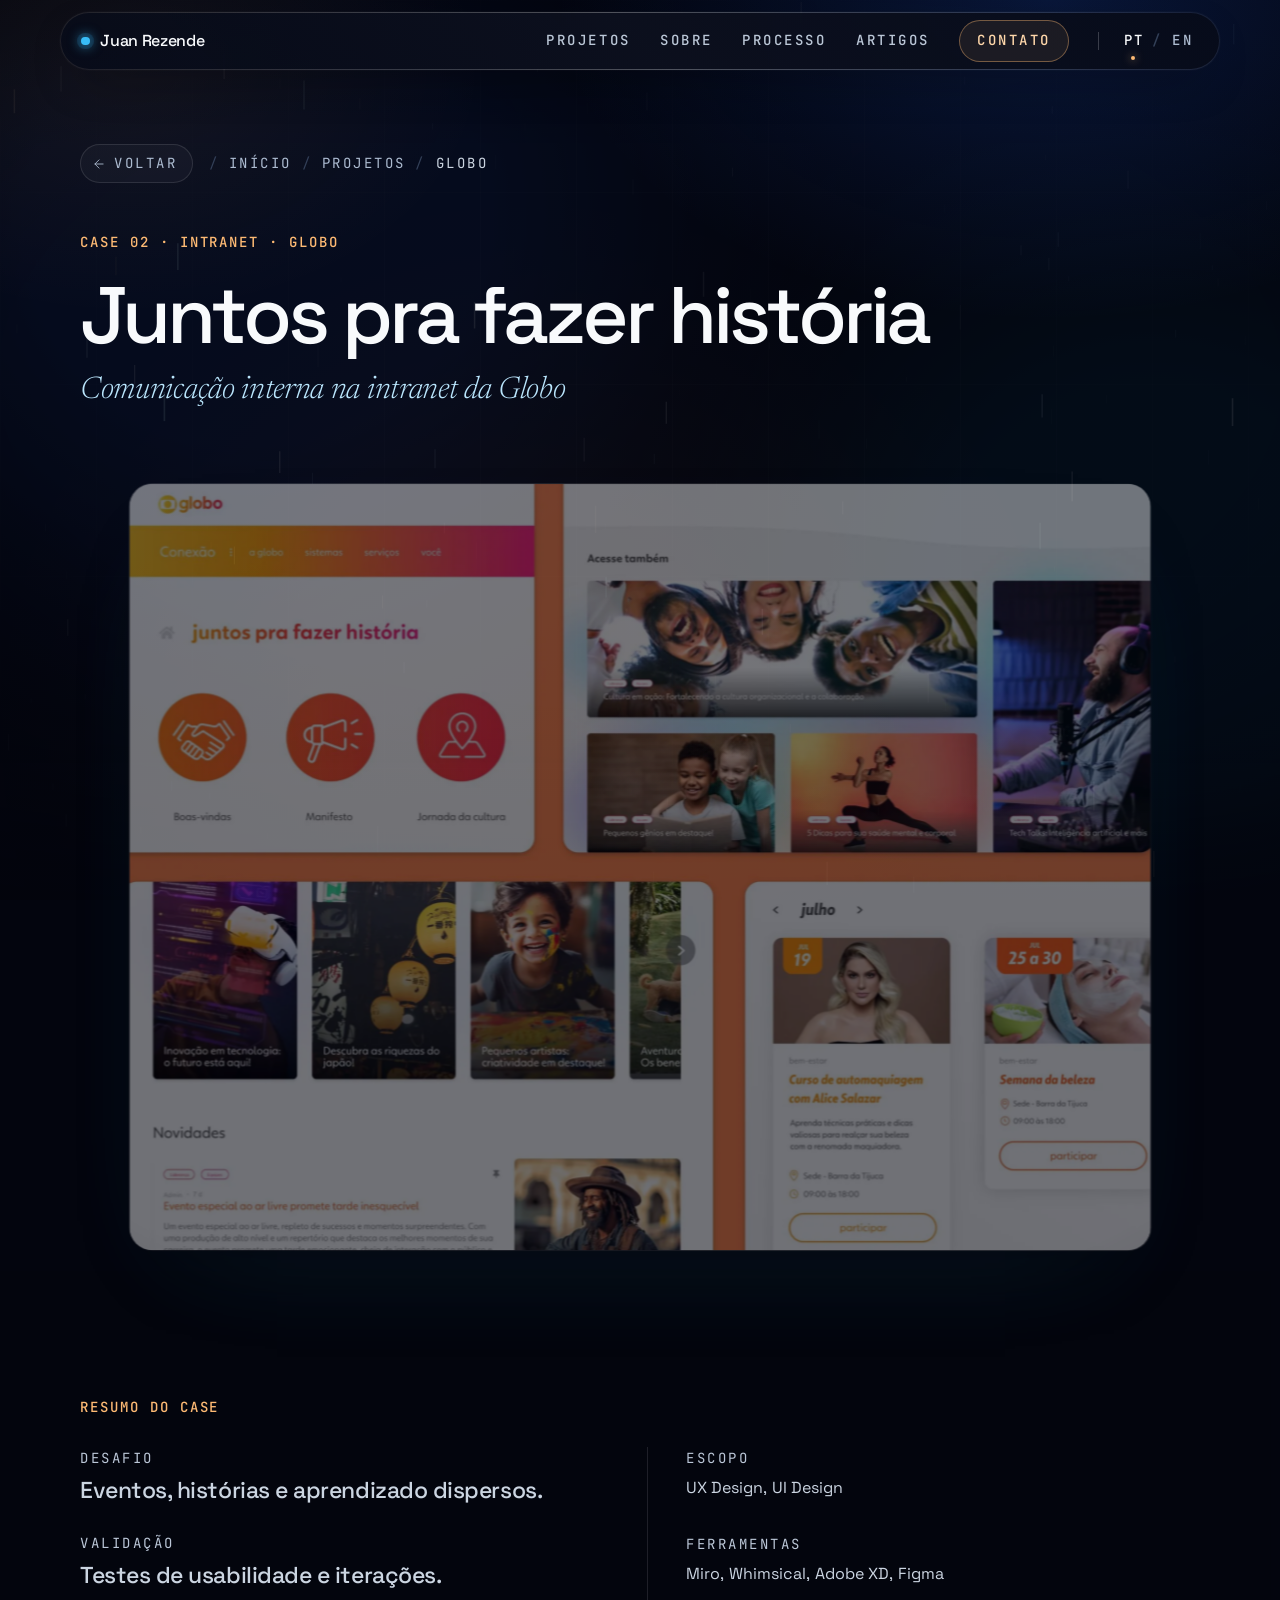
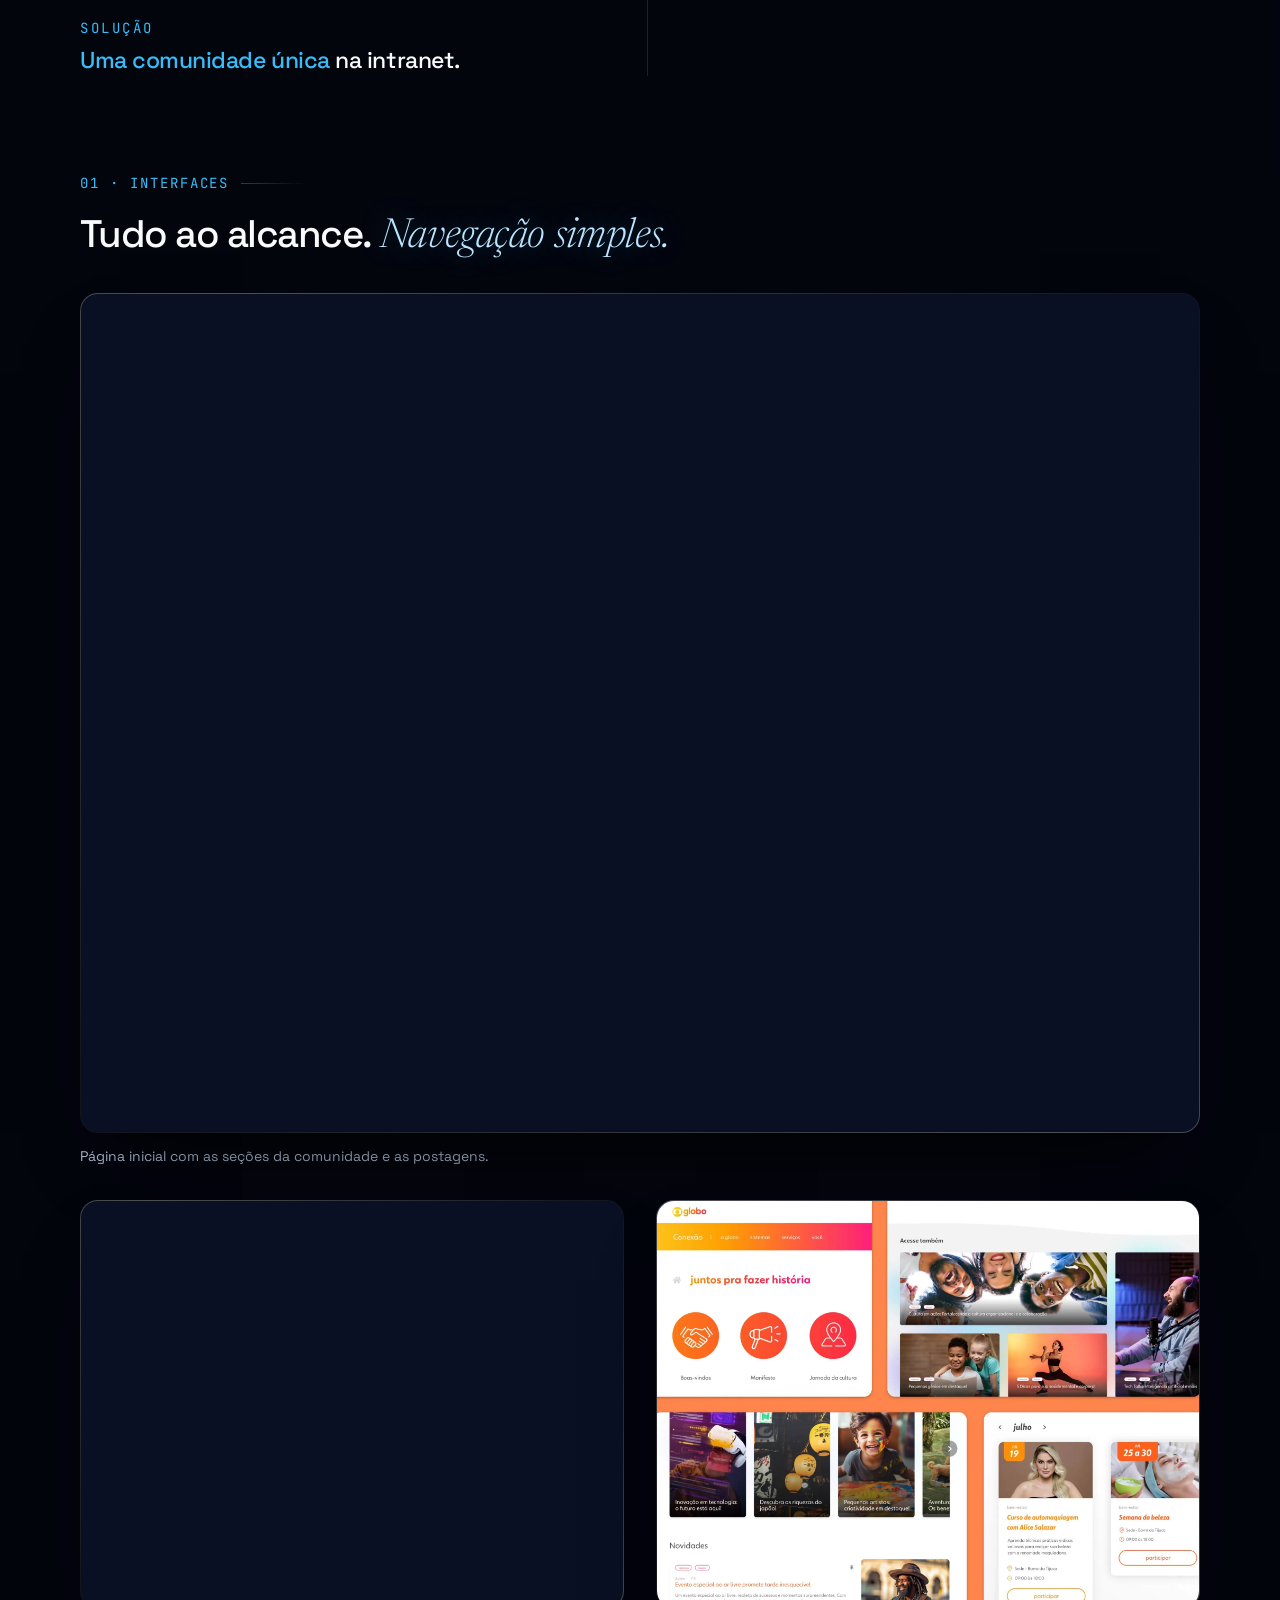
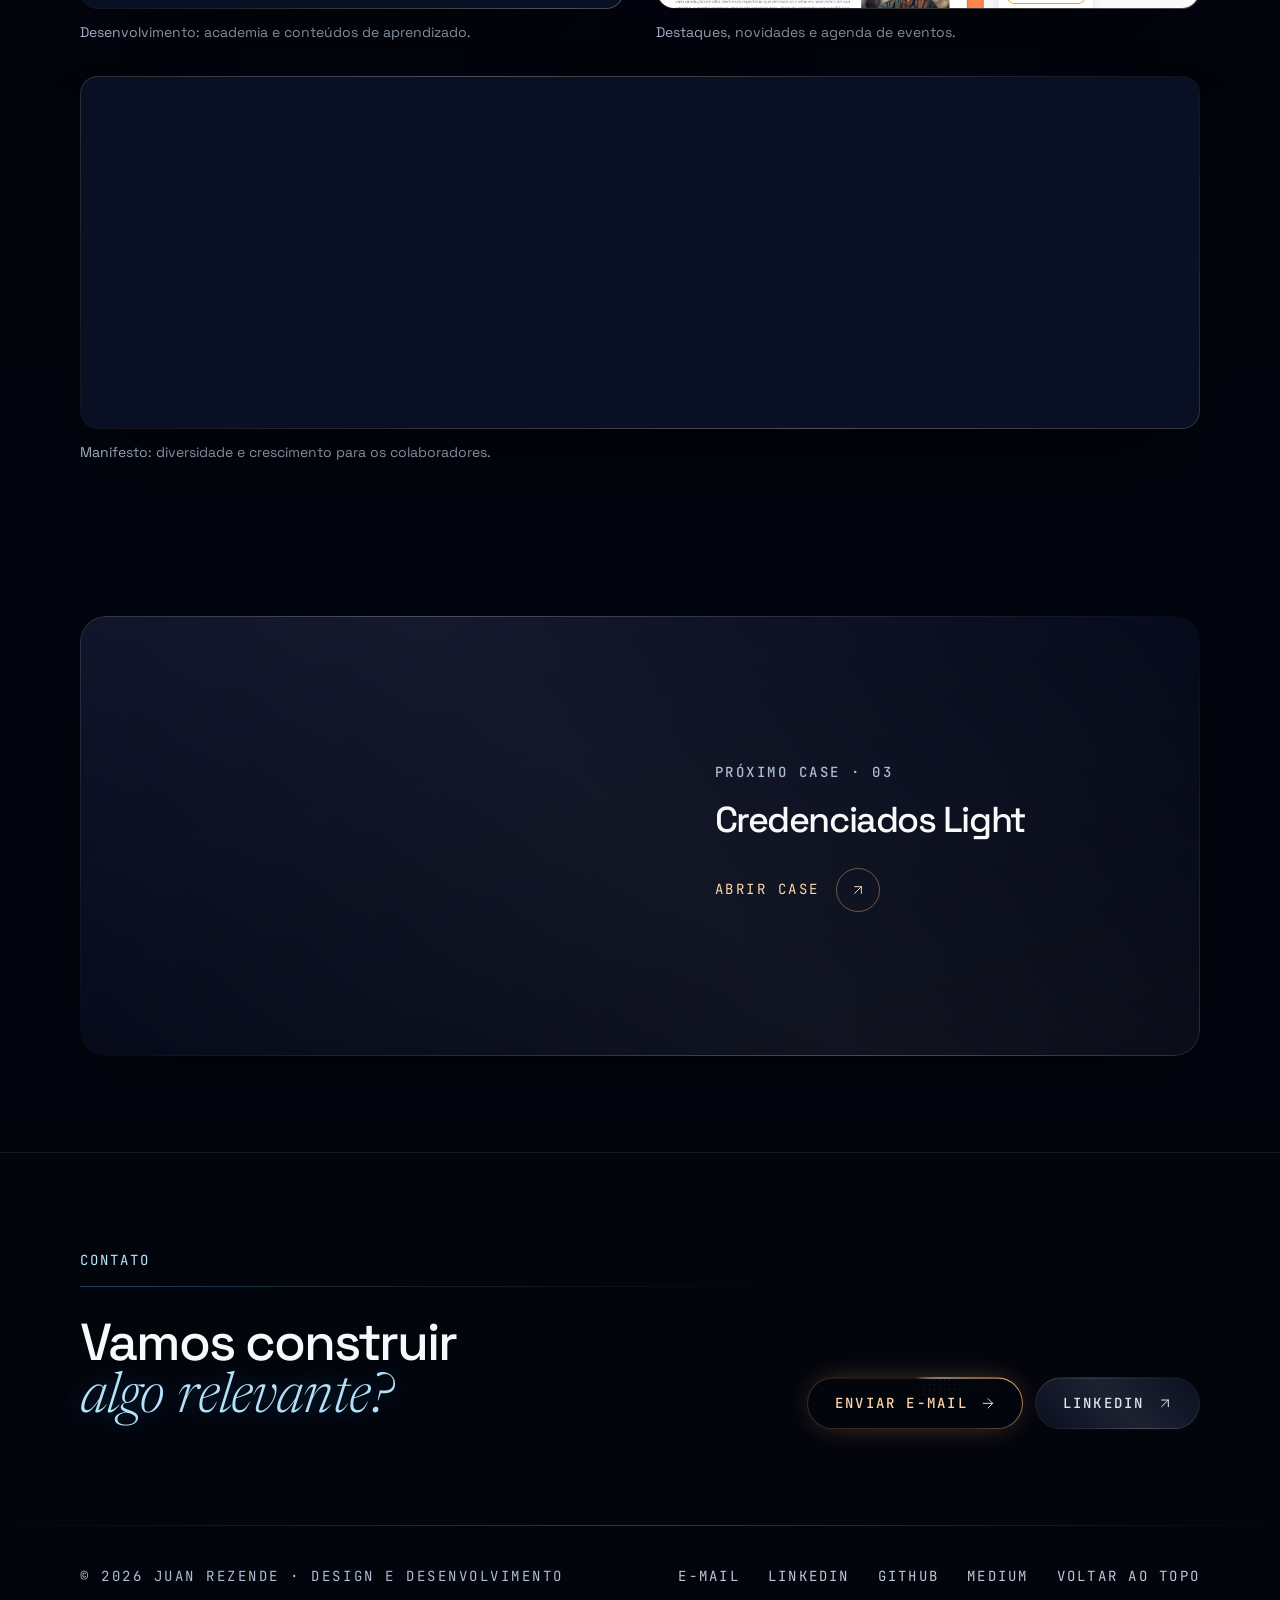
<file: juntos-pra-fazer-historia/index.html>
<!DOCTYPE html>
<!-- GERADO por tools/build-cases.py a partir do index.html: não edite este arquivo -->
<!--
  Juan Rezende · portfolio (single page, works straight from file://)
  After editing this file, run  python tools/build-cases.py  (it makes each case's page: genialcard/index.html…)

  Where things live
    index.html ............ content: header, HOME (hero, projetos, sobre + formação, processo, artigos,
                            contato), CASES (genialcard, globo, light), footer. Search the ══ comments.
    assets/css/01…14 ....... styles, one file per area, loaded in numeric order (the cascade depends on it)
    assets/js/main.js ...... routing, animations and interactions (contents listed at its top)
    assets/js/effects/ ..... cosmos.js (starfield) and wave.js (LED wave), used by main.js
    assets/vendor/ ......... GSAP + ScrollTrigger
    assets/img/ ............ images, by project
  More detail: ESTRUTURA.md
-->
<html lang="pt-BR" data-home-title="Juan Rezende | Product Designer · UX/UI · Front-end · IA">
<head>
<meta charset="UTF-8">
<meta name="viewport" content="width=device-width, initial-scale=1.0">
<!-- ══════════ SEO · the site address (https://juanrezende.com) appears here, in the JSON-LD below, robots.txt, sitemap.xml and CNAME:
     if it ever changes, replace it in all of them (see ESTRUTURA.md › SEO) ══════════ -->
<title>Juntos pra fazer história | Juan Rezende</title>
<meta name="description" content="Case Juntos pra fazer história: comunidade de cultura e pessoas na intranet da Globo, com protótipos, testes de usabilidade e publicação simples para gestores.">
<meta name="author" content="Juan Rezende">
<meta name="robots" content="index, follow, max-image-preview:large">
<link rel="canonical" href="https://juanrezende.com/juntos-pra-fazer-historia/">
<meta name="theme-color" content="#04060e">
<meta property="og:type" content="article">
<meta property="og:locale" content="pt_BR">
<meta property="og:site_name" content="Juan Rezende">
<meta property="og:url" content="https://juanrezende.com/juntos-pra-fazer-historia/">
<meta property="og:title" content="Juntos pra fazer história | Juan Rezende">
<meta property="og:description" content="Case Juntos pra fazer história: comunidade de cultura e pessoas na intranet da Globo, com protótipos, testes de usabilidade e publicação simples para gestores.">
<meta property="og:image" content="https://juanrezende.com/assets/img/seo/og-image.jpg">
<meta property="og:image:width" content="1200">
<meta property="og:image:height" content="630">
<meta property="og:image:alt" content="Juan Rezende, Product Designer. Do discovery ao código.">
<meta property="profile:first_name" content="Juan">
<meta property="profile:last_name" content="Rezende">
<meta name="twitter:card" content="summary_large_image">
<meta name="twitter:title" content="Juntos pra fazer história | Juan Rezende">
<meta name="twitter:description" content="Case Juntos pra fazer história: comunidade de cultura e pessoas na intranet da Globo, com protótipos, testes de usabilidade e publicação simples para gestores.">
<meta name="twitter:image" content="https://juanrezende.com/assets/img/seo/og-image.jpg">
<!-- small sizes use a smooth ring, 96px and up the hero's LED ring -->
<link rel="icon" href="/favicon.ico" sizes="48x48">
<link rel="icon" href="/assets/img/seo/favicon-32.png" type="image/png" sizes="32x32">
<link rel="icon" href="/assets/img/seo/favicon-96.png" type="image/png" sizes="96x96">
<link rel="icon" href="/assets/img/seo/favicon-192.png" type="image/png" sizes="192x192">
<link rel="apple-touch-icon" href="/apple-touch-icon.png">
<!-- the three typefaces are served from this site (assets/fonts, SIL OFL), so visitors' browsers never contact Google -->
<link rel="stylesheet" href="/assets/fonts/fonts.css">
<script>
  document.documentElement.classList.add('js');
  /* language: ?lang=, else the visitor's saved choice, else the browser's languages (Portuguese if any of them is, English
     otherwise; not saved, so it follows the browser until the switch is used). Crawlers render in en-US, so they always
     get the Portuguese the page is written in. The English copy is applied by assets/js/i18n.js at the end of the body;
     until then the page stays hidden (lang-pending, with a CSS failsafe in 02-base.css). */
  (function () {
    var d = document.documentElement, l = null, langs, bot;
    try {
      l = new URLSearchParams(location.search).get('lang');
      if (l === 'en' || l === 'pt') localStorage.setItem('jr-lang', l);
      else l = localStorage.getItem('jr-lang');
    } catch (e) {}
    if (l !== 'en' && l !== 'pt') {
      langs = navigator.languages && navigator.languages.length ? navigator.languages : [navigator.language || ''];
      bot = /bot|crawl|spider|slurp|lighthouse|headless/i.test(navigator.userAgent);
      l = bot || !langs[0] || langs.some(function (x) { return /^pt\b/i.test(x); }) ? 'pt' : 'en';
    }
    if (l === 'en') { d.lang = 'en'; d.classList.add('lang-pending'); }
  })();
  /* effects budget: without hardware graphics (WebGL missing or software-only) every blur and the WebGL aura fall on the CPU,
     so the page switches to lite mode before first paint (static aura image, no filters, fewer layers; see 14-motion.css).
     ?fx=lite or ?fx=full forces a mode for the session (headless test browsers are software-only, so they need ?fx=full). */
  (function () {
    var d = document.documentElement, fx = null, lite = false;
    try {
      var q = new URLSearchParams(location.search).get('fx');
      if (q === 'lite' || q === 'full') sessionStorage.setItem('jr-fx', q);
      fx = sessionStorage.getItem('jr-fx');
    } catch (e) {}
    if (fx) lite = fx === 'lite';
    else {
      try {
        var gl = document.createElement('canvas').getContext('webgl', { failIfMajorPerformanceCaveat: true });
        lite = !gl;
        /* a software rasterizer can still slip through when it was enabled by hand: catch it by name */
        if (gl) {
          var info = gl.getExtension('WEBGL_debug_renderer_info');
          var renderer = String(gl.getParameter(info ? info.UNMASKED_RENDERER_WEBGL : gl.RENDERER) || '');
          if (/swiftshader|llvmpipe|softpipe|software|basic render/i.test(renderer)) lite = true;
        }
        var lose = gl && gl.getExtension('WEBGL_lose_context');
        if (lose) lose.loseContext();
      } catch (e) { lite = true; }
      if (navigator.connection && navigator.connection.saveData) lite = true;
    }
    if (lite) d.classList.add('fx-lite');
  })();
  /* design-system catalog hook (only when this page is framed, e.g. by Bases/lumen-ds.html): the catalog owns the navbar, gets the reading
     progress, and can park this page as the live background of its Components view (hero scene only) */
  (function () {
    if (window.parent === window) return;
    var d = document.documentElement, y = 0, queued = false;
    d.classList.add('ds-embed');
    var send = function () {
      queued = false;
      var max = d.scrollHeight - innerHeight;
      try { parent.postMessage({ ds: 'scroll', p: max > 0 ? Math.min(1, scrollY / max) : 0 }, '*'); } catch (e) {}
    };
    addEventListener('scroll', function () { if (!queued) { queued = true; requestAnimationFrame(send); } }, { passive: true });
    addEventListener('message', function (e) {
      if (e.source !== window.parent || !e.data || !e.data.ds) return;
      if (e.data.ds === 'bg' && !d.classList.contains('ds-bg')) { y = scrollY; d.classList.add('ds-bg'); scrollTo(0, 0); }
      else if (e.data.ds === 'page' && d.classList.contains('ds-bg')) { d.classList.remove('ds-bg'); scrollTo(0, y); }
    });
  })();
</script>
<script type="application/ld+json">
{
  "@context": "https://schema.org",
  "@graph": [
    {
      "@type": "WebSite",
      "@id": "https://juanrezende.com/#site",
      "url": "https://juanrezende.com/",
      "name": "Juan Rezende",
      "inLanguage": "pt-BR",
      "publisher": { "@id": "https://juanrezende.com/#juan" }
    },
    {
      "@type": "ProfilePage",
      "@id": "https://juanrezende.com/#page",
      "url": "https://juanrezende.com/",
      "name": "Juan Rezende | Product Designer · UX/UI · Front-end · IA",
      "inLanguage": "pt-BR",
      "isPartOf": { "@id": "https://juanrezende.com/#site" },
      "mainEntity": { "@id": "https://juanrezende.com/#juan" },
      "primaryImageOfPage": "https://juanrezende.com/assets/img/seo/og-image.jpg",
      "hasPart": [
        { "@type": "CreativeWork", "name": "GenialCard", "url": "https://juanrezende.com/genialcard/", "about": "App mobile de finanças pessoais: UX Research, UX Strategy, UX e UI Design", "image": "https://juanrezende.com/assets/img/genialcard/capa-1024.webp", "creator": { "@id": "https://juanrezende.com/#juan" } },
        { "@type": "CreativeWork", "name": "Juntos pra fazer história · Globo", "url": "https://juanrezende.com/juntos-pra-fazer-historia/", "about": "Comunidade de cultura e pessoas na intranet da Globo: UX e UI Design", "image": "https://juanrezende.com/assets/img/globo/1-1024.webp", "creator": { "@id": "https://juanrezende.com/#juan" } },
        { "@type": "CreativeWork", "name": "Credenciados Light", "url": "https://juanrezende.com/credenciados-light/", "about": "Plataforma web responsiva para parceiros credenciados da Light: UX e UI Design", "image": "https://juanrezende.com/assets/img/light/2-1024.webp", "creator": { "@id": "https://juanrezende.com/#juan" } }
      ]
    },
    {
      "@type": "Person",
      "@id": "https://juanrezende.com/#juan",
      "name": "Juan Rezende",
      "url": "https://juanrezende.com/",
      "image": "https://juanrezende.com/assets/img/avatar/juan-500.webp",
      "jobTitle": "Product Designer",
      "description": "Product Designer que combina visão estratégica, experiência do usuário e desenvolvimento front-end para criar produtos digitais eficientes e viáveis, do discovery ao código.",
      "address": { "@type": "PostalAddress", "addressCountry": "BR" },
      "knowsLanguage": "pt-BR",
      "knowsAbout": [
        "Product Design", "UX Design", "UI Design", "UX Research", "UX Strategy", "Design Systems", "Figma",
        "Arquitetura da Informação", "Testes de usabilidade", "Prototipação", "Discovery de produto",
        "Desenvolvimento Front-end", "React", "TypeScript", "Design to Code",
        "Inteligência Artificial", "IA generativa", "AI Product Design", "Product Management"
      ],
      "alumniOf": [
        { "@type": "CollegeOrUniversity", "name": "Universidade Cruzeiro do Sul" },
        { "@type": "CollegeOrUniversity", "name": "Estácio" }
      ],
      "hasCredential": [
        { "@type": "EducationalOccupationalCredential", "name": "AI Product Specialist", "recognizedBy": { "@type": "Organization", "name": "PM3" } },
        { "@type": "EducationalOccupationalCredential", "name": "Product Management", "recognizedBy": { "@type": "Organization", "name": "PM3" } },
        { "@type": "EducationalOccupationalCredential", "name": "Design Systems / Figma", "recognizedBy": { "@type": "Organization", "name": "cfPRO" } },
        { "@type": "EducationalOccupationalCredential", "name": "UX, UI e Product Design", "recognizedBy": { "@type": "Organization", "name": "UX Unicórnio" } },
        { "@type": "EducationalOccupationalCredential", "name": "Full-Stack", "recognizedBy": { "@type": "Organization", "name": "Rocketseat" } },
        { "@type": "EducationalOccupationalCredential", "name": "Front-end", "recognizedBy": { "@type": "Organization", "name": "Alura" } }
      ],
      "sameAs": ["https://www.linkedin.com/in/juanrezende/", "https://github.com/JuanRezende", "https://medium.com/@juan.rezende"]
    }
  ]
}
</script>
<!-- Lumen stylesheet, split by section; order matters (see assets/css) -->
<link rel="stylesheet" href="/assets/css/01-tokens.css">
<link rel="stylesheet" href="/assets/css/02-base.css">
<link rel="stylesheet" href="/assets/css/03-components.css">
<link rel="stylesheet" href="/assets/css/04-atmosphere.css">
<link rel="stylesheet" href="/assets/css/05-layout.css">
<link rel="stylesheet" href="/assets/css/06-hero.css">
<link rel="stylesheet" href="/assets/css/07-projects.css">
<link rel="stylesheet" href="/assets/css/08-about.css">
<link rel="stylesheet" href="/assets/css/09-process.css">
<link rel="stylesheet" href="/assets/css/10-articles.css">
<link rel="stylesheet" href="/assets/css/11-contact.css">
<link rel="stylesheet" href="/assets/css/12-case.css">
<link rel="stylesheet" href="/assets/css/13-overlays.css">
<link rel="stylesheet" href="/assets/css/14-motion.css">
</head>
<body>
<a class="skip-link" href="#conteudo">Pular para o conteúdo</a>

<!-- icon sprite: shapes based on Lucide (https://lucide.dev), ISC License, Copyright (c) Lucide Contributors -->
<svg width="0" height="0" style="position:absolute" aria-hidden="true" focusable="false">
  <defs>
    <linearGradient id="trace-grad" x1="0" y1="1" x2="0" y2="0"><stop offset="0" stop-color="#fdba74"/><stop offset=".35" stop-color="#fed7aa"/><stop offset=".62" stop-color="#bae6fd"/><stop offset="1" stop-color="#38bdf8"/></linearGradient>
    <symbol id="i-arrow-right" viewBox="0 0 24 24"><path d="M5 12h14"/><path d="m12 5 7 7-7 7"/></symbol>
    <symbol id="i-arrow-left" viewBox="0 0 24 24"><path d="m12 19-7-7 7-7"/><path d="M19 12H5"/></symbol>
    <symbol id="i-arrow-up-right" viewBox="0 0 24 24"><path d="M7 7h10v10"/><path d="M7 17 17 7"/></symbol>
    <symbol id="i-chevron-down" viewBox="0 0 24 24"><path d="m6 9 6 6 6-6"/></symbol>
    <symbol id="i-star4" viewBox="0 0 24 24"><path d="M12 1.5c.7 5.9 4.6 9.8 10.5 10.5-5.9.7-9.8 4.6-10.5 10.5C11.3 16.6 7.4 12.7 1.5 12 7.4 11.3 11.3 7.4 12 1.5z"/></symbol>
    <symbol id="i-mail" viewBox="0 0 24 24"><rect width="20" height="16" x="2" y="4" rx="2"/><path d="m22 7-8.97 5.7a1.94 1.94 0 0 1-2.06 0L2 7"/></symbol>
    <symbol id="i-linkedin" viewBox="0 0 24 24"><path d="M16 8a6 6 0 0 1 6 6v7h-4v-7a2 2 0 0 0-2-2 2 2 0 0 0-2 2v7h-4v-7a6 6 0 0 1 6-6z"/><rect width="4" height="12" x="2" y="9"/><circle cx="4" cy="4" r="2"/></symbol>
    <symbol id="i-book-open" viewBox="0 0 24 24"><path d="M12 7v14"/><path d="M3 18a1 1 0 0 1-1-1V4a1 1 0 0 1 1-1h5a4 4 0 0 1 4 4 4 4 0 0 1 4-4h5a1 1 0 0 1 1 1v13a1 1 0 0 1-1 1h-6a3 3 0 0 0-3 3 3 3 0 0 0-3-3z"/></symbol>
    <symbol id="i-sparkles" viewBox="0 0 24 24"><path d="M9.937 15.5A2 2 0 0 0 8.5 14.063l-6.135-1.582a.5.5 0 0 1 0-.962L8.5 9.936A2 2 0 0 0 9.937 8.5l1.582-6.135a.5.5 0 0 1 .963 0L14.063 8.5A2 2 0 0 0 15.5 9.937l6.135 1.581a.5.5 0 0 1 0 .964L15.5 14.063a2 2 0 0 0-1.437 1.437l-1.582 6.135a.5.5 0 0 1-.963 0z"/><path d="M20 3v4"/><path d="M22 5h-4"/><path d="M4 17v2"/><path d="M5 18H3"/></symbol>
    <symbol id="i-check" viewBox="0 0 24 24"><path d="M20 6 9 17l-5-5"/></symbol>
    <symbol id="i-minus" viewBox="0 0 24 24"><path d="M5 12h14"/></symbol>
    <symbol id="i-x" viewBox="0 0 24 24"><path d="M18 6 6 18"/><path d="m6 6 12 12"/></symbol>
    <symbol id="i-menu" viewBox="0 0 24 24"><path d="M4 6h16"/><path d="M4 12h16"/><path d="M4 18h16"/></symbol>
    <symbol id="i-briefcase" viewBox="0 0 24 24"><path d="M16 20V4a2 2 0 0 0-2-2h-4a2 2 0 0 0-2 2v16"/><rect width="20" height="14" x="2" y="6" rx="2"/></symbol>
    <symbol id="i-route" viewBox="0 0 24 24"><circle cx="6" cy="19" r="3"/><path d="M9 19h8.5a3.5 3.5 0 0 0 0-7h-11a3.5 3.5 0 0 1 0-7H15"/><circle cx="18" cy="5" r="3"/></symbol>
    <symbol id="i-quote" viewBox="0 0 24 24"><path d="M16 3a2 2 0 0 0-2 2v6a2 2 0 0 0 2 2 1 1 0 0 1 1 1v1a2 2 0 0 1-2 2 1 1 0 0 0-1 1v2a1 1 0 0 0 1 1 6 6 0 0 0 6-6V5a2 2 0 0 0-2-2z"/><path d="M5 3a2 2 0 0 0-2 2v6a2 2 0 0 0 2 2 1 1 0 0 1 1 1v1a2 2 0 0 1-2 2 1 1 0 0 0-1 1v2a1 1 0 0 0 1 1 6 6 0 0 0 6-6V5a2 2 0 0 0-2-2z"/></symbol>
    <symbol id="i-maximize" viewBox="0 0 24 24"><path d="M15 3h6v6"/><path d="m21 3-7 7"/><path d="m3 21 7-7"/><path d="M9 21H3v-6"/></symbol>
    <symbol id="i-search" viewBox="0 0 24 24"><circle cx="11" cy="11" r="8"/><path d="m21 21-4.3-4.3"/></symbol>
    <symbol id="i-component" viewBox="0 0 24 24"><path d="M15.536 11.293a1 1 0 0 0 0 1.414l2.376 2.377a1 1 0 0 0 1.414 0l2.377-2.377a1 1 0 0 0 0-1.414l-2.377-2.377a1 1 0 0 0-1.414 0z"/><path d="M2.297 11.293a1 1 0 0 0 0 1.414l2.377 2.377a1 1 0 0 0 1.414 0l2.377-2.377a1 1 0 0 0 0-1.414L6.088 8.916a1 1 0 0 0-1.414 0z"/><path d="M8.916 17.912a1 1 0 0 0 0 1.415l2.377 2.376a1 1 0 0 0 1.414 0l2.377-2.376a1 1 0 0 0 0-1.415l-2.377-2.376a1 1 0 0 0-1.414 0z"/><path d="M8.916 4.674a1 1 0 0 0 0 1.414l2.377 2.376a1 1 0 0 0 1.414 0l2.377-2.376a1 1 0 0 0 0-1.414l-2.377-2.377a1 1 0 0 0-1.414 0z"/></symbol>
    <symbol id="i-pen-tool" viewBox="0 0 24 24"><path d="M15.707 21.293a1 1 0 0 1-1.414 0l-1.586-1.586a1 1 0 0 1 0-1.414l5.586-5.586a1 1 0 0 1 1.414 0l1.586 1.586a1 1 0 0 1 0 1.414z"/><path d="m18 13-1.375-6.874a1 1 0 0 0-.746-.776L3.235 2.028a1 1 0 0 0-1.207 1.207L5.35 15.879a1 1 0 0 0 .776.746L13 18"/><path d="m2.3 2.3 7.286 7.286"/><circle cx="11" cy="11" r="2"/></symbol>
    <symbol id="i-code" viewBox="0 0 24 24"><path d="m16 18 6-6-6-6"/><path d="m8 6-6 6 6 6"/></symbol>
    <symbol id="i-heart" viewBox="0 0 24 24"><path d="M19 14c1.49-1.46 3-3.21 3-5.5A5.5 5.5 0 0 0 16.5 3c-1.76 0-3 .5-4.5 2-1.5-1.5-2.74-2-4.5-2A5.5 5.5 0 0 0 2 8.5c0 2.3 1.5 4.05 3 5.5l7 7Z"/></symbol>
    <symbol id="i-target" viewBox="0 0 24 24"><circle cx="12" cy="12" r="10"/><circle cx="12" cy="12" r="6"/><circle cx="12" cy="12" r="2"/></symbol>
    <symbol id="i-lightbulb" viewBox="0 0 24 24"><path d="M15 14c.2-1 .7-1.7 1.5-2.5 1-.9 1.5-2.2 1.5-3.5A6 6 0 0 0 6 8c0 1 .2 2.2 1.5 3.5.7.7 1.3 1.5 1.5 2.5"/><path d="M9 18h6"/><path d="M10 22h4"/></symbol>
    <symbol id="i-flask" viewBox="0 0 24 24"><path d="M10 2v7.527a2 2 0 0 1-.211.896L4.72 20.55a1 1 0 0 0 .9 1.45h12.76a1 1 0 0 0 .9-1.45l-5.069-10.127A2 2 0 0 1 14 9.527V2"/><path d="M8.5 2h7"/><path d="M7 16h10"/></symbol>
    <symbol id="i-circle-check" viewBox="0 0 24 24"><circle cx="12" cy="12" r="10"/><path d="m9 12 2 2 4-4"/></symbol>
    <symbol id="i-circle-help" viewBox="0 0 24 24"><circle cx="12" cy="12" r="10"/><path d="M9.09 9a3 3 0 0 1 5.83 1c0 2-3 3-3 3"/><path d="M12 17h.01"/></symbol>
    <symbol id="i-play" viewBox="0 0 24 24"><path d="M6 3 20 12 6 21 6 3z"/></symbol>
    <symbol id="i-calendar" viewBox="0 0 24 24"><path d="M8 2v4"/><path d="M16 2v4"/><rect width="18" height="18" x="3" y="4" rx="2"/><path d="M3 10h18"/></symbol>
    <symbol id="i-megaphone" viewBox="0 0 24 24"><path d="m3 11 18-5v12L3 14v-3z"/><path d="M11.6 16.8a3 3 0 1 1-5.8-1.6"/></symbol>
    <symbol id="i-newspaper" viewBox="0 0 24 24"><path d="M4 22h16a2 2 0 0 0 2-2V4a2 2 0 0 0-2-2H8a2 2 0 0 0-2 2v16a2 2 0 0 1-2 2Zm0 0a2 2 0 0 1-2-2v-9c0-1.1.9-2 2-2h2"/><path d="M18 14h-8"/><path d="M15 18h-5"/><path d="M10 6h8v4h-8V6Z"/></symbol>
    <symbol id="i-graduation" viewBox="0 0 24 24"><path d="M21.42 10.922a1 1 0 0 0-.019-1.838L12.83 5.18a2 2 0 0 0-1.66 0L2.6 9.08a1 1 0 0 0 0 1.832l8.57 3.908a2 2 0 0 0 1.66 0z"/><path d="M22 10v6"/><path d="M6 12.5V16a6 3 0 0 0 12 0v-3.5"/></symbol>
    <symbol id="i-chart" viewBox="0 0 24 24"><path d="M3 3v16a2 2 0 0 0 2 2h16"/><path d="M18 17V9"/><path d="M13 17V5"/><path d="M8 17v-3"/></symbol>
    <symbol id="i-shield" viewBox="0 0 24 24"><path d="M20 13c0 5-3.5 7.5-7.66 8.95a1 1 0 0 1-.67-.01C7.5 20.5 4 18 4 13V6a1 1 0 0 1 1-1c2 0 4.5-1.2 6.24-2.72a1.17 1.17 0 0 1 1.52 0C14.51 3.81 17 5 19 5a1 1 0 0 1 1 1z"/><path d="m9 12 2 2 4-4"/></symbol>
    <symbol id="i-store" viewBox="0 0 24 24"><path d="m2 7 4.41-4.41A2 2 0 0 1 7.83 2h8.34a2 2 0 0 1 1.42.59L22 7"/><path d="M4 12v8a2 2 0 0 0 2 2h12a2 2 0 0 0 2-2v-8"/><path d="M15 22v-4a2 2 0 0 0-2-2h-2a2 2 0 0 0-2 2v4"/><path d="M2 7h20"/></symbol>
    <symbol id="i-receipt" viewBox="0 0 24 24"><path d="M4 2v20l2-1 2 1 2-1 2 1 2-1 2 1 2-1 2 1V2l-2 1-2-1-2 1-2-1-2 1-2-1-2 1Z"/><path d="M16 8h-6a2 2 0 1 0 0 4h4a2 2 0 1 1 0 4H8"/><path d="M12 17.5v-11"/></symbol>
    <symbol id="i-calculator" viewBox="0 0 24 24"><rect width="16" height="20" x="4" y="2" rx="2"/><path d="M8 6h8"/><path d="M16 14v4"/><path d="M16 10h.01"/><path d="M12 10h.01"/><path d="M8 10h.01"/><path d="M12 14h.01"/><path d="M8 14h.01"/><path d="M12 18h.01"/><path d="M8 18h.01"/></symbol>
    <symbol id="i-zap" viewBox="0 0 24 24"><path d="M4 14a1 1 0 0 1-.78-1.63l9.9-10.2a.5.5 0 0 1 .86.46l-1.92 6.02A1 1 0 0 0 13 10h7a1 1 0 0 1 .78 1.63l-9.9 10.2a.5.5 0 0 1-.86-.46l1.92-6.02A1 1 0 0 0 11 14z"/></symbol>
    <symbol id="i-list-checks" viewBox="0 0 24 24"><path d="m3 17 2 2 4-4"/><path d="m3 7 2 2 4-4"/><path d="M13 6h8"/><path d="M13 12h8"/><path d="M13 18h8"/></symbol>
    <symbol id="i-devices" viewBox="0 0 24 24"><path d="M18 8V6a2 2 0 0 0-2-2H4a2 2 0 0 0-2 2v7a2 2 0 0 0 2 2h8"/><path d="M10 19v-3.96 3.15"/><path d="M7 19h5"/><rect width="6" height="10" x="16" y="12" rx="2"/></symbol>
  </defs>
</svg>

<!-- ══════════ TITLE-CARD TRANSITION ══════════ -->
<div class="curtain" id="curtain" aria-hidden="true">
  <canvas class="curtain__warp"></canvas>
  <p class="curtain__label"></p>
  <p class="curtain__title"></p>
  <span class="curtain__line"></span>
</div>

<!-- ══════════ ATMOSPHERE (nebula, starfield, vignette, grain) ══════════ -->
<div class="atmos" aria-hidden="true">
  <div class="atmos__layer"><div class="blob blob--1"></div><div class="blob blob--2"></div><div class="blob blob--3"></div></div>
  <canvas class="cosmos" id="cosmos"></canvas>
  <div class="atmos__grid"></div>
  <div class="atmos__dust"><div class="dust dust--1"></div><div class="dust dust--2"></div><div class="dust dust--3"></div><div class="dust dust--4"></div></div>
  <div class="atmos__vignette"></div>
  <div class="cursor-glow"></div>
</div>
<div class="grain" aria-hidden="true"></div>

<!-- ══════════ HEADER ══════════ -->
<header class="site-header" id="site-header">
  <nav class="nav" aria-label="Principal">
    <a class="brand" href="#inicio" aria-label="Juan Rezende, ir para o início">Juan Rezende</a>
    <div class="nav__group">
      <a class="nav-link" href="#projetos" data-nav="projetos">Projetos</a>
      <a class="nav-link" href="#sobre" data-nav="sobre">Sobre</a>
      <a class="nav-link" href="#processo" data-nav="processo">Processo</a>
      <a class="nav-link" href="#artigos" data-nav="artigos">Artigos</a>
      <a class="nav__cta" href="#contato">Contato</a>
      <div class="lang-switch" role="group" aria-label="Idioma"><a href="?lang=pt" data-lang="pt" lang="pt-BR" hreflang="pt-BR" aria-label="Português">PT</a><span class="lang-switch__sep" aria-hidden="true">/</span><a href="?lang=en" data-lang="en" lang="en" hreflang="en" aria-label="English">EN</a></div>
    </div>
    <a class="nav__cta nav__cta--bar" href="#contato">Contato</a>
    <button class="menu-btn" type="button" aria-controls="mobile-menu" aria-expanded="false" aria-label="Abrir menu"><svg class="icon" aria-hidden="true"><use href="#i-menu"/></svg></button>
  </nav>
  <div class="progress" aria-hidden="true"><span id="scroll-progress"></span></div>
</header>

<div class="mobile-menu" id="mobile-menu" inert>
  <a href="#projetos"><span>01</span>Projetos</a>
  <a href="#sobre"><span>02</span>Sobre</a>
  <a href="#processo"><span>03</span>Processo</a>
  <a href="#artigos"><span>04</span>Artigos</a>
  <a href="#contato"><span>05</span>Contato</a>
  <div class="lang-switch lang-switch--menu" role="group" aria-label="Idioma"><a href="?lang=pt" data-lang="pt" lang="pt-BR" hreflang="pt-BR" aria-label="Português">PT</a><span class="lang-switch__sep" aria-hidden="true">/</span><a href="?lang=en" data-lang="en" lang="en" hreflang="en" aria-label="English">EN</a></div>
  <p class="mobile-menu__foot">Estratégia · Design · Código</p>
</div>

<main id="conteudo" tabindex="-1">

<!-- ═══════════════════════════════ HOME ═══════════════════════════════ -->
<div class="view" id="view-home">

  <!-- ══════════ HERO ══════════ -->
  <section class="hero" id="inicio" aria-labelledby="hero-title">
    <div class="hero__stage" aria-hidden="true">
      <canvas class="hero__gl"></canvas>
      <svg class="hero__beams" viewBox="0 0 1200 800" preserveAspectRatio="xMidYMid slice">
        <defs>
          <linearGradient id="beam-grad" gradientUnits="userSpaceOnUse" x1="0" y1="0" x2="1200" y2="0">
            <stop offset="0" stop-color="#38bdf8" stop-opacity=".15"/><stop offset=".42" stop-color="#bae6fd"/><stop offset=".5" stop-color="#ffffff"/><stop offset=".58" stop-color="#fed7aa"/><stop offset="1" stop-color="#fdba74" stop-opacity=".15"/>
          </linearGradient>
        </defs>
        <g class="rails">
          <path class="rail" d="M -60 150 C 280 150, 320 400, 600 400"/>
          <path class="rail" d="M -60 680 C 280 680, 320 400, 600 400"/>
          <path class="rail" d="M 1260 110 C 920 110, 880 400, 600 400"/>
          <path class="rail" d="M 1260 700 C 920 700, 880 400, 600 400"/>
        </g>
        <g class="rays">
          <path class="ray" d="M -60 150 C 280 150, 320 400, 600 400"/>
          <path class="ray" d="M 1260 700 C 920 700, 880 400, 600 400"/>
          <path class="ray" d="M -60 680 C 280 680, 320 400, 600 400"/>
          <path class="ray" d="M 1260 110 C 920 110, 880 400, 600 400"/>
        </g>
      </svg>
      <div class="hero__bloom"></div>
      <div class="hero__laser"><span class="l1"></span><span class="l2"></span><span class="l3"></span><span class="core"></span></div>
      <div class="hero__flare"></div>
    </div>
    <div class="hero__scrim" aria-hidden="true"></div>
    <div class="hero__fade" aria-hidden="true"></div>
    <div class="container hero__inner">
      <div class="hero__frame" aria-hidden="true"></div>
      <div class="hero__main">
        <p class="hero__promise">Product Designer · 5+ anos</p>
        <h1 class="display" id="hero-title"><span class="sr-only">Juan Rezende, Product Designer: </span><span class="hero__line"><span>Da visão</span></span> <span class="hero__line"><em>à execução.</em></span></h1>
        <div class="btn-row hero__cta">
          <a class="btn btn--fill" href="#projetos">Conheça meus projetos<svg class="icon" aria-hidden="true"><use href="#i-arrow-right"/></svg></a>
        </div>
      </div>
      <div class="hero__band">
        <span class="hero__horizon" aria-hidden="true"></span>
      </div>
    </div>
  </section>

  <div class="home-content">
    <!-- ══════════ TICKER (decorative: the disciplines already listed on the page, run as end credits) ══════════ -->
    <div class="ticker" aria-hidden="true">
      <div class="ticker__row"><div class="ticker__track">
        <span>Visão de negócio</span><svg class="ticker__star"><use href="#i-star4"/></svg><em>Design Systems</em><svg class="ticker__star"><use href="#i-star4"/></svg>
        <span>Arquitetura da Informação</span><svg class="ticker__star"><use href="#i-star4"/></svg><em>Experiência digital</em><svg class="ticker__star"><use href="#i-star4"/></svg>
        <span>Testes de usabilidade</span><svg class="ticker__star"><use href="#i-star4"/></svg><em>UX Strategy</em><svg class="ticker__star"><use href="#i-star4"/></svg>
        <span>Desenvolvimento Front-end</span><svg class="ticker__star"><use href="#i-star4"/></svg><em>IA aplicada</em><svg class="ticker__star"><use href="#i-star4"/></svg>
      </div></div>
      <div class="ticker__row ticker__row--rev"><div class="ticker__track">
        <span>React &amp; TypeScript</span><svg class="ticker__star"><use href="#i-star4"/></svg><span>UX/UI Design</span><svg class="ticker__star"><use href="#i-star4"/></svg>
        <span>Entrevistas</span><svg class="ticker__star"><use href="#i-star4"/></svg><span>Benchmarking</span><svg class="ticker__star"><use href="#i-star4"/></svg>
        <span>Personas</span><svg class="ticker__star"><use href="#i-star4"/></svg><span>Jornadas</span><svg class="ticker__star"><use href="#i-star4"/></svg>
        <span>Interfaces escaláveis</span><svg class="ticker__star"><use href="#i-star4"/></svg><span>Implementação</span><svg class="ticker__star"><use href="#i-star4"/></svg>
        <span>Arquitetura e implementação</span><svg class="ticker__star"><use href="#i-star4"/></svg>
      </div></div>
    </div>

    <!-- ══════════ PROJETOS ══════════ -->
    <section class="section" id="projetos" aria-labelledby="projetos-title">
      <div class="container">
        <div class="section-head section-head--split">
          <div>
            <p class="eyebrow">Projetos selecionados</p>
            <h2 class="h2" id="projetos-title">Decisões <em>em prática.</em></h2>
          </div>
        </div>

        <div class="projects">
          <a class="proj proj--featured" href="/genialcard/">
            <div class="proj__ignite" data-ignite>
            <div class="proj__media">
              <div class="proj__clip">
                <div class="proj__parallax">
                  <img src="/assets/img/genialcard/capa-1024.webp" srcset="/assets/img/genialcard/capa-1024.webp 1024w, /assets/img/genialcard/capa.webp 2048w" sizes="(min-width: 1024px) 70vw, 100vw" width="2048" height="1152" alt="Telas do app GenialCard: boas-vindas, gráficos de entradas e saídas, gastos do mês e chat com a IA Geni" decoding="sync" fetchpriority="high">
                </div>
              </div>
              <span class="proj__bar">Ver case<svg class="icon" aria-hidden="true"><use href="#i-arrow-up-right"/></svg></span>
              <svg class="proj__trace" aria-hidden="true"><path pathLength="1"/><path pathLength="1"/></svg>
            </div>
            </div>
            <div class="proj__body">
              <h3 class="proj__title">GenialCard <em>App mobile de finanças pessoais</em></h3>
              <ul class="tags"><li class="tag">UX Research</li><li class="tag">UX Strategy</li><li class="tag">UX Design</li><li class="tag">UI Design</li></ul>
            </div>
          </a>

          <a class="proj" href="/juntos-pra-fazer-historia/">
            <div class="proj__media">
              <div class="proj__clip">
                <div class="proj__parallax">
                  <img src="/assets/img/globo/1-1024.webp" srcset="/assets/img/globo/1-1024.webp 1024w, /assets/img/globo/1.webp 2048w" sizes="(min-width: 900px) 45vw, 100vw" width="2048" height="1536" alt="Interfaces da comunidade Juntos pra fazer história na intranet da Globo" loading="lazy" decoding="async">
                </div>
              </div>
              <span class="proj__bar">Ver case<svg class="icon" aria-hidden="true"><use href="#i-arrow-up-right"/></svg></span>
            </div>
            <div class="proj__body">
              <h3 class="proj__title">Juntos pra fazer história <em>Comunicação interna na intranet da Globo</em></h3>
              <ul class="tags"><li class="tag">UX Design</li><li class="tag">UI Design</li><li class="tag">Testes de usabilidade</li></ul>
            </div>
          </a>

          <a class="proj" href="/credenciados-light/">
            <div class="proj__media">
              <div class="proj__clip">
                <div class="proj__parallax">
                  <img src="/assets/img/light/2-1024.webp" srcset="/assets/img/light/2-1024.webp 1024w, /assets/img/light/2.webp 2048w" sizes="(min-width: 900px) 45vw, 100vw" width="2048" height="1536" alt="Telas mobile e desktop do portal Credenciados Light com serviços e acompanhamento" loading="lazy" decoding="async">
                </div>
              </div>
              <span class="proj__bar">Ver case<svg class="icon" aria-hidden="true"><use href="#i-arrow-up-right"/></svg></span>
            </div>
            <div class="proj__body">
              <h3 class="proj__title">Credenciados Light <em>Portal de energia para parceiros credenciados</em></h3>
              <ul class="tags"><li class="tag">UX Design</li><li class="tag">UI Design</li><li class="tag">Testes de usabilidade</li></ul>
            </div>
          </a>
        </div>
      </div>
    </section>

    <!-- ══════════ SOBRE ══════════ -->
    <section class="section" id="sobre" aria-labelledby="sobre-title">
      <div class="container about">
        <figure class="portrait" data-reveal>
          <div class="portrait__orbit" aria-hidden="true"><i></i><i></i><i></i></div>
          <div class="portrait__frame"><div class="portrait__clip"><img src="/assets/img/avatar/juan-500.webp" width="500" height="500" alt="Retrato de Juan Rezende" loading="lazy" decoding="async"></div></div>
          <figcaption>Juan Rezende</figcaption>
        </figure>
        <div>
          <p class="eyebrow"><span id="sobre-title">Sobre</span></p>
          <p class="statement">Design e engenharia. <em>Na mesma decisão.</em></p>
          <div class="about__text" data-reveal>
            <ul class="about__points"><li><b>Visão estratégica</b> para criar.</li><li><b>Domínio técnico</b> para construir.</li><li><b>5+ anos</b> simplificando jornadas e sistemas legados.</li></ul>
          </div>

          <!-- FORMAÇÃO: the story continues in the same column, beside the portrait -->
          <div class="edu">
            <div class="edu__part">
              <h3 class="eyebrow" id="edu-degrees">Formação acadêmica</h3>
              <ul class="cap edu__degrees" aria-labelledby="edu-degrees" data-reveal>
                <li><span class="edu__kind">Bacharelado</span><b>Engenharia de Software</b><small>Cruzeiro do Sul · 2028</small></li>
                <li><span class="edu__kind">Graduação</span><b>Análise e Desenvolvimento de Sistemas</b><small>Estácio · 2021</small></li>
              </ul>
            </div>
            <div class="edu__part">
              <h3 class="eyebrow" id="edu-certs">Certificações</h3>
              <!-- one row per certificate, newest first; data-area: dev · des · pia. The panel and the count grow on their own. -->
              <ul class="cap edu__certs" aria-labelledby="edu-certs" data-reveal>
                <li><span class="edu__area" data-area="pia">Produto &amp; IA</span><b>AI Product Specialist</b><small>PM3 · 2026</small></li>
                <li><span class="edu__area" data-area="pia">Produto &amp; IA</span><b>Product Management</b><small>PM3 · 2026</small></li>
                <li><span class="edu__area" data-area="des">Design</span><b>Design Systems / Figma</b><small>cfPRO · 2025</small></li>
                <li><span class="edu__area" data-area="des">Design</span><b>UX, UI e Product Design</b><small>UX Unicórnio · 2024</small></li>
                <li><span class="edu__area" data-area="dev">Desenvolvimento</span><b>Full-Stack</b><small>Rocketseat · 2023</small></li>
                <li><span class="edu__area" data-area="dev">Desenvolvimento</span><b>Front-end</b><small>Alura · 2022</small></li>
              </ul>
            </div>
          </div>
        </div>
      </div>
    </section>

    <!-- ══════════ PROCESSO ══════════ -->
    <section class="section" id="processo" aria-labelledby="processo-title" style="padding-block:0">
      <div class="process__pin">
        <div class="container section-head section-head--split">
          <div>
            <p class="eyebrow">Processo</p>
            <h2 class="h2" id="processo-title">Investigar. Projetar. <em>Construir.</em></h2>
          </div>
        </div>

        <ol class="process__track" aria-label="Etapas do meu processo de produto e desenvolvimento">
          <li class="step"><span class="step__num">01</span><div><h3>Descoberta</h3><p>Investigo necessidades com entrevistas, testes e dados de uso.</p></div></li>
          <li class="step"><span class="step__num">02</span><div><h3>Estratégia</h3><p>Transformo evidências em prioridades com Produto e stakeholders.</p></div></li>
          <li class="step"><span class="step__num">03</span><div><h3>Arquitetura</h3><p>Estruturo fluxos e informações para simplificar jornadas.</p></div></li>
          <li class="step"><span class="step__num">04</span><div><h3>Design &amp; Validação</h3><p>Prototipo no Figma, aplico Design System e valido com usuários.</p></div></li>
          <li class="step"><span class="step__num">05</span><div><h3>Construção</h3><p>Desenvolvo interfaces e acompanho a implementação com Engenharia.</p></div></li>
        </ol>
        <p class="process__hint" aria-hidden="true">Arraste para o lado<svg class="icon"><use href="#i-arrow-right"/></svg></p>
        <div class="container"><div class="process__bar" aria-hidden="true"><span></span><i class="process__comet"></i></div></div>
      </div>
    </section>

    <!-- ══════════ ARTIGOS ══════════ -->
    <section class="section" id="artigos" aria-labelledby="artigos-title">
      <div class="container">
        <div class="section-head section-head--split">
          <div>
            <p class="eyebrow">Artigos</p>
            <h2 class="h2" id="artigos-title">Reflexões sobre <em>experiência.</em></h2>
          </div>
        </div>
        <div class="articles">
          <a class="article" href="https://medium.com/@juan.rezende/desvendando-a-arquitetura-da-informa%C3%A7%C3%A3o-conceitos-e-pr%C3%A1ticas-ab6edd15f87c" target="_blank" rel="noopener" data-reveal>
            <p class="article__src">Medium · Arquitetura da Informação</p>
            <div>
              <h3>Desvendando a Arquitetura da Informação: Conceitos e Práticas</h3>
              <p>Informação bem organizada melhora a experiência.</p>
            </div>
            <span class="article__go">Ler artigo<svg class="icon" aria-hidden="true"><use href="#i-arrow-up-right"/></svg></span>
          </a>
          <a class="article" href="https://medium.com/@juan.rezende/5-formas-de-integrar-jornadas-do-usu%C3%A1rio-ux-research-e-testes-de-usabilidade-1f15527021f8" target="_blank" rel="noopener" data-reveal>
            <p class="article__src">Medium · UX Research</p>
            <div>
              <h3>Simplificando: Jornadas do usuário, UX Research e Testes de Usabilidade</h3>
              <p>Pesquisa e testes para decisões mais claras.</p>
            </div>
            <span class="article__go">Ler artigo<svg class="icon" aria-hidden="true"><use href="#i-arrow-up-right"/></svg></span>
          </a>
        </div>
      </div>
    </section>

    <!-- ══════════ CONTATO ══════════ -->
    <section class="section contact-section" id="contato" aria-labelledby="contato-title">
      <div class="horizon" aria-hidden="true"><div class="horizon__planet"></div><canvas class="horizon__gl"></canvas><div class="horizon__sun"></div><div class="horizon__flare"></div></div>
      <div class="container contact">
        <div>
          <p class="eyebrow">Contato</p>
          <h2 class="h2" id="contato-title">Vamos construir <em>algo relevante?</em></h2>
        </div>
        <div class="btn-row" data-reveal>
          <a class="btn btn--fill" href="#contato" data-mail>Enviar e-mail<svg class="icon" aria-hidden="true"><use href="#i-arrow-right"/></svg></a>
          <a class="btn btn--ghost" href="https://www.linkedin.com/in/juanrezende/" target="_blank" rel="noopener">LinkedIn<svg class="icon" aria-hidden="true"><use href="#i-arrow-up-right"/></svg></a>
        </div>
      </div>
    </section>
  </div>
</div>

<!-- ═══════════════════════════════ CASES (/genialcard/, /juntos-pra-fazer-historia/, /credenciados-light/: see tools/build-cases.py) ═══════════════════════════════ -->
<div class="view" id="view-case" hidden>

  <!-- ══════════ CASE 01 · GENIALCARD ══════════ -->
  <article class="case" data-case="genialcard" data-title="GenialCard" hidden>
    <header class="case-hero">
      <div class="container">
        <nav class="crumbs case-el" aria-label="Você está aqui">
          <a href="#projetos"><svg class="icon" aria-hidden="true"><use href="#i-arrow-left"/></svg>Voltar</a>
          <span class="crumbs__sep" aria-hidden="true">/</span><a href="#inicio">Início</a>
          <span class="crumbs__sep" aria-hidden="true">/</span><a href="#projetos">Projetos</a>
          <span class="crumbs__sep" aria-hidden="true">/</span><span aria-current="page">GenialCard</span>
        </nav>
        <p class="spaced case-el">Case 01 · App mobile · Finanças</p>
        <h1 class="case-title case-el" tabindex="-1">GenialCard</h1>
        <p class="case-intro case-el">App mobile de finanças pessoais</p>
      </div>
      <div class="container">
        <div class="viewfinder">
          <button class="stage media__frame" type="button" data-zoom="/assets/img/genialcard/capa.webp" data-caption="Telas do GenialCard: boas-vindas, gráficos de entradas e saídas, gastos do mês e conversa com a IA Geni" aria-label="Ampliar imagem de capa do projeto" aria-haspopup="dialog">
            <img src="/assets/img/genialcard/capa-1024.webp" srcset="/assets/img/genialcard/capa-1024.webp 1024w, /assets/img/genialcard/capa.webp 2048w" sizes="(min-width: 1312px) 1250px, 100vw" width="2048" height="1152" alt="Telas do GenialCard: boas-vindas, gráficos de entradas e saídas, gastos do mês e conversa com a IA Geni" decoding="async">
            <span class="media__zoom" aria-hidden="true"><svg class="icon"><use href="#i-maximize"/></svg></span>
          </button>
        </div>
      </div>
      <!-- CASE BRIEF: the whole case in one screen (challenge, role, solution, delivery, key decisions + evidence).
           The summary carries challenge, solution, role and decisions; the sections below go deeper and do not repeat them. EVIDÊNCIA PENDENTE: Juan's individual part in the team, and what the
           9 usability tests found (results go in "Entrega" and in the stats only with proof, see ESTRUTURA.md). -->
      <div class="container">
        <section class="brief" aria-labelledby="genialcard-brief-title">
          <h2 class="brief__title" id="genialcard-brief-title">Resumo do case</h2>
          <ol class="brief__lines">
            <li class="brief__line brief__line--problem"><span class="brief__k">Desafio</span><span class="brief__v">Gastos <em class="hl">espalhados</em> em apps e faturas.</span></li>
            <li class="brief__line brief__line--proof"><span class="brief__k">Validação</span><span class="brief__v">46 pessoas na pesquisa e 9 nos testes.</span></li>
            <li class="brief__line brief__line--solution"><span class="brief__k">Solução</span><span class="brief__v">Cartões, limites e assinaturas <em class="hl">em um só app.</em></span></li>
          </ol>
          <dl class="brief__meta">
            <div><dt>Formato</dt><dd>Projeto em equipe</dd></div>
            <div><dt>Escopo</dt><dd><ul class="ficha__list"><li>UX Research</li><li>UX Strategy</li><li>UX Design</li><li>UI Design</li></ul></dd></div>
            <div><dt>Ferramentas</dt><dd><ul class="ficha__list"><li>Figma</li><li>Notion</li><li>Trello</li><li>Google Forms</li><li>Google Meet</li><li>Photoshop</li></ul></dd></div>
          </dl>
        </section>
      </div>
    </header>

    <div class="container case-body">
      <aside class="case-index" aria-label="Seções do case"><p>Neste case</p><ol data-index></ol></aside>
      <div class="case-content">

        <section class="csec" id="genialcard-cenario" data-label="Cenário">
          <p class="csec__kicker">01 · Cenário</p>
          <h2>Assinaturas no cartão. <em>Custos invisíveis.</em></h2>
          <div class="prose" data-reveal>
            <p>Um CEO pagava assinaturas da empresa no cartão pessoal e perdia a noção do custo recorrente.</p>
            <p>A pergunta: como as pessoas acompanham o que pagam todo mês?</p>
          </div>
        </section>

        <section class="csec" id="genialcard-processo" data-label="Processo">
          <p class="csec__kicker">02 · Processo</p>
          <h2>Hipóteses primeiro. <em>Evidências depois.</em></h2>
          <div class="prose" data-reveal>
            <p>Seguimos o <strong>Duplo Diamante</strong>: abrir o problema antes de fechar a solução.</p>
            <p>Cada decisão de interface partiu de um dado.</p>
          </div>
          <figure class="media" data-reveal>
            <button class="media__frame" type="button" data-zoom="/assets/img/genialcard/duplo-diamante.webp" data-caption="Abordagem do Duplo Diamante" aria-label="Ampliar imagem: diagrama do Duplo Diamante">
              <img src="/assets/img/genialcard/duplo-diamante-1024.webp" srcset="/assets/img/genialcard/duplo-diamante-1024.webp 1024w, /assets/img/genialcard/duplo-diamante.webp 2000w" sizes="(min-width: 1024px) 860px, 100vw" width="2000" height="866" alt="" loading="lazy" decoding="async">
              <span class="media__zoom" aria-hidden="true"><svg class="icon"><use href="#i-maximize"/></svg></span>
            </button>
            <figcaption>Descobrir, definir, desenvolver e entregar.</figcaption>
          </figure>
        </section>

        <section class="csec" id="genialcard-mercado" data-label="Mercado">
          <p class="csec__kicker">03 · Mercado</p>
          <h2>O crédito cresce. <em>A dívida também.</em></h2>
          <div class="grid-cards">
            <div class="data-card glass" data-reveal>
              <p class="data-card__num" data-count="212" data-suffix=" mi">212 mi</p>
              <p><strong>Mais cartões que habitantes.</strong> Em 2023, mais de 212 milhões de cartões em uso para 203,1 milhões de brasileiros.</p>
              <a class="source" href="https://noticias.r7.com/jr-na-tv/video/brasil-tem-mais-cartoes-de-credito-do-que-pessoas-aponta-relatorio-divulgado-pelo-banco-central-07062024/" target="_blank" rel="noopener">Fonte: R7 · Banco Central<svg class="icon" aria-hidden="true"><use href="#i-arrow-up-right"/></svg></a>
            </div>
            <div class="data-card glass" data-reveal>
              <p class="data-card__num" data-count="77" data-suffix="%">77%</p>
              <p><strong>dos lares brasileiros tinham dívidas.</strong> O cartão liderava; 30% tinham alguma dívida atrasada.</p>
              <a class="source" href="https://www.infomoney.com.br/economia/inadimplencia-alcanca-77-dos-lares-brasileiros-e-dividas-com-cartao-de-credito-lideram-diz-pesquisa/" target="_blank" rel="noopener">Fonte: InfoMoney · Raio X da Inadimplência<svg class="icon" aria-hidden="true"><use href="#i-arrow-up-right"/></svg></a>
            </div>
          </div>
          <ol class="trend" data-reveal aria-label="Pessoas que têm o cartão como principal fonte de dívida">
            <li><span class="trend__year">2021</span><span class="trend__val">49%</span></li>
            <li class="trend__arrow" aria-hidden="true"><svg class="icon"><use href="#i-arrow-right"/></svg></li>
            <li><span class="trend__year">2022</span><span class="trend__val">56%</span></li>
            <li class="trend__arrow" aria-hidden="true"><svg class="icon"><use href="#i-arrow-right"/></svg></li>
            <li><span class="trend__year">2023</span><span class="trend__val">60%</span></li>
            <li class="trend__caption">
              <span>Cartão de crédito como principal fonte de dívida.</span>
              <span>Fonte: “Raio X da Inadimplência Brasileira”, MFM Tecnologia e Instituto Locomotiva.</span>
            </li>
          </ol>
        </section>

        <section class="csec" id="genialcard-csd" data-label="Matriz CSD">
          <p class="csec__kicker">04 · Matriz CSD</p>
          <h2>O que sabíamos. <em>O que faltava testar.</em></h2>
          <div class="grid-cards">
            <div class="card glass" data-reveal>
              <svg class="icon card__icon" aria-hidden="true"><use href="#i-circle-check"/></svg>
              <h3>Certezas</h3>
              <ul>
                <li>Gerenciar vários cartões aumenta a complexidade</li>
                <li>A falta de controle favorece gastos desnecessários</li>
                <li>Pessoas usam mais de um cartão</li>
                <li>A maioria reconhece falhas no planejamento</li>
              </ul>
            </div>
            <div class="card glass" data-reveal>
              <svg class="icon card__icon" aria-hidden="true"><use href="#i-lightbulb"/></svg>
              <h3>Suposições</h3>
              <ul>
                <li>Organização financeira pode melhorar a rotina</li>
                <li>Apps bancários podem dificultar a leitura dos gastos</li>
                <li>Planilhas podem ser pouco utilizadas</li>
                <li>O cartão pode funcionar como extensão da renda</li>
              </ul>
            </div>
            <div class="card glass" data-reveal>
              <svg class="icon card__icon" aria-hidden="true"><use href="#i-circle-help"/></svg>
              <h3>Dúvidas</h3>
              <ul>
                <li>Falta de clareza contribui para o endividamento?</li>
                <li>O que dificulta acompanhar gastos?</li>
                <li>Onde buscam informação financeira?</li>
                <li>O que impede um planejamento consistente?</li>
              </ul>
            </div>
          </div>
        </section>

        <section class="csec" id="genialcard-pesquisa" data-label="Pesquisa">
          <p class="csec__kicker">05 · Pesquisa quantitativa</p>
          <h2>O cartão manda. <em>O controle, não.</em></h2>
          <div class="prose" data-reveal>
            <p>Hábitos de pagamento, controle de gastos e assinaturas.</p>
          </div>
          <ul class="research">
            <li data-reveal><span class="research__num" data-count="76" data-suffix="%">76%</span><p><strong>Não usam aplicativos</strong> para controlar gastos</p></li>
            <li data-reveal><span class="research__num" data-count="73" data-suffix="%">73%</span><p>Usam o <strong>cartão como principal meio de pagamento</strong></p></li>
            <li data-reveal><span class="research__num" data-count="72" data-suffix="%">72%</span><p>Usam o <strong>cartão de forma individual</strong></p></li>
            <li data-reveal><span class="research__num" data-count="60" data-suffix="%">60%</span><p>Têm dificuldade com <strong>vários cartões e limites</strong></p></li>
            <li data-reveal><span class="research__num" data-count="58" data-suffix="%">58%</span><p>Usam cartão em <strong>compras diárias, lazer e educação</strong></p></li>
            <li data-reveal><span class="research__num" data-count="53" data-suffix="%">53%</span><p><strong>Identificam-se com o gênero feminino</strong></p></li>
            <li data-reveal><span class="research__num" data-count="52" data-suffix="%">52%</span><p>Têm <strong>de 18 a 25 anos</strong></p></li>
            <li data-reveal><span class="research__num" data-count="43" data-suffix="%">43%</span><p>Pagam <strong>de 3 a 4 assinaturas</strong> no cartão</p></li>
          </ul>
          <div class="btn-row" style="margin-top:2rem" data-reveal>
            <button class="btn btn--outline btn--sm" type="button" data-zoom="/assets/img/genialcard/resultados-pesquisa.webp" data-caption="Relatório da pesquisa quantitativa com 46 usuários de cartão de crédito">Ver relatório completo<svg class="icon" aria-hidden="true"><use href="#i-maximize"/></svg></button>
            <a class="btn btn--ghost btn--sm" href="https://forms.gle/GJyJJdMzHBrD1kpCA" target="_blank" rel="noopener">Formulário da pesquisa<svg class="icon" aria-hidden="true"><use href="#i-arrow-up-right"/></svg></a>
          </div>
        </section>

        <section class="csec" id="genialcard-benchmarking" data-label="Benchmarking">
          <p class="csec__kicker">06 · Benchmarking</p>
          <h2>O que já existe. <em>O que faltava.</em></h2>
          <div class="table-wrap" tabindex="0" role="region" aria-label="Tabela comparativa de competidores" data-reveal>
            <table>
              <thead><tr><th scope="col">Recursos</th><th scope="col">Monefy</th><th scope="col">Minhas Economias</th><th scope="col">Mobills</th><th scope="col">Organizze</th></tr></thead>
              <tbody>
                <tr><th scope="row">Acompanhamento de investimentos</th><td><span class="no"><svg class="icon" aria-hidden="true"><use href="#i-minus"/></svg><span class="sr-only">Não</span></span></td><td><span class="no"><svg class="icon" aria-hidden="true"><use href="#i-minus"/></svg><span class="sr-only">Não</span></span></td><td><span class="yes"><svg class="icon" aria-hidden="true"><use href="#i-check"/></svg><span class="sr-only">Sim</span></span></td><td><span class="no"><svg class="icon" aria-hidden="true"><use href="#i-minus"/></svg><span class="sr-only">Não</span></span></td></tr>
                <tr><th scope="row">Adição do cartão de crédito</th><td><span class="no"><svg class="icon" aria-hidden="true"><use href="#i-minus"/></svg><span class="sr-only">Não</span></span></td><td><span class="yes"><svg class="icon" aria-hidden="true"><use href="#i-check"/></svg><span class="sr-only">Sim</span></span></td><td><span class="yes"><svg class="icon" aria-hidden="true"><use href="#i-check"/></svg><span class="sr-only">Sim</span></span></td><td><span class="yes"><svg class="icon" aria-hidden="true"><use href="#i-check"/></svg><span class="sr-only">Sim</span></span></td></tr>
                <tr><th scope="row">Alerta de contas a pagar</th><td><span class="no"><svg class="icon" aria-hidden="true"><use href="#i-minus"/></svg><span class="sr-only">Não</span></span></td><td><span class="yes"><svg class="icon" aria-hidden="true"><use href="#i-check"/></svg><span class="sr-only">Sim</span></span></td><td><span class="yes"><svg class="icon" aria-hidden="true"><use href="#i-check"/></svg><span class="sr-only">Sim</span></span></td><td><span class="yes"><svg class="icon" aria-hidden="true"><use href="#i-check"/></svg><span class="sr-only">Sim</span></span></td></tr>
                <tr><th scope="row">Categorização de despesas</th><td><span class="yes"><svg class="icon" aria-hidden="true"><use href="#i-check"/></svg><span class="sr-only">Sim</span></span></td><td><span class="yes"><svg class="icon" aria-hidden="true"><use href="#i-check"/></svg><span class="sr-only">Sim</span></span></td><td><span class="yes"><svg class="icon" aria-hidden="true"><use href="#i-check"/></svg><span class="sr-only">Sim</span></span></td><td><span class="yes"><svg class="icon" aria-hidden="true"><use href="#i-check"/></svg><span class="sr-only">Sim</span></span></td></tr>
                <tr><th scope="row">Conteúdos de educação financeira</th><td><span class="no"><svg class="icon" aria-hidden="true"><use href="#i-minus"/></svg><span class="sr-only">Não</span></span></td><td><span class="yes"><svg class="icon" aria-hidden="true"><use href="#i-check"/></svg><span class="sr-only">Sim</span></span></td><td><span class="no"><svg class="icon" aria-hidden="true"><use href="#i-minus"/></svg><span class="sr-only">Não</span></span></td><td><span class="no"><svg class="icon" aria-hidden="true"><use href="#i-minus"/></svg><span class="sr-only">Não</span></span></td></tr>
                <tr><th scope="row">Definição de metas</th><td><span class="no"><svg class="icon" aria-hidden="true"><use href="#i-minus"/></svg><span class="sr-only">Não</span></span></td><td><span class="yes"><svg class="icon" aria-hidden="true"><use href="#i-check"/></svg><span class="sr-only">Sim</span></span></td><td><span class="yes"><svg class="icon" aria-hidden="true"><use href="#i-check"/></svg><span class="sr-only">Sim</span></span></td><td><span class="yes"><svg class="icon" aria-hidden="true"><use href="#i-check"/></svg><span class="sr-only">Sim</span></span></td></tr>
                <tr><th scope="row">Exportação de dados</th><td><span class="yes"><svg class="icon" aria-hidden="true"><use href="#i-check"/></svg><span class="sr-only">Sim</span></span></td><td><span class="yes"><svg class="icon" aria-hidden="true"><use href="#i-check"/></svg><span class="sr-only">Sim</span></span></td><td><span class="yes"><svg class="icon" aria-hidden="true"><use href="#i-check"/></svg><span class="sr-only">Sim</span></span></td><td><span class="yes"><svg class="icon" aria-hidden="true"><use href="#i-check"/></svg><span class="sr-only">Sim</span></span></td></tr>
                <tr><th scope="row">Gamificação</th><td><span class="no"><svg class="icon" aria-hidden="true"><use href="#i-minus"/></svg><span class="sr-only">Não</span></span></td><td><span class="no"><svg class="icon" aria-hidden="true"><use href="#i-minus"/></svg><span class="sr-only">Não</span></span></td><td><span class="yes"><svg class="icon" aria-hidden="true"><use href="#i-check"/></svg><span class="sr-only">Sim</span></span></td><td><span class="no"><svg class="icon" aria-hidden="true"><use href="#i-minus"/></svg><span class="sr-only">Não</span></span></td></tr>
                <tr><th scope="row">Integração com bancos</th><td><span class="no"><svg class="icon" aria-hidden="true"><use href="#i-minus"/></svg><span class="sr-only">Não</span></span></td><td><span class="yes"><svg class="icon" aria-hidden="true"><use href="#i-check"/></svg><span class="sr-only">Sim</span></span></td><td><span class="yes"><svg class="icon" aria-hidden="true"><use href="#i-check"/></svg><span class="sr-only">Sim</span></span></td><td><span class="yes"><svg class="icon" aria-hidden="true"><use href="#i-check"/></svg><span class="sr-only">Sim</span></span></td></tr>
                <tr><th scope="row">Relatórios</th><td><span class="yes"><svg class="icon" aria-hidden="true"><use href="#i-check"/></svg><span class="sr-only">Sim</span></span></td><td><span class="yes"><svg class="icon" aria-hidden="true"><use href="#i-check"/></svg><span class="sr-only">Sim</span></span></td><td><span class="yes"><svg class="icon" aria-hidden="true"><use href="#i-check"/></svg><span class="sr-only">Sim</span></span></td><td><span class="yes"><svg class="icon" aria-hidden="true"><use href="#i-check"/></svg><span class="sr-only">Sim</span></span></td></tr>
              </tbody>
            </table>
          </div>
        </section>

        <section class="csec" id="genialcard-negocio" data-label="Negócio">
          <p class="csec__kicker">07 · Negócio</p>
          <h2>Da pesquisa <em>às prioridades.</em></h2>
          <div class="prose" data-reveal>
            <p>Quem usa, por onde passa e o que o negócio sustenta.</p>
          </div>
          <div class="tabs" data-reveal>
            <div class="tabs__list" role="tablist" aria-label="Artefatos de negócio">
              <button class="tab" role="tab" type="button" id="gc-tab-persona" aria-controls="gc-panel-persona" aria-selected="true">Persona</button>
              <button class="tab" role="tab" type="button" id="gc-tab-jornada" aria-controls="gc-panel-jornada" aria-selected="false" tabindex="-1">Jornada</button>
              <button class="tab" role="tab" type="button" id="gc-tab-valor" aria-controls="gc-panel-valor" aria-selected="false" tabindex="-1">Proposta de valor</button>
              <button class="tab" role="tab" type="button" id="gc-tab-bmc" aria-controls="gc-panel-bmc" aria-selected="false" tabindex="-1">Business model</button>
            </div>
            <div class="tabpanel prose" role="tabpanel" id="gc-panel-persona" aria-labelledby="gc-tab-persona">
              <p>Construída com os dados da pesquisa.</p>
              <figure class="media media--narrow">
                <button class="media__frame" type="button" data-zoom="/assets/img/genialcard/persona.webp" data-caption="Persona do GenialCard" aria-label="Ampliar imagem: persona">
                  <img src="/assets/img/genialcard/persona-1024.webp" srcset="/assets/img/genialcard/persona-1024.webp 1024w, /assets/img/genialcard/persona.webp 2048w" sizes="(min-width: 1024px) 768px, 100vw" width="2048" height="2596" alt="" loading="lazy" decoding="async">
                  <span class="media__zoom" aria-hidden="true"><svg class="icon"><use href="#i-maximize"/></svg></span>
                </button>
              </figure>
            </div>
            <div class="tabpanel prose" role="tabpanel" id="gc-panel-jornada" aria-labelledby="gc-tab-jornada" hidden>
              <p>Fricções e oportunidades em cada etapa.</p>
              <figure class="media">
                <button class="media__frame" type="button" data-zoom="/assets/img/genialcard/jornada-usuario.webp" data-caption="Jornada do usuário" aria-label="Ampliar imagem: jornada do usuário">
                  <img src="/assets/img/genialcard/jornada-usuario-1024.webp" srcset="/assets/img/genialcard/jornada-usuario-1024.webp 1024w, /assets/img/genialcard/jornada-usuario.webp 2048w" sizes="(min-width: 1024px) 860px, 100vw" width="2048" height="1416" alt="" loading="lazy" decoding="async">
                  <span class="media__zoom" aria-hidden="true"><svg class="icon"><use href="#i-maximize"/></svg></span>
                </button>
              </figure>
            </div>
            <div class="tabpanel prose" role="tabpanel" id="gc-panel-valor" aria-labelledby="gc-tab-valor" hidden>
              <p>Dores, ganhos e o que o app entrega.</p>
              <figure class="media">
                <button class="media__frame" type="button" data-zoom="/assets/img/genialcard/canvas-proposta-valor.webp" data-caption="Canvas de proposta de valor" aria-label="Ampliar imagem: canvas de proposta de valor">
                  <img src="/assets/img/genialcard/canvas-proposta-valor-1024.webp" srcset="/assets/img/genialcard/canvas-proposta-valor-1024.webp 1024w, /assets/img/genialcard/canvas-proposta-valor.webp 2048w" sizes="(min-width: 1024px) 860px, 100vw" width="2048" height="640" alt="" loading="lazy" decoding="async">
                  <span class="media__zoom" aria-hidden="true"><svg class="icon"><use href="#i-maximize"/></svg></span>
                </button>
              </figure>
            </div>
            <div class="tabpanel prose" role="tabpanel" id="gc-panel-bmc" aria-labelledby="gc-tab-bmc" hidden>
              <p>Hipóteses de valor, operação e riscos.</p>
              <figure class="media">
                <button class="media__frame" type="button" data-zoom="/assets/img/genialcard/business-model-canvas.webp" data-caption="Business model canvas" aria-label="Ampliar imagem: business model canvas">
                  <img src="/assets/img/genialcard/business-model-canvas-1024.webp" srcset="/assets/img/genialcard/business-model-canvas-1024.webp 1024w, /assets/img/genialcard/business-model-canvas.webp 2048w" sizes="(min-width: 1024px) 860px, 100vw" width="2048" height="1396" alt="" loading="lazy" decoding="async">
                  <span class="media__zoom" aria-hidden="true"><svg class="icon"><use href="#i-maximize"/></svg></span>
                </button>
              </figure>
            </div>
          </div>
        </section>

        <section class="csec" id="genialcard-solucao" data-label="Solução">
          <p class="csec__kicker">08 · Solução</p>
          <h2>Do rascunho <em>ao protótipo.</em></h2>
          <div class="prose" data-reveal>
            <p>Wireframes, interface em alta fidelidade e protótipo navegável.</p>
          </div>
          <figure class="media" data-reveal>
            <button class="media__frame" type="button" data-zoom="/assets/img/genialcard/wireframes.webp" data-caption="Wireframes do GenialCard" aria-label="Ampliar imagem: wireframes">
              <img src="/assets/img/genialcard/wireframes-1024.webp" srcset="/assets/img/genialcard/wireframes-1024.webp 1024w, /assets/img/genialcard/wireframes.webp 2048w" sizes="(min-width: 1024px) 860px, 100vw" width="2048" height="1536" alt="" loading="lazy" decoding="async">
              <span class="media__zoom" aria-hidden="true"><svg class="icon"><use href="#i-maximize"/></svg></span>
            </button>
            <figcaption>Wireframes: a estrutura antes do visual.</figcaption>
          </figure>
          <figure class="media" data-reveal>
            <button class="media__frame" type="button" data-zoom="/assets/img/genialcard/interfaces.webp" data-caption="Interfaces em alta fidelidade do GenialCard" aria-label="Ampliar imagem: interfaces em alta fidelidade">
              <img src="/assets/img/genialcard/interfaces-1024.webp" srcset="/assets/img/genialcard/interfaces-1024.webp 1024w, /assets/img/genialcard/interfaces.webp 2048w" sizes="(min-width: 1024px) 860px, 100vw" width="2048" height="1536" alt="" loading="lazy" decoding="async">
              <span class="media__zoom" aria-hidden="true"><svg class="icon"><use href="#i-maximize"/></svg></span>
            </button>
            <figcaption>Alta fidelidade.</figcaption>
          </figure>
          <div class="ai-card" data-reveal>
            <p class="ai-card__label"><svg class="icon" aria-hidden="true"><use href="#i-sparkles"/></svg>IA Geni</p>
            <p>Analisa despesas e sugere hábitos e metas.</p>
          </div>
          <div class="proto glass" data-reveal>
            <div>
              <h3>Protótipo navegável</h3>
              <p>Navegue pelos fluxos no Figma.</p>
            </div>
            <a class="btn btn--solid" href="https://www.figma.com/proto/zTbOB2c1e4s9APqhJjDBW1/GenialCard---Intelig%C3%AAncia-e-praticidade-em-seu-controle-financeiro?page-id=4%3A384&amp;node-id=6-6798&amp;node-type=frame&amp;viewport=26494%2C26562%2C0.21&amp;t=g41jT7tnyGVybmh9-1&amp;scaling=min-zoom&amp;content-scaling=fixed&amp;starting-point-node-id=6%3A6798&amp;share=1" target="_blank" rel="noopener">Abrir protótipo<svg class="icon" aria-hidden="true"><use href="#i-play"/></svg></a>
          </div>
        </section>

        <section class="csec" id="genialcard-sitemap" data-label="Sitemap">
          <p class="csec__kicker">09 · Arquitetura</p>
          <h2>Cada tela <em>no seu lugar.</em></h2>
          <div class="prose" data-reveal>
            <p>O sitemap que guiou a navegação.</p>
          </div>
          <figure class="media media--narrow" data-reveal>
            <button class="media__frame" type="button" data-zoom="/assets/img/genialcard/sitemap.webp" data-caption="Sitemap do GenialCard" aria-label="Ampliar imagem: sitemap">
              <img src="/assets/img/genialcard/sitemap-1024.webp" srcset="/assets/img/genialcard/sitemap-1024.webp 1024w, /assets/img/genialcard/sitemap.webp 2048w" sizes="(min-width: 1024px) 768px, 100vw" width="2048" height="2382" alt="" loading="lazy" decoding="async">
              <span class="media__zoom" aria-hidden="true"><svg class="icon"><use href="#i-maximize"/></svg></span>
            </button>
          </figure>
        </section>

        <section class="csec" id="genialcard-validacao" data-label="Validação">
          <p class="csec__kicker">10 · Validação</p>
          <h2>Testado com <em>quem vai usar.</em></h2>
          <div class="prose" data-reveal>
            <p>Protótipo testado com 9 pessoas, em sessões de teste de usabilidade.</p>
            <p>Clareza, navegação e proposta de valor foram os pontos avaliados.</p>
          </div>
        </section>

        <section class="csec" id="genialcard-estilo" data-label="Guia de estilos">
          <p class="csec__kicker">11 · Guia de estilos</p>
          <h2>Um sistema, <em>não telas soltas.</em></h2>
          <div class="prose" data-reveal>
            <p>Cores, tipografia e componentes prontos para a implementação.</p>
          </div>
          <figure class="media media--narrow" data-reveal>
            <button class="media__frame" type="button" data-zoom="/assets/img/genialcard/guia-estilo.webp" data-caption="Guia de estilos do GenialCard" aria-label="Ampliar imagem: guia de estilos">
              <img src="/assets/img/genialcard/guia-estilo-1024.webp" srcset="/assets/img/genialcard/guia-estilo-1024.webp 1024w, /assets/img/genialcard/guia-estilo.webp 2048w" sizes="(min-width: 1024px) 768px, 100vw" width="2048" height="4612" alt="" loading="lazy" decoding="async">
              <span class="media__zoom" aria-hidden="true"><svg class="icon"><use href="#i-maximize"/></svg></span>
            </button>
          </figure>
        </section>

        <section class="csec" id="genialcard-proximos" data-label="Próximos passos">
          <p class="csec__kicker">12 · Próximos passos</p>
          <h2>O que vem <em>depois.</em></h2>
          <ol class="grid-cards num-cards">
            <li class="glass" data-reveal>Validar o UX Writing com usuários.</li>
            <li class="glass" data-reveal>Versão web responsiva.</li>
            <li class="glass" data-reveal>Testar as próximas versões.</li>
            <li class="glass" data-reveal>Planejar a comunicação de novas funcionalidades.</li>
          </ol>
        </section>

        <section class="csec" id="genialcard-conclusao" data-label="Conclusão">
          <p class="csec__kicker">13 · Conclusão</p>
          <h2><em>O que aprendemos.</em></h2>
          <div class="prose" data-reveal>
            <p>O principal aprendizado: alinhar evidências, experiência e viabilidade desde o início.</p>
          </div>
          <blockquote class="pull" data-reveal><p>Obrigado pela leitura.</p></blockquote>
        </section>
      </div>
    </div>

    <section class="case-next" aria-label="Próximo case">
      <div class="container">
        <a class="next-card glass" href="/juntos-pra-fazer-historia/" data-reveal>
          <div class="next-card__media"><img src="/assets/img/globo/1-1024.webp" width="1024" height="768" alt="" loading="lazy" decoding="async"></div>
          <div class="next-card__body">
            <p class="label" style="color:var(--meta)">Próximo case · 02</p>
            <p class="next-card__title">Juntos pra fazer história na Globo</p>
            <span class="next-card__go">Abrir case<span class="next-card__circle"><svg class="icon" aria-hidden="true"><use href="#i-arrow-up-right"/></svg></span></span>
          </div>
        </a>
      </div>
    </section>
  </article>

  <!-- ══════════ CASE 02 · GLOBO ══════════ -->
  <article class="case" data-case="globo" data-title="Juntos pra fazer história" hidden>
    <header class="case-hero">
      <div class="container">
        <nav class="crumbs case-el" aria-label="Você está aqui">
          <a href="#projetos"><svg class="icon" aria-hidden="true"><use href="#i-arrow-left"/></svg>Voltar</a>
          <span class="crumbs__sep" aria-hidden="true">/</span><a href="#inicio">Início</a>
          <span class="crumbs__sep" aria-hidden="true">/</span><a href="#projetos">Projetos</a>
          <span class="crumbs__sep" aria-hidden="true">/</span><span aria-current="page">Globo</span>
        </nav>
        <p class="spaced case-el">Case 02 · Intranet · Globo</p>
        <h1 class="case-title case-el" tabindex="-1">Juntos pra fazer história</h1>
        <p class="case-intro case-el">Comunicação interna na intranet da Globo</p>
      </div>
      <div class="container">
        <div class="viewfinder">
          <button class="stage media__frame" type="button" data-zoom="/assets/img/globo/1.webp" data-caption="Visão geral da comunidade: atalhos, conteúdos em destaque, novidades e agenda de eventos" aria-label="Ampliar imagem de capa do projeto" aria-haspopup="dialog">
            <img src="/assets/img/globo/1-1024.webp" srcset="/assets/img/globo/1-1024.webp 1024w, /assets/img/globo/1.webp 2048w" sizes="(min-width: 1312px) 1250px, 100vw" width="2048" height="1536" alt="Visão geral da comunidade: atalhos, conteúdos em destaque, novidades e agenda de eventos" decoding="async">
            <span class="media__zoom" aria-hidden="true"><svg class="icon"><use href="#i-maximize"/></svg></span>
          </button>
        </div>
      </div>
      <!-- CASE BRIEF (see the GenialCard one). EVIDÊNCIA PENDENTE: what the usability tests showed, before/after of the
           iterations, adoption or engagement after launch. No numbers until they can be proven. -->
      <div class="container">
        <section class="brief" aria-labelledby="globo-brief-title">
          <h2 class="brief__title" id="globo-brief-title">Resumo do case</h2>
          <ol class="brief__lines">
            <li class="brief__line brief__line--problem"><span class="brief__k">Desafio</span><span class="brief__v">Eventos, histórias e aprendizado <em class="hl">dispersos.</em></span></li>
            <li class="brief__line brief__line--proof"><span class="brief__k">Validação</span><span class="brief__v">Testes de usabilidade e iterações.</span></li>
            <li class="brief__line brief__line--solution"><span class="brief__k">Solução</span><span class="brief__v"><em class="hl">Uma comunidade única</em> na intranet.</span></li>
          </ol>
          <dl class="brief__meta">
            <div><dt>Escopo</dt><dd><ul class="ficha__list"><li>UX Design</li><li>UI Design</li></ul></dd></div>
            <div><dt>Ferramentas</dt><dd><ul class="ficha__list"><li>Miro</li><li>Whimsical</li><li>Adobe XD</li><li>Figma</li></ul></dd></div>
          </dl>
        </section>
      </div>
    </header>

    <div class="container case-body">
      <div class="case-content">

        <section class="csec" id="globo-interfaces" data-label="Interfaces">
          <p class="csec__kicker">01 · Interfaces</p>
          <h2>Tudo ao alcance. <em>Navegação simples.</em></h2>
          <div class="gallery">
            <figure class="is-wide" data-reveal>
              <button class="media__frame" type="button" data-zoom="/assets/img/globo/2.webp" data-caption="Página inicial com as seções da comunidade e postagens" aria-label="Ampliar imagem: página inicial da comunidade">
                <img src="/assets/img/globo/2-1024.webp" srcset="/assets/img/globo/2-1024.webp 1024w, /assets/img/globo/2.webp 2048w" sizes="(min-width: 76rem) 70rem, 100vw" width="2048" height="1536" alt="" loading="lazy" decoding="async">
                <span class="media__zoom" aria-hidden="true"><svg class="icon"><use href="#i-maximize"/></svg></span>
              </button>
              <figcaption>Página inicial com as seções da comunidade e as postagens.</figcaption>
            </figure>
            <figure data-reveal>
              <button class="media__frame" type="button" data-zoom="/assets/img/globo/3.webp" data-caption="Área de Desenvolvimento com acesso à academia" aria-label="Ampliar imagem: área de desenvolvimento">
                <img src="/assets/img/globo/3-1024.webp" srcset="/assets/img/globo/3-1024.webp 1024w, /assets/img/globo/3.webp 2048w" sizes="(min-width: 76rem) 34rem, (min-width: 768px) 50vw, 100vw" width="2048" height="1536" alt="" loading="lazy" decoding="async">
                <span class="media__zoom" aria-hidden="true"><svg class="icon"><use href="#i-maximize"/></svg></span>
              </button>
              <figcaption>Desenvolvimento: academia e conteúdos de aprendizado.</figcaption>
            </figure>
            <figure data-reveal>
              <button class="media__frame" type="button" data-zoom="/assets/img/globo/1.webp" data-caption="Destaques, novidades e agenda de eventos" aria-label="Ampliar imagem: destaques e agenda de eventos">
                <img src="/assets/img/globo/1-1024.webp" srcset="/assets/img/globo/1-1024.webp 1024w, /assets/img/globo/1.webp 2048w" sizes="(min-width: 76rem) 34rem, (min-width: 768px) 50vw, 100vw" width="2048" height="1536" alt="" loading="lazy" decoding="async">
                <span class="media__zoom" aria-hidden="true"><svg class="icon"><use href="#i-maximize"/></svg></span>
              </button>
              <figcaption>Destaques, novidades e agenda de eventos.</figcaption>
            </figure>
            <figure class="is-wide" data-reveal>
              <button class="media__frame" type="button" data-zoom="/assets/img/globo/4.webp" data-caption="Manifesto da comunidade" aria-label="Ampliar imagem: manifesto">
                <img src="/assets/img/globo/4-1024.webp" srcset="/assets/img/globo/4-1024.webp 1024w, /assets/img/globo/4.webp 2048w" sizes="(min-width: 76rem) 70rem, 100vw" width="2048" height="644" alt="" loading="lazy" decoding="async">
                <span class="media__zoom" aria-hidden="true"><svg class="icon"><use href="#i-maximize"/></svg></span>
              </button>
              <figcaption>Manifesto: diversidade e crescimento para os colaboradores.</figcaption>
            </figure>
          </div>
        </section>

      </div>
    </div>

    <section class="case-next" aria-label="Próximo case">
      <div class="container">
        <a class="next-card glass" href="/credenciados-light/" data-reveal>
          <div class="next-card__media"><img src="/assets/img/light/2-1024.webp" width="1024" height="768" alt="" loading="lazy" decoding="async"></div>
          <div class="next-card__body">
            <p class="label" style="color:var(--meta)">Próximo case · 03</p>
            <p class="next-card__title">Credenciados Light</p>
            <span class="next-card__go">Abrir case<span class="next-card__circle"><svg class="icon" aria-hidden="true"><use href="#i-arrow-up-right"/></svg></span></span>
          </div>
        </a>
      </div>
    </section>
  </article>

  <!-- ══════════ CASE 03 · LIGHT ══════════ -->
  <article class="case" data-case="light" data-title="Credenciados Light" hidden>
    <header class="case-hero">
      <div class="container">
        <nav class="crumbs case-el" aria-label="Você está aqui">
          <a href="#projetos"><svg class="icon" aria-hidden="true"><use href="#i-arrow-left"/></svg>Voltar</a>
          <span class="crumbs__sep" aria-hidden="true">/</span><a href="#inicio">Início</a>
          <span class="crumbs__sep" aria-hidden="true">/</span><a href="#projetos">Projetos</a>
          <span class="crumbs__sep" aria-hidden="true">/</span><span aria-current="page">Light</span>
        </nav>
        <p class="spaced case-el">Case 03 · Plataforma web responsiva · Light</p>
        <h1 class="case-title case-el" tabindex="-1">Credenciados Light</h1>
        <p class="case-intro case-el">Portal de energia para parceiros credenciados</p>
      </div>
      <div class="container">
        <div class="viewfinder">
          <button class="stage media__frame" type="button" data-zoom="/assets/img/light/2.webp" data-caption="Telas mobile e desktop do portal Credenciados Light com serviços e acompanhamento" aria-label="Ampliar imagem de capa do projeto" aria-haspopup="dialog">
            <img src="/assets/img/light/2-1024.webp" srcset="/assets/img/light/2-1024.webp 1024w, /assets/img/light/2.webp 2048w" sizes="(min-width: 1312px) 1250px, 100vw" width="2048" height="1536" alt="Telas mobile e desktop do portal Credenciados Light com serviços e acompanhamento" decoding="async">
            <span class="media__zoom" aria-hidden="true"><svg class="icon"><use href="#i-maximize"/></svg></span>
          </button>
        </div>
      </div>
      <!-- CASE BRIEF (see the GenialCard one). EVIDÊNCIA PENDENTE: what the usability tests showed, the reasoning behind the
           responsive layout and the tracking screen, and operational results (time per service, errors, volume). -->
      <div class="container">
        <section class="brief" aria-labelledby="light-brief-title">
          <h2 class="brief__title" id="light-brief-title">Resumo do case</h2>
          <ol class="brief__lines">
            <li class="brief__line brief__line--problem"><span class="brief__k">Desafio</span><span class="brief__v"><em class="hl">Jornadas distintas</em> para cada credenciado.</span></li>
            <li class="brief__line brief__line--proof"><span class="brief__k">Validação</span><span class="brief__v">Testes de usabilidade e iterações.</span></li>
            <li class="brief__line brief__line--solution"><span class="brief__k">Solução</span><span class="brief__v">Portal web e mobile <em class="hl">com acompanhamento.</em></span></li>
          </ol>
          <dl class="brief__meta">
            <div><dt>Escopo</dt><dd><ul class="ficha__list"><li>UX Design</li><li>UI Design</li></ul></dd></div>
            <div><dt>Ferramentas</dt><dd><ul class="ficha__list"><li>Miro</li><li>Whimsical</li><li>Adobe XD</li><li>Figma</li></ul></dd></div>
          </dl>
        </section>
      </div>
    </header>

    <div class="container case-body">
      <div class="case-content">

        <section class="csec" id="light-interfaces" data-label="Interfaces">
          <p class="csec__kicker">01 · Interfaces</p>
          <h2>Da solicitação <em>ao acompanhamento.</em></h2>
          <div class="gallery">
            <figure class="is-wide" data-reveal>
              <button class="media__frame" type="button" data-zoom="/assets/img/light/1.webp" data-caption="Login do credenciado, seleção da instalação e serviços" aria-label="Ampliar imagem: login, seleção de instalação e serviços">
                <img src="/assets/img/light/1-1024.webp" srcset="/assets/img/light/1-1024.webp 1024w, /assets/img/light/1.webp 2048w" sizes="(min-width: 76rem) 70rem, 100vw" width="2048" height="1536" alt="" loading="lazy" decoding="async">
                <span class="media__zoom" aria-hidden="true"><svg class="icon"><use href="#i-maximize"/></svg></span>
              </button>
              <figcaption>Login do credenciado, seleção da instalação e catálogo de serviços.</figcaption>
            </figure>
            <figure data-reveal>
              <button class="media__frame" type="button" data-zoom="/assets/img/light/3.webp" data-caption="Formulário de alteração de carga" aria-label="Ampliar imagem: formulário de alteração de carga">
                <img src="/assets/img/light/3-1024.webp" srcset="/assets/img/light/3-1024.webp 1024w, /assets/img/light/3.webp 2048w" sizes="(min-width: 76rem) 34rem, (min-width: 768px) 50vw, 100vw" width="2048" height="1536" alt="" loading="lazy" decoding="async">
                <span class="media__zoom" aria-hidden="true"><svg class="icon"><use href="#i-maximize"/></svg></span>
              </button>
              <figcaption>Solicitação de alteração de carga.</figcaption>
            </figure>
            <figure data-reveal>
              <button class="media__frame" type="button" data-zoom="/assets/img/light/2.webp" data-caption="Serviços e acompanhamento em mobile e desktop" aria-label="Ampliar imagem: serviços em mobile e desktop">
                <img src="/assets/img/light/2-1024.webp" srcset="/assets/img/light/2-1024.webp 1024w, /assets/img/light/2.webp 2048w" sizes="(min-width: 76rem) 34rem, (min-width: 768px) 50vw, 100vw" width="2048" height="1536" alt="" loading="lazy" decoding="async">
                <span class="media__zoom" aria-hidden="true"><svg class="icon"><use href="#i-maximize"/></svg></span>
              </button>
              <figcaption>Serviços e acompanhamento no celular e no desktop.</figcaption>
            </figure>
            <figure class="is-wide" data-reveal>
              <button class="media__frame" type="button" data-zoom="/assets/img/light/4.webp" data-caption="Acompanhamento de solicitações por protocolo" aria-label="Ampliar imagem: acompanhamento de solicitações">
                <img src="/assets/img/light/4-1024.webp" srcset="/assets/img/light/4-1024.webp 1024w, /assets/img/light/4.webp 2048w" sizes="(min-width: 76rem) 70rem, 100vw" width="2048" height="644" alt="" loading="lazy" decoding="async">
                <span class="media__zoom" aria-hidden="true"><svg class="icon"><use href="#i-maximize"/></svg></span>
              </button>
              <figcaption>Acompanhamento por protocolo, serviço e período.</figcaption>
            </figure>
          </div>
        </section>

      </div>
    </div>

    <section class="case-next" aria-label="Próximo case">
      <div class="container">
        <a class="next-card glass" href="/genialcard/" data-reveal>
          <div class="next-card__media"><img src="/assets/img/genialcard/capa-1024.webp" width="1024" height="576" alt="" loading="lazy" decoding="async"></div>
          <div class="next-card__body">
            <p class="label" style="color:var(--meta)">Próximo case · 01</p>
            <p class="next-card__title">GenialCard</p>
            <span class="next-card__go">Abrir case<span class="next-card__circle"><svg class="icon" aria-hidden="true"><use href="#i-arrow-up-right"/></svg></span></span>
          </div>
        </a>
      </div>
    </section>
  </article>

  <section class="case-contact" aria-labelledby="case-contact-title">
    <div class="container contact">
      <div>
        <p class="eyebrow">Contato</p>
        <h2 class="h2" id="case-contact-title">Vamos construir <em>algo relevante?</em></h2>
      </div>
      <div class="btn-row" data-reveal>
        <a class="btn btn--fill" href="#contato" data-mail>Enviar e-mail<svg class="icon" aria-hidden="true"><use href="#i-arrow-right"/></svg></a>
        <a class="btn btn--ghost" href="https://www.linkedin.com/in/juanrezende/" target="_blank" rel="noopener">LinkedIn<svg class="icon" aria-hidden="true"><use href="#i-arrow-up-right"/></svg></a>
      </div>
    </div>
  </section>
</div>
</main>

<!-- ══════════ FOOTER ══════════ -->
<footer class="footer">
  <div class="container footer__inner">
    <p class="footer__copy">© 2026 Juan Rezende · Design e desenvolvimento</p>
    <nav class="footer__nav" aria-label="Rodapé">
      <a href="#contato" data-mail>E-mail</a>
      <a href="https://www.linkedin.com/in/juanrezende/" target="_blank" rel="noopener">LinkedIn</a>
      <a href="https://github.com/JuanRezende" target="_blank" rel="noopener">GitHub</a>
      <a href="https://medium.com/@juan.rezende" target="_blank" rel="noopener">Medium</a>
      <a href="#inicio">Voltar ao topo</a>
    </nav>
  </div>
</footer>

<dialog class="lightbox" id="lightbox" aria-label="Imagem ampliada">
  <button class="lightbox__close" type="button" aria-label="Fechar imagem ampliada"><svg class="icon" aria-hidden="true"><use href="#i-x"/></svg></button>
  <div class="lightbox__scroll">
    <figure class="lightbox__fig"><img id="lightbox-img" alt=""><figcaption id="lightbox-cap"></figcaption></figure>
  </div>
</dialog>

<script src="/assets/vendor/gsap.min.js"></script>
<script src="/assets/vendor/ScrollTrigger.min.js"></script>
<script src="/assets/js/effects/cosmos.js"></script>
<script src="/assets/js/effects/wave.js"></script>
<!-- English copy, applied before main.js so every animation starts from the chosen language -->
<script src="/assets/js/lang/en.js"></script>
<script src="/assets/js/i18n.js"></script>
<script src="/assets/js/main.js"></script>
</body>
</html>
</file>
<file: assets/fonts/fonts.css>
/* fonts.css · the site's three typefaces, served from this site (no request to Google)
   Space Grotesk, Newsreader and JetBrains Mono, SIL Open Font License 1.1 (licence files next to the fonts).
   latin + latin-ext subsets only: Portuguese and English. Generated from the Google Fonts css2 API, same faces as before. */
/* JetBrains Mono · latin-ext */
@font-face {
  font-family: 'JetBrains Mono';
  font-style: normal;
  font-weight: 400;
  font-display: swap;
  src: url(jetbrains-mono-latin-ext.woff2) format('woff2');
  unicode-range: U+0100-02BA, U+02BD-02C5, U+02C7-02CC, U+02CE-02D7, U+02DD-02FF, U+0304, U+0308, U+0329, U+1D00-1DBF, U+1E00-1E9F, U+1EF2-1EFF, U+2020, U+20A0-20AB, U+20AD-20C4, U+2113, U+2C60-2C7F, U+A720-A7FF;
}
/* JetBrains Mono · latin */
@font-face {
  font-family: 'JetBrains Mono';
  font-style: normal;
  font-weight: 400;
  font-display: swap;
  src: url(jetbrains-mono-latin.woff2) format('woff2');
  unicode-range: U+0000-00FF, U+0131, U+0152-0153, U+02BB-02BC, U+02C6, U+02DA, U+02DC, U+0304, U+0308, U+0329, U+2000-206F, U+20AC, U+2122, U+2191, U+2193, U+2212, U+2215, U+FEFF, U+FFFD;
}
/* JetBrains Mono · latin-ext */
@font-face {
  font-family: 'JetBrains Mono';
  font-style: normal;
  font-weight: 500;
  font-display: swap;
  src: url(jetbrains-mono-latin-ext.woff2) format('woff2');
  unicode-range: U+0100-02BA, U+02BD-02C5, U+02C7-02CC, U+02CE-02D7, U+02DD-02FF, U+0304, U+0308, U+0329, U+1D00-1DBF, U+1E00-1E9F, U+1EF2-1EFF, U+2020, U+20A0-20AB, U+20AD-20C4, U+2113, U+2C60-2C7F, U+A720-A7FF;
}
/* JetBrains Mono · latin */
@font-face {
  font-family: 'JetBrains Mono';
  font-style: normal;
  font-weight: 500;
  font-display: swap;
  src: url(jetbrains-mono-latin.woff2) format('woff2');
  unicode-range: U+0000-00FF, U+0131, U+0152-0153, U+02BB-02BC, U+02C6, U+02DA, U+02DC, U+0304, U+0308, U+0329, U+2000-206F, U+20AC, U+2122, U+2191, U+2193, U+2212, U+2215, U+FEFF, U+FFFD;
}
/* Newsreader · latin-ext */
@font-face {
  font-family: 'Newsreader';
  font-style: italic;
  font-weight: 300;
  font-display: swap;
  src: url(newsreader-italic-latin-ext.woff2) format('woff2');
  unicode-range: U+0100-02BA, U+02BD-02C5, U+02C7-02CC, U+02CE-02D7, U+02DD-02FF, U+0304, U+0308, U+0329, U+1D00-1DBF, U+1E00-1E9F, U+1EF2-1EFF, U+2020, U+20A0-20AB, U+20AD-20C4, U+2113, U+2C60-2C7F, U+A720-A7FF;
}
/* Newsreader · latin */
@font-face {
  font-family: 'Newsreader';
  font-style: italic;
  font-weight: 300;
  font-display: swap;
  src: url(newsreader-italic-latin.woff2) format('woff2');
  unicode-range: U+0000-00FF, U+0131, U+0152-0153, U+02BB-02BC, U+02C6, U+02DA, U+02DC, U+0304, U+0308, U+0329, U+2000-206F, U+20AC, U+2122, U+2191, U+2193, U+2212, U+2215, U+FEFF, U+FFFD;
}
/* Newsreader · latin-ext */
@font-face {
  font-family: 'Newsreader';
  font-style: italic;
  font-weight: 400;
  font-display: swap;
  src: url(newsreader-italic-latin-ext.woff2) format('woff2');
  unicode-range: U+0100-02BA, U+02BD-02C5, U+02C7-02CC, U+02CE-02D7, U+02DD-02FF, U+0304, U+0308, U+0329, U+1D00-1DBF, U+1E00-1E9F, U+1EF2-1EFF, U+2020, U+20A0-20AB, U+20AD-20C4, U+2113, U+2C60-2C7F, U+A720-A7FF;
}
/* Newsreader · latin */
@font-face {
  font-family: 'Newsreader';
  font-style: italic;
  font-weight: 400;
  font-display: swap;
  src: url(newsreader-italic-latin.woff2) format('woff2');
  unicode-range: U+0000-00FF, U+0131, U+0152-0153, U+02BB-02BC, U+02C6, U+02DA, U+02DC, U+0304, U+0308, U+0329, U+2000-206F, U+20AC, U+2122, U+2191, U+2193, U+2212, U+2215, U+FEFF, U+FFFD;
}
/* Space Grotesk · latin-ext */
@font-face {
  font-family: 'Space Grotesk';
  font-style: normal;
  font-weight: 300;
  font-display: swap;
  src: url(space-grotesk-latin-ext.woff2) format('woff2');
  unicode-range: U+0100-02BA, U+02BD-02C5, U+02C7-02CC, U+02CE-02D7, U+02DD-02FF, U+0304, U+0308, U+0329, U+1D00-1DBF, U+1E00-1E9F, U+1EF2-1EFF, U+2020, U+20A0-20AB, U+20AD-20C4, U+2113, U+2C60-2C7F, U+A720-A7FF;
}
/* Space Grotesk · latin */
@font-face {
  font-family: 'Space Grotesk';
  font-style: normal;
  font-weight: 300;
  font-display: swap;
  src: url(space-grotesk-latin.woff2) format('woff2');
  unicode-range: U+0000-00FF, U+0131, U+0152-0153, U+02BB-02BC, U+02C6, U+02DA, U+02DC, U+0304, U+0308, U+0329, U+2000-206F, U+20AC, U+2122, U+2191, U+2193, U+2212, U+2215, U+FEFF, U+FFFD;
}
/* Space Grotesk · latin-ext */
@font-face {
  font-family: 'Space Grotesk';
  font-style: normal;
  font-weight: 400;
  font-display: swap;
  src: url(space-grotesk-latin-ext.woff2) format('woff2');
  unicode-range: U+0100-02BA, U+02BD-02C5, U+02C7-02CC, U+02CE-02D7, U+02DD-02FF, U+0304, U+0308, U+0329, U+1D00-1DBF, U+1E00-1E9F, U+1EF2-1EFF, U+2020, U+20A0-20AB, U+20AD-20C4, U+2113, U+2C60-2C7F, U+A720-A7FF;
}
/* Space Grotesk · latin */
@font-face {
  font-family: 'Space Grotesk';
  font-style: normal;
  font-weight: 400;
  font-display: swap;
  src: url(space-grotesk-latin.woff2) format('woff2');
  unicode-range: U+0000-00FF, U+0131, U+0152-0153, U+02BB-02BC, U+02C6, U+02DA, U+02DC, U+0304, U+0308, U+0329, U+2000-206F, U+20AC, U+2122, U+2191, U+2193, U+2212, U+2215, U+FEFF, U+FFFD;
}
/* Space Grotesk · latin-ext */
@font-face {
  font-family: 'Space Grotesk';
  font-style: normal;
  font-weight: 500;
  font-display: swap;
  src: url(space-grotesk-latin-ext.woff2) format('woff2');
  unicode-range: U+0100-02BA, U+02BD-02C5, U+02C7-02CC, U+02CE-02D7, U+02DD-02FF, U+0304, U+0308, U+0329, U+1D00-1DBF, U+1E00-1E9F, U+1EF2-1EFF, U+2020, U+20A0-20AB, U+20AD-20C4, U+2113, U+2C60-2C7F, U+A720-A7FF;
}
/* Space Grotesk · latin */
@font-face {
  font-family: 'Space Grotesk';
  font-style: normal;
  font-weight: 500;
  font-display: swap;
  src: url(space-grotesk-latin.woff2) format('woff2');
  unicode-range: U+0000-00FF, U+0131, U+0152-0153, U+02BB-02BC, U+02C6, U+02DA, U+02DC, U+0304, U+0308, U+0329, U+2000-206F, U+20AC, U+2122, U+2191, U+2193, U+2212, U+2215, U+FEFF, U+FFFD;
}
/* Space Grotesk · latin-ext */
@font-face {
  font-family: 'Space Grotesk';
  font-style: normal;
  font-weight: 600;
  font-display: swap;
  src: url(space-grotesk-latin-ext.woff2) format('woff2');
  unicode-range: U+0100-02BA, U+02BD-02C5, U+02C7-02CC, U+02CE-02D7, U+02DD-02FF, U+0304, U+0308, U+0329, U+1D00-1DBF, U+1E00-1E9F, U+1EF2-1EFF, U+2020, U+20A0-20AB, U+20AD-20C4, U+2113, U+2C60-2C7F, U+A720-A7FF;
}
/* Space Grotesk · latin */
@font-face {
  font-family: 'Space Grotesk';
  font-style: normal;
  font-weight: 600;
  font-display: swap;
  src: url(space-grotesk-latin.woff2) format('woff2');
  unicode-range: U+0000-00FF, U+0131, U+0152-0153, U+02BB-02BC, U+02C6, U+02DA, U+02DC, U+0304, U+0308, U+0329, U+2000-206F, U+20AC, U+2122, U+2191, U+2193, U+2212, U+2215, U+FEFF, U+FFFD;
}
/* Space Grotesk · latin-ext */
@font-face {
  font-family: 'Space Grotesk';
  font-style: normal;
  font-weight: 700;
  font-display: swap;
  src: url(space-grotesk-latin-ext.woff2) format('woff2');
  unicode-range: U+0100-02BA, U+02BD-02C5, U+02C7-02CC, U+02CE-02D7, U+02DD-02FF, U+0304, U+0308, U+0329, U+1D00-1DBF, U+1E00-1E9F, U+1EF2-1EFF, U+2020, U+20A0-20AB, U+20AD-20C4, U+2113, U+2C60-2C7F, U+A720-A7FF;
}
/* Space Grotesk · latin */
@font-face {
  font-family: 'Space Grotesk';
  font-style: normal;
  font-weight: 700;
  font-display: swap;
  src: url(space-grotesk-latin.woff2) format('woff2');
  unicode-range: U+0000-00FF, U+0131, U+0152-0153, U+02BB-02BC, U+02C6, U+02DA, U+02DC, U+0304, U+0308, U+0329, U+2000-206F, U+20AC, U+2122, U+2191, U+2193, U+2212, U+2215, U+FEFF, U+FFFD;
}
</file>
<file: assets/css/01-tokens.css>
/* 01-tokens.css · Design tokens: colour roles, glass recipe, type, spacing, radii, easings
   Part of the Lumen stylesheet, loaded in numeric order (the cascade depends on it). */

/* ══════════════════════════════════════════════════════════════════════════════════════
   LUMEN · design system
   One ink, one light, one flame:
   · ink   — deep navy base (portfolio)
   · light — sky / azure / cyan carry structure, motion and focus (Aura sky glow · Fluxora azure)
   · flame — ember is the single complementary hue, reserved for action, indexes and active states
   Type: Space Grotesk display · Newsreader italic accents (Aura) · JetBrains Mono labels
   Surface: one glass recipe — 225° veil + gradient hairline + cursor spotlight (Fluxora)
   Motion: settle · reveal · sweep — three easings, three durations
   ══════════════════════════════════════════════════════════════════════════════════════ */
@property --angle {
  syntax: '<angle>';
  initial-value: 0deg;
  inherits: false;
}
@property --spot-c {
  syntax: '<color>';
  initial-value: rgba(56, 189, 248, 0);
  inherits: false;
}
:root {
  /* ink */
  --bg: #04060e;
  --reading-bg: color-mix(in srgb, var(--bg) 65%, transparent);
  --ink-2: #070b19;
  --surface: #0a1024;
  --surface-2: #0e1633;
  /* light */
  --sky: #38bdf8;
  --azure: #60a5fa;
  --glow: #67e8f9;
  --ice: #bae6fd;
  --sky-line: rgba(56, 189, 248, .35);
  --sky-soft: rgba(56, 189, 248, .1);
  /* flame */
  --accent: #fdba74;
  --accent-2: #fed7aa;
  --ember-deep: #fb923c;
  --accent-line: rgba(253, 186, 116, .4);
  --accent-soft: rgba(253, 186, 116, .08);
  /* text */
  --white: #f8fafc;
  --text: #e2e8f0;
  --text-2: #cbd5e1;
  --muted: #bbc7d7;
  --meta: #adbcd1;
  --marker: #334058;
  /* lines + glass */
  --line: rgba(255, 255, 255, .07);
  --line-2: rgba(255, 255, 255, .11);
  --line-3: rgba(255, 255, 255, .2);
  --hairline: linear-gradient(225deg, rgba(255, 255, 255, 0) 0%, rgba(255, 255, 255, .24) 50%, rgba(255, 255, 255, 0) 100%);
  --hairline-strong: linear-gradient(225deg, rgba(255, 255, 255, .06) 0%, rgba(255, 255, 255, .3) 50%, rgba(255, 255, 255, .06) 100%);
  --veil: linear-gradient(225deg, rgba(255, 255, 255, 0) 0%, rgba(255, 255, 255, .05) 50%, rgba(255, 255, 255, 0) 100%);
  --glass-base: linear-gradient(160deg, rgba(14, 22, 51, .66), rgba(7, 11, 25, .46));
  --glass: rgba(255, 255, 255, .03);
  /* signature gradients */
  --aurora: linear-gradient(100deg, var(--ice) 0%, var(--sky) 34%, var(--azure) 58%, var(--accent) 100%);
  --dawn: linear-gradient(95deg, var(--sky) 0%, var(--accent) 100%);
  --steel: linear-gradient(180deg, #ffffff 0%, #a9bbd6 100%);
  /* type */
  --text-small: .875rem;
  --display: 'Space Grotesk', system-ui, -apple-system, 'Segoe UI', Roboto, sans-serif;
  --sans: 'Space Grotesk', system-ui, -apple-system, 'Segoe UI', Roboto, sans-serif;
  --serif: 'Newsreader', 'Iowan Old Style', 'Palatino Linotype', Georgia, serif;
  --mono: 'JetBrains Mono', ui-monospace, SFMono-Regular, Menlo, Consolas, monospace;
  /* motion */
  --ease: cubic-bezier(.22, 1, .36, 1);
  --ease-expo: cubic-bezier(.16, 1, .3, 1);
  --ease-io: cubic-bezier(.65, 0, .35, 1);
  --d-fast: .25s;
  --d: .5s;
  --d-slow: 1.1s;
  /* layout */
  --gutter: clamp(1rem, 5vw, 3rem);
  --max: 76rem;
  --radius-sm: 10px;
  --radius: 18px;
  --radius-lg: 26px;
  --pill: 999px;
  --shadow: 0 40px 80px -40px rgba(0, 0, 0, .9);
  --shadow-glow: 0 30px 80px -36px rgba(56, 189, 248, .4);
}
</file>
<file: assets/css/02-base.css>
/* 02-base.css · Reset, page defaults and typography (labels, headings, gradient text)
   Part of the Lumen stylesheet, loaded in numeric order (the cascade depends on it). */

/* ══════════ BASE ══════════ */
*, *::before, *::after { box-sizing: border-box; }
[hidden] { display: none !important; }
html {
  color-scheme: dark;
  -webkit-text-size-adjust: 100%;
  overflow-x: clip;
}
html.is-locked { overflow: hidden; }
body {
  margin: 0;
  background: var(--bg);
  color: var(--text);
  font-family: var(--sans);
  font-size: 1rem;
  line-height: 1.65;
  font-weight: 400;
  -webkit-font-smoothing: antialiased;
  -moz-osx-font-smoothing: grayscale;
  overflow-x: clip;
}
img {
  display: block;
  max-width: 100%;
  height: auto;
}
a {
  color: inherit;
  text-decoration: none;
}
button {
  font: inherit;
  color: inherit;
  background: none;
  border: 0;
  padding: 0;
  cursor: pointer;
}
h1, h2, h3, p, ul, ol, dl, dd, figure, blockquote { margin: 0; }
h1, h2, h3 {
  overflow-wrap: break-word;
  text-wrap: balance;
}
::selection {
  background: rgba(253, 186, 116, .3);
  color: var(--white);
}
:focus-visible {
  outline: 2px solid var(--sky);
  outline-offset: 3px;
  border-radius: 4px;
}
[tabindex="-1"]:focus { outline: none; }
/* English is applied by assets/js/i18n.js at the end of the body: until then the page waits hidden, never more than 1.5s */
.lang-pending body {
  visibility: hidden;
  animation: langFailsafe 0s 1.5s forwards;
}
@keyframes langFailsafe {
  to { visibility: visible; }
}
.sr-only {
  position: absolute;
  width: 1px;
  height: 1px;
  padding: 0;
  margin: -1px;
  overflow: hidden;
  clip: rect(0 0 0 0);
  white-space: nowrap;
  border: 0;
}
.skip-link {
  position: fixed;
  left: 1rem;
  top: -5rem;
  z-index: 300;
  padding: .75rem 1.25rem;
  border-radius: var(--pill);
  background: var(--accent);
  color: var(--bg);
  font-family: var(--mono);
  font-size: var(--text-small);
  letter-spacing: .12em;
  font-weight: 500;
  text-transform: uppercase;
  transition: top .3s var(--ease);
}
.skip-link:focus { top: 1rem; }
.icon {
  width: 1em;
  height: 1em;
  flex: none;
  fill: none;
  stroke: currentColor;
  stroke-width: 1.5;
  stroke-linecap: round;
  stroke-linejoin: round;
}
.container {
  width: 100%;
  max-width: var(--max);
  margin-inline: auto;
  padding-inline: var(--gutter);
}

/* ══════════ TYPOGRAPHY ══════════ */
/* Fluxora section header: label left, index right, a light rule fading out under it */
.eyebrow {
  position: relative;
  display: flex;
  align-items: center;
  gap: .9rem;
  margin-bottom: 1.75rem;
  padding-bottom: .9rem;
  font-family: var(--mono);
  font-size: var(--text-small);
  letter-spacing: .14em;
  text-transform: uppercase;
  color: var(--ice);
}
.eyebrow::after {
  content: "";
  position: absolute;
  left: 0;
  right: 0;
  bottom: 0;
  height: 1px;
  background: linear-gradient(90deg, var(--sky-line), rgba(255, 255, 255, .1) 45%, transparent);
}
.spaced {
  font-family: var(--mono);
  font-size: var(--text-small);
  letter-spacing: .14em;
  text-transform: uppercase;
  font-weight: 500;
  color: var(--accent);
}
.label {
  font-family: var(--mono);
  font-size: var(--text-small);
  letter-spacing: .18em;
  text-transform: uppercase;
  font-weight: 500;
}
.h2 {
  font-family: var(--display);
  font-weight: 500;
  font-size: clamp(1.9rem, 4.2vw, 3.25rem);
  line-height: 1.06;
  letter-spacing: -.04em;
  color: var(--white);
}
/* the Aura accent: emphasis turns to a lit italic serif */
.h2 em, .stacked em, .csec h2 em, .statement em {
  font-family: var(--serif);
  font-style: italic;
  font-weight: 300;
  letter-spacing: -.015em;
  color: var(--ice);
  text-shadow: 0 0 28px rgba(56, 189, 248, .38);
}
.h2 em, .csec h2 em { font-size: 1.08em; }
.case-intro, .proj__title em {
  font-style: normal;
  color: var(--muted);
}
.lead {
  color: var(--muted);
  font-size: clamp(1.0625rem, 1.4vw, 1.125rem);
  max-width: 36rem;
}
.wd { display: inline-block; }
</file>
<file: assets/css/03-components.css>
/* 03-components.css · Shared components: buttons, glass surfaces (spotlight + lit border)
   Part of the Lumen stylesheet, loaded in numeric order (the cascade depends on it). */

/* ══════════ BUTTONS ══════════ */
.btn {
  position: relative;
  isolation: isolate;
  overflow: hidden;
  display: inline-flex;
  align-items: center;
  justify-content: center;
  gap: .75rem;
  min-height: 3rem;
  padding: .85rem 1.65rem;
  border-radius: var(--pill);
  border: 1px solid transparent;
  font-family: var(--mono);
  font-size: var(--text-small);
  letter-spacing: .16em;
  font-weight: 500;
  text-transform: uppercase;
  color: var(--white);
  translate: var(--tx, 0px) var(--ty, 0px);
  transition: color var(--d-fast), box-shadow .4s var(--ease), translate .4s var(--ease);
}
.btn .icon {
  width: 16px;
  height: 16px;
  transition: transform .3s var(--ease);
}
.btn:hover .icon { transform: translateX(3px); }
/* primary · Aura's shiny CTA in ember: a conic light circles the border; hover pours the flame in */
.btn--fill, .btn--solid {
  color: var(--accent-2);
  background:
    linear-gradient(var(--bg), var(--bg)) padding-box,
    conic-gradient(from var(--angle), rgba(253, 186, 116, .22) 0%, var(--accent) 7%, #fff7ed 13%, var(--accent) 20%, rgba(253, 186, 116, .22) 32%, rgba(253, 186, 116, .22) 100%) border-box;
  box-shadow: 0 0 34px -12px rgba(253, 186, 116, .55);
  animation: border-spin 3.6s linear infinite;
}
.btn--fill::before, .btn--solid::before {
  content: "";
  position: absolute;
  inset: 0;
  z-index: -1;
  background: linear-gradient(95deg, var(--accent), var(--accent-2));
  transform: scaleX(0);
  transform-origin: left;
  transition: transform .6s var(--ease-expo);
}
.btn--fill::after, .btn--solid::after {
  content: "";
  position: absolute;
  inset: 0;
  z-index: -1;
  pointer-events: none;
  background: radial-gradient(circle at 1.5px 1.5px, rgba(255, 237, 213, .5) .6px, transparent 0) 0 0 / 5px 5px;
  -webkit-mask-image: conic-gradient(from calc(var(--angle) + 45deg), #000, transparent 12% 88%, #000);
  mask-image: conic-gradient(from calc(var(--angle) + 45deg), #000, transparent 12% 88%, #000);
  opacity: .35;
}
.btn--fill:hover, .btn--solid:hover {
  color: var(--bg);
  box-shadow: 0 0 46px -8px rgba(253, 186, 116, .7);
}
.btn--fill:hover::before, .btn--solid:hover::before { transform: scaleX(1); }
@keyframes border-spin {
  to { --angle: 360deg; }
}
/* secondary · Fluxora glass pill, lifts on a pool of blue light */
.btn--ghost, .btn--outline {
  color: var(--text);
  background:
    linear-gradient(rgba(10, 16, 36, .7), rgba(10, 16, 36, .7)) padding-box,
    var(--hairline-strong) border-box;
}
.btn--ghost:hover, .btn--outline:hover {
  color: var(--white);
  translate: var(--tx, 0px) calc(var(--ty, 0px) - 2px);
  box-shadow: 0 14px 34px -14px rgba(56, 189, 248, .6);
}
.btn--sm {
  min-height: 2.75rem;
  padding: .65rem 1.25rem;
}
.btn-row {
  display: flex;
  flex-wrap: wrap;
  gap: .75rem;
}
.link {
  position: relative;
  display: inline-flex;
  align-items: center;
  gap: .5rem;
  padding-bottom: .35rem;
  font-family: var(--mono);
  font-size: var(--text-small);
  letter-spacing: .16em;
  text-transform: uppercase;
  color: var(--text-2);
  transition: color .3s;
}
.link::after {
  content: "";
  position: absolute;
  left: 0;
  right: 0;
  bottom: 0;
  height: 1px;
  background: var(--line-3);
}
.link::before {
  content: "";
  position: absolute;
  left: 0;
  right: 0;
  bottom: 0;
  height: 1px;
  z-index: 1;
  background: var(--dawn);
  transform: scaleX(0);
  transform-origin: right;
  transition: transform .5s var(--ease-expo);
}
.link:hover { color: var(--white); }
.link:hover::before {
  transform: scaleX(1);
  transform-origin: left;
}
.link .icon {
  width: 14px;
  height: 14px;
  transition: transform .3s var(--ease);
}
.link:hover .icon { transform: rotate(45deg); }

/* ══════════ SURFACES ══════════
   One glass recipe for every panel: dark base + 225° veil, a gradient hairline drawn by a mask,
   and a spotlight that follows the cursor (--mx/--my set by script; --spot-c fades in on hover). */
.glass, .cap, .step {
  position: relative;
  isolation: isolate;
  border-radius: var(--radius);
  background:
    radial-gradient(420px circle at var(--mx, 50%) var(--my, 0%), var(--spot-c), transparent 62%),
    var(--veil),
    var(--glass-base);
  box-shadow: 0 24px 60px -40px rgba(0, 0, 0, .9);
  transition: --spot-c .5s var(--ease), box-shadow .5s var(--ease), translate .5s var(--ease);
}
.glass::after, .cap::after, .step::after {
  content: "";
  position: absolute;
  inset: 0;
  border-radius: inherit;
  padding: 1px;
  pointer-events: none;
  background: var(--hairline);
  -webkit-mask: linear-gradient(#000 0 0) content-box, linear-gradient(#000 0 0);
  -webkit-mask-composite: xor;
  mask-composite: exclude;
  transition: opacity .5s var(--ease);
}
/* hover only where a pointer can hover: a tap would otherwise latch the glow on touch screens */
@media (hover: hover) {
  .glass:hover, .cap:hover, .step:hover {
    --spot-c: rgba(56, 189, 248, .13);
    box-shadow: var(--shadow-glow);
  }
  a.glass:hover { translate: 0 -3px; }
}
/* panels: the hairline lights up where the cursor is (--mx/--my in px, set by the glass spotlight script) */
.glass::before, .cap::before, .step::before {
  content: "";
  position: absolute;
  inset: 0;
  z-index: 2;
  border-radius: inherit;
  padding: 1px;
  pointer-events: none;
  background: radial-gradient(240px circle at var(--mx, 50%) var(--my, 0%), var(--ice), rgba(56, 189, 248, .65) 32%, transparent 70%);
  -webkit-mask: linear-gradient(#000 0 0) content-box, linear-gradient(#000 0 0);
  -webkit-mask-composite: xor;
  mask-composite: exclude;
  opacity: 0;
  transition: opacity .5s var(--ease);
}
@media (hover: hover) {
  .glass:hover::before, .cap:hover::before, .step:hover::before { opacity: 1; }
}
</file>
<file: assets/css/04-atmosphere.css>
/* 04-atmosphere.css · Page background (nebula, starfield, grid, vignette, grain) and the title-card transition
   Part of the Lumen stylesheet, loaded in numeric order (the cascade depends on it). */

/* ══════════ ATMOSPHERE: nebula, starfield, survey grid, vignette, film grain ══════════ */
.atmos {
  position: fixed;
  inset: 0;
  z-index: 0;
  pointer-events: none;
  overflow: hidden;
}
.atmos__layer {
  position: absolute;
  inset: -10rem;
  will-change: transform;
}
/* soft light pools: a radial gradient already shaped like a blurred disc (no filter: a 130px blur this size, animated,
   repaints on every frame). The padding gives the glow the room the blur used to spread into. */
.blob {
  position: absolute;
  box-sizing: content-box;
  margin: -16rem;
  padding: 16rem;
  border-radius: 50%;
  background: radial-gradient(closest-side, rgb(var(--c) / var(--a)) 38%, rgb(var(--c) / calc(var(--a) * .62)) 56%, rgb(var(--c) / calc(var(--a) * .26)) 74%, rgb(var(--c) / calc(var(--a) * .07)) 88%, rgb(var(--c) / 0) 100%);
  animation: nebula 42s ease-in-out infinite alternate;
}
.blob--1 {
  top: 2%;
  left: 4%;
  width: 44rem;
  height: 44rem;
  --c: 37 99 235;
  --a: .2;
}
.blob--2 {
  top: 38%;
  right: 0;
  width: 36rem;
  height: 36rem;
  --c: 14 165 233;
  --a: .13;
  animation-duration: 50s;
}
.blob--3 {
  bottom: 2%;
  left: 24%;
  width: 38rem;
  height: 38rem;
  --c: 251 146 60;
  --a: .07;
  animation-duration: 46s;
}
@keyframes nebula {
  50% { transform: translate3d(4%, -3%, 0) scale(1.06); }
  100% { transform: translate3d(-3%, 2%, 0) scale(.97); }
}
.cosmos {
  position: absolute;
  inset: 0;
  width: 100%;
  height: 100%;
  opacity: .35;
}
/* Aura's survey grid: tall cells, faded out from the centre */
.atmos__grid {
  position: absolute;
  inset: 0;
  background-size: 96px 192px;
  background-image:
    linear-gradient(to right, rgba(255, 255, 255, .028) 1px, transparent 1px),
    linear-gradient(to bottom, rgba(255, 255, 255, .028) 1px, transparent 1px);
  -webkit-mask-image: radial-gradient(ellipse 70% 60% at 50% 40%, #000 30%, transparent 100%);
  mask-image: radial-gradient(ellipse 70% 60% at 50% 40%, #000 30%, transparent 100%);
}
.atmos__dust {
  position: absolute;
  inset: -12rem;
  will-change: transform;
}
.dust {
  position: absolute;
  border-radius: 50%;
  /* the gradient carries the softness (no blur filter) */
  background: radial-gradient(ellipse at 50% 50%, rgba(1, 2, 8, .9) 0%, rgba(1, 2, 8, .7) 30%, rgba(1, 2, 8, .32) 52%, rgba(1, 2, 8, .08) 66%, rgba(1, 2, 8, 0) 76%);
  animation: drift 64s ease-in-out infinite alternate;
}
.dust--1 {
  top: 4%;
  left: -4%;
  width: clamp(26rem, 58vw, 52rem);
  height: clamp(11rem, 24vw, 21rem);
  rotate: -16deg;
}
.dust--2 {
  top: 40%;
  right: -6%;
  width: clamp(24rem, 50vw, 44rem);
  height: clamp(10rem, 20vw, 18rem);
  rotate: 22deg;
  animation-duration: 74s;
}
.dust--3 {
  bottom: 4%;
  left: 12%;
  width: clamp(28rem, 62vw, 58rem);
  height: clamp(10rem, 22vw, 19rem);
  rotate: -5deg;
  animation-duration: 68s;
}
.dust--4 {
  top: 64%;
  left: -8%;
  width: clamp(16rem, 30vw, 27rem);
  height: clamp(8rem, 14vw, 13rem);
  rotate: 12deg;
  animation-duration: 56s;
}
@keyframes drift {
  to { translate: 4% -3%; }
}
.atmos__vignette {
  position: absolute;
  inset: 0;
  background:
    radial-gradient(125% 92% at 50% 42%, transparent 40%, rgba(1, 3, 10, .52) 76%, rgba(0, 1, 6, .88) 100%),
    linear-gradient(to bottom, rgba(1, 2, 8, .45), transparent 16%, transparent 82%, rgba(1, 2, 8, .5));
}
.cursor-glow {
  position: absolute;
  left: 0;
  top: 0;
  width: 680px;
  height: 680px;
  margin: -340px 0 0 -340px;
  border-radius: 50%;
  background: radial-gradient(circle, rgba(56, 189, 248, .07), rgba(37, 99, 235, .05) 40%, transparent 68%);
  opacity: 0;
  transition: opacity 1s;
  will-change: transform;
}
/* film grain: static and viewport-sized (an animated layer twice the screen recomposited the page on every frame) */
.grain {
  position: fixed;
  inset: 0;
  z-index: 90;
  pointer-events: none;
  opacity: .045;
  background-image: url("data:image/svg+xml,%3Csvg xmlns='http://www.w3.org/2000/svg' width='180' height='180'%3E%3Cfilter id='n'%3E%3CfeTurbulence type='fractalNoise' baseFrequency='.85' numOctaves='2' stitchTiles='stitch'/%3E%3C/filter%3E%3Crect width='100%25' height='100%25' filter='url(%23n)'/%3E%3C/svg%3E");
}

/* ══════════ TITLE-CARD TRANSITION ══════════ */
.curtain {
  position: fixed;
  inset: 0;
  z-index: 150;
  visibility: hidden;
  opacity: 0;
  pointer-events: none;
  display: grid;
  place-content: center;
  justify-items: center;
  gap: 1.1rem;
  padding-inline: var(--gutter);
  background: radial-gradient(120% 90% at 50% 50%, #0a1430, var(--bg) 70%);
  text-align: center;
}
/* The reading tint covers the glow and streaks together, behind the title and line. */
.curtain__warp,
.curtain::after {
  position: absolute;
  inset: 0;
  z-index: -1;
}
.curtain__warp {
  width: 100%;
  height: 100%;
}
.curtain::after {
  content: "";
  background-color: var(--reading-bg);
}
.curtain__label, .curtain__title { text-shadow: 0 0 24px rgba(4, 6, 14, .9), 0 0 2px rgba(4, 6, 14, .8); }
.curtain__label {
  font-family: var(--mono);
  font-size: var(--text-small);
  letter-spacing: .14em;
  margin-right: -.14em;
  text-transform: uppercase;
  color: var(--accent);
}
.curtain__title {
  font-family: var(--display);
  font-weight: 500;
  font-size: clamp(2rem, 5.5vw, 4.25rem);
  line-height: 1.05;
  letter-spacing: -.04em;
  color: var(--white);
}
.curtain__line {
  width: min(22rem, 60vw);
  height: 1px;
  background: linear-gradient(90deg, transparent, var(--sky), var(--accent), transparent);
  box-shadow: 0 0 14px rgba(56, 189, 248, .55);
  transform: scaleX(0);
}
</file>
<file: assets/css/05-layout.css>
/* 05-layout.css · Floating header, mobile menu, containers and section scaffolding
   Part of the Lumen stylesheet, loaded in numeric order (the cascade depends on it). */

/* ══════════ HEADER · floating glass pill (Aura), content still on the grid edges ══════════ */
.site-header {
  position: fixed;
  top: .75rem;
  left: 0;
  right: 0;
  z-index: 60;
  margin-inline: auto;
  width: min(calc(100% - 2 * max(.5rem, var(--gutter) - 1.25rem)), calc(var(--max) - 2 * var(--gutter) + 2.5rem));
  border-radius: var(--pill);
  overflow: hidden;
  background:
    linear-gradient(rgba(6, 10, 24, .9), rgba(6, 10, 24, .9)) padding-box,
    var(--hairline-strong) border-box;
  border: 1px solid transparent;
  /* a fixed pill re-blurs what scrolls under it on every frame: kept light (lite mode drops it, see 14-motion.css) */
  -webkit-backdrop-filter: blur(10px);
  backdrop-filter: blur(10px);
  box-shadow: 0 18px 50px -24px rgba(0, 0, 0, .9), 0 0 0 1px rgba(255, 255, 255, .02);
}
/* the pill's inner padding is whatever keeps its content on the page gutter */
.nav {
  --pad: calc(var(--gutter) - max(.5rem, var(--gutter) - 1.25rem));
  height: 3.5rem;
  padding-inline: var(--pad);
  display: flex;
  align-items: center;
  justify-content: space-between;
  gap: 2rem;
}
.brand {
  display: flex;
  align-items: center;
  gap: .65rem;
  font-weight: 500;
  font-size: 1rem;
  letter-spacing: -.02em;
  color: var(--white);
}
.brand::before {
  content: "";
  width: .55rem;
  height: .55rem;
  border-radius: 50%;
  background: var(--sky);
  box-shadow: 0 0 12px 2px rgba(56, 189, 248, .6), 0 0 0 4px rgba(56, 189, 248, .12);
}
.nav__group {
  display: flex;
  align-items: center;
  gap: 1.85rem;
  font-family: var(--mono);
  font-size: var(--text-small);
  letter-spacing: .18em;
  font-weight: 500;
  text-transform: uppercase;
  color: var(--muted);
}
.nav-link {
  position: relative;
  padding: .5rem 0;
  transition: color .3s;
}
.nav-link::after {
  content: "";
  position: absolute;
  left: 50%;
  bottom: .05rem;
  width: 4px;
  height: 4px;
  margin-left: -2px;
  border-radius: 50%;
  background: var(--accent);
  box-shadow: 0 0 8px rgba(253, 186, 116, .8);
  transform: scale(0);
  transition: transform .35s var(--ease);
}
.nav-link:hover, .nav-link[aria-current] { color: var(--white); }
.nav-link:hover::after, .nav-link[aria-current]::after { transform: scale(1); }
.nav__cta {
  padding: .5rem 1.05rem;
  border-radius: var(--pill);
  border: 1px solid var(--accent-line);
  background: var(--accent-soft);
  color: var(--accent-2);
  transition: border-color .3s, background-color .3s, color .3s, box-shadow .3s;
}
.nav__cta:hover {
  background: var(--accent);
  border-color: var(--accent);
  color: var(--bg);
  box-shadow: 0 0 24px -4px rgba(253, 186, 116, .7);
}
.menu-btn {
  display: none;
  place-items: center;
  width: 2.75rem;
  height: 2.75rem;
  color: var(--text-2);
}
.menu-btn .icon {
  width: 22px;
  height: 22px;
}
.progress {
  position: absolute;
  left: 1.5rem;
  right: 1.5rem;
  bottom: 0;
  height: 1px;
  pointer-events: none;
}
.progress span {
  display: block;
  height: 100%;
  background: var(--dawn);
  box-shadow: 0 0 8px rgba(56, 189, 248, .6);
  transform: scaleX(0);
  transform-origin: left;
}
.mobile-menu {
  position: fixed;
  inset: 0;
  z-index: 55;
  padding: 6rem var(--gutter) 3rem;
  display: flex;
  flex-direction: column;
  justify-content: safe center;
  overflow-y: auto;
  gap: .25rem;
  /* opaque, so it needs no backdrop blur and nothing shows through */
  background: radial-gradient(120% 80% at 50% 0%, #0e1633, #04060e);
  opacity: 0;
  visibility: hidden;
  transition: opacity .4s var(--ease), visibility .4s;
}
.mobile-menu.is-open {
  opacity: 1;
  visibility: visible;
}
/* the section links (direct children; the language switch keeps its own small style) */
.mobile-menu > a {
  display: flex;
  align-items: baseline;
  gap: 1rem;
  padding: .6rem 0;
  border-bottom: 1px solid var(--line);
  font-weight: 500;
  font-size: clamp(1.6rem, 8vw, 2.25rem);
  letter-spacing: -.03em;
  color: var(--white);
}
.mobile-menu > a span {
  font-family: var(--mono);
  font-size: var(--text-small);
  letter-spacing: .12em;
  color: var(--accent);
}
.mobile-menu__foot {
  margin-top: 2.5rem;
  font-family: var(--mono);
  font-size: var(--text-small);
  letter-spacing: .14em;
  text-transform: uppercase;
  color: var(--meta);
}
/* phones and tablets: the section links fold into the menu, the Contact button stays in the bar next to it */
.nav__cta--bar { display: none; }
@media (max-width: 899px) {
  .nav { gap: .25rem; }
  .nav__group { display: none; }
  .menu-btn { display: grid; }
  .nav__cta--bar {
    display: inline-flex;
    margin-left: auto;
    padding: .6rem calc(.8rem - .18em) .6rem .8rem;
    font-family: var(--mono);
    font-size: var(--text-small);
    font-weight: 500;
    letter-spacing: .18em;
    text-transform: uppercase;
  }
}

@media (pointer: coarse) {
  .brand, .nav-link, .nav__group .nav__cta, .lang-switch a {
    display: inline-flex;
    align-items: center;
    min-height: 2.75rem;
  }
  .nav__cta--bar { min-height: 2.75rem; }
  .lang-switch a { min-width: 2.75rem; justify-content: center; }
}

/* ══════════ LAYOUT ══════════ */
main {
  position: relative;
  z-index: 1;
}
#view-case {
  background-color: var(--reading-bg);
}
.home-content {
  /* Continue the hero's opaque bottom fade into the quieter reading background. */
  background: linear-gradient(to bottom, var(--bg), var(--reading-bg) 6rem);
}
.section {
  position: relative;
  padding-block: clamp(5rem, 11vw, 8.5rem);
  border-top: 1px solid var(--line);
}
/* a beam of light runs along each section's top edge as it arrives */
.section::before {
  content: "";
  position: absolute;
  left: 0;
  right: 0;
  top: -1px;
  height: 1px;
  pointer-events: none;
  background: linear-gradient(90deg, transparent, var(--sky-line) 25%, rgba(255, 255, 255, .7) 50%, var(--sky-line) 75%, transparent);
  transform-origin: center;
  transition: transform 1.8s var(--ease-expo), opacity 1.8s var(--ease);
}
.motion .section:not(.is-lit)::before {
  transform: scaleX(0);
  opacity: 0;
}
.section-head {
  display: grid;
  gap: 1.25rem;
  margin-bottom: clamp(2.5rem, 6vw, 4rem);
}
@media (min-width: 1024px) {
  .section-head--split {
    grid-template-columns: 1.3fr 1fr;
    align-items: end;
    gap: 4rem;
  }
}

/* ══════════ LANGUAGE SWITCH (PT / EN, see assets/js/i18n.js) ══════════
   Quiet text in the nav's own voice: the current language is white with the ember dot the section links use, the
   other one is a tap away. Two copies: end of the header pill (desktop, after a hairline divider) and in the mobile
   menu under the section links (phones and tablets, where the bar keeps only the Contact button). */
.lang-switch {
  position: relative;
  display: inline-flex;
  align-items: center;
  gap: .1rem;
  font-family: var(--mono);
  font-size: var(--text-small);
  font-weight: 500;
  letter-spacing: .18em;
  text-transform: uppercase;
}
.lang-switch a {
  position: relative;
  padding: .5rem .35rem .5rem calc(.35rem + .18em);   /* the tracking would leave the label off centre */
  color: var(--meta);
  transition: color .3s;
}
.lang-switch a:hover { color: var(--white); }
.lang-switch a.is-current { color: var(--white); }
.lang-switch a::after {
  content: "";
  position: absolute;
  left: 50%;
  bottom: .05rem;
  width: 4px;
  height: 4px;
  margin-left: -2px;
  border-radius: 50%;
  background: var(--accent);
  box-shadow: 0 0 8px rgba(253, 186, 116, .8);
  transform: scale(0);
  transition: transform .35s var(--ease);
}
.lang-switch a.is-current::after { transform: scale(1); }
.lang-switch__sep { color: var(--marker); }
/* desktop: a hairline sets it apart from the Contact button */
.nav__group .lang-switch { padding-left: 1.1rem; }
.nav__group .lang-switch::before {
  content: "";
  position: absolute;
  left: 0;
  top: 50%;
  width: 1px;
  height: 1.1rem;
  margin-top: -.55rem;
  background: var(--line-3);
}
/* phones and tablets: in the menu, under the section links, its first label lined up with theirs */
.lang-switch--menu {
  align-self: flex-start;
  margin: 2rem 0 0 calc(-.35rem - .18em);
  font-size: var(--text-small);
}
.lang-switch--menu a { padding-block: .7rem; }   /* a comfortable tap target */
.lang-switch--menu a::after { bottom: .3rem; }
/* switching language reloads the page: it fades out first instead of blinking */
.lang-leaving body {
  opacity: 0;
  transition: opacity .22s var(--ease);
}
</file>
<file: assets/css/06-hero.css>
/* 06-hero.css · Home hero (wave canvas, beams, laser core, title) and the credits ticker
   Part of the Lumen stylesheet, loaded in numeric order (the cascade depends on it). */

/* ══════════ HERO (laser + orbit field, light veil, converging beams) ══════════ */
.hero {
  position: relative;
  isolation: isolate;
  overflow: hidden;
  text-align: center;
}
.hero__stage {
  position: absolute;
  inset: 0;
  z-index: -2;
  transform-origin: 50% 50%;
}
.hero__gl {
  position: absolute;
  inset: 0;
  z-index: -3;
  width: 100%;
  height: 100%;
  /* the wave is drawn as LED squares */
  image-rendering: pixelated;
}
/* static aura (effects/wave.js): the ring pre-rendered from the shader, stretched to the canvas like the shader's own
   uv space, so the ring keeps its place at any size; it grows out when the hero ignites (the hero timeline already
   fades the canvas in, so no opacity here). Only fetched when used. */
.hero__gl.aura-static {
  background: url("../img/aura/hero-wide.webp") center / 100% 100% no-repeat;
  image-rendering: auto;
  transform: scale(.6);
  transition: transform 3.4s var(--ease-expo);
}
@media (orientation: portrait) {
  .hero__gl.aura-static { background-image: url("../img/aura/hero-tall.webp"); }
}
.hero__gl.aura-static.is-on { transform: none; }
/* Aura's beams: four curves feed light into the laser core; a short dash travels each one */
.hero__beams {
  position: absolute;
  inset: 0;
  width: 100%;
  height: 100%;
  z-index: -2;
  pointer-events: none;
  overflow: visible;
  -webkit-mask-image: radial-gradient(ellipse 34% 30% at 50% 50%, transparent 35%, #000 85%);
  mask-image: radial-gradient(ellipse 34% 30% at 50% 50%, transparent 35%, #000 85%);
}
.hero__beams .rail {
  fill: none;
  stroke: rgba(255, 255, 255, .055);
  stroke-width: 1;
}
.hero__beams .ray {
  fill: none;
  stroke: url(#beam-grad);
  stroke-width: 1.5;
  stroke-linecap: round;
  stroke-dasharray: 110 1500;
  stroke-dashoffset: 1610;
  animation: ray 4.2s var(--ease-io) infinite;
}
.hero__beams .ray:nth-of-type(2) { animation-delay: -1.05s; }
.hero__beams .ray:nth-of-type(3) { animation-delay: -2.1s; }
.hero__beams .ray:nth-of-type(4) { animation-delay: -3.15s; }
@keyframes ray {
  to { stroke-dashoffset: 0; }
}
.hero__flare {
  position: absolute;
  left: 0;
  right: 0;
  top: 50%;
  height: 2px;
  margin-top: -1px;
  pointer-events: none;
  opacity: 0;
  transform: scaleX(0);
  background: linear-gradient(90deg, transparent, rgba(56, 189, 248, .5) 28%, #fff 50%, rgba(253, 186, 116, .5) 72%, transparent);
  box-shadow: 0 0 18px 2px rgba(56, 189, 248, .45), 0 0 60px 6px rgba(37, 99, 235, .25);
}
.hero__bloom {
  position: absolute;
  left: 50%;
  top: 50%;
  width: 44rem;
  height: 44rem;
  margin: -22rem 0 0 -22rem;
  border-radius: 50%;
  pointer-events: none;
  opacity: 0;
  background: radial-gradient(circle, rgba(186, 230, 253, .34), rgba(56, 189, 248, .1) 32%, transparent 64%);
}
.hero__laser {
  position: absolute;
  top: 0;
  bottom: 0;
  left: calc(50% - 3rem);
  z-index: -2;
  width: 6rem;
  pointer-events: none;
  -webkit-mask-image: linear-gradient(to bottom, #000 0%, #000 28%, rgba(0, 0, 0, .14) 40%, rgba(0, 0, 0, .14) 64%, #000 76%, #000 100%);
  mask-image: linear-gradient(to bottom, #000 0%, #000 28%, rgba(0, 0, 0, .14) 40%, rgba(0, 0, 0, .14) 64%, #000 76%, #000 100%);
}
.hero__laser span {
  position: absolute;
  top: 0;
  bottom: 0;
  animation: laserPulse 3s ease-in-out infinite;
}
.hero__laser .l1 {
  /* the wave ring carries the light; the laser keeps only its line and core */
  display: none;
  left: 1rem;
  width: 4rem;
  background: rgba(14, 165, 233, .11);
  filter: blur(24px);
}
.hero__laser .l2 {
  display: none;
  left: calc(50% - .375rem);
  width: .75rem;
  background: rgba(96, 165, 250, .32);
  filter: blur(6px);
}
.hero__laser .l3 {
  left: calc(50% - 1px);
  width: 2px;
  background: linear-gradient(to bottom, transparent, var(--sky), transparent);
  opacity: .3;
}
.hero__laser .core {
  top: 50%;
  bottom: auto;
  left: 50%;
  width: 8px;
  height: 8px;
  margin: -4px 0 0 -4px;
  border-radius: 50%;
  background: var(--ice);
  filter: blur(2px);
}
@keyframes laserPulse {
  0%, 100% { opacity: .5; }
  50% { opacity: 1; }
}
.hero__scrim {
  position: absolute;
  inset: 0;
  z-index: -1;
  pointer-events: none;
  /* a dark core inside the wave ring, where the title sits */
  background: radial-gradient(ellipse 65% 42% at 50% 50%, rgba(3, 5, 12, .84) 25%, rgba(3, 5, 12, .66) 72%, transparent);
}
.hero__fade {
  position: absolute;
  inset: auto 0 0;
  height: 18%;
  z-index: -1;
  background: linear-gradient(to bottom, transparent, var(--bg));
  pointer-events: none;
}
/* one fold, read like a title card: who (name, role), the promise, then the credits band (disciplines, scroll cue, actions) */
.hero__inner {
  position: relative;
  min-height: 100vh;
  min-height: 100svh;
  display: grid;
  grid-template-rows: 1fr auto;
  row-gap: clamp(2.5rem, 6svh, 4rem);
  padding-block: clamp(6rem, 13svh, 8rem) clamp(1.75rem, 4svh, 2.5rem);
}
.hero__main {
  align-self: center;
  display: grid;
  justify-items: center;
}
.display {
  font-family: var(--display);
  font-weight: 500;
  font-size: clamp(2.4rem, min(8.2vw, 14svh), 7.5rem);
  line-height: .95;
  letter-spacing: -.045em;
  text-transform: uppercase;
  color: var(--white);
}
.display > span, .display > em { display: block; }
/* the role turns to light: an italic serif lit sky-to-ember (Aura), on its own glow */
.display em {
  font-family: var(--serif);
  font-style: italic;
  font-weight: 300;
  text-transform: none;
  font-size: 1.12em;
  letter-spacing: -.03em;
  line-height: .9;
  background: var(--aurora);
  background-size: 200% 100%;
  -webkit-background-clip: text;
  background-clip: text;
  color: transparent;
  -webkit-text-fill-color: transparent;
  filter: drop-shadow(0 0 30px rgba(56, 189, 248, .3));
  animation: aurora 9s ease-in-out infinite alternate;
  /* the gradient only paints inside the box: padding (cancelled by margin) lets it reach the cedilla, the accents and the italic overhang */
  padding: .08em .16em .26em .1em;
  margin: -.08em -.16em -.26em -.1em;
}
@keyframes aurora {
  from { background-position: 0% 50%; }
  to { background-position: 100% 50%; }
}
/* each title line rises out of blur and transparency, with no clipping mask (a mask cut the blurred letters mid-entrance) */
.hero__line { display: block; }
.hero__line > * { display: inline-block; }
/* the seal above the title: role and seniority, small and spaced like a credit line */
.hero__promise {
  margin-bottom: clamp(1.25rem, 3svh, 1.75rem);
  font-family: var(--mono);
  font-size: var(--text-small);
  font-weight: 500;
  letter-spacing: .14em;
  text-transform: uppercase;
  color: var(--ice);
}
@media (max-width: 899px) {
  .hero .display {
    font-size: clamp(2.75rem, min(14.5vw, 16svh), 4.625rem);
  }
  .hero__line + .hero__line {
    margin-top: .12em;
  }
  .hero__promise {
    translate: 0 .5rem;
    margin-bottom: clamp(1.5rem, 4svh, 2.25rem);
    font-family: var(--sans);
    font-size: 1rem;
    font-weight: 400;
    letter-spacing: .025em;
    text-transform: none;
    color: var(--muted);
  }
}
@media (max-width: 639px) {
  .hero__beams { display: none; }
}
@media (max-width: 899px) and (max-height: 360px) and (orientation: landscape) {
  .hero__inner { padding-top: 5rem; }
  .hero .display { font-size: clamp(2.75rem, 14svh, 3.25rem); }
}
/* credits band: a horizon line, then three columns aligned to the grid; the cue sits where the laser lands */
.hero__band {
  position: relative;
  display: grid;
  gap: 2rem;
  justify-items: center;
  padding-top: clamp(1.5rem, 3.5svh, 2rem);
}
.hero__horizon {
  position: absolute;
  top: 0;
  left: 0;
  right: 0;
  height: 1px;
  background: linear-gradient(90deg, transparent, var(--line-3) 18%, var(--sky) 50%, var(--line-3) 82%, transparent);
}
.hero__cta {
  align-items: center;
  justify-content: center;
  gap: 1.5rem;
}
.hero__frame {
  position: absolute;
  inset: clamp(5rem, 11svh, 6.5rem) calc(var(--gutter) - 14px) .75rem;
  z-index: -1;
  display: none;
  pointer-events: none;
  --c: rgba(56, 189, 248, .42);
  background:
    linear-gradient(var(--c), var(--c)) top left / 18px 1px no-repeat,
    linear-gradient(var(--c), var(--c)) top left / 1px 18px no-repeat,
    linear-gradient(var(--c), var(--c)) top right / 18px 1px no-repeat,
    linear-gradient(var(--c), var(--c)) top right / 1px 18px no-repeat,
    linear-gradient(var(--c), var(--c)) bottom left / 18px 1px no-repeat,
    linear-gradient(var(--c), var(--c)) bottom left / 1px 18px no-repeat,
    linear-gradient(var(--c), var(--c)) bottom right / 18px 1px no-repeat,
    linear-gradient(var(--c), var(--c)) bottom right / 1px 18px no-repeat;
}
@media (min-width: 900px) {
  .hero__frame { display: block; }
  .hero__band {
    grid-template-columns: minmax(0, 1fr) auto;
    align-items: end;
    justify-items: stretch;
    column-gap: 2rem;
    text-align: left;
  }
  .hero__cta { justify-self: end; }
}
/* the scroll cue only joins once the outer columns can hold the actions without wrapping, so it sits exactly on the laser */
@media (min-width: 1200px) {
  .hero__band { grid-template-columns: minmax(0, 1fr) auto minmax(0, 1fr); }
}
/* where the laser lands, a sonar answers (Aura) */
/* One-message hero: one promise, one action. */
.hero__band {
  display: flex;
  align-items: center;
  justify-content: center;
}
.hero__cta { justify-content: center; }
/* the action sits right under the promise, centred in the dark core of the ring */
.hero__main .hero__cta {
  justify-self: center;
  justify-content: center;
  margin-top: clamp(1.75rem, 4.5svh, 2.75rem);
}
@media (max-width: 899px) {
  .hero__main .hero__cta {
    margin-top: clamp(2rem, 5.5svh, 3rem);
  }
}

/* ══════════ TICKER · the disciplines, run like end credits (two reels, opposite directions) ══════════ */
.ticker {
  position: relative;
  display: grid;
  gap: clamp(.75rem, 2vw, 1.25rem);
  padding-block: clamp(2.25rem, 5vw, 3.5rem);
  overflow: hidden;
  border-top: 1px solid var(--line);
  -webkit-mask-image: linear-gradient(90deg, transparent, #000 12%, #000 88%, transparent);
  mask-image: linear-gradient(90deg, transparent, #000 12%, #000 88%, transparent);
}
.ticker__row {
  display: flex;
  width: max-content;
}
.ticker__track {
  display: flex;
  align-items: center;
  flex: none;
  gap: clamp(1.5rem, 3vw, 2.75rem);
  padding-right: clamp(1.5rem, 3vw, 2.75rem);
  animation: marquee 48s linear infinite;
}
.ticker__row--rev .ticker__track {
  animation-name: marquee-rev;
  animation-duration: 62s;
}
.ticker.is-paused .ticker__track, .ticker:hover .ticker__track { animation-play-state: paused; }
.ticker__track span, .ticker__track em {
  white-space: nowrap;
  font-family: var(--display);
  font-weight: 500;
  font-size: clamp(1.6rem, 3.6vw, 3rem);
  line-height: 1.1;
  letter-spacing: -.04em;
  color: var(--white);
}
.ticker__track em {
  font-family: var(--serif);
  font-style: italic;
  font-weight: 300;
  letter-spacing: -.02em;
  color: var(--ice);
}
.ticker__row--rev .ticker__track span {
  font-family: var(--mono);
  font-weight: 400;
  font-size: var(--text-small);
  letter-spacing: .14em;
  text-transform: uppercase;
  color: var(--meta);
}
.ticker__star {
  width: clamp(.8rem, 1.4vw, 1.1rem);
  height: clamp(.8rem, 1.4vw, 1.1rem);
  flex: none;
  fill: var(--accent);
  filter: drop-shadow(0 0 8px rgba(253, 186, 116, .7));
}
.ticker__row--rev .ticker__star {
  width: .5rem;
  height: .5rem;
  fill: var(--sky);
  filter: none;
}
@keyframes marquee {
  to { transform: translateX(-100%); }
}
@keyframes marquee-rev {
  from { transform: translateX(-100%); }
  to { transform: translateX(0); }
}
</file>
<file: assets/css/07-projects.css>
/* 07-projects.css · Home · project cards and the featured-card ignition
   Part of the Lumen stylesheet, loaded in numeric order (the cascade depends on it). */

/* ══════════ PROJECTS ══════════ */
.projects {
  display: grid;
  gap: clamp(3rem, 6vw, 4.5rem) 2rem;
}
.proj {
  display: flex;
  flex-direction: column;
  gap: 1.75rem;
}
.proj__media {
  position: relative;
  aspect-ratio: 4 / 3;
  overflow: hidden;
  border-radius: var(--radius-lg);
  border: 1px solid transparent;
  background: linear-gradient(var(--surface), var(--surface)) padding-box, var(--hairline-strong) border-box;
  box-shadow: var(--shadow);
  --mx: 50%;
  --my: 50%;
  transition: box-shadow .6s var(--ease), translate .6s var(--ease);
}
.proj:hover .proj__media, .proj:focus-visible .proj__media { translate: 0 -6px; }
.proj--featured .proj__media { aspect-ratio: 16 / 9; }
/* the still gets its own rounded clip: mobile browsers drop the frame's overflow radius on a transformed (GSAP) child,
   and clipping the frame itself would cut its shadow and the trace glow */
.proj__clip {
  position: absolute;
  inset: 0;
  overflow: hidden;
  border-radius: calc(var(--radius-lg) - 1px);
  clip-path: inset(0 round calc(var(--radius-lg) - 1px));
  /* a mask makes WebKit honour the rounded clip on composited children too (the still under a tilting or filtered frame) */
  -webkit-mask-image: linear-gradient(#000, #000);
  mask-image: linear-gradient(#000, #000);
  isolation: isolate;
}
.proj__parallax {
  position: absolute;
  inset: -6% 0;
}
.proj__parallax img {
  width: 100%;
  height: 100%;
  object-fit: cover;
}
/* hover never scales the still (it would crop the text printed in it): the frame lifts, its edge lights up and one pass
   of light crosses the glass */
.proj__clip::after {
  content: "";
  position: absolute;
  inset: 0;
  z-index: 1;
  pointer-events: none;
  background: linear-gradient(115deg, transparent 38%, rgba(255, 255, 255, .07) 47%, rgba(186, 230, 253, .16) 50%, rgba(255, 255, 255, .07) 53%, transparent 62%);
  transform: translateX(-110%);
}
.proj:hover .proj__clip::after, .proj:focus-visible .proj__clip::after {
  transform: translateX(110%);
  transition: transform 1.3s var(--ease);
}
.proj__media::after {
  content: "";
  position: absolute;
  inset: 0;
  /* the overlays carry the radius themselves, so a dropped overflow clip can't leave them square */
  border-radius: inherit;
  background:
    linear-gradient(to top, rgba(4, 6, 14, .66), transparent 45%),
    radial-gradient(130% 120% at 50% 40%, transparent 56%, rgba(2, 4, 12, .55) 100%);
  pointer-events: none;
}
.proj__media::before {
  content: "";
  position: absolute;
  inset: 0;
  z-index: 1;
  border-radius: inherit;
  pointer-events: none;
  opacity: 0;
  transition: opacity .5s;
  mix-blend-mode: screen;
  background: radial-gradient(560px circle at var(--mx) var(--my), rgba(186, 230, 253, .16), rgba(253, 186, 116, .06) 35%, transparent 60%);
}
.proj:hover .proj__media::before { opacity: 1; }
.proj:hover .proj__media, .proj:focus-visible .proj__media {
  box-shadow: var(--shadow), 0 0 0 1px rgba(56, 189, 248, .3), 0 0 40px -12px rgba(56, 189, 248, .35), 0 50px 100px -50px rgba(56, 189, 248, .6);
}
.proj__bar {
  position: absolute;
  right: 1rem;
  bottom: 1rem;
  z-index: 2;
  display: inline-flex;
  align-items: center;
  gap: .5rem;
  padding: .55rem 1rem;
  border-radius: var(--pill);
  border: 1px solid transparent;
  background:
    linear-gradient(rgba(4, 6, 14, .8), rgba(4, 6, 14, .8)) padding-box,
    var(--hairline-strong) border-box;
  color: var(--white);
  font-family: var(--mono);
  font-size: var(--text-small);
  letter-spacing: .18em;
  font-weight: 500;
  text-transform: uppercase;
  transition: background .3s, color .3s, box-shadow .3s;
}
.proj__bar .icon {
  width: 14px;
  height: 14px;
  transition: transform .3s var(--ease);
}
.proj:hover .proj__bar, .proj:focus-visible .proj__bar {
  background: var(--accent);
  color: var(--bg);
  box-shadow: 0 0 30px -6px rgba(253, 186, 116, .7);
}
.proj:hover .proj__bar .icon { transform: rotate(45deg); }
.proj__body {
  display: grid;
  gap: .9rem;
  align-content: start;
}
.proj__title {
  font-family: var(--display);
  font-weight: 500;
  font-size: clamp(1.4rem, 2.4vw, 1.875rem);
  line-height: 1.12;
  letter-spacing: -.035em;
  color: var(--white);
  transition: color .4s;
}
.proj__title em {
  display: block;
  margin-top: .35rem;
  font-family: var(--sans);
  font-weight: 400;
  font-size: max(1rem, .6em);
  line-height: 1.4;
  letter-spacing: -.005em;
}
.proj:hover .proj__title { color: var(--ice); }
.tags {
  display: flex;
  flex-wrap: wrap;
  gap: .4rem;
  list-style: none;
  padding: 0;
}
.tag {
  padding: .32rem .8rem;
  border-radius: var(--pill);
  border: 1px solid var(--line-2);
  background: rgba(255, 255, 255, .035);
  font-family: var(--mono);
  font-size: var(--text-small);
  letter-spacing: .12em;
  text-transform: uppercase;
  color: var(--text-2);
  transition: border-color .3s, color .3s;
}
.proj:hover .tag { border-color: rgba(56, 189, 248, .25); }
@media (min-width: 900px) {
  .projects { grid-template-columns: 1fr 1fr; }
  .proj--featured { grid-column: 1 / -1; }
}
@media (min-width: 1024px) {
  .proj--featured .proj__body {
    grid-template-columns: minmax(0, 1fr) auto;
    column-gap: 4rem;
  }
  .proj--featured .proj__title {
    grid-column: 1;
    grid-row: 1;
    font-size: clamp(1.9rem, 3vw, 2.5rem);
  }
  /* one row of tags, never wrapped: the title column gives way instead (no orphan tag) */
  .proj--featured .tags {
    grid-column: 2;
    grid-row: 1;
    align-self: end;
    flex-wrap: nowrap;
  }
  .proj--featured .tag { white-space: nowrap; }
}

/* ══════════ FEATURED IGNITION: the container rises out of a tilt, light draws its border ══════════ */
/* ignition: vars default to the lit state, so nothing is hidden without script or with reduced motion */
.proj__ignite {
  position: relative;
  --tilt: 0;
  --dim: 0;
  --draw: 1;
  --glow: 1;
}
/* the tilt and dim only exist while the card rises: at rest the frame is flat, since even rotateX(0) and brightness(1)
   keep WebKit's 3D and filter layers, and those square off the rounded clip */
.proj__ignite .proj__media { transform-origin: 50% 100%; }
.proj__ignite.is-rising .proj__media {
  transform: perspective(1600px) rotateX(calc(var(--tilt) * 16deg)) scale(calc(1 - var(--tilt) * .12)) translateY(calc(var(--tilt) * 70px));
  filter: brightness(calc(1 - var(--dim) * .58)) saturate(calc(1 - var(--dim) * .45));
}
.proj__ignite::before {
  content: "";
  position: absolute;
  left: 8%;
  right: 8%;
  bottom: -9%;
  height: 34%;
  z-index: -1;
  border-radius: 50%;
  background: radial-gradient(closest-side, rgba(56, 189, 248, .36), rgba(79, 70, 229, .14) 55%, transparent);
  filter: blur(32px);
  opacity: calc(var(--glow) * .9);
  transform: scaleX(calc(.4 + var(--glow) * .6));
  pointer-events: none;
}
.proj__trace {
  position: absolute;
  inset: 0;
  z-index: 3;
  width: 100%;
  height: 100%;
  pointer-events: none;
  overflow: visible;
  filter: drop-shadow(0 0 6px rgba(56, 189, 248, .75));
  opacity: calc(.35 + (1 - var(--draw)) * .65);
}
.proj__trace path {
  fill: none;
  stroke: url(#trace-grad);
  stroke-width: 1.5;
  stroke-linecap: round;
  stroke-dasharray: 1 1;
  stroke-dashoffset: calc(1 - var(--draw));
}
#projetos { overflow-x: clip; }
</file>
<file: assets/css/08-about.css>
/* 08-about.css · Home · Sobre (portrait, statement, impact indicators) and Formação
   Part of the Lumen stylesheet, loaded in numeric order (the cascade depends on it). */

/* ══════════ ABOUT ══════════ */
.about {
  display: grid;
  grid-template-columns: minmax(0, 1fr);   /* an auto track would grow to fit the card grid and push the text past the screen */
  gap: clamp(2.5rem, 6vw, 5rem);
}
.portrait {
  position: relative;
  width: min(100%, 22rem);
  margin: 0;
}
.portrait__frame {
  position: relative;
  z-index: 1;
  overflow: hidden;
  border-radius: var(--radius-lg);
  border: 1px solid transparent;
  background: linear-gradient(var(--surface), var(--surface)) padding-box, var(--hairline-strong) border-box;
  box-shadow: var(--shadow);
}
/* same rounded clip as the project stills: the scrubbed scale on the img escapes the frame's radius on mobile */
.portrait__clip {
  overflow: hidden;
  border-radius: calc(var(--radius-lg) - 1px);
  clip-path: inset(0 round calc(var(--radius-lg) - 1px));
}
.portrait__frame img {
  width: 100%;
  aspect-ratio: 1;
  object-fit: cover;
  filter: grayscale(1) contrast(1.08) brightness(.9);
  transition: filter 1.2s var(--ease);
}
.portrait:hover .portrait__frame img { filter: grayscale(.35) contrast(1.05) brightness(.95); }
.portrait__frame::after {
  content: "";
  position: absolute;
  inset: 0;
  pointer-events: none;
  background:
    linear-gradient(165deg, rgba(56, 189, 248, .16), transparent 38%),
    linear-gradient(to top, rgba(4, 6, 14, .66), transparent 45%),
    linear-gradient(0deg, rgba(253, 186, 116, .12), transparent 30%);
}
/* Fluxora orbit pulse + Aura technical rings, centred on the portrait */
.portrait__orbit {
  position: absolute;
  inset: 0 0 auto;
  aspect-ratio: 1;
  z-index: 0;
  pointer-events: none;
}
.portrait__orbit i {
  position: absolute;
  border-radius: 50%;
}
.portrait__orbit i:nth-child(1) {
  inset: -14%;
  border: 1px dashed rgba(255, 255, 255, .1);
  animation: spin 40s linear infinite;
}
.portrait__orbit i:nth-child(2) {
  inset: -7%;
  border: 1px dashed rgba(56, 189, 248, .24);
  animation: spin 28s linear infinite reverse;
}
.portrait__orbit i:nth-child(3) {
  inset: -2%;
  border: 1px solid rgba(56, 189, 248, .3);
  animation: pulse-ring 3.6s cubic-bezier(.4, 0, .6, 1) infinite;
}
@keyframes spin {
  to { rotate: 360deg; }
}
@keyframes pulse-ring {
  0%, 100% {
    opacity: .15;
    scale: 1;
  }
  50% {
    opacity: .55;
    scale: 1.04;
  }
}
.portrait figcaption {
  position: relative;
  z-index: 1;
  display: flex;
  align-items: center;
  gap: .75rem;
  margin-top: 1.25rem;
  font-family: var(--mono);
  font-size: var(--text-small);
  letter-spacing: .14em;
  text-transform: uppercase;
  color: var(--meta);
}
.portrait figcaption::before {
  content: "";
  width: 1.5rem;
  height: 1px;
  background: var(--accent);
}
.statement {
  max-width: 46rem;
  font-family: var(--display);
  font-weight: 400;
  font-size: clamp(1.4rem, 2.8vw, 2.25rem);
  line-height: 1.3;
  letter-spacing: -.025em;
  color: var(--white);
}
.statement em { font-size: 1.06em; }
.about__text {
  display: grid;
  gap: 1.1rem;
  max-width: 40rem;
  margin-top: 2rem;
  color: var(--text-2);
}
.about__text b {
  font-weight: 500;
  color: var(--white);
}
/* scannable: three short lines, each led by its keyword and a lit marker */
.about__points {
  display: grid;
  gap: .7rem;
  list-style: none;
  padding: 0;
  font-size: clamp(1.0625rem, 1.5vw, 1.1875rem);
  line-height: 1.5;
  color: var(--muted);
}
.about__points li {
  position: relative;
  padding-left: 1.4rem;
}
.about__points li::before {
  content: "";
  position: absolute;
  left: 0;
  top: .75em;
  width: .55rem;
  height: 1px;
  background: var(--sky);
  box-shadow: 0 0 8px rgba(56, 189, 248, .6);
}
/* impact: three results, each tagged with the project it came from; the number leads */
.impact {
  display: grid;
  grid-template-columns: repeat(3, minmax(0, 1fr));
  grid-template-rows: auto auto auto auto;
  gap: 0 2rem;
  margin-top: 2.5rem;
  padding: 1.75rem 0 0;
  border-top: 1px solid var(--line);
  list-style: none;
}
/* one shared row grid (subgrid): number, label, description and source line up across all three */
.impact li {
  display: grid;
  grid-row: span 4;
  grid-template-rows: subgrid;
  align-items: start;
}
.impact__desc { margin-top: .4rem; }
.impact__num {
  font-family: var(--display);
  font-weight: 400;
  font-size: clamp(2.25rem, 3.8vw, 3rem);
  line-height: 1;
  letter-spacing: -.05em;
  white-space: nowrap;
  background: var(--dawn);
  -webkit-background-clip: text;
  background-clip: text;
  color: transparent;
  -webkit-text-fill-color: transparent;
  font-variant-numeric: tabular-nums;
  padding-bottom: .08em;
}
.impact__num small {
  font-size: .5em;
  letter-spacing: -.02em;
}
.impact__what {
  margin-top: .9rem;
  font-family: var(--display);
  font-weight: 500;
  font-size: 1rem;
  letter-spacing: -.015em;
  color: var(--white);
}
.impact__desc {
  max-width: 19ch;
  font-size: 1rem;
  line-height: 1.5;
  color: var(--muted);
  text-wrap: balance;
}
.impact__src {
  margin-top: .9rem;
  font-family: var(--mono);
  font-size: var(--text-small);
  letter-spacing: .16em;
  text-transform: uppercase;
  color: var(--meta);
}
@media (max-width: 639px) {
  .impact {
    grid-template-columns: minmax(0, 1fr);
    gap: 0;
    padding-top: 0;
  }
  .impact { grid-template-rows: none; }
  .impact li {
    grid-row: auto;
    grid-template-rows: none;
    grid-template-columns: 6.5rem minmax(0, 1fr);
    column-gap: 1.25rem;
    row-gap: .3rem;
    padding: 1.25rem 0;
    border-bottom: 1px solid var(--line);
  }
  .impact__num {
    grid-row: 1 / span 4;
    min-width: 6.5rem;
  }
  .impact__what, .impact__desc { margin-top: 0; }
  .impact__src { margin-top: .3rem; }
}
/* formação: the next chapter of the same column; the portrait stays beside it the whole way */
.edu { margin-top: clamp(4rem, 8vw, 6rem); }
/* two kinds of credential, two groups: degrees first (one wide card), then certificates by area */
.edu__part + .edu__part { margin-top: 3rem; }
.cap.edu__degrees {
  display: grid;
  grid-template-columns: repeat(2, minmax(0, 1fr));
  column-gap: 3.5rem;
  margin: 0;
  padding: 1.75rem;
  list-style: none;
}
.edu__degrees li {
  display: grid;
  align-content: start;
  gap: .4rem;
}
/* the divider sits in the middle of the gap, so both columns get exactly half */
.edu__degrees li { position: relative; }
.edu__degrees li + li::before {
  content: "";
  position: absolute;
  left: -1.75rem;
  top: 0;
  bottom: 0;
  width: 1px;
  background: var(--line);
}
.edu__kind {
  font-family: var(--mono);
  font-size: var(--text-small);
  letter-spacing: .18em;
  text-transform: uppercase;
  color: var(--sky);
}
.edu__degrees b {
  font-family: var(--display);
  font-weight: 500;
  font-size: 1.25rem;
  line-height: 1.25;
  letter-spacing: -.025em;
  color: var(--white);
  text-wrap: balance;
}
.edu__degrees small {
  font-family: var(--mono);
  font-size: var(--text-small);
  letter-spacing: .14em;
  text-transform: uppercase;
  color: var(--meta);
}
/* certificates: one panel, one uniform cell per certificate; a new one is one more row, never a new card */
.cap.edu__certs {
  display: grid;
  grid-template-columns: minmax(0, 1fr);
  grid-auto-rows: 1fr;
  column-gap: 3.5rem;
  margin: 0;
  padding: .5rem 1.75rem;
  list-style: none;
}
.edu__certs li {
  position: relative;
  display: grid;
  align-content: center;
  gap: .35rem;
  padding: 1.15rem 0;
  border-top: 1px solid var(--line);
}
.edu__certs li:first-child { border-top: 0; }
.edu__certs b {
  font-family: var(--display);
  font-weight: 500;
  font-size: 1rem;
  line-height: 1.35;
  letter-spacing: -.015em;
  color: var(--white);
}
.edu__certs small {
  font-family: var(--mono);
  font-size: var(--text-small);
  letter-spacing: .14em;
  text-transform: uppercase;
  color: var(--meta);
}
.edu__area {
  --tone: var(--sky);
  display: inline-flex;
  align-items: center;
  gap: .5rem;
  font-family: var(--mono);
  font-size: var(--text-small);
  letter-spacing: .18em;
  text-transform: uppercase;
  color: var(--tone);
}
.edu__area::before {
  content: "";
  width: 5px;
  height: 5px;
  border-radius: 50%;
  background: var(--tone);
  box-shadow: 0 0 8px var(--tone);
}
.edu__area[data-area="des"] { --tone: var(--ice); }
.edu__area[data-area="pia"] { --tone: var(--accent); }
@media (min-width: 768px) {
  .cap.edu__certs { grid-template-columns: repeat(2, minmax(0, 1fr)); }
  .edu__certs li:nth-child(2) { border-top: 0; }
  .edu__certs li:nth-child(even)::before {
    content: "";
    position: absolute;
    left: -1.75rem;
    top: 1rem;
    bottom: 1rem;
    width: 1px;
    background: var(--line);
  }
}
@media (max-width: 639px) {
  .cap.edu__degrees {
    grid-template-columns: minmax(0, 1fr);
    padding: 1.5rem 1.35rem;
  }
  .edu__degrees li + li {
    padding-top: 1.25rem;
    margin-top: 1.25rem;
    border-top: 1px solid var(--line);
  }
  .edu__degrees li + li::before { display: none; }
}
@media (min-width: 1024px) {
  .about {
    grid-template-columns: 20rem minmax(0, 1fr);
    align-items: start;
  }
  .portrait {
    position: sticky;
    top: 7rem;
  }
  .about__text { max-width: 44rem; }
}
/* capabilities as a bento of glass cards */
.cap { padding: 1.75rem 1.75rem 2rem; }
.cap h3 {
  margin-bottom: .6rem;
  font-family: var(--display);
  font-size: 1.125rem;
  font-weight: 500;
  letter-spacing: -.02em;
  color: var(--white);
}
.cap p {
  font-size: 1rem;
  color: var(--muted);
}
/* Formação: the course is the headline, institution · year a quieter mono line under it */
</file>
<file: assets/css/09-process.css>
/* 09-process.css · Home · Processo (horizontal reel with progress comet)
   Part of the Lumen stylesheet, loaded in numeric order (the cascade depends on it). */

/* ══════════ PROCESS (horizontal reel on desktop) ══════════ */
.process__pin {
  display: flex;
  flex-direction: column;
  gap: clamp(2.5rem, 5vw, 3.5rem);
  padding-block: clamp(5rem, 11vw, 8.5rem) clamp(4rem, 9vw, 6.5rem);
  overflow: hidden;
}
.motion .process__pin {
  min-height: 100vh;
  min-height: 100svh;
  justify-content: center;
}
.process__pin .section-head { margin-bottom: 0; }
.process__track {
  list-style: none;
  margin: 0;
  display: flex;
  gap: 1rem;
  /* a scroller clips on both axes: the extra block padding gives the cards' shadow room, the negative margin keeps the layout */
  padding: 1.5rem var(--gutter) 5rem;
  margin-block: -1.5rem -4rem;
  overflow-x: auto;
  scroll-snap-type: x mandatory;
  scroll-padding-inline: var(--gutter);
  scrollbar-width: none;
  -webkit-overflow-scrolling: touch;
}
.process__track::-webkit-scrollbar { display: none; }
.step {
  flex: 0 0 min(82vw, 22rem);
  scroll-snap-align: start;
  display: flex;
  flex-direction: column;
  justify-content: flex-start;
  gap: 3rem;
  min-height: 17rem;
  padding: 2rem;
  border-radius: var(--radius-lg);
}
.step__num {
  font-family: var(--serif);
  font-style: italic;
  font-weight: 300;
  font-size: 3.6rem;
  line-height: 1;
  letter-spacing: -.04em;
  background: var(--dawn);
  -webkit-background-clip: text;
  background-clip: text;
  color: transparent;
  -webkit-text-fill-color: transparent;
  padding-right: .1em;
  align-self: flex-start;
}
.step h3 {
  font-family: var(--display);
  font-weight: 500;
  font-size: 1.25rem;
  letter-spacing: -.02em;
  color: var(--white);
}
.step p {
  margin-top: .6rem;
  font-size: 1rem;
  color: var(--muted);
}
.process__hint {
  display: flex;
  align-items: center;
  gap: .5rem;
  padding-inline: var(--gutter);
  font-family: var(--mono);
  font-size: var(--text-small);
  letter-spacing: .14em;
  text-transform: uppercase;
  color: var(--meta);
}
.process__hint .icon {
  width: 14px;
  height: 14px;
  color: var(--accent);
}
.process__bar {
  position: relative;
  display: none;
  height: 1px;
  background: var(--line-2);
}
.process__bar span {
  display: block;
  height: 100%;
  background: var(--dawn);
  transform: scaleX(0);
  transform-origin: left;
}
.process__comet {
  position: absolute;
  left: 0;
  top: 50%;
  width: 7px;
  height: 7px;
  margin: -3.5px 0 0 -3.5px;
  border-radius: 50%;
  background: #fff;
  box-shadow: 0 0 10px 2px rgba(56, 189, 248, .8), 0 0 26px 6px rgba(253, 186, 116, .35);
}
@media (min-width: 1024px) and (hover: hover) and (pointer: fine) {
  .process__track {
    display: grid;
    grid-template-columns: repeat(auto-fit, minmax(13rem, 1fr));
    max-width: var(--max);
    margin-inline: auto;
    width: 100%;
    overflow: visible;
    padding-block: 0;
    margin-block: 0;
  }
  .step { flex: none; }
  .process__hint { display: none; }
  .motion .process__track {
    display: flex;
    width: max-content;
    max-width: none;
    margin: 0;
    gap: 1.25rem;
    padding-left: max(var(--gutter), calc((100vw - var(--max)) / 2 + var(--gutter)));
    padding-right: var(--gutter);
  }
  .motion .step {
    flex: 0 0 min(24rem, 30vw);
    min-height: 21rem;
  }
  .motion .process__bar { display: block; }
  /* the pinned reel must fit one screen height, header included: spacing, title and cards follow the height (svh) as
     well as the width, so a 1366×768 laptop still gets air around the cards and sees the whole scroll animation.
     Tall screens keep the original sizes (every clamp tops out at them). */
  .motion .process__pin {
    --head-clear: 4.5rem;   /* floating header: .75rem offset + 3.5rem pill + its edge */
    padding-block: calc(var(--head-clear) + clamp(1.5rem, 5svh, 3.5rem)) clamp(1.5rem, 5svh, 3.5rem);
    gap: clamp(2rem, 6.5svh, 3.5rem);
  }
  .motion .process__pin .eyebrow { margin-bottom: clamp(1rem, 2.6svh, 1.75rem); }
  .motion .process__pin .h2 { font-size: clamp(1.9rem, min(4.2vw, 6.4svh), 3.25rem); }
  .motion .step {
    min-height: clamp(13.5rem, 42svh, 21rem);
    gap: clamp(1.25rem, 5svh, 3rem);
    padding: clamp(1.4rem, 3.4svh, 2rem);
  }
  .motion .step__num { font-size: clamp(2.6rem, 7svh, 3.6rem); }
}
.chips {
  display: flex;
  flex-wrap: wrap;
  gap: .5rem;
  list-style: none;
  padding: 0;
}
.chip {
  display: inline-flex;
  align-items: center;
  padding: .45rem .95rem;
  border-radius: var(--pill);
  border: 1px solid var(--line-2);
  background: var(--glass);
  font-size: .875rem;
  color: var(--text-2);
}
</file>
<file: assets/css/10-articles.css>
/* 10-articles.css · Home · Artigos
   Part of the Lumen stylesheet, loaded in numeric order (the cascade depends on it). */

/* ══════════ ARTICLES ══════════ */
.articles { border-top: 1px solid var(--line); }
.article {
  position: relative;
  display: grid;
  gap: .75rem;
  padding: 2rem 0;
  border-bottom: 1px solid var(--line);
}
.article::after {
  content: "";
  position: absolute;
  left: 0;
  right: 0;
  bottom: -1px;
  height: 1px;
  background: var(--dawn);
  transform: scaleX(0);
  transform-origin: left;
  transition: transform .8s var(--ease-expo);
}
.article:hover::after { transform: scaleX(1); }
.article .article__src {
  font-family: var(--mono);
  font-size: var(--text-small);
  letter-spacing: .14em;
  text-transform: uppercase;
  color: var(--meta);
}
.article h3 {
  font-family: var(--display);
  font-weight: 500;
  font-size: clamp(1.15rem, 2vw, 1.5rem);
  line-height: 1.3;
  letter-spacing: -.025em;
  color: var(--white);
  transition: color .4s, translate .6s var(--ease);
}
.article p {
  color: var(--muted);
  font-size: 1rem;
  max-width: 40rem;
}
.article h3 + p { margin-top: .6rem; }
.article__go {
  display: inline-flex;
  align-items: center;
  gap: .75rem;
  font-family: var(--mono);
  font-size: var(--text-small);
  letter-spacing: .18em;
  text-transform: uppercase;
  color: var(--accent-2);
}
.article__go .icon {
  box-sizing: content-box;
  width: 14px;
  height: 14px;
  padding: .65rem;
  border-radius: 50%;
  border: 1px solid var(--accent-line);
  transition: transform .4s var(--ease), background-color .3s, color .3s;
}
.article:hover h3 {
  color: var(--ice);
  translate: .35rem 0;
}
.article:hover .article__go .icon {
  transform: rotate(45deg);
  background: var(--accent);
  color: var(--bg);
}
@media (min-width: 900px) {
  .article {
    grid-template-columns: 14rem minmax(0, 1fr) auto;
    column-gap: 3rem;
    align-items: start;
  }
  .article__src { padding-top: .5rem; }
  .article__go { padding-top: 0; }
}
</file>
<file: assets/css/11-contact.css>
/* 11-contact.css · Home · Contato (horizon) and the site footer
   Part of the Lumen stylesheet, loaded in numeric order (the cascade depends on it). */

/* ══════════ CONTACT + HORIZON ══════════ */
.contact-section {
  isolation: isolate;
  overflow: hidden;
  padding-bottom: clamp(13rem, 26vw, 19rem);
}
.contact {
  display: grid;
  gap: 2rem;
  align-items: end;
}
.contact h2 em { display: block; }
.contact .btn-row { flex-wrap: nowrap; }
@media (max-width: 899px) {
  .contact .btn { flex-grow: 1; }
}
@media (max-width: 30rem) {
  .contact .btn-row { gap: .5rem; }
  .contact .btn {
    gap: .375rem;
    padding-inline: clamp(.625rem, 3vw, .875rem);
    letter-spacing: .06em;
  }
}
@media (max-width: 22rem) {
  .contact .btn .icon { display: none; }
}
@media (min-width: 900px) {
  .contact { grid-template-columns: 1fr auto; }
}
.horizon {
  position: absolute;
  inset: auto 0 0;
  height: 60%;
  opacity: .65;
  z-index: -1;
  pointer-events: none;
}
.horizon__planet {
  position: absolute;
  left: 50%;
  top: 60%;
  width: max(1800px, 170vw);
  aspect-ratio: 1;
  transform: translateX(-50%);
  border-radius: 50%;
  background: radial-gradient(circle at 50% 0%, #0f2350 0%, #07142f 20%, var(--bg) 45%);
  box-shadow:
    0 0 0 1px rgba(186, 230, 253, .26),
    0 -6px 30px rgba(56, 189, 248, .2),
    0 -40px 120px rgba(37, 99, 235, .2),
    inset 0 24px 60px rgba(56, 189, 248, .1);
}
.horizon__sun {
  position: absolute;
  left: 50%;
  top: 60%;
  width: min(36rem, 90vw);
  height: 8rem;
  transform: translate(-50%, -50%);
  background: radial-gradient(ellipse at center, rgba(255, 237, 213, .75), rgba(253, 186, 116, .32) 24%, rgba(253, 186, 116, .06) 52%, transparent 72%);
  filter: blur(6px);
}
.horizon__flare {
  position: absolute;
  left: 0;
  right: 0;
  top: 60%;
  height: 1px;
  transform: translateY(-50%);
  background: linear-gradient(90deg, transparent, rgba(56, 189, 248, .4) 25%, rgba(255, 255, 255, .85) 50%, rgba(253, 186, 116, .4) 75%, transparent);
}
/* the same LED wave draws the horizon line */
.horizon__gl {
  position: absolute;
  inset: 0;
  width: 100%;
  height: 100%;
  image-rendering: pixelated;
}
/* static aura (effects/wave.js): the horizon pre-rendered from the shader; cover scales it by height (its centre stays put)
   and only by width on screens wider than the 1920px render */
.horizon__gl.aura-static {
  background: url("../img/aura/horizon.webp") center / cover no-repeat;
  image-rendering: auto;
}

/* ══════════ FOOTER ══════════ */
.footer {
  position: relative;
  z-index: 1;
  padding: 2.5rem 0;
  background: var(--reading-bg);
}
.footer::before {
  content: "";
  position: absolute;
  left: 0;
  right: 0;
  top: 0;
  height: 1px;
  background: linear-gradient(90deg, transparent, var(--line-3), transparent);
}
.footer__inner {
  display: flex;
  flex-direction: column;
  gap: 1.5rem;
}
.footer__copy {
  font-family: var(--mono);
  font-size: var(--text-small);
  letter-spacing: .18em;
  text-transform: uppercase;
  color: var(--meta);
}
.footer__nav {
  display: flex;
  flex-wrap: wrap;
  gap: .5rem 1.75rem;
  font-family: var(--mono);
  font-size: var(--text-small);
  letter-spacing: .16em;
  text-transform: uppercase;
  color: var(--muted);
}
.footer__nav a { transition: color .3s; }
.footer__nav a:hover { color: var(--accent-2); }
@media (pointer: coarse) {
  .footer__nav a { display: inline-flex; align-items: center; min-height: 2.75rem; }
}
@media (min-width: 900px) {
  .footer__inner {
    flex-direction: row;
    align-items: center;
    justify-content: space-between;
  }
}
</file>
<file: assets/css/12-case.css>
/* 12-case.css · Case pages: hero, index, stats, media, research, gallery, next case
   Part of the Lumen stylesheet, loaded in numeric order (the cascade depends on it). */

/* ══════════ CASE ══════════ */
.case-hero {
  position: relative;
  isolation: isolate;
  padding-top: clamp(7rem, 14vw, 9rem);
}
.case-hero::before {
  content: "";
  position: absolute;
  inset: 0 0 auto;
  height: 44rem;
  z-index: -1;
  pointer-events: none;
  background:
    radial-gradient(55% 65% at 82% 0%, rgba(37, 99, 235, .2), transparent 70%),
    radial-gradient(40% 50% at 10% 10%, rgba(253, 186, 116, .06), transparent 70%);
}
.crumbs {
  display: flex;
  flex-wrap: wrap;
  align-items: center;
  gap: .6rem;
  margin-bottom: 3rem;
  font-family: var(--mono);
  font-size: var(--text-small);
  letter-spacing: .18em;
  text-transform: uppercase;
  color: var(--meta);
}
.crumbs a {
  display: inline-flex;
  align-items: center;
  gap: .5rem;
  transition: color .3s;
}
.crumbs a:first-child {
  padding: .45rem .9rem .45rem .7rem;
  border-radius: var(--pill);
  border: 1px solid var(--line-2);
  background: var(--glass);
  margin-right: .4rem;
}
.crumbs a:hover { color: var(--accent-2); }
.crumbs .icon {
  width: 14px;
  height: 14px;
}
.crumbs__sep { color: var(--marker); }
.crumbs [aria-current] { color: var(--text-2); }
@media (max-width: 30rem) {
  .crumbs { margin-bottom: 2rem; }
  .crumbs a:not(:first-child), .crumbs__sep:has(+ a) { display: none; }
}
@media (pointer: coarse) {
  .crumbs a, .source, .case-index a { min-height: 2.75rem; }
}
.case-title {
  margin-top: 1.25rem;
  max-width: 58rem;
  font-family: var(--display);
  font-weight: 500;
  font-size: clamp(2.4rem, 6.4vw, 5rem);
  line-height: 1;
  letter-spacing: -.05em;
  color: var(--white);
}
.case-intro {
  max-width: 52ch;
  text-wrap: pretty;
  margin-top: 1rem;
  font-family: var(--serif);
  font-style: italic;
  font-weight: 300;
  font-size: clamp(1.3rem, 2.6vw, 1.95rem);
  line-height: 1.3;
  letter-spacing: -.01em;
  color: var(--ice);
}
.stats {
  display: grid;
  grid-template-columns: repeat(2, minmax(0, 1fr));
  margin-top: 3.5rem;
  border-top: 1px solid var(--line);
  list-style: none;
  padding: 0;
}
.stat {
  padding: 1.5rem 1.25rem 1.5rem 0;
  border-bottom: 1px solid var(--line);
}
.stat__num {
  font-family: var(--display);
  font-weight: 400;
  font-size: clamp(2rem, 4.2vw, 3rem);
  line-height: 1;
  letter-spacing: -.05em;
  background: var(--steel);
  -webkit-background-clip: text;
  background-clip: text;
  color: transparent;
  -webkit-text-fill-color: transparent;
}
.stat:first-child .stat__num {
  background: var(--dawn);
  -webkit-background-clip: text;
  background-clip: text;
}
.stat__desc {
  margin-top: .6rem;
  font-size: 1rem;
  color: var(--text-2);
  max-width: 15rem;
}
@media (min-width: 768px) {
  .stats { grid-template-columns: repeat(4, minmax(0, 1fr)); }
  .stat + .stat {
    padding-left: 1.5rem;
    border-left: 1px solid var(--line);
  }
}
.viewfinder {
  position: relative;
  margin-top: clamp(3rem, 7vw, 4.5rem);
}
.stage.media__frame {
  border-radius: var(--radius-lg);
  box-shadow: var(--shadow), 0 50px 120px -60px rgba(56, 189, 248, .4);
  transform-origin: center top;
}
.stage::after {
  content: "";
  position: absolute;
  inset: 0;
  z-index: 2;
  pointer-events: none;
  background: radial-gradient(130% 120% at 50% 40%, transparent 60%, rgba(2, 4, 12, .45) 100%);
}
/* ══ CASE BRIEF: a titled block in two columns that mirror each other (gestalt: similarity + proximity):
   left, the case in three labelled steps: challenge, solution, validation; right, the project facts, labelled the same
   way. Each label sits tight on its text; the steps keep clear air between them. ══ */
.brief {
  display: grid;
  gap: 1.75rem 2rem;
  margin-top: clamp(3rem, 6vw, 4.5rem);
}
.brief__title {
  font-family: var(--mono);
  font-size: var(--text-small);
  font-weight: 500;
  letter-spacing: .14em;
  text-transform: uppercase;
  color: var(--accent);
}
/* from 1200px the two columns share three rows (subgrid): each step on the left sits level with a fact on the right,
   label beside label, so the block reads as one balanced table; the hairline runs the full height */
@media (min-width: 1200px) {
  .brief {
    grid-template-columns: minmax(0, 1fr) minmax(0, 1.1fr);
    grid-template-rows: auto repeat(3, auto);
    gap: 1.75rem clamp(2.5rem, 5vw, 4.5rem);
  }
  .brief__title { grid-column: 1 / -1; }
  .brief__lines, .brief .brief__meta { grid-row: 2 / span 3; grid-template-rows: subgrid; gap: 1.75rem 0; }
  .brief .brief__meta { margin-top: 0; padding-left: clamp(1.5rem, 3vw, 2.5rem); border-left: 1px solid var(--line-2); }
  .brief .brief__meta > div { grid-template-columns: minmax(0, 1fr); align-content: start; gap: .4rem; }
}
.brief__lines {
  display: grid;
  gap: 1.6rem;
  list-style: none;
  margin: 0;
  padding: 0;
}
.brief__line { display: grid; gap: .4rem; }
.brief__k {
  font-family: var(--mono);
  font-size: var(--text-small);
  letter-spacing: .18em;
  text-transform: uppercase;
  color: var(--muted);
}
.brief__line--solution .brief__k { color: var(--sky); }
.brief__v {
  font-family: var(--display);
  font-weight: 500;
  font-size: clamp(1.25rem, 1.8vw, 1.5rem);
  line-height: 1.3;
  letter-spacing: -.02em;
  color: var(--text-2);
  text-wrap: pretty;
}
.brief__line--solution .brief__v { color: var(--white); }
.brief .hl { font-style: normal; color: inherit; }
.brief__line--solution .hl { color: var(--sky); }

/* project facts: small "label  value" lines, values on one edge (under the three lines above) */
.brief__meta {
  display: grid;
  gap: .75rem;
  margin-top: .5rem;
}
.brief__meta > div { display: grid; gap: .15rem; min-width: 0; }
@media (min-width: 640px) {
  .brief__meta { gap: .35rem; }
  .brief__meta > div { grid-template-columns: 8rem minmax(0, 1fr); align-items: baseline; gap: .75rem; }
}
.brief__meta dt {
  font-family: var(--mono);
  font-size: var(--text-small);
  letter-spacing: .18em;
  text-transform: uppercase;
  color: var(--muted);
}
.brief__meta dd { color: var(--text-2); font-size: 1rem; line-height: 1.5; }   /* same floor as the body text */
.ficha__list { list-style: none; padding: 0; }
/* each name stays whole; a wrapped line ends on a comma */
.ficha__list li { display: inline-block; margin-right: .3em; white-space: nowrap; }
.ficha__list li:not(:last-child)::after { content: ","; }
.case-body {
  display: grid;
  grid-template-columns: minmax(0, 1fr);
  gap: 2rem;
  padding-top: clamp(4rem, 9vw, 6rem);
  padding-bottom: 3rem;
}
.case-content { min-width: 0; }
.case-index { display: none; }
@media (min-width: 1024px) {
  .case-body:has(.case-index) {
    grid-template-columns: 12.5rem minmax(0, 1fr);
    gap: 4rem;
  }
  .case-index {
    display: block;
    position: sticky;
    top: 6.5rem;
    align-self: start;
    max-height: calc(100vh - 8rem);
    overflow-y: auto;
    scrollbar-width: none;
  }
}
.case-index p {
  font-family: var(--mono);
  font-size: var(--text-small);
  letter-spacing: .14em;
  text-transform: uppercase;
  color: var(--meta);
}
.case-index ol {
  list-style: none;
  margin: 1rem 0 0;
  padding: 0;
  border-left: 1px solid var(--line);
}
.case-index a {
  position: relative;
  display: flex;
  gap: .75rem;
  padding: .45rem 0 .45rem 1rem;
  margin-left: -1px;
  border-left: 1px solid transparent;
  font-size: .875rem;
  line-height: 1.4;
  color: var(--meta);
  transition: color .3s, border-color .3s;
}
.case-index a:hover { color: var(--text); }
.case-index a[aria-current] {
  color: var(--white);
  border-left-color: var(--accent);
}
.case-index a[aria-current]::before {
  content: "";
  position: absolute;
  left: -3px;
  top: 50%;
  width: 5px;
  height: 5px;
  margin-top: -2.5px;
  border-radius: 50%;
  background: var(--accent);
  box-shadow: 0 0 10px rgba(253, 186, 116, .9);
}
.case-index .n {
  font-family: var(--mono);
  font-size: var(--text-small);
  color: var(--meta);   /* readable on the ink (WCAG AA); the label beside it stays the brighter one */
  padding-top: .1rem;
}
.csec {
  padding-block: clamp(3rem, 6vw, 4.5rem);
  border-top: 1px solid var(--line);
}
.csec:first-child {
  border-top: 0;
  padding-top: 0;
}
.csec__kicker {
  display: flex;
  align-items: center;
  gap: .75rem;
  margin-bottom: 1.1rem;
  font-family: var(--mono);
  font-size: var(--text-small);
  letter-spacing: .14em;
  text-transform: uppercase;
  color: var(--sky);
}
.csec__kicker::after {
  content: "";
  flex: 0 1 4rem;
  height: 1px;
  background: linear-gradient(90deg, var(--sky-line), transparent);
}
.csec h2 {
  margin-bottom: 1.75rem;
  max-width: 44rem;
  font-family: var(--display);
  font-weight: 500;
  font-size: clamp(1.6rem, 3.2vw, 2.4rem);
  line-height: 1.1;
  letter-spacing: -.04em;
  color: var(--white);
}
.csec h3 {
  margin: 2.5rem 0 1rem;
  font-family: var(--display);
  font-weight: 500;
  font-size: 1.2rem;
  letter-spacing: -.02em;
  color: var(--white);
}
.prose p {
  max-width: 44rem;
  margin-bottom: 1.15rem;
  color: var(--text-2);
  font-size: 1.0625rem;
}
.prose p:last-child { margin-bottom: 0; }
.prose strong {
  color: var(--white);
  font-weight: 500;
}
.media { margin-top: 2rem; }
.media--narrow { max-width: 48rem; }
.media__frame {
  position: relative;
  display: block;
  width: 100%;
  border-radius: var(--radius);
  overflow: hidden;
  border: 1px solid transparent;
  background: linear-gradient(var(--surface), var(--surface)) padding-box, var(--hairline-strong) border-box;
  box-shadow: var(--shadow);
  cursor: zoom-in;
  text-align: left;
  transition: box-shadow .6s var(--ease);
}
.media__frame img { width: 100%; }
.media__frame:hover { box-shadow: var(--shadow), 0 40px 90px -50px rgba(56, 189, 248, .5); }
.media__frame::before, .stage::before {
  content: "";
  position: absolute;
  inset: 0;
  z-index: 3;
  pointer-events: none;
  transform: translateX(-120%);
  background: linear-gradient(100deg, transparent 35%, rgba(56, 189, 248, .08) 47%, rgba(255, 255, 255, .16) 50%, rgba(253, 186, 116, .06) 53%, transparent 65%);
}
.is-scanned.media__frame::before, .is-scanned.stage::before { animation: scan 1.6s var(--ease) forwards; }
@keyframes scan {
  to { transform: translateX(120%); }
}
.media__zoom {
  position: absolute;
  top: 1rem;
  right: 1rem;
  z-index: 4;
  width: 2.5rem;
  height: 2.5rem;
  border-radius: 50%;
  display: grid;
  place-items: center;
  background: rgba(4, 6, 14, .72);
  border: 1px solid var(--line-3);
  color: var(--white);
  opacity: 0;
  transition: opacity .3s, background-color .3s, color .3s;
}
.media__frame:hover .media__zoom {
  background: var(--accent);
  color: var(--bg);
}
.media__zoom .icon {
  width: 16px;
  height: 16px;
}
.media__frame:hover .media__zoom, .media__frame:focus-visible .media__zoom { opacity: 1; }
@media (hover: none) {
  .media__zoom { opacity: 1; }
}
.media figcaption, .gallery figcaption {
  margin-top: .75rem;
  font-size: .875rem;
  color: var(--meta);
  max-width: 46rem;
}
.grid-cards {
  display: grid;
  gap: 1.25rem;
  grid-template-columns: repeat(auto-fit, minmax(min(100%, 15rem), 1fr));
  margin-top: 2rem;
  list-style: none;
  padding: 0;
}
.card { padding: clamp(1.5rem, 3vw, 2rem); }
.card__icon {
  box-sizing: content-box;
  width: 1.15rem;
  height: 1.15rem;
  padding: .7rem;
  margin-bottom: 1.25rem;
  border-radius: 12px;
  border: 1px solid rgba(56, 189, 248, .22);
  background: var(--sky-soft);
  color: var(--sky);
  box-shadow: 0 0 24px -10px rgba(56, 189, 248, .8);
}
.card h3 {
  margin: 0 0 .5rem;
  font-family: var(--display);
  font-size: 1.0625rem;
  font-weight: 500;
  letter-spacing: -.02em;
  color: var(--white);
}
.card p, .card li {
  font-size: 1rem;
  color: var(--muted);
}
.card ul {
  list-style: none;
  padding: 0;
  display: grid;
  gap: .85rem;
  margin-top: 1rem;
}
.card li {
  position: relative;
  padding-left: 1.1rem;
}
.card li::before {
  content: "";
  position: absolute;
  left: 0;
  top: .72em;
  width: 5px;
  height: 5px;
  border-radius: 50%;
  background: var(--accent);
  box-shadow: 0 0 8px rgba(253, 186, 116, .6);
}
.data-card {
  display: flex;
  flex-direction: column;
  gap: 1rem;
  padding: 2rem;
}
.data-card .data-card__num {
  font-family: var(--display);
  font-weight: 400;
  font-size: clamp(2.5rem, 5vw, 3.5rem);
  line-height: 1;
  letter-spacing: -.05em;
  background: var(--dawn);
  -webkit-background-clip: text;
  background-clip: text;
  color: transparent;
  -webkit-text-fill-color: transparent;
  align-self: flex-start;
}
.data-card p {
  font-size: 1rem;
  color: var(--muted);
}
.data-card strong {
  color: var(--white);
  font-weight: 500;
}
.source {
  margin-top: auto;
  display: inline-flex;
  align-items: center;
  gap: .5rem;
  font-family: var(--mono);
  font-size: var(--text-small);
  letter-spacing: .16em;
  text-transform: uppercase;
  color: var(--accent-2);
  transition: color .3s;
}
.source .icon {
  width: 14px;
  height: 14px;
}
.source:hover { color: var(--white); }
.trend {
  display: flex;
  flex-wrap: wrap;
  align-items: center;
  gap: 1rem 1.5rem;
  list-style: none;
  padding: 1.5rem 0 0;
  margin: 2rem 0 0;
  border-top: 1px solid var(--line);
}
.trend li {
  display: flex;
  flex-direction: column;
}
.trend__year {
  font-family: var(--mono);
  font-size: var(--text-small);
  letter-spacing: .16em;
  color: var(--meta);
}
.trend__val {
  font-family: var(--display);
  font-weight: 400;
  font-size: 1.75rem;
  line-height: 1.2;
  letter-spacing: -.04em;
  color: var(--white);
}
.trend li:last-child .trend__val {
  color: var(--accent);
  text-shadow: 0 0 20px rgba(253, 186, 116, .4);
}
.trend__arrow { color: var(--sky); }
.trend__arrow .icon {
  width: 18px;
  height: 18px;
  display: block;
}
.trend__caption {
  flex-basis: 100%;
  font-size: 1rem;
  color: var(--meta);
}
.callout {
  position: relative;
  margin-top: 1.75rem;
  padding: clamp(1.5rem, 4vw, 2.25rem);
  border-radius: var(--radius);
  border: 1px solid rgba(253, 186, 116, .16);
  background: radial-gradient(90% 120% at 0% 0%, rgba(253, 186, 116, .1), transparent 60%), var(--glass-base);
  overflow: hidden;
}
.callout::before {
  content: "";
  position: absolute;
  left: 0;
  top: 1.25rem;
  bottom: 1.25rem;
  width: 2px;
  border-radius: 2px;
  background: linear-gradient(to bottom, var(--accent), rgba(253, 186, 116, .1));
  box-shadow: 0 0 14px rgba(253, 186, 116, .7);
}
.callout p {
  color: var(--text);
  font-size: clamp(1.0625rem, 1.8vw, 1.2rem);
  max-width: 44rem;
}
.callout p + p {
  margin-top: .9rem;
  color: var(--text-2);
  font-size: 1rem;
}
.callout .callout__label {
  display: flex;
  align-items: center;
  gap: .6rem;
  margin-bottom: 1rem;
  font-family: var(--mono);
  font-size: var(--text-small);
  letter-spacing: .14em;
  text-transform: uppercase;
  color: var(--accent);
}
.callout__label .icon {
  width: 14px;
  height: 14px;
}
.research {
  list-style: none;
  padding: 0;
  margin-top: 2rem;
  border-top: 1px solid var(--line);
}
.research li {
  display: grid;
  grid-template-columns: 5.5rem 1fr;
  gap: 1.25rem;
  align-items: center;
  padding: 1.1rem 0;
  border-bottom: 1px solid var(--line);
  transition: background-color .3s;
}
.research li:hover { background: linear-gradient(90deg, rgba(56, 189, 248, .05), transparent 60%); }
.research__num {
  font-family: var(--display);
  font-weight: 400;
  font-size: clamp(1.75rem, 3.6vw, 2.25rem);
  line-height: 1;
  letter-spacing: -.05em;
  color: var(--white);
}
.research li:first-child .research__num {
  color: var(--accent);
  text-shadow: 0 0 22px rgba(253, 186, 116, .45);
}
.research p {
  color: var(--muted);
  font-size: 1rem;
}
.research strong {
  color: var(--white);
  font-weight: 500;
}
@media (min-width: 640px) {
  .research li { grid-template-columns: 7rem 1fr; }
}
.table-wrap {
  margin-top: 2rem;
  overflow-x: auto;
  border-radius: var(--radius);
  border: 1px solid transparent;
  background: linear-gradient(var(--ink-2), var(--ink-2)) padding-box, var(--hairline-strong) border-box;
}
table {
  width: 100%;
  min-width: 38rem;
  border-collapse: collapse;
  font-size: 1rem;
}
th, td {
  padding: .95rem 1.25rem;
  border-bottom: 1px solid var(--line);
}
thead th {
  font-family: var(--mono);
  font-size: var(--text-small);
  font-weight: 500;
  letter-spacing: .14em;
  text-transform: uppercase;
  color: var(--ice);
  text-align: center;
}
thead th:first-child, tbody th { text-align: left; }
@media (max-width: 30rem) {
  .table-wrap table { table-layout: fixed; }
  .table-wrap th, .table-wrap td { padding: .75rem .5rem; overflow-wrap: anywhere; }
  .table-wrap thead th:first-child { width: 8.5rem; }
}
tbody th {
  font-weight: 400;
  color: var(--text);
}
thead th:first-child, tbody th {
  position: sticky;
  left: 0;
  z-index: 1;
  background: var(--ink-2);
}
td { text-align: center; }
tbody tr { transition: background-color .2s; }
tbody tr:hover { background: rgba(56, 189, 248, .04); }
tbody tr:hover > th { background: #091222; }
tbody tr:last-child > * { border-bottom: 0; }
.yes, .no {
  display: inline-flex;
  align-items: center;
  justify-content: center;
  width: 1.75rem;
  height: 1.75rem;
  border-radius: 50%;
}
.yes {
  color: var(--accent);
  background: var(--accent-soft);
}
.no { color: var(--meta); }
.yes .icon, .no .icon {
  width: 15px;
  height: 15px;
}
/* tabs as a segmented glass control */
.tabs__list {
  position: relative;
  display: inline-flex;
  max-width: 100%;
  overflow-x: auto;
  overscroll-behavior-x: contain;
  scrollbar-width: thin;
  gap: .25rem;
  margin-top: 2rem;
  padding: .3rem;
  border-radius: 1.4rem;
  border: 1px solid var(--line-2);
  background: var(--glass-base);
}
.tab {
  flex: none;
  white-space: nowrap;
  min-height: 2.75rem;
  padding: .55rem 1.1rem;
  border-radius: var(--pill);
  font-family: var(--mono);
  font-size: var(--text-small);
  letter-spacing: .16em;
  text-transform: uppercase;
  color: var(--muted);
  transition: color .3s, background-color .3s, box-shadow .3s;
}
.tab:hover { color: var(--text); }
.tab[aria-selected="true"] {
  color: var(--white);
  background: rgba(56, 189, 248, .12);
  box-shadow: inset 0 0 0 1px rgba(56, 189, 248, .4), 0 0 20px -6px rgba(56, 189, 248, .6);
}
.tabpanel { padding-top: 1.75rem; }
.tabpanel .media { margin-top: 1.5rem; }
.proto {
  display: grid;
  gap: 1.5rem;
  align-items: center;
  margin-top: 2rem;
  padding: clamp(1.5rem, 4vw, 2.25rem);
}
.proto h3 { margin: 0 0 .5rem; }
.proto p { color: var(--muted); }
@media (min-width: 768px) {
  .proto { grid-template-columns: 1fr auto; }
}
/* the AI note: the one sky-lit card, its border carries the turning light */
.ai-card {
  position: relative;
  display: grid;
  gap: 1rem;
  margin-top: 2rem;
  padding: clamp(1.5rem, 4vw, 2.25rem);
  border-radius: var(--radius);
  border: 1px solid transparent;
  background:
    radial-gradient(80% 120% at 100% 0%, rgba(56, 189, 248, .12), transparent 60%) padding-box,
    linear-gradient(var(--ink-2), var(--ink-2)) padding-box,
    conic-gradient(from var(--angle), rgba(56, 189, 248, .15) 0%, var(--sky) 8%, #fff 13%, var(--sky) 19%, rgba(56, 189, 248, .15) 30%, rgba(56, 189, 248, .15) 100%) border-box;
  animation: border-spin 5s linear infinite;
}
.ai-card .ai-card__label {
  display: flex;
  align-items: center;
  gap: .6rem;
  font-family: var(--mono);
  font-size: var(--text-small);
  letter-spacing: .14em;
  text-transform: uppercase;
  color: var(--glow);
}
.ai-card__label .icon {
  width: 16px;
  height: 16px;
}
.ai-card p {
  color: var(--text);
  font-size: clamp(1.0625rem, 1.8vw, 1.15rem);
  max-width: 44rem;
}
.quotes {
  display: grid;
  gap: 1rem;
  grid-template-columns: repeat(auto-fit, minmax(min(100%, 16rem), 1fr));
  margin-top: 2rem;
}
.quote {
  display: flex;
  flex-direction: column;
  gap: 1.5rem;
  padding: 1.75rem;
}
.quote .icon {
  width: 20px;
  height: 20px;
  color: var(--accent);
  filter: drop-shadow(0 0 8px rgba(253, 186, 116, .5));
}
.quote p {
  font-family: var(--serif);
  font-style: italic;
  font-weight: 400;
  font-size: 1.125rem;
  line-height: 1.5;
  color: var(--text);
}
.quote footer {
  margin-top: auto;
  font-family: var(--mono);
  font-size: var(--text-small);
  letter-spacing: .16em;
  text-transform: uppercase;
  color: var(--meta);
}
.num-cards { counter-reset: n; }
.num-cards li {
  counter-increment: n;
  padding: 1.5rem;
  color: var(--text-2);
  font-size: 1rem;
}
/* the step number owns ::before here, so the glass lit-border recipe (03-components.css) is switched off for it */
.num-cards li::before,
.num-cards li:hover::before {
  content: counter(n, decimal-leading-zero);
  position: static;
  inset: auto;
  z-index: auto;
  display: block;
  margin-bottom: .75rem;
  padding: 0;
  border-radius: 0;
  background: none;
  -webkit-mask: none;
  mask: none;
  opacity: 1;
  font-family: var(--mono);
  font-size: var(--text-small);
  letter-spacing: .16em;
  color: var(--accent);
}
.pull {
  position: relative;
  margin-top: 2.5rem;
  padding-left: 1.75rem;
}
.pull::before {
  content: "";
  position: absolute;
  left: 0;
  top: .25rem;
  bottom: .25rem;
  width: 2px;
  border-radius: 2px;
  background: var(--dawn);
  box-shadow: 0 0 14px rgba(56, 189, 248, .5);
}
.pull p {
  font-family: var(--serif);
  font-style: italic;
  font-weight: 300;
  font-size: clamp(1.4rem, 2.6vw, 1.85rem);
  line-height: 1.35;
  letter-spacing: -.01em;
  color: var(--white);
  max-width: 44rem;
}
.gallery {
  display: grid;
  gap: 2rem;
  margin-top: 2rem;
}
.gallery figure { margin: 0; }
@media (min-width: 768px) {
  .gallery { grid-template-columns: 1fr 1fr; }
  .gallery .is-wide { grid-column: 1 / -1; }
}
.case-next { padding-block: 2rem clamp(4rem, 9vw, 6rem); }
.next-card {
  display: grid;
  overflow: hidden;
  border-radius: var(--radius-lg);
}
.next-card__media {
  position: relative;
  aspect-ratio: 16 / 10;
  overflow: hidden;
  --mx: 50%;
  --my: 50%;
}
.next-card__media img {
  width: 100%;
  height: 100%;
  object-fit: cover;
}
.next-card__media::before {
  content: "";
  position: absolute;
  inset: 0;
  z-index: 1;
  pointer-events: none;
  opacity: 0;
  transition: opacity .5s;
  mix-blend-mode: screen;
  background: radial-gradient(520px circle at var(--mx) var(--my), rgba(186, 230, 253, .16), transparent 55%);
}
.next-card:hover .next-card__media::before { opacity: 1; }
.next-card__media::after {
  content: "";
  position: absolute;
  inset: 0;
  pointer-events: none;
  background: radial-gradient(130% 120% at 50% 40%, transparent 56%, rgba(2, 4, 12, .5) 100%);
}
.next-card__body {
  display: flex;
  flex-direction: column;
  justify-content: center;
  gap: 1rem;
  padding: clamp(1.75rem, 4vw, 3rem);
}
.next-card__title {
  font-family: var(--display);
  font-weight: 500;
  font-size: clamp(1.5rem, 3vw, 2.25rem);
  line-height: 1.12;
  letter-spacing: -.04em;
  color: var(--white);
}
.next-card__go {
  display: flex;
  align-items: center;
  gap: 1rem;
  margin-top: .75rem;
  font-family: var(--mono);
  font-size: var(--text-small);
  letter-spacing: .18em;
  text-transform: uppercase;
  color: var(--accent-2);
}
.next-card__circle {
  width: 2.75rem;
  height: 2.75rem;
  border-radius: 50%;
  border: 1px solid var(--accent-line);
  display: grid;
  place-items: center;
  transition: background-color .3s, color .3s, box-shadow .3s;
}
.next-card__circle .icon {
  width: 16px;
  height: 16px;
}
.next-card:hover .next-card__circle {
  background: var(--accent);
  color: var(--bg);
  box-shadow: 0 0 30px -4px rgba(253, 186, 116, .7);
}
@media (min-width: 768px) {
  .next-card { grid-template-columns: 1.1fr 1fr; }
  .next-card__media {
    aspect-ratio: auto;
    min-height: 20rem;
  }
}
.case-contact {
  padding-block: clamp(4rem, 9vw, 6rem);
  border-top: 1px solid var(--line);
}
</file>
<file: assets/css/14-motion.css>
/* 14-motion.css · Motion safety and effects budget: offscreen pause, lite mode and prefers-reduced-motion
   Part of the Lumen stylesheet, loaded in numeric order (the cascade depends on it). */

@media (forced-colors: active) {
  .display em, .impact__num, .step__num, .stat .stat__num, .data-card .data-card__num {
    background: none;
    background-clip: border-box;
    -webkit-text-fill-color: CanvasText;
    color: CanvasText;
  }
}

/* looping motion rests while its block is off screen (toggled by script) */
.is-paused,
.is-paused *,
.is-paused::before,
.is-paused::after,
.is-paused *::before,
.is-paused *::after {
  animation-play-state: paused !important;
}

/* ══════════ REDUCED MOTION ══════════ */
@media (prefers-reduced-motion: reduce) {
  *, *::before, *::after {
    animation-duration: .01ms !important;
    animation-iteration-count: 1 !important;
    transition-duration: .01ms !important;
    scroll-behavior: auto !important;
  }
  .blob,
  .dust,
  .grain,
  .hero__beams .ray,
  .ticker__track,
  .portrait__orbit i,
  .display em,
  .btn--fill,
  .btn--solid,
  .ai-card {
    animation: none !important;
  }
  .hero__beams .ray {
    stroke-dashoffset: 0;
    opacity: .5;
  }
}

/* ══════════ LITE MODE (html.fx-lite) ══════════
   Set in the <head> when the machine has no hardware graphics (WebGL missing or software-only), on data saver, or by the
   FX WATCHDOG in main.js when frames run under ~25fps. Everything here would otherwise be painted by the CPU.
   Not reduced motion: transitions, reveals and the warp still play, only the costly layers go. */
.fx-lite *,
.fx-lite *::before,
.fx-lite *::after {
  /* !important also beats the inline blur GSAP gives to reveals */
  filter: none !important;
  -webkit-backdrop-filter: none !important;
  backdrop-filter: none !important;
}
/* without its blur the floating header needs a denser glass to stay readable over the content */
.fx-lite .site-header {
  background:
    linear-gradient(rgba(6, 10, 24, .92), rgba(6, 10, 24, .92)) padding-box,
    var(--hairline-strong) border-box;
}
.fx-lite .grain,
.fx-lite .atmos__dust,
.fx-lite .cursor-glow { display: none; }
/* looping effects that repaint (gradients, strokes, text fills) rest; the transform-only reels keep running */
.fx-lite .blob,
.fx-lite .hero__beams .ray,
.fx-lite .hero__laser span,
.fx-lite .display em,
.fx-lite .btn--fill,
.fx-lite .btn--solid,
.fx-lite .ai-card,
.fx-lite .portrait__orbit i { animation: none !important; }
.fx-lite .hero__beams .ray {
  stroke-dashoffset: 0;
  opacity: .5;
}
</file>
<file: assets/css/13-overlays.css>
/* 13-overlays.css · Lightbox and the design-system catalog embed hooks
   Part of the Lumen stylesheet, loaded in numeric order (the cascade depends on it). */

/* ══════════ LIGHTBOX ══════════ */
.lightbox {
  width: 100vw;
  max-width: 100vw;
  height: 100vh;
  height: 100dvh;
  max-height: 100dvh;
  margin: 0;
  padding: 0;
  border: 0;
  overflow: hidden;
  background: transparent;
  color: var(--text);
}
.lightbox::backdrop {
  background: rgba(2, 4, 10, .95);
  -webkit-backdrop-filter: blur(6px);
  backdrop-filter: blur(6px);
}
.lightbox__scroll {
  height: 100%;
  overflow: auto;
  display: flex;
  padding: 4.5rem var(--gutter) 2.5rem;
}
.lightbox__fig {
  margin: auto;
  max-width: min(100%, 1400px);
}
.lightbox__fig img {
  border-radius: var(--radius);
  width: auto;
  max-width: 100%;
}
.lightbox__fig figcaption {
  margin-top: 1rem;
  font-size: .875rem;
  color: var(--muted);
  text-align: center;
}
.lightbox__close {
  position: fixed;
  top: 1rem;
  right: 1rem;
  z-index: 2;
  width: 2.75rem;
  height: 2.75rem;
  border-radius: 50%;
  display: grid;
  place-items: center;
  border: 1px solid var(--line-3);
  background: rgba(4, 6, 14, .75);
  color: var(--white);
  transition: border-color .3s, background-color .3s, color .3s;
}
.lightbox__close:hover {
  border-color: var(--accent);
  background: var(--accent);
  color: var(--bg);
}
.lightbox__close .icon {
  width: 18px;
  height: 18px;
}

/* ══════════ CATALOG EMBED (when a design-system catalog frames this page, e.g. Bases/lumen-ds.html): the catalog owns the navbar; parked as a background, only the hero scene stays ══════════ */
.ds-embed .site-header { visibility: hidden; }
.ds-bg, .ds-bg body { overflow: hidden; }
.ds-bg #view-home { display: block !important; }
.ds-bg #view-home > :not(.hero),
.ds-bg #view-case,
.ds-bg .footer,
.ds-bg .hero__inner,
.ds-bg .curtain,
.ds-bg .mobile-menu {
  visibility: hidden !important;
}
</file>
